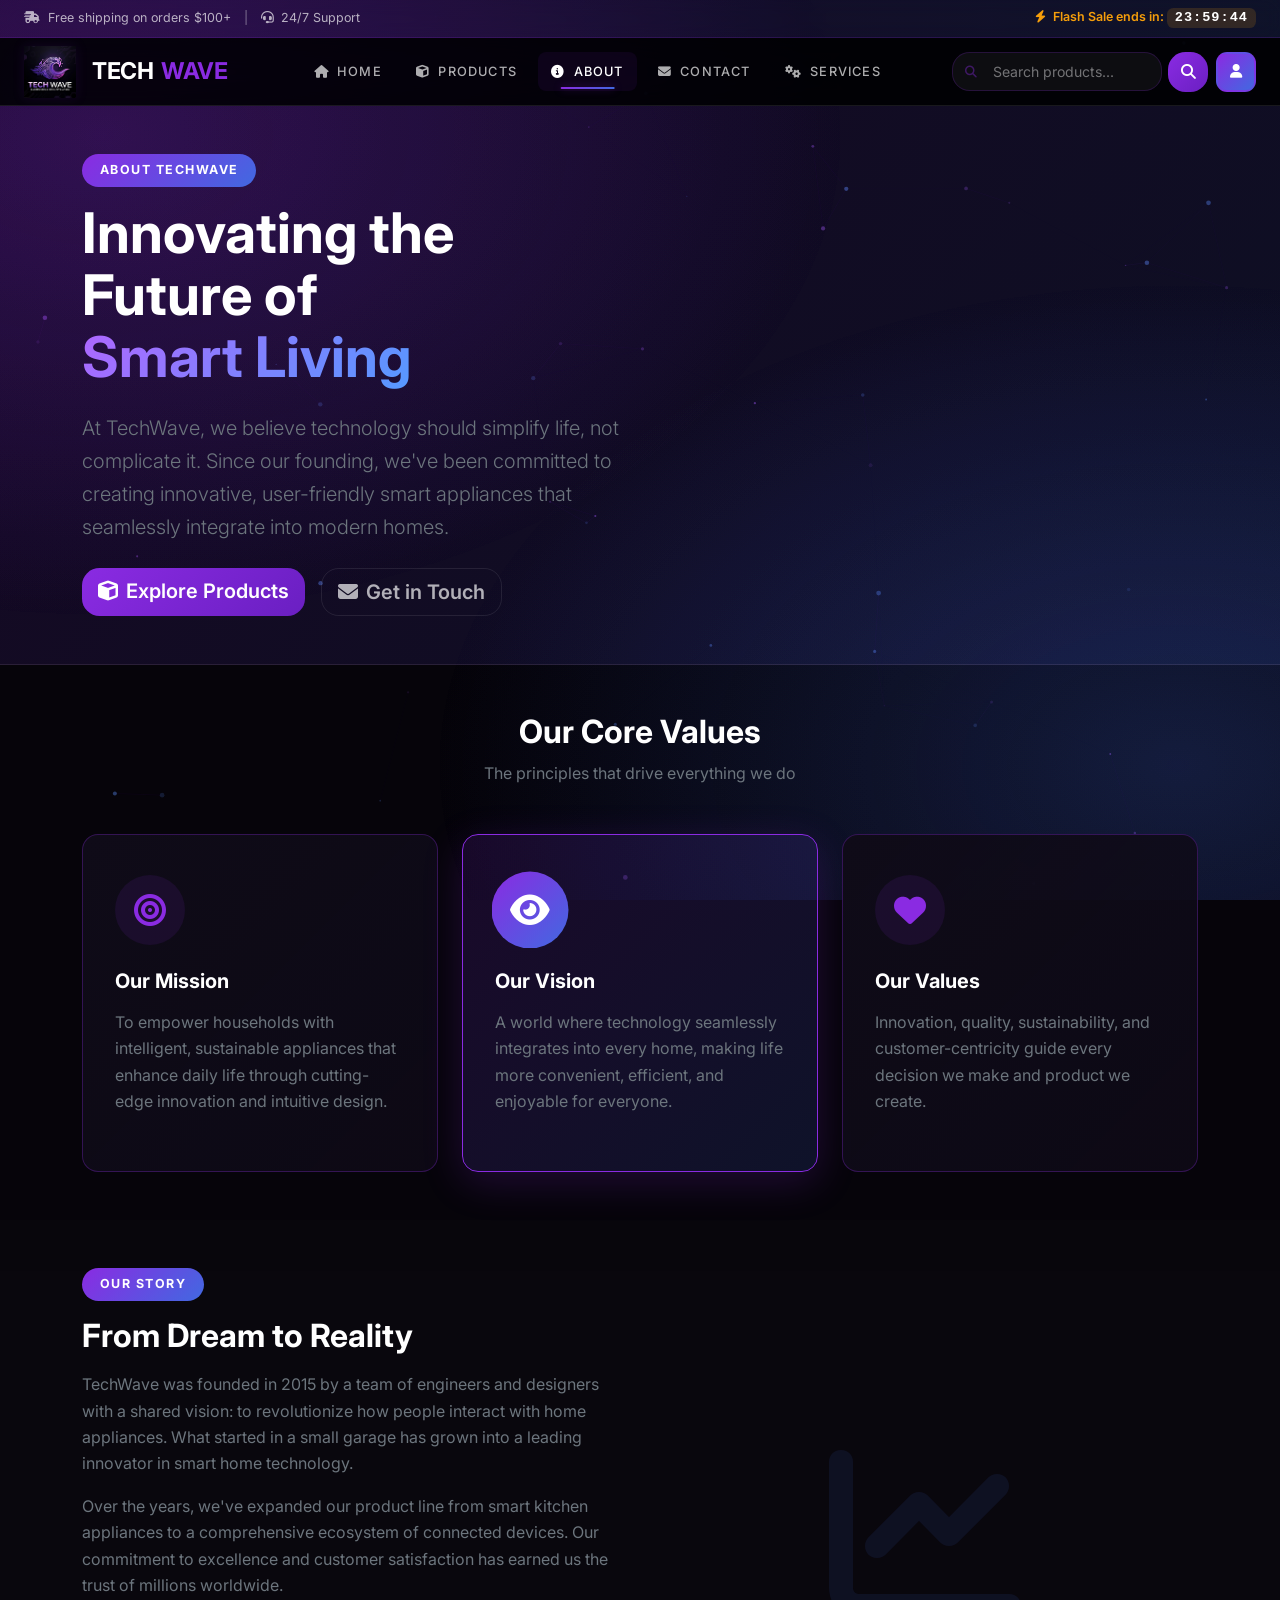
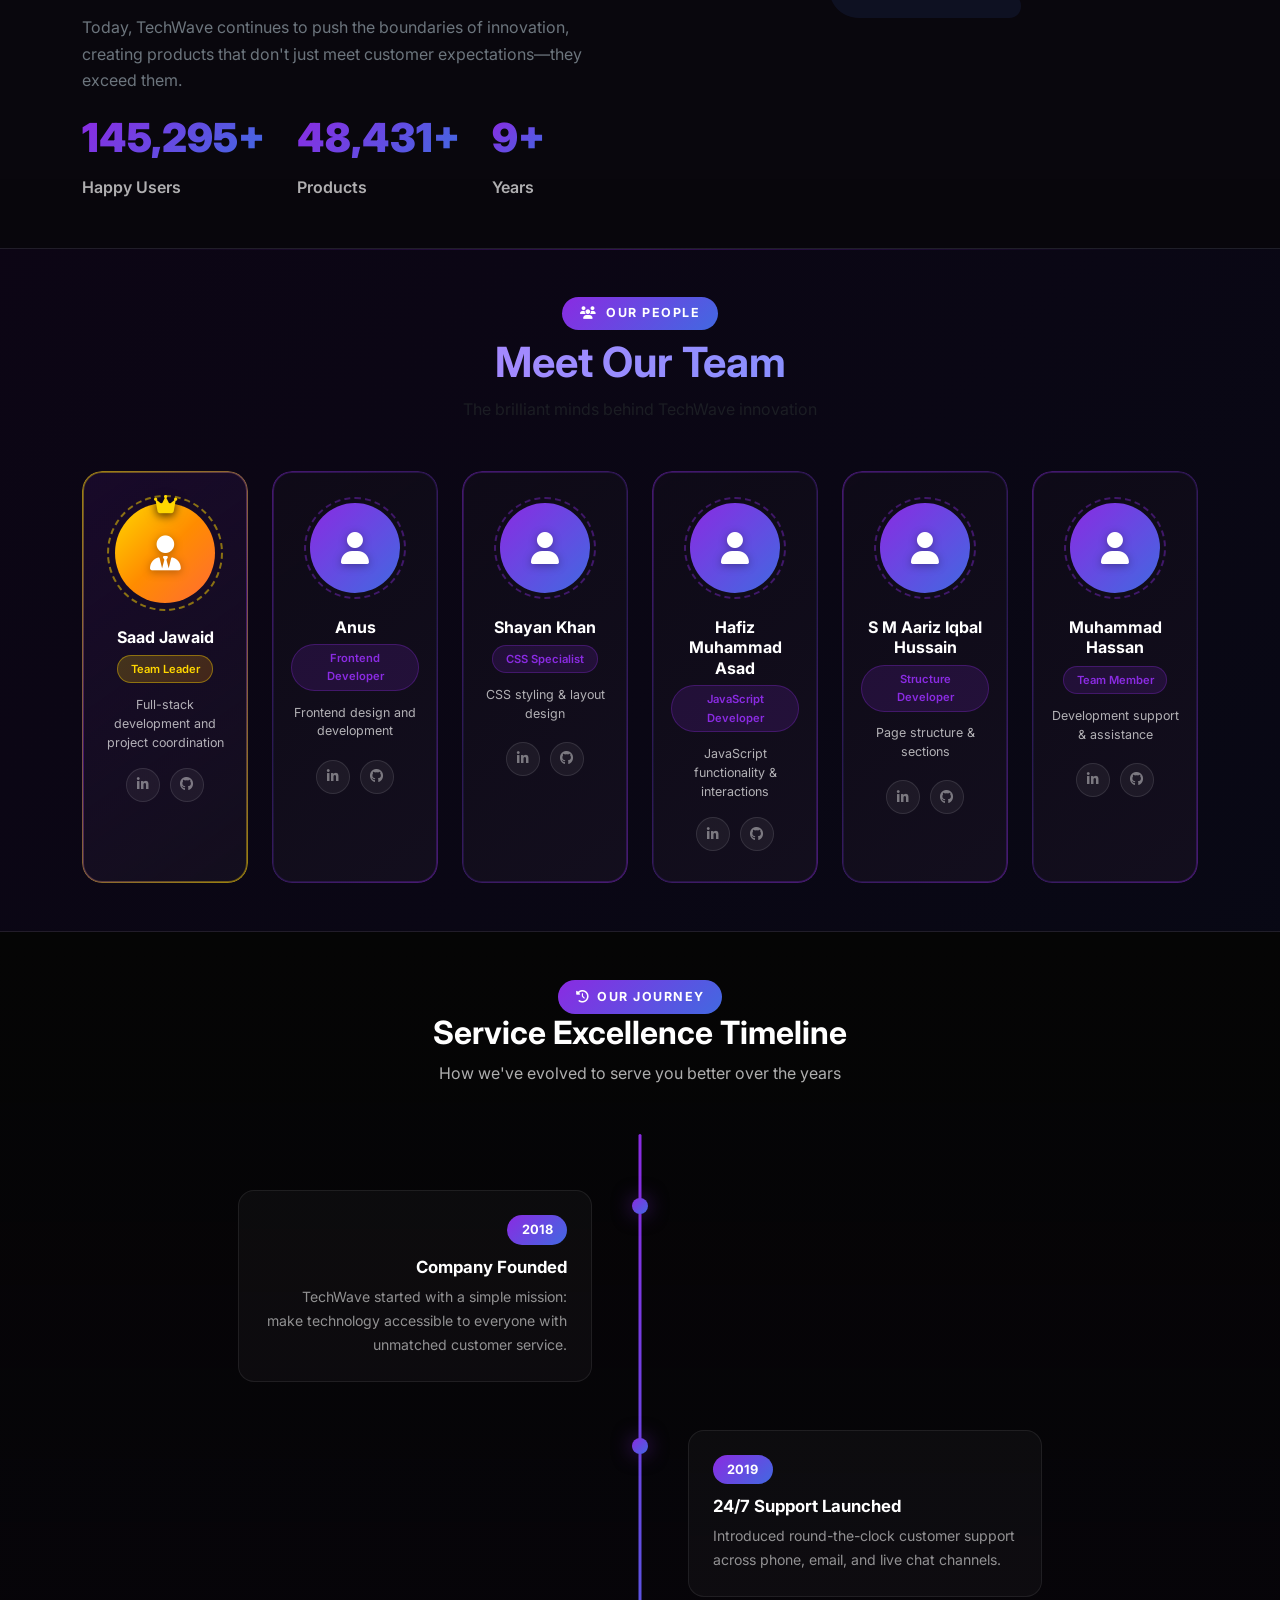
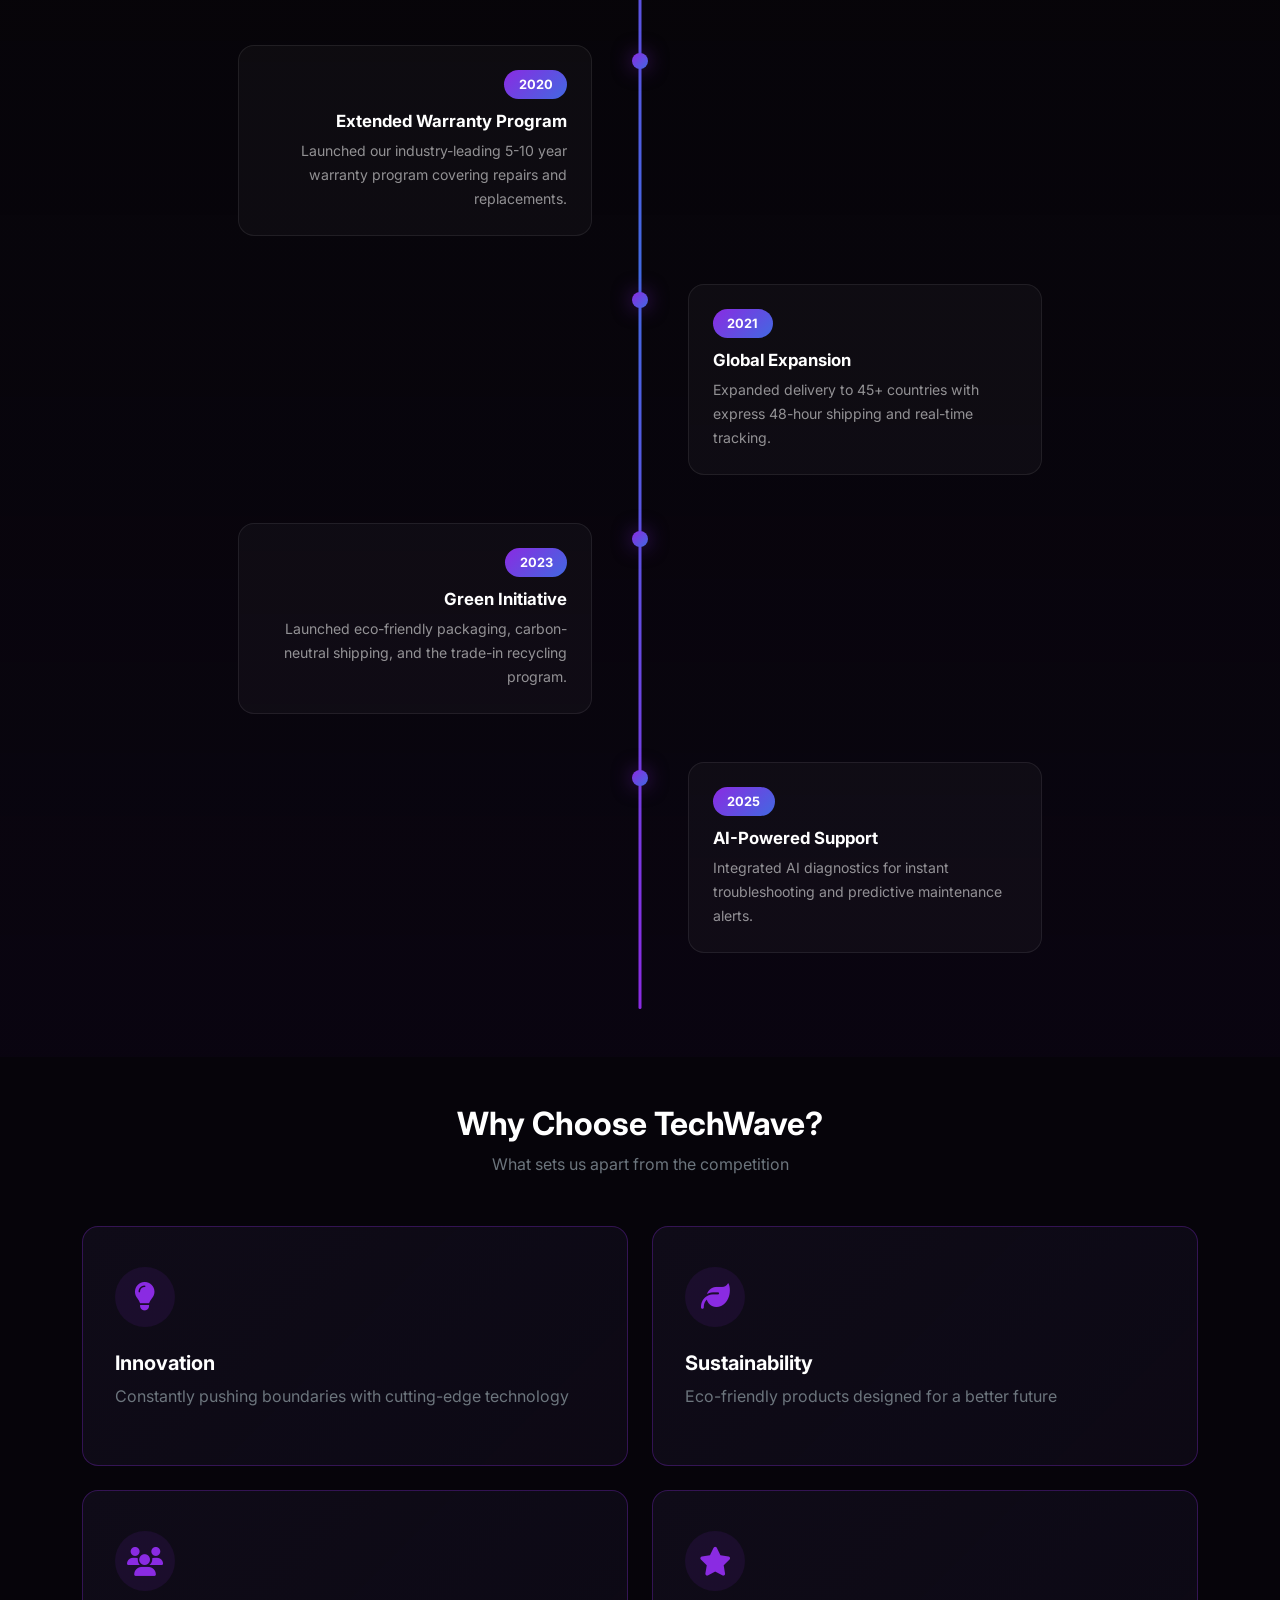
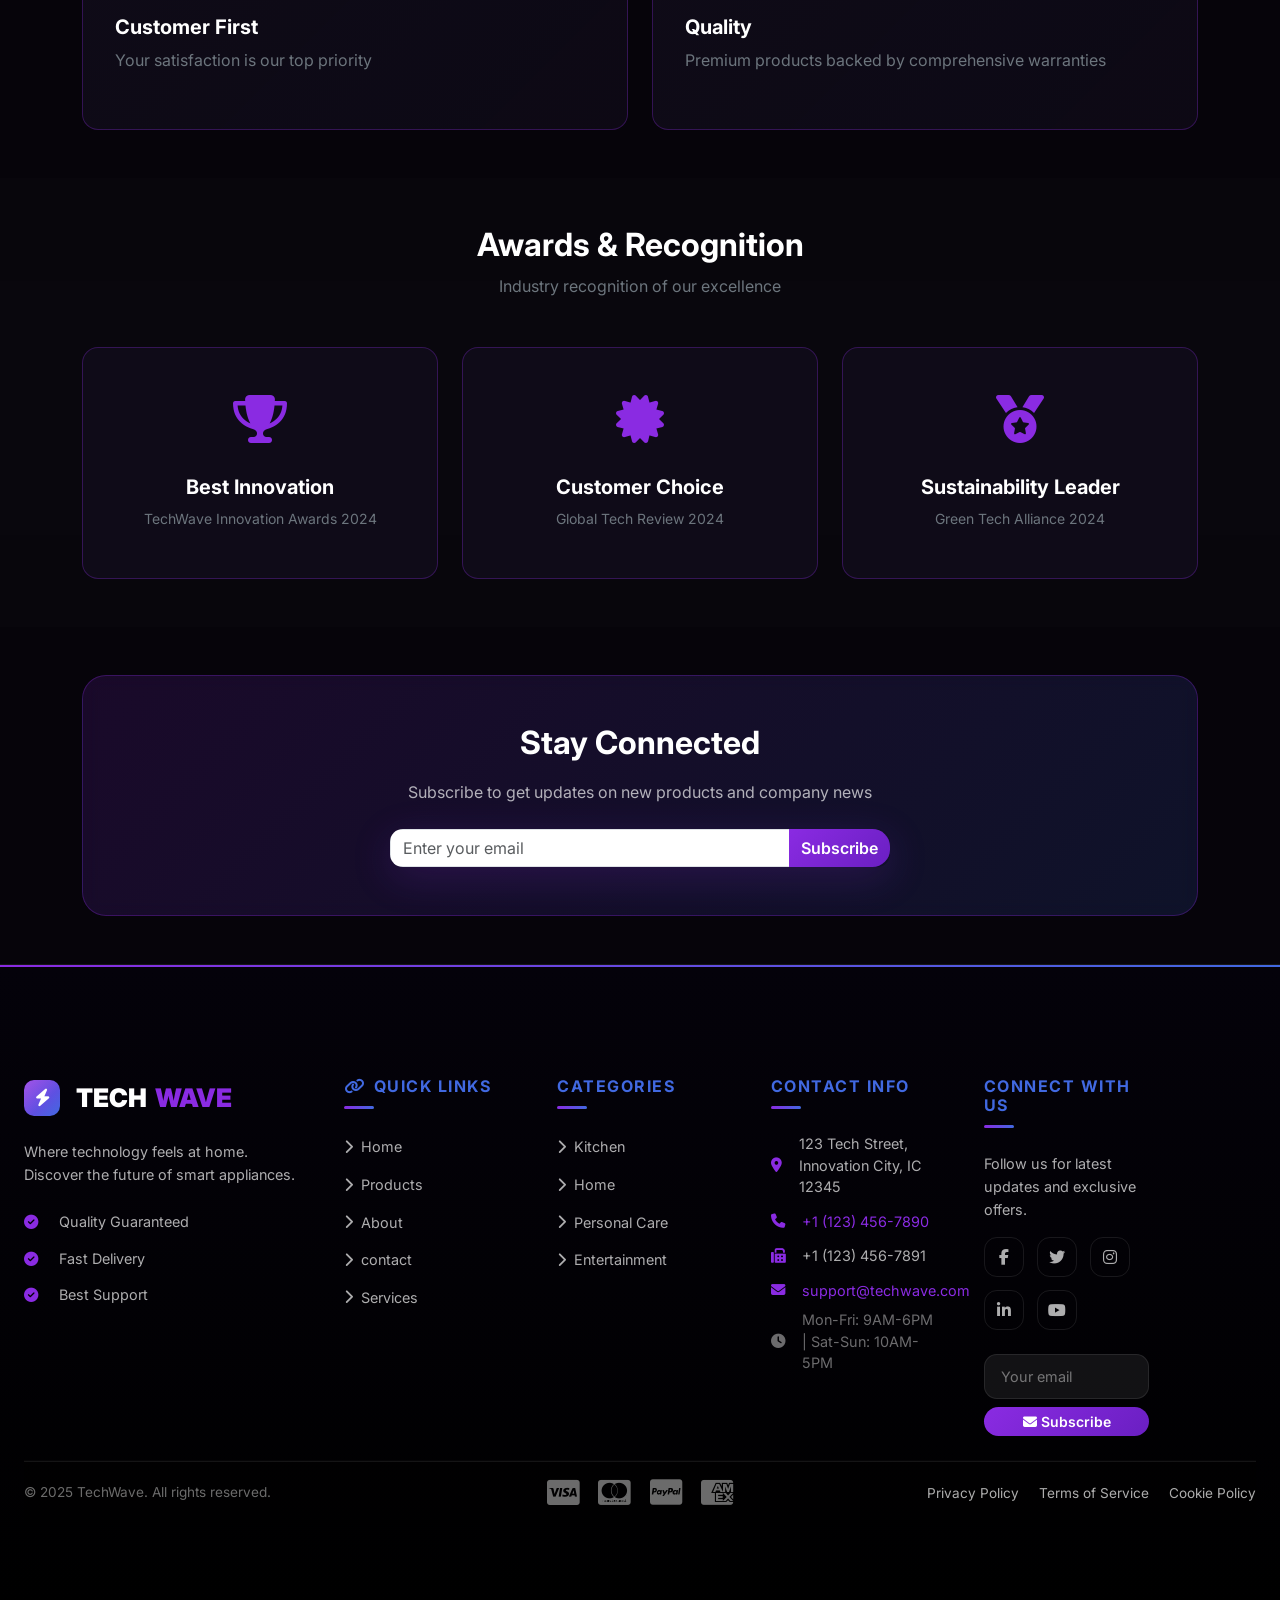
<file: about.html>
<!DOCTYPE html>
<html lang="en">
<head>
    <meta charset="UTF-8">
    <meta name="viewport" content="width=device-width, initial-scale=1.0">
    <meta name="description" content="About TechWave - Our Mission, Vision & Team">
    <title>About Us | TechWave - Where Technology Meets Innovation</title>
    
    <link href="https://cdn.jsdelivr.net/npm/bootstrap@5.3.0/dist/css/bootstrap.min.css" rel="stylesheet">
    
    <link href="https://fonts.googleapis.com/css2?family=Inter:wght@300;400;600;700;900&display=swap" rel="stylesheet">
    
    <link rel="stylesheet" href="https://cdnjs.cloudflare.com/ajax/libs/font-awesome/6.4.0/css/all.min.css">
    
    <link href="https://unpkg.com/aos@2.3.1/dist/aos.css" rel="stylesheet">
    
<link rel="stylesheet" href="style.css">
<link rel="stylesheet" href="about.css">
</head>
<body>

  <canvas id="particleCanvas"></canvas>
  <div class="glow-bg"></div>
  <div class="toast-container" id="toastContainer"></div>
  

  <canvas id="particleCanvas"></canvas>
<div class="glow-bg"></div>
<div class="toast-container position-fixed top-0 end-0 p-3" id="toastContainer"></div>

<div class="top-bar">
    <div class="container-fluid px-4">
        <div class="top-bar-inner">
            <div class="top-bar-left">
                <span><i class="fas fa-shipping-fast me-1"></i> Free shipping on orders $100+</span>
                <span class="top-bar-divider">|</span>
                <span><i class="fas fa-headset me-1"></i> 24/7 Support</span>
            </div>
            <div class="top-bar-right">
                <span class="top-bar-timer">
                    <i class="fas fa-bolt me-1"></i> Flash Sale ends in:
                    <strong id="countdownTimer">00:00:00</strong>
                </span>
            </div>
        </div>
    </div>
</div>

<nav class="navbar navbar-expand-lg navbar-dark" id="mainNavbar">
    <div class="container-fluid px-4">
       <a class="navbar-brand fw-bold d-flex align-items-center" href="index.html">
            <img src="logo and bg imagies/t7kWXK7Wj.jpg" alt="TechWave Logo" class="navbar-logo me-2">
            TECH<span class="brand-wave">WAVE</span>
        </a>
        <button class="navbar-toggler border-0" type="button" data-bs-toggle="collapse" data-bs-target="#navbarNav" aria-controls="navbarNav" aria-expanded="false" aria-label="Toggle navigation">
            <span class="navbar-toggler-icon"></span>
        </button>
        <div class="collapse navbar-collapse" id="navbarNav">
            <ul class="navbar-nav mx-auto nav-spacing">
                <li class="nav-item"><a class="nav-link" href="index.html"><i class="fas fa-home me-2"></i>Home</a></li>
                <li class="nav-item"><a class="nav-link" href="product.html"><i class="fas fa-cube me-2"></i>Products</a></li>
                <li class="nav-item"><a class="nav-link active" href="about.html"><i class="fas fa-info-circle me-2"></i>About</a></li>
                <li class="nav-item"><a class="nav-link" href="contact.html"><i class="fas fa-envelope me-2"></i>Contact</a></li>
                <li class="nav-item"><a class="nav-link" href="services.html"><i class="fas fa-cogs me-2"></i>Services</a></li>
            </ul>

            <div class="d-flex align-items-center gap-2 flex-wrap navbar-right-section">
                <form class="d-flex search-form-enhanced position-relative" id="searchForm" 
      onsubmit="return false;" action="javascript:void(0);">
    <div class="search-wrapper-enhanced">
        <input class="form-control search-input-enhanced" type="search" 
               id="searchInput" placeholder="Search products..." 
               aria-label="Search" autocomplete="off">
        <div class="search-suggestions" id="searchSuggestions" 
             style="display:none;"></div>
        <button class="btn btn-search-enhanced" type="button">
            <i class="fas fa-search"></i>
        </button>
    </div>
</form>

                <div class="nav-icons-group">
                    <button class="btn btn-primary profile-nav-btn" data-bs-toggle="modal" data-bs-target="#profileModal" title="Profile">
                        <i class="fas fa-user"></i>
                    </button>
                </div>
            </div>
        </div>
    </div>
</nav>

<div class="modal fade" id="profileModal" tabindex="-1" aria-labelledby="profileModalLabel" aria-hidden="true">
  <div class="modal-dialog modal-lg modal-dialog-centered modal-dialog-scrollable">
    <div class="modal-content">
      <div class="modal-header border-bottom border-secondary">
        <h5 class="modal-title" id="profileModalLabel"><i class="fas fa-user-circle me-2"></i>My Account</h5>
        <button type="button" class="btn-close btn-close-white" data-bs-dismiss="modal" aria-label="Close"></button>
      </div>
      <div class="modal-body p-0">
        <ul class="nav nav-tabs nav-tabs-custom justify-content-center" id="profileTabs" role="tablist">
          <li class="nav-item" role="presentation" id="loginTabItem">
            <button class="nav-link active" id="login-tab" data-bs-toggle="tab"
                    data-bs-target="#loginPane" type="button" role="tab" aria-selected="true">
              <i class="fas fa-sign-in-alt me-2"></i>Login
            </button>
          </li>
          <li class="nav-item" role="presentation" id="profileDataTabItem" style="display:none;">
            <button class="nav-link" id="profile-data-tab" data-bs-toggle="tab"
                    data-bs-target="#profilePane" type="button" role="tab" aria-selected="false">
              <i class="fas fa-user me-2"></i>Profile
            </button>
          </li>
          <li class="nav-item" role="presentation">
            <button class="nav-link" id="cart-tab" data-bs-toggle="tab"
                    data-bs-target="#cartPane" type="button" role="tab" aria-selected="false">
              <i class="fas fa-shopping-cart me-2"></i>Cart <span id="cartTabCount"></span>
            </button>
          </li>
          <li class="nav-item" role="presentation">
            <button class="nav-link" id="wishlist-tab" data-bs-toggle="tab"
                    data-bs-target="#wishlistPane" type="button" role="tab" aria-selected="false">
              <i class="fas fa-heart me-2"></i>Wishlist <span id="wishlistTabCount"></span>
            </button>
          </li>
        </ul>
        
        <div class="tab-content" id="profileTabContent">
          <div class="tab-pane fade show active" id="loginPane" role="tabpanel">
            <div class="auth-container">
              <div class="auth-forms-wrapper">
                
                <div class="auth-form-container" id="loginFormContainer">
                  <div class="auth-header">
                    <div class="auth-icon">
                      <i class="fas fa-user-circle"></i>
                    </div>
                    <h3>Welcome Back!</h3>
                    <p>Sign in to continue to TechWave</p>
                  </div>

                  <div class="social-login">
                    <button type="button" class="btn-social btn-google" onclick="socialLogin('google')">
                      <i class="fab fa-google"></i>
                      <span>Google</span>
                    </button>
                    <button type="button" class="btn-social btn-facebook" onclick="socialLogin('facebook')">
                      <i class="fab fa-facebook-f"></i>
                      <span>Facebook</span>
                    </button>
                    <button type="button" class="btn-social btn-apple" onclick="socialLogin('apple')">
                      <i class="fab fa-apple"></i>
                      <span>Apple</span>
                    </button>
                  </div>

                  <div class="auth-divider">
                    <span>or continue with email</span>
                  </div>

                  <form id="loginForm" class="auth-form" novalidate>
                    <div class="form-floating-custom">
                      <div class="input-icon-wrapper">
                        <i class="fas fa-envelope input-icon"></i>
                        <input type="email" class="form-control auth-input" id="loginEmail"
                               placeholder="Email address" required autocomplete="email">
                        <label for="loginEmail">Email address</label>
                        <div class="input-focus-effect"></div>
                      </div>
                      <div class="invalid-feedback">Please enter a valid email address.</div>
                    </div>

                    <div class="form-floating-custom">
                      <div class="input-icon-wrapper">
                        <i class="fas fa-lock input-icon"></i>
                        <input type="password" class="form-control auth-input" id="loginPassword"
                               placeholder="Password" required minlength="4" autocomplete="current-password">
                        <label for="loginPassword">Password</label>
                        <button type="button" class="btn-toggle-password" onclick="togglePassword('loginPassword', this)">
                          <i class="fas fa-eye"></i>
                        </button>
                        <div class="input-focus-effect"></div>
                      </div>
                      <div class="invalid-feedback">Password is required.</div>
                    </div>

                    <div class="auth-options">
                      <label class="custom-checkbox">
                        <input type="checkbox" id="rememberMe">
                        <span class="checkmark"></span>
                        <span class="checkbox-label">Remember me</span>
                      </label>
                      <a href="#" class="forgot-link" onclick="showForgotPassword();return false;">Forgot password?</a>
                    </div>

                    <button type="submit" class="btn btn-auth btn-primary">
                      <span class="btn-text">Sign In</span>
                      <span class="btn-loader"><i class="fas fa-spinner fa-spin"></i></span>
                      <i class="fas fa-arrow-right btn-arrow"></i>
                    </button>
                  </form>

                  <div class="auth-footer">
                    <p>Don't have an account? 
                      <a href="#" class="auth-switch-link" onclick="switchAuthForm('signup');return false;">
                        Create one <i class="fas fa-arrow-right ms-1"></i>
                      </a>
                    </p>
                  </div>

                  <div class="security-badge">
                    <i class="fas fa-shield-alt"></i>
                    <span>Protected by 256-bit SSL encryption</span>
                  </div>
                </div>

                <div class="auth-form-container" id="signupFormContainer" style="display:none;">
                  <div class="auth-header">
                    <div class="auth-icon signup-icon">
                      <i class="fas fa-user-plus"></i>
                    </div>
                    <h3>Create Account</h3>
                    <p>Join TechWave and start shopping</p>
                  </div>

                  <div class="social-login">
                    <button type="button" class="btn-social btn-google" onclick="socialLogin('google')">
                      <i class="fab fa-google"></i>
                      <span>Google</span>
                    </button>
                    <button type="button" class="btn-social btn-facebook" onclick="socialLogin('facebook')">
                      <i class="fab fa-facebook-f"></i>
                      <span>Facebook</span>
                    </button>
                    <button type="button" class="btn-social btn-apple" onclick="socialLogin('apple')">
                      <i class="fab fa-apple"></i>
                      <span>Apple</span>
                    </button>
                  </div>

                  <div class="auth-divider">
                    <span>or register with email</span>
                  </div>

                  <form id="signupForm" class="auth-form" novalidate>
                    <div class="form-floating-custom">
                      <div class="input-icon-wrapper">
                        <i class="fas fa-user input-icon"></i>
                        <input type="text" class="form-control auth-input" id="signupName"
                               placeholder="Full name" required minlength="2" autocomplete="name">
                        <label for="signupName">Full name</label>
                        <div class="input-focus-effect"></div>
                        <div class="input-success-icon"><i class="fas fa-check-circle"></i></div>
                      </div>
                      <div class="invalid-feedback">Name must be at least 2 characters.</div>
                    </div>

                    <div class="form-floating-custom">
                      <div class="input-icon-wrapper">
                        <i class="fas fa-envelope input-icon"></i>
                        <input type="email" class="form-control auth-input" id="signupEmail"
                               placeholder="Email address" required autocomplete="email">
                        <label for="signupEmail">Email address</label>
                        <div class="input-focus-effect"></div>
                        <div class="input-success-icon"><i class="fas fa-check-circle"></i></div>
                      </div>
                      <div class="invalid-feedback">Please enter a valid email address.</div>
                    </div>

                    <div class="form-floating-custom">
                      <div class="input-icon-wrapper">
                        <i class="fas fa-lock input-icon"></i>
                        <input type="password" class="form-control auth-input" id="signupPassword"
                               placeholder="Password" required minlength="6" autocomplete="new-password">
                        <label for="signupPassword">Password</label>
                        <button type="button" class="btn-toggle-password" onclick="togglePassword('signupPassword', this)">
                          <i class="fas fa-eye"></i>
                        </button>
                        <div class="input-focus-effect"></div>
                      </div>
                      <div class="password-strength-container" id="passwordStrengthContainer">
                        <div class="password-strength-bar">
                          <div class="password-strength-fill" id="passwordStrengthFill"></div>
                        </div>
                        <div class="password-strength-text">
                          <span id="passwordStrengthText">Password strength</span>
                          <span id="passwordStrengthLabel"></span>
                        </div>
                        <div class="password-requirements">
                          <div class="requirement" id="req-length">
                            <i class="fas fa-circle"></i> At least 6 characters
                          </div>
                          <div class="requirement" id="req-upper">
                            <i class="fas fa-circle"></i> One uppercase letter
                          </div>
                          <div class="requirement" id="req-number">
                            <i class="fas fa-circle"></i> One number
                          </div>
                          <div class="requirement" id="req-special">
                            <i class="fas fa-circle"></i> One special character
                          </div>
                        </div>
                      </div>
                      <div class="invalid-feedback">Password must be at least 6 characters.</div>
                    </div>

                    <div class="form-floating-custom">
                      <div class="input-icon-wrapper">
                        <i class="fas fa-lock input-icon"></i>
                        <input type="password" class="form-control auth-input" id="signupConfirmPassword"
                               placeholder="Confirm password" required autocomplete="new-password">
                        <label for="signupConfirmPassword">Confirm password</label>
                        <button type="button" class="btn-toggle-password" onclick="togglePassword('signupConfirmPassword', this)">
                          <i class="fas fa-eye"></i>
                        </button>
                        <div class="input-focus-effect"></div>
                        <div class="input-success-icon"><i class="fas fa-check-circle"></i></div>
                      </div>
                      <div class="invalid-feedback" id="confirmPasswordFeedback">Passwords do not match.</div>
                    </div>

                    <div class="auth-options">
                      <label class="custom-checkbox">
                        <input type="checkbox" id="agreeTerms" required>
                        <span class="checkmark"></span>
                        <span class="checkbox-label">I agree to the <a href="#" onclick="showToast('Terms page coming soon!','info');return false;">Terms of Service</a> and <a href="#" onclick="showToast('Privacy page coming soon!','info');return false;">Privacy Policy</a></span>
                      </label>
                    </div>

                    <button type="submit" class="btn btn-auth btn-primary">
                      <span class="btn-text">Create Account</span>
                      <span class="btn-loader"><i class="fas fa-spinner fa-spin"></i></span>
                      <i class="fas fa-arrow-right btn-arrow"></i>
                    </button>
                  </form>

                  <div class="auth-footer">
                    <p>Already have an account? 
                      <a href="#" class="auth-switch-link" onclick="switchAuthForm('login');return false;">
                        Sign in <i class="fas fa-arrow-right ms-1"></i>
                      </a>
                    </p>
                  </div>

                  <div class="security-badge">
                    <i class="fas fa-shield-alt"></i>
                    <span>Your data is protected & secure</span>
                  </div>
                </div>

                <div class="auth-form-container" id="forgotPasswordContainer" style="display:none;">
                  <div class="auth-header">
                    <div class="auth-icon forgot-icon">
                      <i class="fas fa-key"></i>
                    </div>
                    <h3>Forgot Password?</h3>
                    <p>No worries! Enter your email and we'll send you reset instructions.</p>
                  </div>

                  <form id="forgotPasswordForm" class="auth-form" novalidate>
                    <div class="form-floating-custom">
                      <div class="input-icon-wrapper">
                        <i class="fas fa-envelope input-icon"></i>
                        <input type="email" class="form-control auth-input" id="forgotEmail"
                               placeholder="Email address" required autocomplete="email">
                        <label for="forgotEmail">Email address</label>
                        <div class="input-focus-effect"></div>
                      </div>
                      <div class="invalid-feedback">Please enter a valid email address.</div>
                    </div>

                    <button type="submit" class="btn btn-auth btn-primary">
                      <span class="btn-text">Send Reset Link</span>
                      <span class="btn-loader"><i class="fas fa-spinner fa-spin"></i></span>
                      <i class="fas fa-paper-plane btn-arrow"></i>
                    </button>
                  </form>

                  <div class="auth-footer">
                    <p>Remember your password? 
                      <a href="#" class="auth-switch-link" onclick="switchAuthForm('login');return false;">
                        <i class="fas fa-arrow-left me-1"></i> Back to login
                      </a>
                    </p>
                  </div>
                </div>

              </div>
            </div>
          </div>
          
          <div class="tab-pane fade" id="profilePane" role="tabpanel">
            <div id="profileInfo" class="p-4">
              <p class="text-secondary text-center py-4">Please login to view your profile.</p>
            </div>
          </div>
          
          <div class="tab-pane fade" id="cartPane" role="tabpanel">
            <div class="p-4">
              <div id="cartContent">
                <div class="empty-state">
                  <div class="empty-state-icon"><i class="fas fa-shopping-cart"></i></div>
                  <h5>Your cart is empty</h5>
                  <p>Browse products and add items!</p>
                </div>
              </div>
              <div id="cartTotal" style="display:none;" class="mt-3 pt-3 border-top border-secondary">
                <div class="checkout-summary">
                  <div class="checkout-row"><span>Subtotal</span><span id="cartSubtotal">$0.00</span></div>
                  <div class="checkout-row"><span>Shipping</span><span id="cartShipping">Free</span></div>
                  <div class="checkout-row"><span>Tax (8%)</span><span id="cartTax">$0.00</span></div>
                  <div class="checkout-row total"><span>Total</span><span class="checkout-val" id="cartTotalAmount">$0.00</span></div>
                </div>
                <button class="btn btn-primary w-100 mb-2" id="checkoutBtn" onclick="processCheckout()">
                  <i class="fas fa-lock me-2"></i>Proceed to Checkout
                </button>
                <button class="btn btn-outline-danger w-100 btn-sm" onclick="clearCart()">
                  <i class="fas fa-trash-alt me-2"></i>Clear Cart
                </button>
              </div>
            </div>
          </div>
          
          <div class="tab-pane fade" id="wishlistPane" role="tabpanel">
            <div class="p-4">
              <div id="wishlistContent">
                <div class="empty-state">
                  <div class="empty-state-icon"><i class="fas fa-heart"></i></div>
                  <h5>Your wishlist is empty</h5>
                  <p>Click the ♥ on products you love!</p>
                </div>
              </div>
              <div id="wishlistActions" style="display:none;" class="mt-3 pt-3 border-top border-secondary">
                <button class="btn btn-primary w-100 mb-2" onclick="addAllWishlistToCart()">
                  <i class="fas fa-cart-plus me-2"></i>Add All to Cart
                </button>
                <button class="btn btn-outline-danger w-100 btn-sm" onclick="clearWishlist()">
                  <i class="fas fa-trash-alt me-2"></i>Clear Wishlist
                </button>
              </div>
            </div>
          </div>
        </div>
      </div>
    </div>
  </div>
</div>

    <section class="about-hero py-5">
        <div class="container">
            <div class="row align-items-center min-vh-50">
                <div class="col-lg-6" data-aos="fade-right">
                    <span class="section-badge">About TechWave</span>
                    <h1 class="display-4 fw-bold mt-3 mb-4">
                        Innovating the Future of<br>
                        <span class="gradient-text">Smart Living</span>
                    </h1>
                    <p class="lead text-secondary mb-4">
                        At TechWave, we believe technology should simplify life, not complicate it. Since our founding, we've been committed to creating innovative, user-friendly smart appliances that seamlessly integrate into modern homes.
                    </p>
                    <div class="d-flex gap-3 flex-wrap">
                        <a href="product.html" class="btn btn-primary btn-lg">
                            <i class="fas fa-cube me-2"></i>Explore Products
                        </a>
                        <a href="contact.html" class="btn btn-outline-light btn-lg">
                            <i class="fas fa-envelope me-2"></i>Get in Touch
                        </a>
                    </div>
                </div>
                <div class="col-lg-6" data-aos="fade-left">
                    <div class="about-hero-image">
                        <i class="fas fa-lightbulb-on"></i>
                    </div>
                </div>
            </div>
        </div>
    </section>

    <main>
        <section class="mvv-section py-5">
            <div class="container">
                <div class="text-center mb-5" data-aos="fade-up">
                    <h2 class="fw-bold mb-2">Our Core Values</h2>
                    <p class="text-secondary">The principles that drive everything we do</p>
                </div>

                <div class="row g-4">
                    <div class="col-lg-4" data-aos="fade-up" data-aos-delay="0">
                        <div class="mvv-card">
                            <div class="mvv-icon">
                                <i class="fas fa-bullseye"></i>
                            </div>
                            <h5 class="fw-bold mb-3">Our Mission</h5>
                            <p class="text-secondary">
                                To empower households with intelligent, sustainable appliances that enhance daily life through cutting-edge innovation and intuitive design.
                            </p>
                        </div>
                    </div>

                    <div class="col-lg-4" data-aos="fade-up" data-aos-delay="100">
                        <div class="mvv-card featured">
                            <div class="mvv-icon featured-icon">
                                <i class="fas fa-eye"></i>
                            </div>
                            <h5 class="fw-bold mb-3">Our Vision</h5>
                            <p class="text-secondary">
                                A world where technology seamlessly integrates into every home, making life more convenient, efficient, and enjoyable for everyone.
                            </p>
                        </div>
                    </div>

                    <div class="col-lg-4" data-aos="fade-up" data-aos-delay="200">
                        <div class="mvv-card">
                            <div class="mvv-icon">
                                <i class="fas fa-heart"></i>
                            </div>
                            <h5 class="fw-bold mb-3">Our Values</h5>
                            <p class="text-secondary">
                                Innovation, quality, sustainability, and customer-centricity guide every decision we make and product we create.
                            </p>
                        </div>
                    </div>
                </div>
            </div>
        </section>

        <section class="story-section py-5">
            <div class="container">
                <div class="row g-4 align-items-center">
                    <div class="col-lg-6" data-aos="fade-right">
                        <div class="story-content">
                            <span class="section-badge">Our Story</span>
                            <h2 class="fw-bold mt-3 mb-3">From Dream to Reality</h2>
                            <p class="text-secondary mb-3">
                                TechWave was founded in 2015 by a team of engineers and designers with a shared vision: to revolutionize how people interact with home appliances. What started in a small garage has grown into a leading innovator in smart home technology.
                            </p>
                            <p class="text-secondary mb-3">
                                Over the years, we've expanded our product line from smart kitchen appliances to a comprehensive ecosystem of connected devices. Our commitment to excellence and customer satisfaction has earned us the trust of millions worldwide.
                            </p>
                            <p class="text-secondary">
                                Today, TechWave continues to push the boundaries of innovation, creating products that don't just meet customer expectations—they exceed them.
                            </p>
                            <div class="story-stats mt-4">
                                <div class="stat">
                                    <div class="stat-number">150,000+</div>
                                    <div class="stat-label">Happy Users</div>
                                </div>
                                <div class="stat">
                                    <div class="stat-number">50000+</div>
                                    <div class="stat-label">Products</div>
                                </div>
                                <div class="stat">
                                    <div class="stat-number">10+</div>
                                    <div class="stat-label">Years</div>
                                </div>
                            </div>
                        </div>
                    </div>
                    <div class="col-lg-6" data-aos="fade-left">
                        <div class="story-image">
                            <i class="fas fa-chart-line"></i>
                        </div>
                    </div>
                </div>
            </div>
        </section>

<section class="team-section py-5" id="team">
  <div class="container">
    <div class="section-header text-center mb-5">
      <span class="section-badge"><i class="fas fa-users me-1"></i> Our People</span>
      <h2 class="fw-bold mt-2 mb-2">Meet Our Team</h2>
      <p class="text-muted">The brilliant minds behind TechWave innovation</p>
    </div>

    <div class="team-grid-container">
      <div class="team-member-card team-leader-card animate-slide-up">
        <div class="card-glow"></div>
        <div class="card-border"></div>
        <div class="member-avatar leader-avatar">
          <i class="fas fa-user-tie"></i>
          <div class="avatar-ring"></div>
          <div class="leader-crown"><i class="fas fa-crown"></i></div>
        </div>
        <div class="member-content">
          <h4 class="member-name">Saad Jawaid</h4>
          <span class="member-role leader-role">Team Leader</span>
          <p class="member-desc">Full-stack development and project coordination</p>
          <div class="member-socials">
            <a href="#" onclick="showToast('LinkedIn coming soon!','info');return false;"><i class="fab fa-linkedin-in"></i></a>
            <a href="#" onclick="showToast('GitHub coming soon!','info');return false;"><i class="fab fa-github"></i></a>
          </div>
        </div>
        <div class="card-shine"></div>
      </div>

      <div class="team-member-card animate-slide-up">
        <div class="card-glow"></div>
        <div class="card-border"></div>
        <div class="member-avatar">
          <i class="fas fa-user"></i>
          <div class="avatar-ring"></div>
        </div>
        <div class="member-content">
          <h4 class="member-name">Anus</h4>
          <span class="member-role">Frontend Developer</span>
          <p class="member-desc">Frontend design and development</p>
          <div class="member-socials">
            <a href="#" onclick="showToast('LinkedIn coming soon!','info');return false;"><i class="fab fa-linkedin-in"></i></a>
            <a href="#" onclick="showToast('GitHub coming soon!','info');return false;"><i class="fab fa-github"></i></a>
          </div>
        </div>
        <div class="card-shine"></div>
      </div>

      <div class="team-member-card animate-slide-up">
        <div class="card-glow"></div>
        <div class="card-border"></div>
        <div class="member-avatar">
          <i class="fas fa-user"></i>
          <div class="avatar-ring"></div>
        </div>
        <div class="member-content">
          <h4 class="member-name">Shayan Khan</h4>
          <span class="member-role">CSS Specialist</span>
          <p class="member-desc">CSS styling & layout design</p>
          <div class="member-socials">
            <a href="#" onclick="showToast('LinkedIn coming soon!','info');return false;"><i class="fab fa-linkedin-in"></i></a>
            <a href="#" onclick="showToast('GitHub coming soon!','info');return false;"><i class="fab fa-github"></i></a>
          </div>
        </div>
        <div class="card-shine"></div>
      </div>

      <div class="team-member-card animate-slide-up">
        <div class="card-glow"></div>
        <div class="card-border"></div>
        <div class="member-avatar">
          <i class="fas fa-user"></i>
          <div class="avatar-ring"></div>
        </div>
        <div class="member-content">
          <h4 class="member-name">Hafiz Muhammad Asad</h4>
          <span class="member-role">JavaScript Developer</span>
          <p class="member-desc">JavaScript functionality & interactions</p>
          <div class="member-socials">
            <a href="#" onclick="showToast('LinkedIn coming soon!','info');return false;"><i class="fab fa-linkedin-in"></i></a>
            <a href="#" onclick="showToast('GitHub coming soon!','info');return false;"><i class="fab fa-github"></i></a>
          </div>
        </div>
        <div class="card-shine"></div>
      </div>

      <div class="team-member-card animate-slide-up">
        <div class="card-glow"></div>
        <div class="card-border"></div>
        <div class="member-avatar">
          <i class="fas fa-user"></i>
          <div class="avatar-ring"></div>
        </div>
        <div class="member-content">
          <h4 class="member-name">S M Aariz Iqbal Hussain</h4>
          <span class="member-role">Structure Developer</span>
          <p class="member-desc">Page structure & sections</p>
          <div class="member-socials">
            <a href="#" onclick="showToast('LinkedIn coming soon!','info');return false;"><i class="fab fa-linkedin-in"></i></a>
            <a href="#" onclick="showToast('GitHub coming soon!','info');return false;"><i class="fab fa-github"></i></a>
          </div>
        </div>
        <div class="card-shine"></div>
      </div>

      <div class="team-member-card animate-slide-up">
        <div class="card-glow"></div>
        <div class="card-border"></div>
        <div class="member-avatar">
          <i class="fas fa-user"></i>
          <div class="avatar-ring"></div>
        </div>
        <div class="member-content">
          <h4 class="member-name">Muhammad Hassan</h4>
          <span class="member-role">Team Member</span>
          <p class="member-desc">Development support & assistance</p>
          <div class="member-socials">
            <a href="#" onclick="showToast('LinkedIn coming soon!','info');return false;"><i class="fab fa-linkedin-in"></i></a>
            <a href="#" onclick="showToast('GitHub coming soon!','info');return false;"><i class="fab fa-github"></i></a>
          </div>
        </div>
        <div class="card-shine"></div>
      </div>
    </div>
  </div>
</section>

       <section class="timeline-section py-5">
      <div class="container">
        <div class="text-center mb-5">
          <span class="section-badge"><i class="fas fa-history me-2"></i>Our Journey</span>
          <h2 class="fw-bold mb-2">Service Excellence Timeline</h2>
          <p class="text-muted-custom">How we've evolved to serve you better over the years</p>
        </div>
        <div class="timeline">
          <div class="timeline-item left">
            <div class="timeline-content">
              <div class="timeline-year">2018</div>
              <h5>Company Founded</h5>
              <p>TechWave started with a simple mission: make technology accessible to everyone with unmatched customer
                service.</p>
            </div>
          </div>
          <div class="timeline-item right">
            <div class="timeline-content">
              <div class="timeline-year">2019</div>
              <h5>24/7 Support Launched</h5>
              <p>Introduced round-the-clock customer support across phone, email, and live chat channels.</p>
            </div>
          </div>
          <div class="timeline-item left">
            <div class="timeline-content">
              <div class="timeline-year">2020</div>
              <h5>Extended Warranty Program</h5>
              <p>Launched our industry-leading 5-10 year warranty program covering repairs and replacements.</p>
            </div>
          </div>
          <div class="timeline-item right">
            <div class="timeline-content">
              <div class="timeline-year">2021</div>
              <h5>Global Expansion</h5>
              <p>Expanded delivery to 45+ countries with express 48-hour shipping and real-time tracking.</p>
            </div>
          </div>
          <div class="timeline-item left">
            <div class="timeline-content">
              <div class="timeline-year">2023</div>
              <h5>Green Initiative</h5>
              <p>Launched eco-friendly packaging, carbon-neutral shipping, and the trade-in recycling program.</p>
            </div>
          </div>
          <div class="timeline-item right">
            <div class="timeline-content">
              <div class="timeline-year">2025</div>
              <h5>AI-Powered Support</h5>
              <p>Integrated AI diagnostics for instant troubleshooting and predictive maintenance alerts.</p>
            </div>
          </div>
        </div>
      </div>
    </section>

        <section class="why-choose-us py-5">
            <div class="container">
                <div class="text-center mb-5" data-aos="fade-up">
                    <h2 class="fw-bold mb-2">Why Choose TechWave?</h2>
                    <p class="text-secondary">What sets us apart from the competition</p>
                </div>

                <div class="row g-4">
                    <div class="col-md-6" data-aos="fade-up" data-aos-delay="0">
                        <div class="why-card">
                            <div class="why-icon">
                                <i class="fas fa-lightbulb"></i>
                            </div>
                            <h5 class="fw-bold mb-2">Innovation</h5>
                            <p class="text-secondary">Constantly pushing boundaries with cutting-edge technology</p>
                        </div>
                    </div>

                    <div class="col-md-6" data-aos="fade-up" data-aos-delay="100">
                        <div class="why-card">
                            <div class="why-icon">
                                <i class="fas fa-leaf"></i>
                            </div>
                            <h5 class="fw-bold mb-2">Sustainability</h5>
                            <p class="text-secondary">Eco-friendly products designed for a better future</p>
                        </div>
                    </div>

                    <div class="col-md-6" data-aos="fade-up" data-aos-delay="200">
                        <div class="why-card">
                            <div class="why-icon">
                                <i class="fas fa-users"></i>
                            </div>
                            <h5 class="fw-bold mb-2">Customer First</h5>
                            <p class="text-secondary">Your satisfaction is our top priority</p>
                        </div>
                    </div>

                    <div class="col-md-6" data-aos="fade-up" data-aos-delay="300">
                        <div class="why-card">
                            <div class="why-icon">
                                <i class="fas fa-star"></i>
                            </div>
                            <h5 class="fw-bold mb-2">Quality</h5>
                            <p class="text-secondary">Premium products backed by comprehensive warranties</p>
                        </div>
                    </div>
                </div>
            </div>
        </section>

        <section class="awards-section py-5">
            <div class="container">
                <div class="text-center mb-5" data-aos="fade-up">
                    <h2 class="fw-bold mb-2">Awards & Recognition</h2>
                    <p class="text-secondary">Industry recognition of our excellence</p>
                </div>

                <div class="row g-4">
                    <div class="col-md-4" data-aos="zoom-in" data-aos-delay="0">
                        <div class="award-card">
                            <div class="award-icon">
                                <i class="fas fa-trophy"></i>
                            </div>
                            <h5 class="fw-bold">Best Innovation</h5>
                            <p class="text-secondary small">TechWave Innovation Awards 2024</p>
                        </div>
                    </div>

                    <div class="col-md-4" data-aos="zoom-in" data-aos-delay="100">
                        <div class="award-card">
                            <div class="award-icon">
                                <i class="fas fa-certificate"></i>
                            </div>
                            <h5 class="fw-bold">Customer Choice</h5>
                            <p class="text-secondary small">Global Tech Review 2024</p>
                        </div>
                    </div>

                    <div class="col-md-4" data-aos="zoom-in" data-aos-delay="200">
                        <div class="award-card">
                            <div class="award-icon">
                                <i class="fas fa-medal"></i>
                            </div>
                            <h5 class="fw-bold">Sustainability Leader</h5>
                            <p class="text-secondary small">Green Tech Alliance 2024</p>
                        </div>
                    </div>
                </div>
            </div>
        </section>

        <section class="newsletter-about py-5">
            <div class="container">
                <div class="newsletter-card text-center">
                    <h2 class="fw-bold mb-3">Stay Connected</h2>
                    <p class="mb-4">Subscribe to get updates on new products and company news</p>
                    <form class="newsletter-form-about" id="aboutNewsletterForm">
                        <div class="input-group">
                            <input type="email" class="form-control" placeholder="Enter your email" required>
                            <button class="btn btn-primary" type="submit">Subscribe</button>
                        </div>
                    </form>
                </div>
            </div>
        </section>
    </main>

   
  <footer class="footer">
    <div class="container-fluid px-4">
      <div class="footer-main py-5">
        <div class="row g-5 mb-4">
          <div class="col-lg-3 col-md-6">
            <div class="footer-brand mb-4">
              <div class="footer-logo mb-2">
                <span class="brand-icon me-2"><i class="fas fa-bolt"></i></span>
                TECH<span class="brand-wave">WAVE</span>
              </div>
              <p class="footer-tagline">Where technology feels at home. Discover the future of smart appliances.</p>
            </div>
            <div class="footer-features mt-4">
              <div class="footer-feature-item"><i class="fas fa-check-circle me-2"
                  style="color:var(--accent-purple);"></i><span>Quality Guaranteed</span></div>
              <div class="footer-feature-item"><i class="fas fa-check-circle me-2"
                  style="color:var(--accent-purple);"></i><span>Fast Delivery</span></div>
              <div class="footer-feature-item"><i class="fas fa-check-circle me-2"
                  style="color:var(--accent-purple);"></i><span>Best Support</span></div>
            </div>
          </div>
          <div class="col-lg-2 col-md-6">
             <h6 class="footer-heading"><i class="fas fa-link me-2"></i>Quick Links</h6>
                        <ul class="list-unstyled footer-links">
                            <li><a href="index.html" class="footer-link"><i class="fas fa-chevron-right me-2"></i>Home</a></li>
                            <li><a href="product.html" class="footer-link"><i class="fas fa-chevron-right me-2"></i>Products</a></li>
                            <li><a href="about.html" class="footer-link"><i class="fas fa-chevron-right me-2"></i>About</a></li>
                             <li><a href="contact.html" class="footer-link"><i class="fas fa-chevron-right me-2"></i>contact</a></li>
                            <li><a href="services.html" class="footer-link"><i class="fas fa-chevron-right me-2"></i>Services</a></li>
                        </ul>
          </div>
          <div class="col-lg-2 col-md-6">
            <h6 class="footer-heading">Categories</h6>
           <ul class="list-unstyled footer-links">
              <li><a href="#" class="footer-link" onclick="scrollToAndFilter('Kitchen Appliances');return false;"><i class="fas fa-chevron-right me-2"></i>Kitchen</a></li>
              <li><a href="#" class="footer-link" onclick="scrollToAndFilter('Home Appliances');return false;"><i class="fas fa-chevron-right me-2"></i>Home</a></li>
              <li><a href="#" class="footer-link" onclick="scrollToAndFilter('Personal Care');return false;"><i class="fas fa-chevron-right me-2"></i>Personal Care</a></li>
              <li><a href="#" class="footer-link" onclick="scrollToAndFilter('Entertainment');return false;"><i class="fas fa-chevron-right me-2"></i>Entertainment</a></li>
            </ul>
          </div>
          <div class="col-lg-2 col-md-6">
            <h6 class="footer-heading">Contact Info</h6>
            <div class="footer-contact">
              <p><i class="fas fa-map-marker-alt me-2" style="color:var(--accent-purple);"></i><span>123 Tech Street,
                  Innovation City, IC 12345</span></p>
              <p><i class="fas fa-phone me-2" style="color:var(--accent-purple);"></i><a href="tel:+11234567890"
                  class="footer-link">+1 (123) 456-7890</a></p>
              <p><i class="fas fa-fax me-2" style="color:var(--accent-purple);"></i><span>+1 (123) 456-7891</span></p>
              <p class="mb-0"><i class="fas fa-envelope me-2" style="color:var(--accent-purple);"></i><a
                  href="https://mail.google.com" class="footer-link">support@techwave.com</a></p>
              <p class="small" style="color:var(--text-muted);margin-top:0.5rem;"><i class="fas fa-clock me-2"></i>Mon-Fri: 9AM-6PM | Sat-Sun: 10AM-5PM</p>
            </div>
          </div>
          <div class="col-lg-2 col-md-6">
            <h6 class="footer-heading">Connect With Us</h6>
            <p class="footer-text mb-3">Follow us for latest updates and exclusive offers.</p>
            <div class="social-links-footer mb-4">
              <a href="https://facebook.com" target="_blank" class="social-link-footer" title="Facebook"><i
                  class="fab fa-facebook-f"></i></a>
              <a href="https://twitter.com" target="_blank" class="social-link-footer" title="Twitter"><i
                  class="fab fa-twitter"></i></a>
              <a href="https://instagram.com" target="_blank" class="social-link-footer" title="Instagram"><i
                  class="fab fa-instagram"></i></a>
              <a href="https://linkedin.com" target="_blank" class="social-link-footer" title="LinkedIn"><i
                  class="fab fa-linkedin-in"></i></a>
              <a href="https://youtube.com" target="_blank" class="social-link-footer" title="YouTube"><i
                  class="fab fa-youtube"></i></a>
            </div>
            <div class="newsletter-footer">
              <form id="footerNewsletterForm" class="newsletter-form-footer">
                <input type="email" placeholder="Your email" class="newsletter-input-footer" required>
                <button type="submit" class="btn btn-primary btn-sm w-100"><i
                    class="fas fa-envelope me-1"></i>Subscribe</button>
              </form>
            </div>
          </div>
        </div>
        <hr class="footer-divider">
        <div class="footer-bottom py-3">
          <div class="row align-items-center g-3">
            <div class="col-md-4 text-center text-md-start">
              <p class="footer-copy mb-0">&copy; 2025 TechWave. All rights reserved.</p>
            </div>
            <div class="col-md-4 text-center">
              <div class="payment-methods">
                <i class="fab fa-cc-visa"></i>
                <i class="fab fa-cc-mastercard"></i>
                <i class="fab fa-cc-paypal"></i>
                <i class="fab fa-cc-amex"></i>
              </div>
            </div>
            <div class="col-md-4 text-center text-md-end">
              <a href="#" class="footer-link-small me-3">Privacy Policy</a>
              <a href="#" class="footer-link-small me-3">Terms of Service</a>
              <a href="#" class="footer-link-small">Cookie Policy</a>
            </div>
          </div>
        </div>
        <div class="scroll-to-top" onclick="window.scrollTo({top:0,behavior:'smooth'});" title="Back to top">
          <i class="fas fa-arrow-up"></i>
        </div>
      </div>
    </div>
  </footer>


  <div class="scroll-to-top" id="scrollTopBtn" title="Back to top" role="button" aria-label="Scroll to top">
    <i class="fas fa-arrow-up"></i>
    <svg class="scroll-progress-ring" width="52" height="52">
      <circle cx="26" cy="26" r="23" fill="none" stroke="rgba(138,43,226,0.3)" stroke-width="2"></circle>
      <circle cx="26" cy="26" r="23" fill="none" stroke="#8a2be2" stroke-width="2"
              stroke-dasharray="144.51" stroke-dashoffset="144.51" id="scrollProgressCircle"
              style="transform:rotate(-90deg);transform-origin:center;"></circle>
    </svg>
  </div>

    <script src="https://cdn.jsdelivr.net/npm/bootstrap@5.3.0/dist/js/bootstrap.bundle.min.js"></script>
    <script src="https://unpkg.com/aos@2.3.1/dist/aos.js"></script>
 <script src="shared.js"></script>              
<script src="about.js"></script>         
<script src="script.js"></script>   
</body>
</html>
</file>
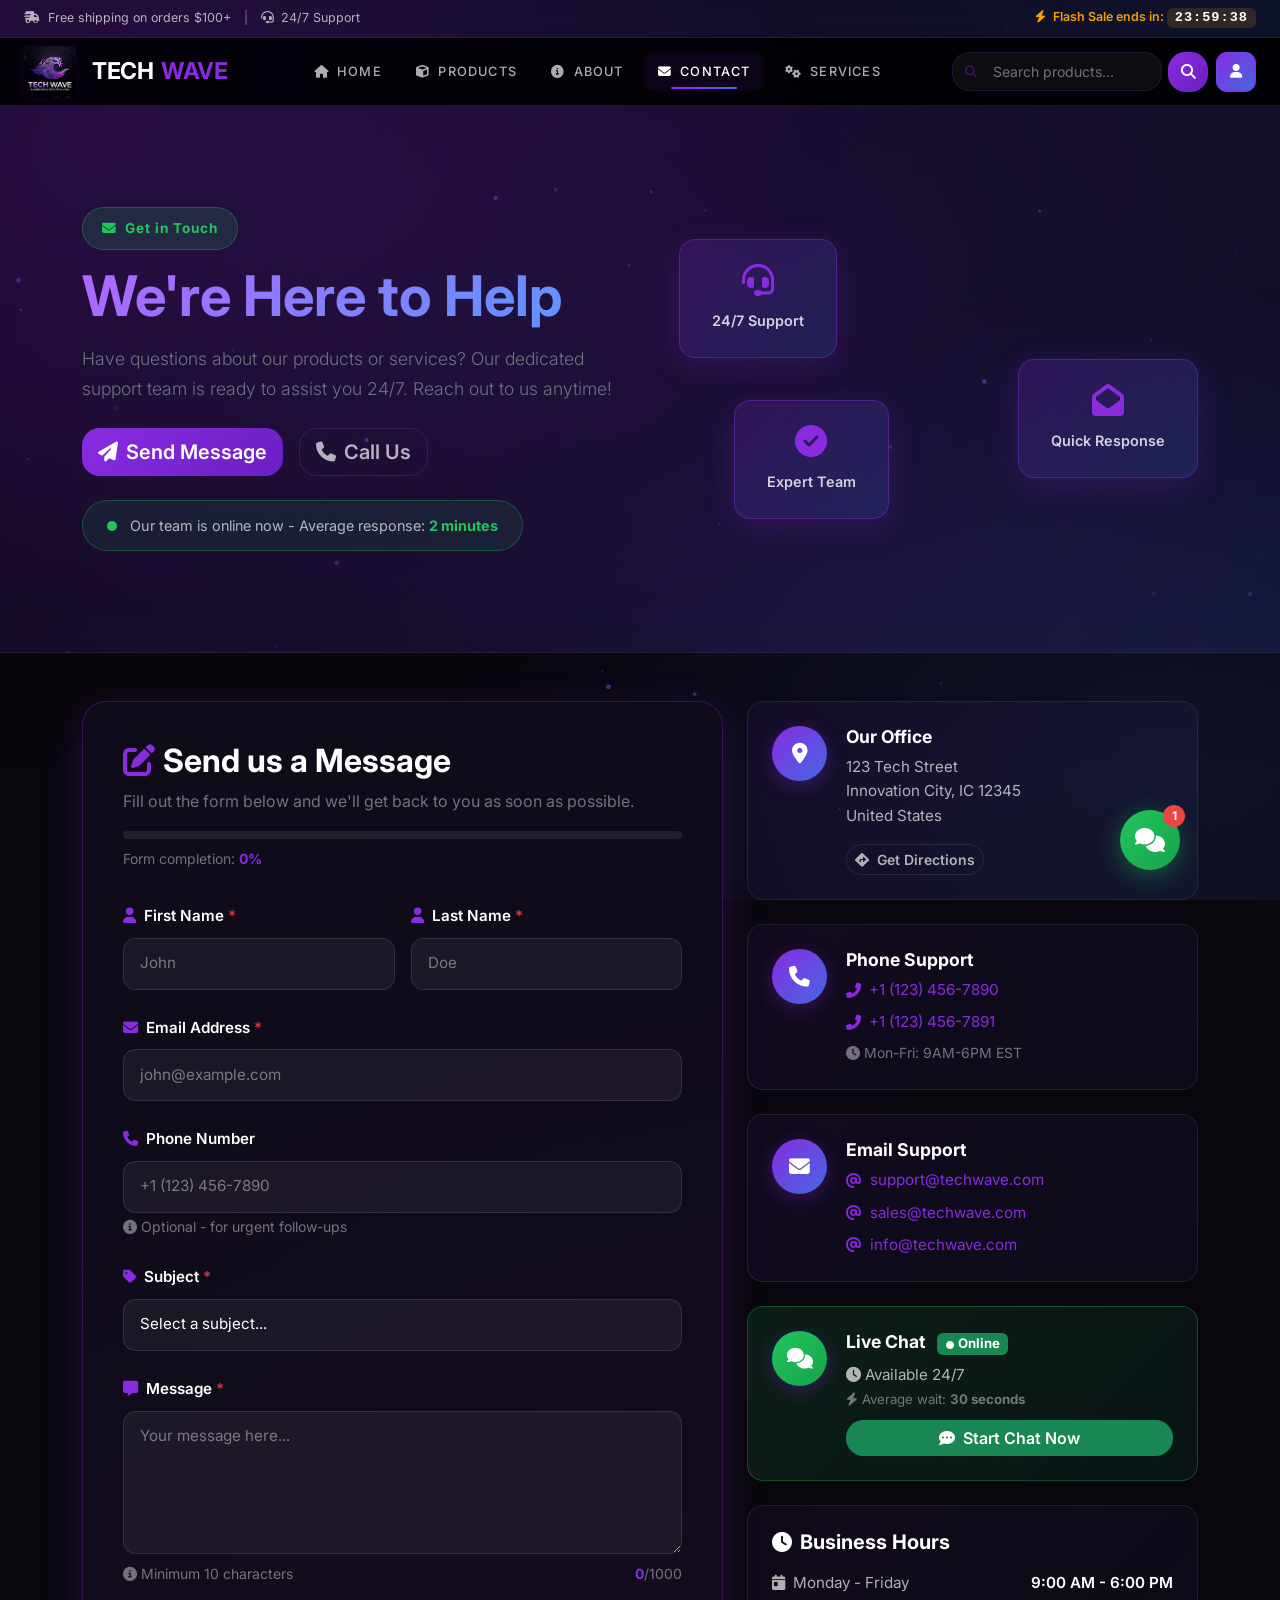
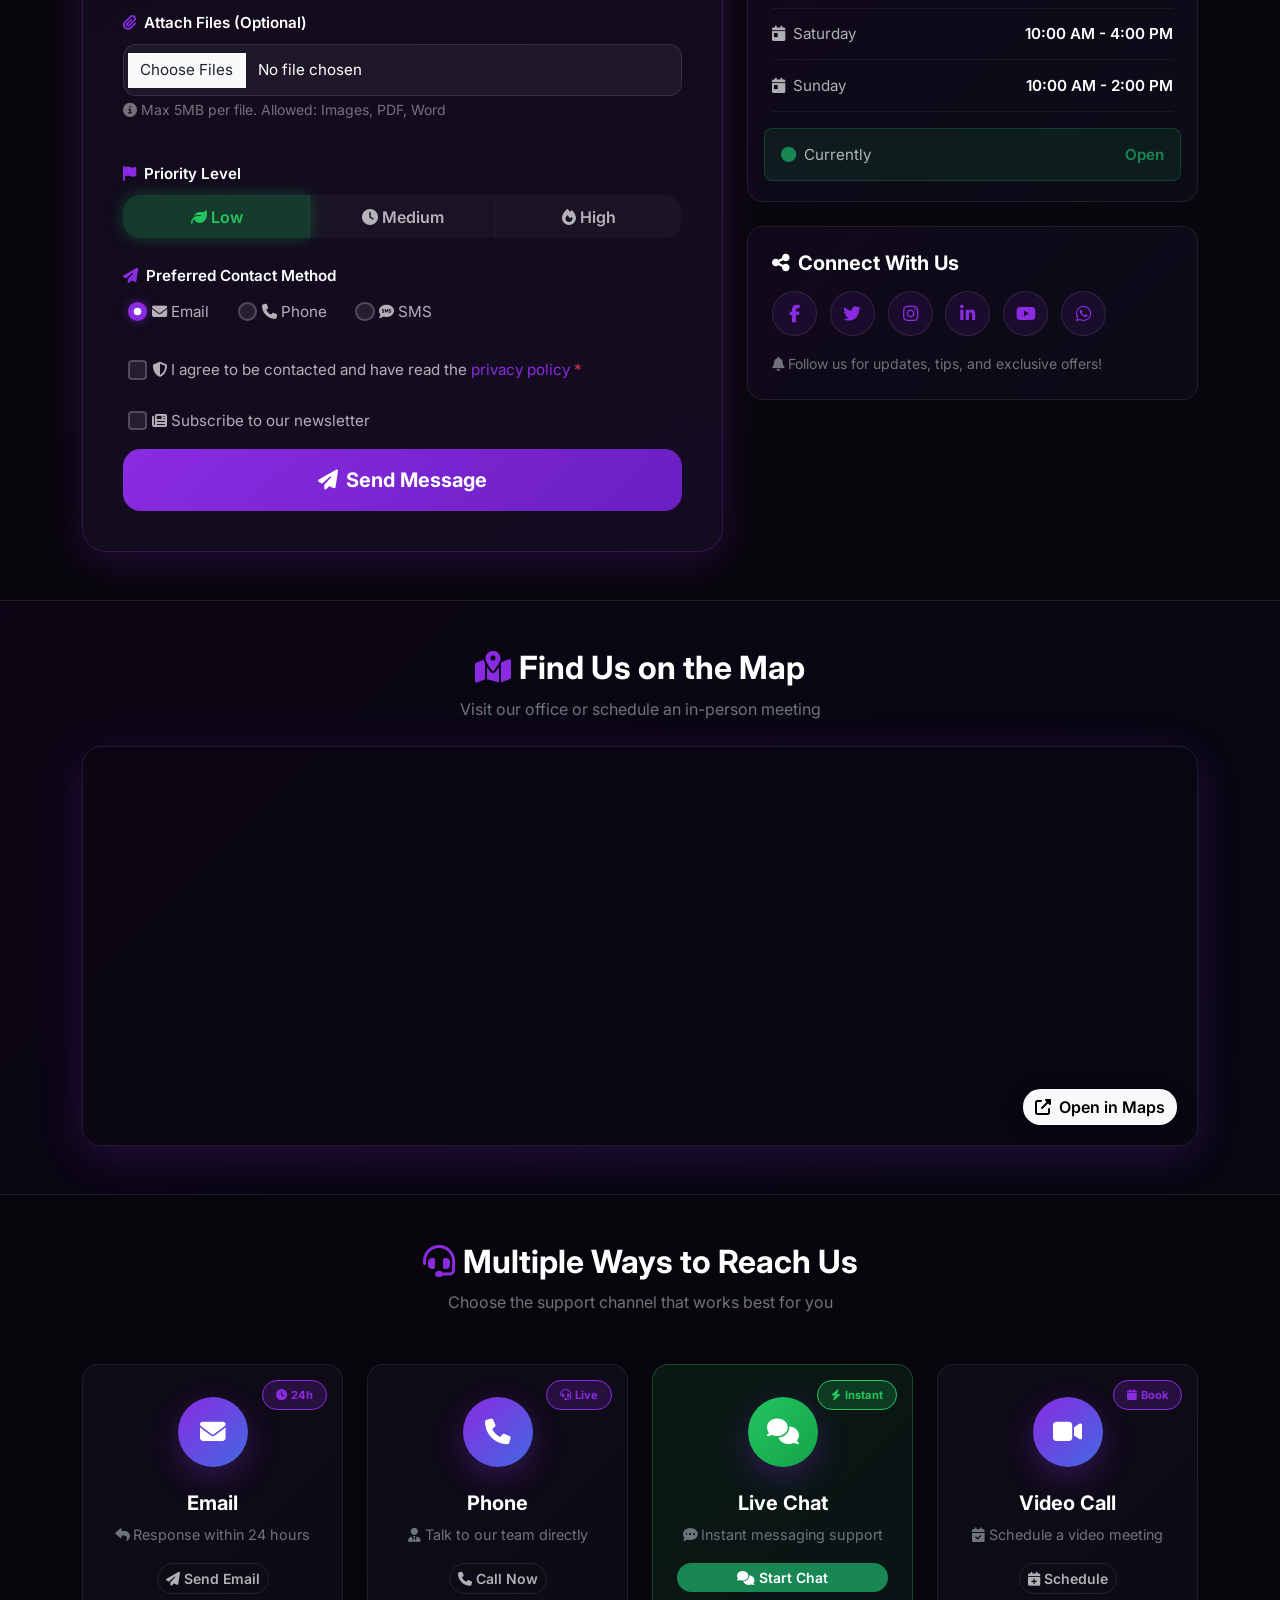
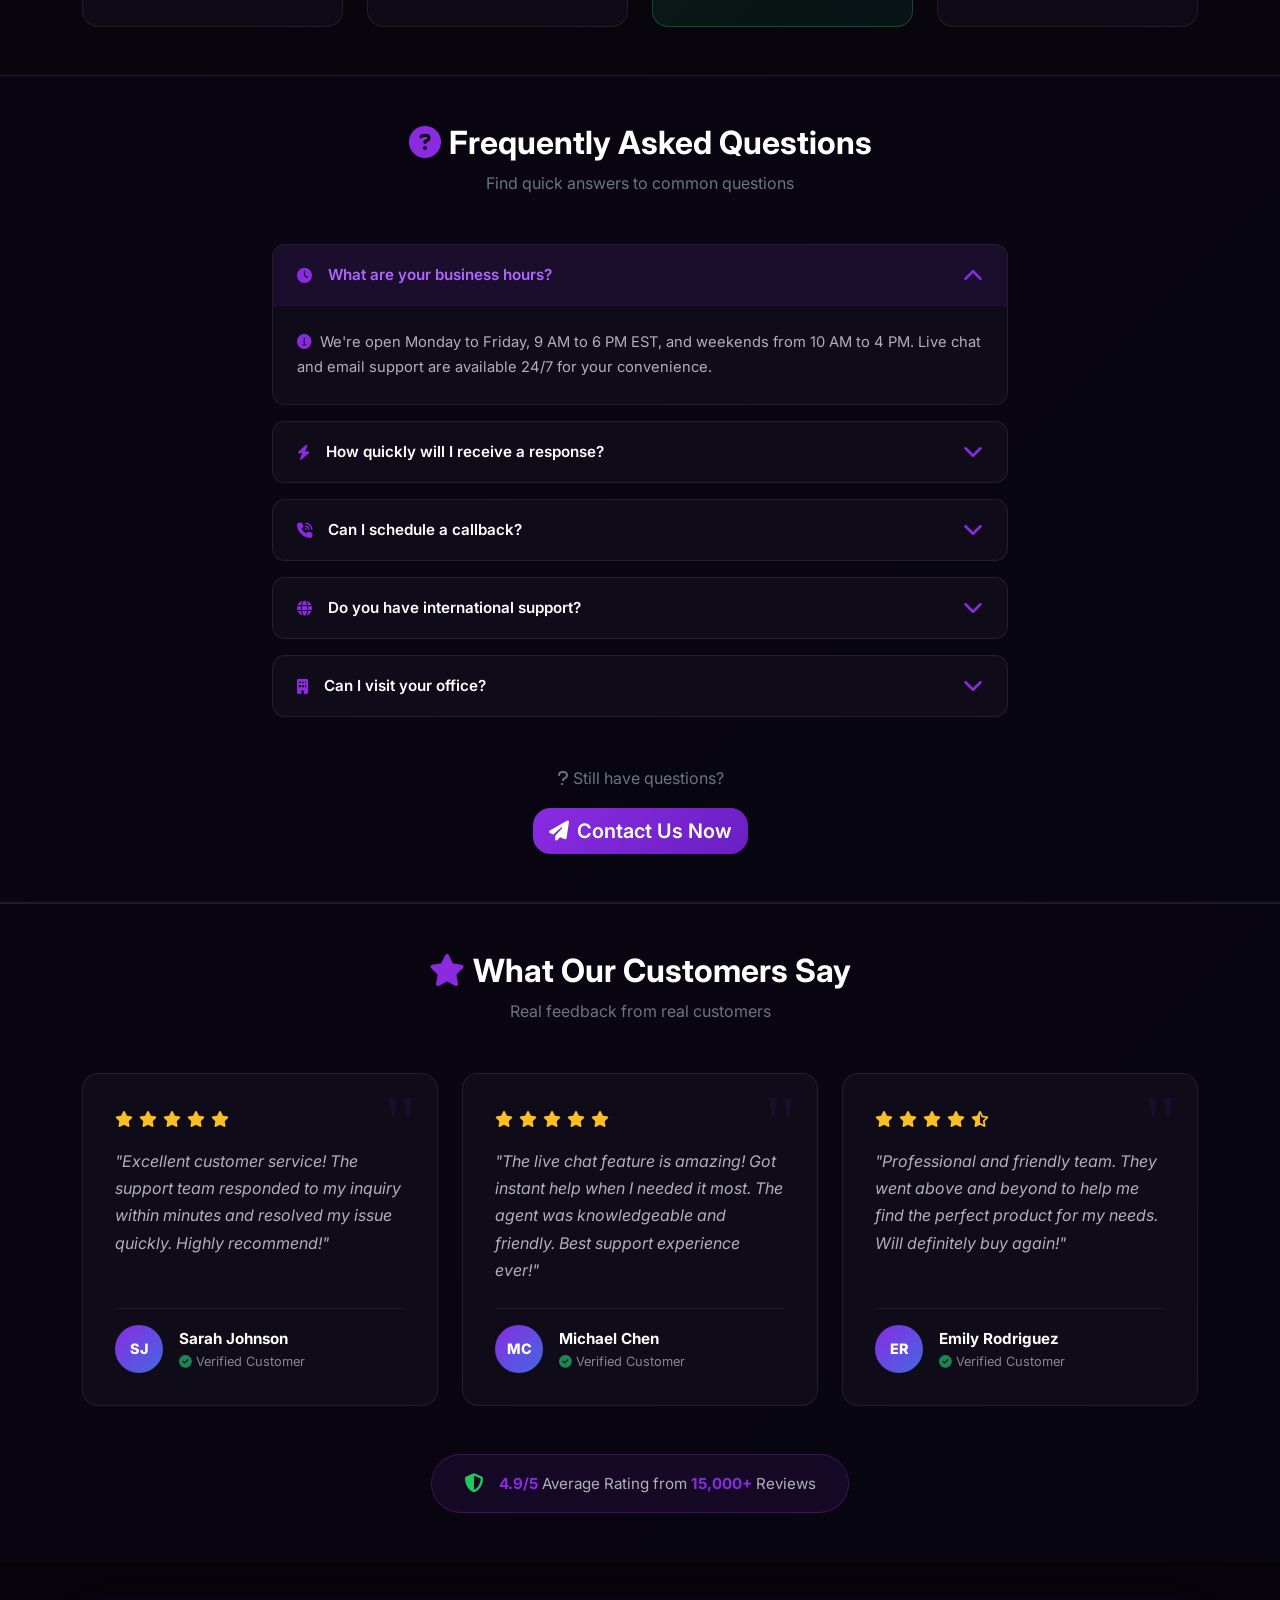
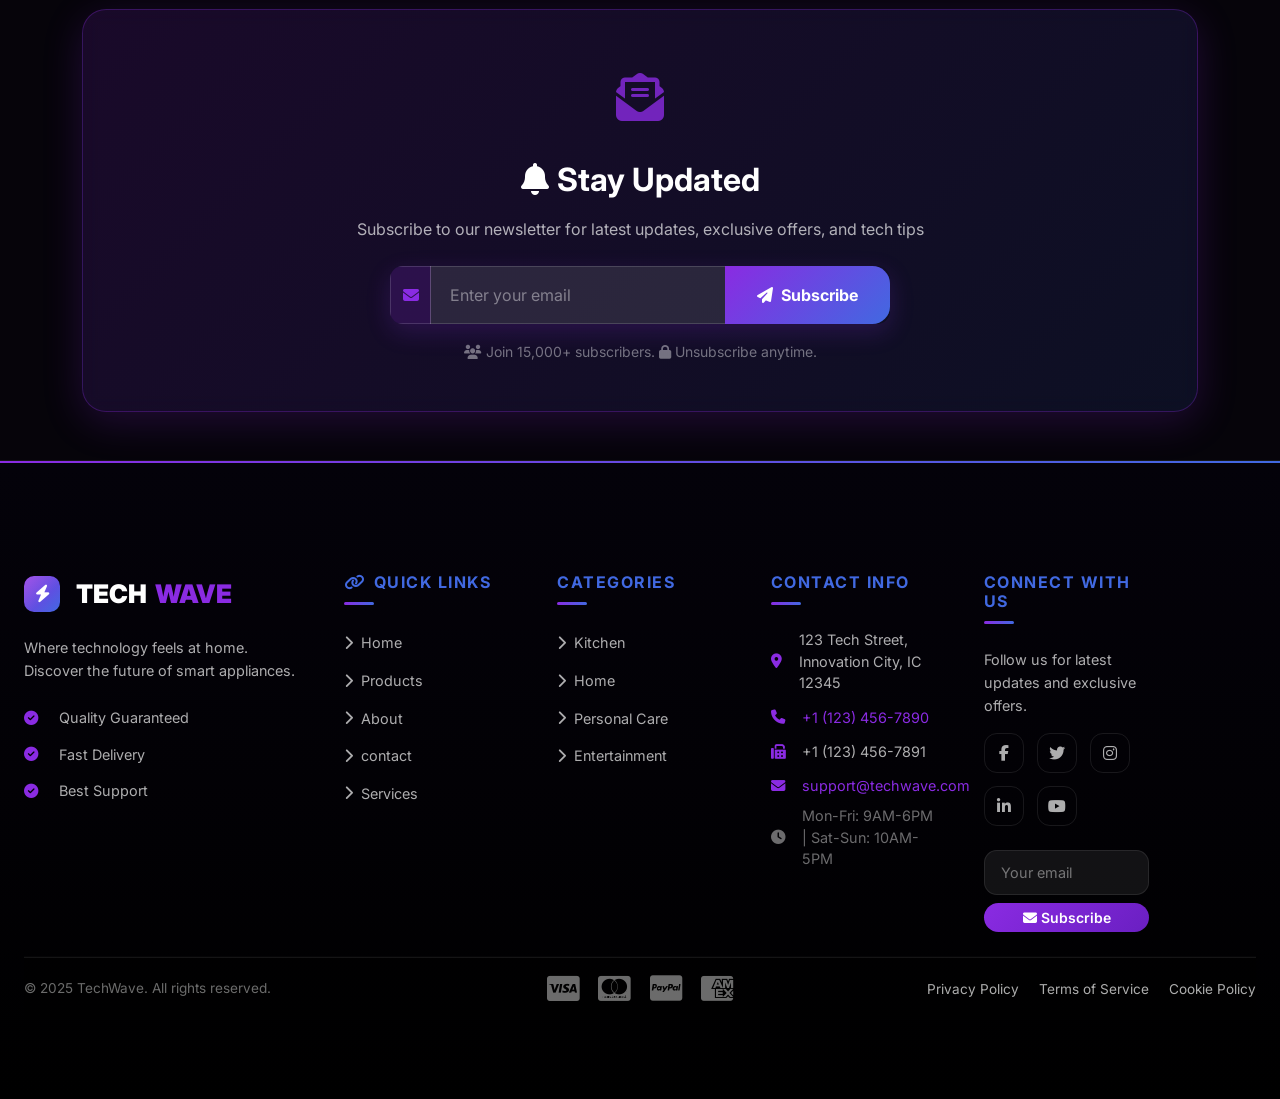
<file: contact.html>
<!DOCTYPE html>
<html lang="en">
<head>
    <meta charset="UTF-8">
    <meta name="viewport" content="width=device-width, initial-scale=1.0">
    <meta name="description" content="Contact TechWave - Premium Smart Appliances Support">
    <title>Contact Us | TechWave - Get in Touch Today</title>
    
    <link href="https://cdn.jsdelivr.net/npm/bootstrap@5.3.0/dist/css/bootstrap.min.css" rel="stylesheet">
    
    <link href="https://fonts.googleapis.com/css2?family=Inter:wght@300;400;600;700;900&display=swap" rel="stylesheet">
    
    <link rel="stylesheet" href="https://cdnjs.cloudflare.com/ajax/libs/font-awesome/6.4.0/css/all.min.css">
    
    <link href="https://unpkg.com/aos@2.3.1/dist/aos.css" rel="stylesheet">
    
    <link rel="stylesheet" href="style.css">
    <link rel="stylesheet" href="contact.css">
</head>
<body>

    <canvas id="particleCanvas"></canvas>
    <div class="glow-bg"></div>
    <div class="toast-container position-fixed top-0 end-0 p-3" id="toastContainer"></div>

<div class="top-bar">
    <div class="container-fluid px-4">
        <div class="top-bar-inner">
            <div class="top-bar-left">
                <span><i class="fas fa-shipping-fast me-1"></i> Free shipping on orders $100+</span>
                <span class="top-bar-divider">|</span>
                <span><i class="fas fa-headset me-1"></i> 24/7 Support</span>
            </div>
            <div class="top-bar-right">
                <span class="top-bar-timer">
                    <i class="fas fa-bolt me-1"></i> Flash Sale ends in:
                    <strong id="countdownTimer">00:00:00</strong>
                </span>
            </div>
        </div>
    </div>
</div>

<nav class="navbar navbar-expand-lg navbar-dark" id="mainNavbar">
    <div class="container-fluid px-4">
       <a class="navbar-brand fw-bold d-flex align-items-center" href="index.html">
            <img src="logo and bg imagies/t7kWXK7Wj.jpg" alt="TechWave Logo" class="navbar-logo me-2">
            TECH<span class="brand-wave">WAVE</span>
        </a>
        <button class="navbar-toggler border-0" type="button" data-bs-toggle="collapse" data-bs-target="#navbarNav" aria-controls="navbarNav" aria-expanded="false" aria-label="Toggle navigation">
            <span class="navbar-toggler-icon"></span>
        </button>
        <div class="collapse navbar-collapse" id="navbarNav">
            <ul class="navbar-nav mx-auto nav-spacing">
                <li class="nav-item"><a class="nav-link" href="index.html"><i class="fas fa-home me-2"></i>Home</a></li>
                <li class="nav-item"><a class="nav-link" href="product.html"><i class="fas fa-cube me-2"></i>Products</a></li>
                <li class="nav-item"><a class="nav-link" href="about.html"><i class="fas fa-info-circle me-2"></i>About</a></li>
                <li class="nav-item"><a class="nav-link active" href="contact.html"><i class="fas fa-envelope me-2"></i>Contact</a></li>
                <li class="nav-item"><a class="nav-link" href="services.html"><i class="fas fa-cogs me-2"></i>Services</a></li>
            </ul>

            <div class="d-flex align-items-center gap-2 flex-wrap navbar-right-section">
                <form class="d-flex search-form-enhanced position-relative" id="searchForm" 
      onsubmit="return false;" action="javascript:void(0);">
    <div class="search-wrapper-enhanced">
        <input class="form-control search-input-enhanced" type="search" 
               id="searchInput" placeholder="Search products..." 
               aria-label="Search" autocomplete="off">
        <div class="search-suggestions" id="searchSuggestions" 
             style="display:none;"></div>
        <button class="btn btn-search-enhanced" type="button">
            <i class="fas fa-search"></i>
        </button>
    </div>
</form>

                <div class="nav-icons-group">
                    <button class="btn btn-primary profile-nav-btn" data-bs-toggle="modal" data-bs-target="#profileModal" title="Profile">
                        <i class="fas fa-user"></i>
                    </button>
                </div>
            </div>
        </div>
    </div>
</nav>

<div class="modal fade" id="profileModal" tabindex="-1" aria-labelledby="profileModalLabel" aria-hidden="true">
  <div class="modal-dialog modal-lg modal-dialog-centered modal-dialog-scrollable">
    <div class="modal-content">
      <div class="modal-header border-bottom border-secondary">
        <h5 class="modal-title" id="profileModalLabel"><i class="fas fa-user-circle me-2"></i>My Account</h5>
        <button type="button" class="btn-close btn-close-white" data-bs-dismiss="modal" aria-label="Close"></button>
      </div>
      <div class="modal-body p-0">
        <ul class="nav nav-tabs nav-tabs-custom justify-content-center" id="profileTabs" role="tablist">
          <li class="nav-item" role="presentation" id="loginTabItem">
            <button class="nav-link active" id="login-tab" data-bs-toggle="tab"
                    data-bs-target="#loginPane" type="button" role="tab" aria-selected="true">
              <i class="fas fa-sign-in-alt me-2"></i>Login
            </button>
          </li>
          <li class="nav-item" role="presentation" id="profileDataTabItem" style="display:none;">
            <button class="nav-link" id="profile-data-tab" data-bs-toggle="tab"
                    data-bs-target="#profilePane" type="button" role="tab" aria-selected="false">
              <i class="fas fa-user me-2"></i>Profile
            </button>
          </li>
          <li class="nav-item" role="presentation">
            <button class="nav-link" id="cart-tab" data-bs-toggle="tab"
                    data-bs-target="#cartPane" type="button" role="tab" aria-selected="false">
              <i class="fas fa-shopping-cart me-2"></i>Cart <span id="cartTabCount"></span>
            </button>
          </li>
          <li class="nav-item" role="presentation">
            <button class="nav-link" id="wishlist-tab" data-bs-toggle="tab"
                    data-bs-target="#wishlistPane" type="button" role="tab" aria-selected="false">
              <i class="fas fa-heart me-2"></i>Wishlist <span id="wishlistTabCount"></span>
            </button>
          </li>
        </ul>
        
        <div class="tab-content" id="profileTabContent">
          <div class="tab-pane fade show active" id="loginPane" role="tabpanel">
            <div class="auth-container">
              <div class="auth-forms-wrapper">
                
                <div class="auth-form-container" id="loginFormContainer">
                  <div class="auth-header">
                    <div class="auth-icon">
                      <i class="fas fa-user-circle"></i>
                    </div>
                    <h3>Welcome Back!</h3>
                    <p>Sign in to continue to TechWave</p>
                  </div>

                  <div class="social-login">
                    <button type="button" class="btn-social btn-google" onclick="socialLogin('google')">
                      <i class="fab fa-google"></i>
                      <span>Google</span>
                    </button>
                    <button type="button" class="btn-social btn-facebook" onclick="socialLogin('facebook')">
                      <i class="fab fa-facebook-f"></i>
                      <span>Facebook</span>
                    </button>
                    <button type="button" class="btn-social btn-apple" onclick="socialLogin('apple')">
                      <i class="fab fa-apple"></i>
                      <span>Apple</span>
                    </button>
                  </div>

                  <div class="auth-divider">
                    <span>or continue with email</span>
                  </div>

                  <form id="loginForm" class="auth-form" novalidate>
                    <div class="form-floating-custom">
                      <div class="input-icon-wrapper">
                        <i class="fas fa-envelope input-icon"></i>
                        <input type="email" class="form-control auth-input" id="loginEmail"
                               placeholder="Email address" required autocomplete="email">
                        <label for="loginEmail">Email address</label>
                        <div class="input-focus-effect"></div>
                      </div>
                      <div class="invalid-feedback">Please enter a valid email address.</div>
                    </div>

                    <div class="form-floating-custom">
                      <div class="input-icon-wrapper">
                        <i class="fas fa-lock input-icon"></i>
                        <input type="password" class="form-control auth-input" id="loginPassword"
                               placeholder="Password" required minlength="4" autocomplete="current-password">
                        <label for="loginPassword">Password</label>
                        <button type="button" class="btn-toggle-password" onclick="togglePassword('loginPassword', this)">
                          <i class="fas fa-eye"></i>
                        </button>
                        <div class="input-focus-effect"></div>
                      </div>
                      <div class="invalid-feedback">Password is required.</div>
                    </div>

                    <div class="auth-options">
                      <label class="custom-checkbox">
                        <input type="checkbox" id="rememberMe">
                        <span class="checkmark"></span>
                        <span class="checkbox-label">Remember me</span>
                      </label>
                      <a href="#" class="forgot-link" onclick="showForgotPassword();return false;">Forgot password?</a>
                    </div>

                    <button type="submit" class="btn btn-auth btn-primary">
                      <span class="btn-text">Sign In</span>
                      <span class="btn-loader"><i class="fas fa-spinner fa-spin"></i></span>
                      <i class="fas fa-arrow-right btn-arrow"></i>
                    </button>
                  </form>

                  <div class="auth-footer">
                    <p>Don't have an account? 
                      <a href="#" class="auth-switch-link" onclick="switchAuthForm('signup');return false;">
                        Create one <i class="fas fa-arrow-right ms-1"></i>
                      </a>
                    </p>
                  </div>

                  <div class="security-badge">
                    <i class="fas fa-shield-alt"></i>
                    <span>Protected by 256-bit SSL encryption</span>
                  </div>
                </div>

                <div class="auth-form-container" id="signupFormContainer" style="display:none;">
                  <div class="auth-header">
                    <div class="auth-icon signup-icon">
                      <i class="fas fa-user-plus"></i>
                    </div>
                    <h3>Create Account</h3>
                    <p>Join TechWave and start shopping</p>
                  </div>

                  <div class="social-login">
                    <button type="button" class="btn-social btn-google" onclick="socialLogin('google')">
                      <i class="fab fa-google"></i>
                      <span>Google</span>
                    </button>
                    <button type="button" class="btn-social btn-facebook" onclick="socialLogin('facebook')">
                      <i class="fab fa-facebook-f"></i>
                      <span>Facebook</span>
                    </button>
                    <button type="button" class="btn-social btn-apple" onclick="socialLogin('apple')">
                      <i class="fab fa-apple"></i>
                      <span>Apple</span>
                    </button>
                  </div>

                  <div class="auth-divider">
                    <span>or register with email</span>
                  </div>

                  <form id="signupForm" class="auth-form" novalidate>
                    <div class="form-floating-custom">
                      <div class="input-icon-wrapper">
                        <i class="fas fa-user input-icon"></i>
                        <input type="text" class="form-control auth-input" id="signupName"
                               placeholder="Full name" required minlength="2" autocomplete="name">
                        <label for="signupName">Full name</label>
                        <div class="input-focus-effect"></div>
                        <div class="input-success-icon"><i class="fas fa-check-circle"></i></div>
                      </div>
                      <div class="invalid-feedback">Name must be at least 2 characters.</div>
                    </div>

                    <div class="form-floating-custom">
                      <div class="input-icon-wrapper">
                        <i class="fas fa-envelope input-icon"></i>
                        <input type="email" class="form-control auth-input" id="signupEmail"
                               placeholder="Email address" required autocomplete="email">
                        <label for="signupEmail">Email address</label>
                        <div class="input-focus-effect"></div>
                        <div class="input-success-icon"><i class="fas fa-check-circle"></i></div>
                      </div>
                      <div class="invalid-feedback">Please enter a valid email address.</div>
                    </div>

                    <div class="form-floating-custom">
                      <div class="input-icon-wrapper">
                        <i class="fas fa-lock input-icon"></i>
                        <input type="password" class="form-control auth-input" id="signupPassword"
                               placeholder="Password" required minlength="6" autocomplete="new-password">
                        <label for="signupPassword">Password</label>
                        <button type="button" class="btn-toggle-password" onclick="togglePassword('signupPassword', this)">
                          <i class="fas fa-eye"></i>
                        </button>
                        <div class="input-focus-effect"></div>
                      </div>
                      <div class="password-strength-container" id="passwordStrengthContainer">
                        <div class="password-strength-bar">
                          <div class="password-strength-fill" id="passwordStrengthFill"></div>
                        </div>
                        <div class="password-strength-text">
                          <span id="passwordStrengthText">Password strength</span>
                          <span id="passwordStrengthLabel"></span>
                        </div>
                        <div class="password-requirements">
                          <div class="requirement" id="req-length">
                            <i class="fas fa-circle"></i> At least 6 characters
                          </div>
                          <div class="requirement" id="req-upper">
                            <i class="fas fa-circle"></i> One uppercase letter
                          </div>
                          <div class="requirement" id="req-number">
                            <i class="fas fa-circle"></i> One number
                          </div>
                          <div class="requirement" id="req-special">
                            <i class="fas fa-circle"></i> One special character
                          </div>
                        </div>
                      </div>
                      <div class="invalid-feedback">Password must be at least 6 characters.</div>
                    </div>

                    <div class="form-floating-custom">
                      <div class="input-icon-wrapper">
                        <i class="fas fa-lock input-icon"></i>
                        <input type="password" class="form-control auth-input" id="signupConfirmPassword"
                               placeholder="Confirm password" required autocomplete="new-password">
                        <label for="signupConfirmPassword">Confirm password</label>
                        <button type="button" class="btn-toggle-password" onclick="togglePassword('signupConfirmPassword', this)">
                          <i class="fas fa-eye"></i>
                        </button>
                        <div class="input-focus-effect"></div>
                        <div class="input-success-icon"><i class="fas fa-check-circle"></i></div>
                      </div>
                      <div class="invalid-feedback" id="confirmPasswordFeedback">Passwords do not match.</div>
                    </div>

                    <div class="auth-options">
                      <label class="custom-checkbox">
                        <input type="checkbox" id="agreeTerms" required>
                        <span class="checkmark"></span>
                        <span class="checkbox-label">I agree to the <a href="#" onclick="showToast('Terms page coming soon!','info');return false;">Terms of Service</a> and <a href="#" onclick="showToast('Privacy page coming soon!','info');return false;">Privacy Policy</a></span>
                      </label>
                    </div>

                    <button type="submit" class="btn btn-auth btn-primary">
                      <span class="btn-text">Create Account</span>
                      <span class="btn-loader"><i class="fas fa-spinner fa-spin"></i></span>
                      <i class="fas fa-arrow-right btn-arrow"></i>
                    </button>
                  </form>

                  <div class="auth-footer">
                    <p>Already have an account? 
                      <a href="#" class="auth-switch-link" onclick="switchAuthForm('login');return false;">
                        Sign in <i class="fas fa-arrow-right ms-1"></i>
                      </a>
                    </p>
                  </div>

                  <div class="security-badge">
                    <i class="fas fa-shield-alt"></i>
                    <span>Your data is protected & secure</span>
                  </div>
                </div>

                <div class="auth-form-container" id="forgotPasswordContainer" style="display:none;">
                  <div class="auth-header">
                    <div class="auth-icon forgot-icon">
                      <i class="fas fa-key"></i>
                    </div>
                    <h3>Forgot Password?</h3>
                    <p>No worries! Enter your email and we'll send you reset instructions.</p>
                  </div>

                  <form id="forgotPasswordForm" class="auth-form" novalidate>
                    <div class="form-floating-custom">
                      <div class="input-icon-wrapper">
                        <i class="fas fa-envelope input-icon"></i>
                        <input type="email" class="form-control auth-input" id="forgotEmail"
                               placeholder="Email address" required autocomplete="email">
                        <label for="forgotEmail">Email address</label>
                        <div class="input-focus-effect"></div>
                      </div>
                      <div class="invalid-feedback">Please enter a valid email address.</div>
                    </div>

                    <button type="submit" class="btn btn-auth btn-primary">
                      <span class="btn-text">Send Reset Link</span>
                      <span class="btn-loader"><i class="fas fa-spinner fa-spin"></i></span>
                      <i class="fas fa-paper-plane btn-arrow"></i>
                    </button>
                  </form>

                  <div class="auth-footer">
                    <p>Remember your password? 
                      <a href="#" class="auth-switch-link" onclick="switchAuthForm('login');return false;">
                        <i class="fas fa-arrow-left me-1"></i> Back to login
                      </a>
                    </p>
                  </div>
                </div>

              </div>
            </div>
          </div>
          
          <div class="tab-pane fade" id="profilePane" role="tabpanel">
            <div id="profileInfo" class="p-4">
              <p class="text-secondary text-center py-4">Please login to view your profile.</p>
            </div>
          </div>
          
          <div class="tab-pane fade" id="cartPane" role="tabpanel">
            <div class="p-4">
              <div id="cartContent">
                <div class="empty-state">
                  <div class="empty-state-icon"><i class="fas fa-shopping-cart"></i></div>
                  <h5>Your cart is empty</h5>
                  <p>Browse products and add items!</p>
                </div>
              </div>
              <div id="cartTotal" style="display:none;" class="mt-3 pt-3 border-top border-secondary">
                <div class="checkout-summary">
                  <div class="checkout-row"><span>Subtotal</span><span id="cartSubtotal">$0.00</span></div>
                  <div class="checkout-row"><span>Shipping</span><span id="cartShipping">Free</span></div>
                  <div class="checkout-row"><span>Tax (8%)</span><span id="cartTax">$0.00</span></div>
                  <div class="checkout-row total"><span>Total</span><span class="checkout-val" id="cartTotalAmount">$0.00</span></div>
                </div>
                <button class="btn btn-primary w-100 mb-2" id="checkoutBtn" onclick="processCheckout()">
                  <i class="fas fa-lock me-2"></i>Proceed to Checkout
                </button>
                <button class="btn btn-outline-danger w-100 btn-sm" onclick="clearCart()">
                  <i class="fas fa-trash-alt me-2"></i>Clear Cart
                </button>
              </div>
            </div>
          </div>
          
          <div class="tab-pane fade" id="wishlistPane" role="tabpanel">
            <div class="p-4">
              <div id="wishlistContent">
                <div class="empty-state">
                  <div class="empty-state-icon"><i class="fas fa-heart"></i></div>
                  <h5>Your wishlist is empty</h5>
                  <p>Click the ♥ on products you love!</p>
                </div>
              </div>
              <div id="wishlistActions" style="display:none;" class="mt-3 pt-3 border-top border-secondary">
                <button class="btn btn-primary w-100 mb-2" onclick="addAllWishlistToCart()">
                  <i class="fas fa-cart-plus me-2"></i>Add All to Cart
                </button>
                <button class="btn btn-outline-danger w-100 btn-sm" onclick="clearWishlist()">
                  <i class="fas fa-trash-alt me-2"></i>Clear Wishlist
                </button>
              </div>
            </div>
          </div>
        </div>
      </div>
    </div>
  </div>
</div>

    <section class="contact-hero py-5">
        <div class="container">
            <div class="row align-items-center min-vh-50">
                <div class="col-lg-6" data-aos="fade-right" data-aos-duration="1000">
                    <span class="badge-glow"><i class="fas fa-envelope me-2"></i>Get in Touch</span>
                    <h1 class="display-4 fw-bold mt-3 mb-3">We're Here to Help</h1>
                    <p class="lead text-secondary mb-4">Have questions about our products or services? Our dedicated support team is ready to assist you 24/7. Reach out to us anytime!</p>
                    <div class="d-flex gap-3 flex-wrap">
                        <button class="btn btn-primary btn-lg btn-hover-effect" onclick="scrollToForm()">
                            <i class="fas fa-paper-plane me-2"></i>Send Message
                        </button>
                        <a href="tel:+11234567890" class="btn btn-outline-light btn-lg btn-hover-effect">
                            <i class="fas fa-phone me-2"></i>Call Us
                        </a>
                    </div>
                    
                    <div class="live-status-bar mt-4">
                        <div class="pulse-dot"></div>
                        <span class="status-text">Our team is online now - Average response: <strong>2 minutes</strong></span>
                    </div>
                </div>
                <div class="col-lg-6 d-none d-lg-block" data-aos="fade-left" data-aos-duration="1000">
                    <div class="contact-hero-graphic">
                        <div class="floating-card" style="animation-delay:0s;">
                            <i class="fas fa-headset"></i>
                            <span>24/7 Support</span>
                        </div>
                        <div class="floating-card" style="animation-delay:1s;">
                            <i class="fas fa-envelope-open"></i>
                            <span>Quick Response</span>
                        </div>
                        <div class="floating-card" style="animation-delay:2s;">
                            <i class="fas fa-check-circle"></i>
                            <span>Expert Team</span>
                        </div>
                    </div>
                </div>
            </div>
        </div>
    </section>

    <main>
        <section class="contact-form-section py-5" id="contactFormSection">
            <div class="container">
                <div class="row g-4">
                    <div class="col-lg-7" data-aos="fade-up" data-aos-duration="800">
                        <div class="contact-form-card">
                            <div class="form-header">
                                <h2 class="fw-bold mb-2"><i class="fas fa-edit me-2 text-accent"></i>Send us a Message</h2>
                                <p class="text-secondary mb-3">Fill out the form below and we'll get back to you as soon as possible.</p>
                                <div class="form-progress">
                                    <div class="progress-bar-custom">
                                        <div class="progress-fill" id="formProgress"></div>
                                    </div>
                                    <small class="text-muted mt-2 d-block">Form completion: <span id="progressPercent">0%</span></small>
                                </div>
                            </div>
                            
                            <form id="contactForm" novalidate>
                                <div class="row g-3 mb-4">
                                    <div class="col-md-6">
                                        <label class="form-label"><i class="fas fa-user me-2"></i>First Name <span class="text-danger">*</span></label>
                                        <input type="text" class="form-control contact-input" id="firstName" placeholder="John" required>
                                        <div class="invalid-feedback"><i class="fas fa-exclamation-circle me-1"></i>Please enter your first name.</div>
                                    </div>
                                    <div class="col-md-6">
                                        <label class="form-label"><i class="fas fa-user me-2"></i>Last Name <span class="text-danger">*</span></label>
                                        <input type="text" class="form-control contact-input" id="lastName" placeholder="Doe" required>
                                        <div class="invalid-feedback"><i class="fas fa-exclamation-circle me-1"></i>Please enter your last name.</div>
                                    </div>
                                </div>

                                <div class="mb-4">
                                    <label class="form-label"><i class="fas fa-envelope me-2"></i>Email Address <span class="text-danger">*</span></label>
                                    <input type="email" class="form-control contact-input" id="contactEmail" placeholder="john@example.com" required>
                                    <div class="invalid-feedback"><i class="fas fa-exclamation-circle me-1"></i>Please enter a valid email address.</div>
                                </div>

                                <div class="mb-4">
                                    <label class="form-label"><i class="fas fa-phone me-2"></i>Phone Number</label>
                                    <input type="tel" class="form-control contact-input" id="contactPhone" placeholder="+1 (123) 456-7890">
                                    <small class="text-muted"><i class="fas fa-info-circle me-1"></i>Optional - for urgent follow-ups</small>
                                </div>

                                <div class="mb-4">
                                    <label class="form-label"><i class="fas fa-tag me-2"></i>Subject <span class="text-danger">*</span></label>
                                    <select class="form-select contact-input" id="subject" required>
                                        <option value="">Select a subject...</option>
                                        <option value="general"><i class="fas fa-comment"></i> General Inquiry</option>
                                        <option value="support"><i class="fas fa-wrench"></i> Technical Support</option>
                                        <option value="sales"><i class="fas fa-dollar-sign"></i> Sales Question</option>
                                        <option value="feedback"><i class="fas fa-star"></i> Feedback</option>
                                        <option value="partnership"><i class="fas fa-handshake"></i> Partnership</option>
                                        <option value="complaint"><i class="fas fa-exclamation-triangle"></i> Complaint</option>
                                    </select>
                                    <div class="invalid-feedback"><i class="fas fa-exclamation-circle me-1"></i>Please select a subject.</div>
                                </div>

                                <div class="mb-4">
                                    <label class="form-label"><i class="fas fa-comment-alt me-2"></i>Message <span class="text-danger">*</span></label>
                                    <textarea class="form-control contact-input" id="contactMessage" rows="5" placeholder="Your message here..." required minlength="10" maxlength="1000"></textarea>
                                    <div class="d-flex justify-content-between mt-2">
                                        <small class="text-muted"><i class="fas fa-info-circle me-1"></i>Minimum 10 characters</small>
                                        <small class="text-muted"><span id="charCount">0</span>/1000</small>
                                    </div>
                                    <div class="invalid-feedback"><i class="fas fa-exclamation-circle me-1"></i>Please enter a message (at least 10 characters).</div>
                                </div>

                                <div class="mb-4">
                                    <label class="form-label"><i class="fas fa-paperclip me-2"></i>Attach Files (Optional)</label>
                                    <input type="file" class="form-control contact-input" id="attachments" multiple accept=".jpg,.jpeg,.png,.pdf,.doc,.docx">
                                    <small class="text-muted"><i class="fas fa-info-circle me-1"></i>Max 5MB per file. Allowed: Images, PDF, Word</small>
                                    <div id="fileList"></div>
                                </div>

                                <div class="mb-4">
                                    <label class="form-label"><i class="fas fa-flag me-2"></i>Priority Level</label>
                                    <div class="btn-group w-100 priority-group" role="group">
                                        <input type="radio" class="btn-check" name="priority" id="lowPriority" value="low" checked>
                                        <label class="btn btn-outline-success" for="lowPriority"><i class="fas fa-leaf me-1"></i>Low</label>
                                        
                                        <input type="radio" class="btn-check" name="priority" id="mediumPriority" value="medium">
                                        <label class="btn btn-outline-warning" for="mediumPriority"><i class="fas fa-clock me-1"></i>Medium</label>
                                        
                                        <input type="radio" class="btn-check" name="priority" id="highPriority" value="high">
                                        <label class="btn btn-outline-danger" for="highPriority"><i class="fas fa-fire me-1"></i>High</label>
                                    </div>
                                </div>

                                <div class="mb-4">
                                    <label class="form-label"><i class="fas fa-paper-plane me-2"></i>Preferred Contact Method</label>
                                    <div class="d-flex gap-4 flex-wrap">
                                        <div class="form-check">
                                            <input class="form-check-input" type="radio" name="contactMethod" id="emailMethod" value="email" checked>
                                            <label class="form-check-label" for="emailMethod"><i class="fas fa-envelope me-1"></i>Email</label>
                                        </div>
                                        <div class="form-check">
                                            <input class="form-check-input" type="radio" name="contactMethod" id="phoneMethod" value="phone">
                                            <label class="form-check-label" for="phoneMethod"><i class="fas fa-phone me-1"></i>Phone</label>
                                        </div>
                                        <div class="form-check">
                                            <input class="form-check-input" type="radio" name="contactMethod" id="smsMethod" value="sms">
                                            <label class="form-check-label" for="smsMethod"><i class="fas fa-sms me-1"></i>SMS</label>
                                        </div>
                                    </div>
                                </div>

                                <div class="mb-4 form-check">
                                    <input type="checkbox" class="form-check-input" id="agreeTerms" required>
                                    <label class="form-check-label" for="agreeTerms">
                                        <i class="fas fa-shield-alt me-1"></i>I agree to be contacted and have read the <a href="#" class="text-accent" onclick="showPrivacyPolicy()">privacy policy</a> <span class="text-danger">*</span>
                                    </label>
                                    <div class="invalid-feedback"><i class="fas fa-exclamation-circle me-1"></i>You must agree before submitting.</div>
                                </div>

                                <div class="mb-3 form-check">
                                    <input type="checkbox" class="form-check-input" id="newsletter">
                                    <label class="form-check-label" for="newsletter">
                                        <i class="fas fa-newspaper me-1"></i>Subscribe to our newsletter
                                    </label>
                                </div>

                                <button type="submit" class="btn btn-primary btn-lg w-100 position-relative" id="submitBtn">
                                    <span class="btn-text"><i class="fas fa-paper-plane me-2"></i>Send Message</span>
                                    <span class="btn-loader" style="display:none;">
                                        <span class="spinner-border spinner-border-sm me-2"></span>Sending...
                                    </span>
                                </button>
                            </form>

                            <div id="formSuccess" class="alert alert-success mt-4" style="display:none;">
                                <div class="d-flex align-items-start">
                                    <i class="fas fa-check-circle fa-2x me-3"></i>
                                    <div>
                                        <strong>Success!</strong> Your message has been sent successfully.
                                        <p class="mb-0 mt-2 small"><i class="fas fa-clock me-1"></i>We'll get back to you within 24 hours.<br><i class="fas fa-hashtag me-1"></i>Reference ID: <strong>#<span id="referenceId"></span></strong></p>
                                    </div>
                                </div>
                            </div>

                            <div id="formError" class="alert alert-danger mt-4" style="display:none;">
                                <i class="fas fa-exclamation-circle me-2"></i>
                                <strong>Error!</strong> <span id="errorMessage">Something went wrong. Please try again.</span>
                            </div>
                        </div>
                    </div>

                    <div class="col-lg-5" data-aos="fade-left" data-aos-duration="800">
                        <div class="contact-info-section">
                            <div class="contact-info-card">
                                <div class="info-icon">
                                    <i class="fas fa-map-marker-alt"></i>
                                </div>
                                <div class="info-content">
                                    <h5 class="fw-bold mb-2">Our Office</h5>
                                    <p class="mb-2">
                                        123 Tech Street<br>
                                        Innovation City, IC 12345<br>
                                        United States
                                    </p>
                                    <a href="https://www.google.com/maps/search/123+Tech+Street+Innovation+City" target="_blank" rel="noopener noreferrer" class="btn btn-sm btn-outline-light mt-2">
                                        <i class="fas fa-directions me-2"></i>Get Directions
                                    </a>
                                </div>
                            </div>

                            <div class="contact-info-card">
                                <div class="info-icon">
                                    <i class="fas fa-phone"></i>
                                </div>
                                <div class="info-content">
                                    <h5 class="fw-bold mb-2">Phone Support</h5>
                                    <p class="mb-1">
                                        <a href="tel:+11234567890" class="text-accent d-flex align-items-center mb-2">
                                            <i class="fas fa-phone-alt me-2"></i>+1 (123) 456-7890
                                        </a>
                                        <a href="tel:+11234567891" class="text-accent d-flex align-items-center">
                                            <i class="fas fa-phone-alt me-2"></i>+1 (123) 456-7891
                                        </a>
                                    </p>
                                    <small class="text-muted">
                                        <i class="fas fa-clock me-1"></i>Mon-Fri: 9AM-6PM EST
                                    </small>
                                </div>
                            </div>

                            <div class="contact-info-card">
                                <div class="info-icon">
                                    <i class="fas fa-envelope"></i>
                                </div>
                                <div class="info-content">
                                    <h5 class="fw-bold mb-2">Email Support</h5>
                                    <p class="mb-0">
                                        <a href="mailto:support@techwave.com" class="text-accent d-flex align-items-center mb-2">
                                            <i class="fas fa-at me-2"></i>support@techwave.com
                                        </a>
                                        <a href="mailto:sales@techwave.com" class="text-accent d-flex align-items-center mb-2">
                                            <i class="fas fa-at me-2"></i>sales@techwave.com
                                        </a>
                                        <a href="mailto:info@techwave.com" class="text-accent d-flex align-items-center">
                                            <i class="fas fa-at me-2"></i>info@techwave.com
                                        </a>
                                    </p>
                                </div>
                            </div>

                            <div class="contact-info-card highlighted">
                                <div class="info-icon" style="background: linear-gradient(135deg, #22c55e, #16a34a);">
                                    <i class="fas fa-comments"></i>
                                </div>
                                <div class="info-content">
                                    <h5 class="fw-bold mb-2">Live Chat <span class="badge bg-success ms-2"><i class="fas fa-circle me-1" style="font-size:0.5rem;"></i>Online</span></h5>
                                    <p class="mb-2">
                                        <i class="fas fa-clock me-1"></i>Available 24/7<br>
                                        <small class="text-muted"><i class="fas fa-bolt me-1"></i>Average wait: <strong>30 seconds</strong></small>
                                    </p>
                                    <button class="btn btn-success w-100" onclick="startLiveChat()">
                                        <i class="fas fa-comment-dots me-2"></i>Start Chat Now
                                    </button>
                                </div>
                            </div>

                            <div class="business-hours-card">
                                <h5 class="fw-bold mb-3"><i class="fas fa-clock me-2"></i>Business Hours</h5>
                                <div class="hours-list">
                                    <div class="hours-item">
                                        <span><i class="fas fa-calendar-day me-2"></i>Monday - Friday</span>
                                        <span class="time">9:00 AM - 6:00 PM</span>
                                    </div>
                                    <div class="hours-item">
                                        <span><i class="fas fa-calendar-day me-2"></i>Saturday</span>
                                        <span class="time">10:00 AM - 4:00 PM</span>
                                    </div>
                                    <div class="hours-item">
                                        <span><i class="fas fa-calendar-day me-2"></i>Sunday</span>
                                        <span class="time">10:00 AM - 2:00 PM</span>
                                    </div>
                                    <div class="hours-item highlighted" id="currentStatus">
                                        <span><i class="fas fa-circle text-success pulse-icon me-2"></i>Currently</span>
                                        <span class="time text-success">Open</span>
                                    </div>
                                </div>
                            </div>

                            <div class="social-section">
                                <h5 class="fw-bold mb-3"><i class="fas fa-share-alt me-2"></i>Connect With Us</h5>
                                <div class="social-links-contact">
                                    <a href="https://www.facebook.com/techwave" target="_blank" rel="noopener noreferrer" class="social-link-contact" title="Facebook">
                                        <i class="fab fa-facebook-f"></i>
                                    </a>
                                    <a href="https://www.twitter.com/techwave" target="_blank" rel="noopener noreferrer" class="social-link-contact" title="Twitter">
                                        <i class="fab fa-twitter"></i>
                                    </a>
                                    <a href="https://www.instagram.com/techwave" target="_blank" rel="noopener noreferrer" class="social-link-contact" title="Instagram">
                                        <i class="fab fa-instagram"></i>
                                    </a>
                                    <a href="https://www.linkedin.com/company/techwave" target="_blank" rel="noopener noreferrer" class="social-link-contact" title="LinkedIn">
                                        <i class="fab fa-linkedin-in"></i>
                                    </a>
                                    <a href="https://www.youtube.com/@techwave" target="_blank" rel="noopener noreferrer" class="social-link-contact" title="YouTube">
                                        <i class="fab fa-youtube"></i>
                                    </a>
                                    <a href="https://wa.me/11234567890" target="_blank" rel="noopener noreferrer" class="social-link-contact" title="WhatsApp">
                                        <i class="fab fa-whatsapp"></i>
                                    </a>
                                </div>
                                <p class="text-muted small mt-3 mb-0"><i class="fas fa-bell me-1"></i>Follow us for updates, tips, and exclusive offers!</p>
                            </div>
                        </div>
                    </div>
                </div>
            </div>
        </section>

        <section class="map-section py-5">
            <div class="container">
                <div class="text-center mb-4" data-aos="fade-up">
                    <h2 class="fw-bold mb-2"><i class="fas fa-map-marked-alt me-2 text-accent"></i>Find Us on the Map</h2>
                    <p class="text-secondary">Visit our office or schedule an in-person meeting</p>
                </div>
                <div class="row">
                    <div class="col-12" data-aos="fade-up" data-aos-delay="100">
                        <div class="map-container">
                            <iframe 
                                src="https://www.google.com/maps/embed?pb=!1m18!1m12!1m3!1d193595.15830869428!2d-74.11976397304903!3d40.69766374874431!2m3!1f0!2f0!3f0!3m2!1i1024!2i768!4f13.1!3m3!1m2!1s0x89c24fa5d33f083b%3A0xc80b8f06e177fe62!2sNew%20York%2C%20NY%2C%20USA!5e0!3m2!1sen!2s!4v1234567890" 
                                allowfullscreen="" 
                                loading="lazy" 
                                referrerpolicy="no-referrer-when-downgrade">
                            </iframe>
                            <div class="map-overlay">
                                <a href="https://www.google.com/maps/search/123+Tech+Street+Innovation+City" target="_blank" rel="noopener noreferrer" class="btn btn-light">
                                    <i class="fas fa-external-link-alt me-2"></i>Open in Maps
                                </a>
                            </div>
                        </div>
                    </div>
                </div>
            </div>
        </section>

        <section class="support-options py-5">
            <div class="container">
                <div class="text-center mb-5" data-aos="fade-up">
                    <h2 class="fw-bold mb-2"><i class="fas fa-headset me-2 text-accent"></i>Multiple Ways to Reach Us</h2>
                    <p class="text-secondary">Choose the support channel that works best for you</p>
                </div>

                <div class="row g-4">
                    <div class="col-md-6 col-lg-3" data-aos="fade-up" data-aos-delay="0">
                        <div class="support-option-card">
                            <div class="option-badge"><i class="fas fa-clock me-1"></i>24h</div>
                            <div class="option-icon">
                                <i class="fas fa-envelope"></i>
                            </div>
                            <h5 class="fw-bold">Email</h5>
                            <p class="text-secondary small"><i class="fas fa-reply me-1"></i>Response within 24 hours</p>
                            <a href="mailto:support@techwave.com" class="btn btn-sm btn-outline-light"><i class="fas fa-paper-plane me-1"></i>Send Email</a>
                        </div>
                    </div>

                    <div class="col-md-6 col-lg-3" data-aos="fade-up" data-aos-delay="100">
                        <div class="support-option-card">
                            <div class="option-badge"><i class="fas fa-headset me-1"></i>Live</div>
                            <div class="option-icon">
                                <i class="fas fa-phone"></i>
                            </div>
                            <h5 class="fw-bold">Phone</h5>
                            <p class="text-secondary small"><i class="fas fa-user-tie me-1"></i>Talk to our team directly</p>
                            <a href="tel:+11234567890" class="btn btn-sm btn-outline-light"><i class="fas fa-phone me-1"></i>Call Now</a>
                        </div>
                    </div>

                    <div class="col-md-6 col-lg-3" data-aos="fade-up" data-aos-delay="200">
                        <div class="support-option-card highlighted-option">
                            <div class="option-badge success"><i class="fas fa-bolt me-1"></i>Instant</div>
                            <div class="option-icon" style="background: linear-gradient(135deg, #22c55e, #16a34a);">
                                <i class="fas fa-comments"></i>
                            </div>
                            <h5 class="fw-bold">Live Chat</h5>
                            <p class="text-secondary small"><i class="fas fa-comment-dots me-1"></i>Instant messaging support</p>
                            <button class="btn btn-sm btn-success w-100" onclick="startLiveChat()"><i class="fas fa-comments me-1"></i>Start Chat</button>
                        </div>
                    </div>

                    <div class="col-md-6 col-lg-3" data-aos="fade-up" data-aos-delay="300">
                        <div class="support-option-card">
                            <div class="option-badge"><i class="fas fa-calendar me-1"></i>Book</div>
                            <div class="option-icon">
                                <i class="fas fa-video"></i>
                            </div>
                            <h5 class="fw-bold">Video Call</h5>
                            <p class="text-secondary small"><i class="fas fa-calendar-check me-1"></i>Schedule a video meeting</p>
                            <button class="btn btn-sm btn-outline-light" onclick="scheduleCall()"><i class="fas fa-calendar-plus me-1"></i>Schedule</button>
                        </div>
                    </div>
                </div>
            </div>
        </section>

        <section class="faq-contact py-5">
            <div class="container">
                <div class="text-center mb-5" data-aos="fade-up">
                    <h2 class="fw-bold mb-2"><i class="fas fa-question-circle me-2 text-accent"></i>Frequently Asked Questions</h2>
                    <p class="text-secondary">Find quick answers to common questions</p>
                </div>

                <div class="row">
                    <div class="col-lg-8 mx-auto">
                        <div class="accordion" id="contactFAQ">
                            <div class="accordion-item contact-faq-item" data-aos="fade-up" data-aos-delay="0">
                                <h2 class="accordion-header">
                                    <button class="accordion-button" type="button" data-bs-toggle="collapse" data-bs-target="#faq1">
                                        <i class="fas fa-clock me-3 text-accent"></i>What are your business hours?
                                    </button>
                                </h2>
                                <div id="faq1" class="accordion-collapse collapse show" data-bs-parent="#contactFAQ">
                                    <div class="accordion-body">
                                        <i class="fas fa-info-circle me-2 text-accent"></i>We're open Monday to Friday, 9 AM to 6 PM EST, and weekends from 10 AM to 4 PM. Live chat and email support are available 24/7 for your convenience.
                                    </div>
                                </div>
                            </div>

                            <div class="accordion-item contact-faq-item" data-aos="fade-up" data-aos-delay="50">
                                <h2 class="accordion-header">
                                    <button class="accordion-button collapsed" type="button" data-bs-toggle="collapse" data-bs-target="#faq2">
                                        <i class="fas fa-bolt me-3 text-accent"></i>How quickly will I receive a response?
                                    </button>
                                </h2>
                                <div id="faq2" class="accordion-collapse collapse" data-bs-parent="#contactFAQ">
                                    <div class="accordion-body">
                                        <i class="fas fa-info-circle me-2 text-accent"></i>Email responses typically within 24 hours. Phone and live chat support respond immediately during business hours. For urgent matters, we recommend using live chat or phone.
                                    </div>
                                </div>
                            </div>

                            <div class="accordion-item contact-faq-item" data-aos="fade-up" data-aos-delay="100">
                                <h2 class="accordion-header">
                                    <button class="accordion-button collapsed" type="button" data-bs-toggle="collapse" data-bs-target="#faq3">
                                        <i class="fas fa-phone-volume me-3 text-accent"></i>Can I schedule a callback?
                                    </button>
                                </h2>
                                <div id="faq3" class="accordion-collapse collapse" data-bs-parent="#contactFAQ">
                                    <div class="accordion-body">
                                        <i class="fas fa-info-circle me-2 text-accent"></i>Yes! Use our scheduling button in the support options section to book a callback at your preferred time. We'll call you at the scheduled time.
                                    </div>
                                </div>
                            </div>

                            <div class="accordion-item contact-faq-item" data-aos="fade-up" data-aos-delay="150">
                                <h2 class="accordion-header">
                                    <button class="accordion-button collapsed" type="button" data-bs-toggle="collapse" data-bs-target="#faq4">
                                        <i class="fas fa-globe me-3 text-accent"></i>Do you have international support?
                                    </button>
                                </h2>
                                <div id="faq4" class="accordion-collapse collapse" data-bs-parent="#contactFAQ">
                                    <div class="accordion-body">
                                        <i class="fas fa-info-circle me-2 text-accent"></i>Yes! We provide international support via email and live chat in multiple languages including English, Spanish, French, German, and Mandarin.
                                    </div>
                                </div>
                            </div>

                            <div class="accordion-item contact-faq-item" data-aos="fade-up" data-aos-delay="200">
                                <h2 class="accordion-header">
                                    <button class="accordion-button collapsed" type="button" data-bs-toggle="collapse" data-bs-target="#faq5">
                                        <i class="fas fa-building me-3 text-accent"></i>Can I visit your office?
                                    </button>
                                </h2>
                                <div id="faq5" class="accordion-collapse collapse" data-bs-parent="#contactFAQ">
                                    <div class="accordion-body">
                                        <i class="fas fa-info-circle me-2 text-accent"></i>Absolutely! We welcome visitors. Please schedule an appointment in advance by calling us or using the video call scheduling feature to ensure someone is available to assist you.
                                    </div>
                                </div>
                            </div>
                        </div>

                        <div class="text-center mt-5" data-aos="fade-up">
                            <p class="text-secondary mb-3"><i class="fas fa-question me-1"></i>Still have questions?</p>
                            <button class="btn btn-primary btn-lg" onclick="scrollToForm()">
                                <i class="fas fa-paper-plane me-2"></i>Contact Us Now
                            </button>
                        </div>
                    </div>
                </div>
            </div>
        </section>

        <section class="reviews-section py-5">
            <div class="container">
                <div class="text-center mb-5" data-aos="fade-up">
                    <h2 class="fw-bold mb-2"><i class="fas fa-star me-2 text-accent"></i>What Our Customers Say</h2>
                    <p class="text-secondary">Real feedback from real customers</p>
                </div>

                <div class="row g-4">
                    <div class="col-lg-4 col-md-6" data-aos="fade-up" data-aos-delay="0">
                        <div class="review-card">
                            <div class="review-stars">
                                <i class="fas fa-star"></i>
                                <i class="fas fa-star"></i>
                                <i class="fas fa-star"></i>
                                <i class="fas fa-star"></i>
                                <i class="fas fa-star"></i>
                            </div>
                            <p class="review-text">"Excellent customer service! The support team responded to my inquiry within minutes and resolved my issue quickly. Highly recommend!"</p>
                            <div class="review-author">
                                <div class="author-avatar">SJ</div>
                                <div class="author-info">
                                    <strong>Sarah Johnson</strong>
                                    <span><i class="fas fa-check-circle text-success me-1"></i>Verified Customer</span>
                                </div>
                            </div>
                        </div>
                    </div>

                    <div class="col-lg-4 col-md-6" data-aos="fade-up" data-aos-delay="100">
                        <div class="review-card">
                            <div class="review-stars">
                                <i class="fas fa-star"></i>
                                <i class="fas fa-star"></i>
                                <i class="fas fa-star"></i>
                                <i class="fas fa-star"></i>
                                <i class="fas fa-star"></i>
                            </div>
                            <p class="review-text">"The live chat feature is amazing! Got instant help when I needed it most. The agent was knowledgeable and friendly. Best support experience ever!"</p>
                            <div class="review-author">
                                <div class="author-avatar">MC</div>
                                <div class="author-info">
                                    <strong>Michael Chen</strong>
                                    <span><i class="fas fa-check-circle text-success me-1"></i>Verified Customer</span>
                                </div>
                            </div>
                        </div>
                    </div>

                    <div class="col-lg-4 col-md-6" data-aos="fade-up" data-aos-delay="200">
                        <div class="review-card">
                            <div class="review-stars">
                                <i class="fas fa-star"></i>
                                <i class="fas fa-star"></i>
                                <i class="fas fa-star"></i>
                                <i class="fas fa-star"></i>
                                <i class="fas fa-star-half-alt"></i>
                            </div>
                            <p class="review-text">"Professional and friendly team. They went above and beyond to help me find the perfect product for my needs. Will definitely buy again!"</p>
                            <div class="review-author">
                                <div class="author-avatar">ER</div>
                                <div class="author-info">
                                    <strong>Emily Rodriguez</strong>
                                    <span><i class="fas fa-check-circle text-success me-1"></i>Verified Customer</span>
                                </div>
                            </div>
                        </div>
                    </div>
                </div>

                <div class="text-center mt-5" data-aos="fade-up">
                    <div class="trust-badge-simple">
                        <i class="fas fa-shield-alt me-2"></i>
                        <span><strong>4.9/5</strong> Average Rating from <strong>15,000+</strong> Reviews</span>
                    </div>
                </div>
            </div>
        </section>

        <section class="newsletter-contact py-5">
            <div class="container">
                <div class="newsletter-contact-card text-center" data-aos="fade-up">
                    <div class="newsletter-icon">
                        <i class="fas fa-envelope-open-text"></i>
                    </div>
                    <h2 class="fw-bold mb-3"><i class="fas fa-bell me-2"></i>Stay Updated</h2>
                    <p class="mb-4">Subscribe to our newsletter for latest updates, exclusive offers, and tech tips</p>
                    <form class="newsletter-form-contact" id="contactNewsletterForm">
                        <div class="input-group">
                            <span class="input-group-text"><i class="fas fa-envelope"></i></span>
                            <input type="email" class="form-control" placeholder="Enter your email" required id="newsletterEmail">
                            <button class="btn btn-primary" type="submit">
                                <i class="fas fa-paper-plane me-2"></i>Subscribe
                            </button>
                        </div>
                        <small class="text-muted mt-3 d-block"><i class="fas fa-users me-1"></i>Join 15,000+ subscribers. <i class="fas fa-lock me-1"></i>Unsubscribe anytime.</small>
                    </form>
                    <div id="newsletterSuccess" class="alert alert-success mt-3" style="display:none;">
                        <i class="fas fa-check-circle me-2"></i>Successfully subscribed! Check your email for confirmation.
                    </div>
                </div>
            </div>
        </section>
    </main>

  <footer class="footer">
    <div class="container-fluid px-4">
      <div class="footer-main py-5">
        <div class="row g-5 mb-4">
          <div class="col-lg-3 col-md-6">
            <div class="footer-brand mb-4">
              <div class="footer-logo mb-2">
                <span class="brand-icon me-2"><i class="fas fa-bolt"></i></span>
                TECH<span class="brand-wave">WAVE</span>
              </div>
              <p class="footer-tagline">Where technology feels at home. Discover the future of smart appliances.</p>
            </div>
            <div class="footer-features mt-4">
              <div class="footer-feature-item"><i class="fas fa-check-circle me-2"
                  style="color:var(--accent-purple);"></i><span>Quality Guaranteed</span></div>
              <div class="footer-feature-item"><i class="fas fa-check-circle me-2"
                  style="color:var(--accent-purple);"></i><span>Fast Delivery</span></div>
              <div class="footer-feature-item"><i class="fas fa-check-circle me-2"
                  style="color:var(--accent-purple);"></i><span>Best Support</span></div>
            </div>
          </div>
          <div class="col-lg-2 col-md-6">
             <h6 class="footer-heading"><i class="fas fa-link me-2"></i>Quick Links</h6>
                        <ul class="list-unstyled footer-links">
                            <li><a href="index.html" class="footer-link"><i class="fas fa-chevron-right me-2"></i>Home</a></li>
                            <li><a href="product.html" class="footer-link"><i class="fas fa-chevron-right me-2"></i>Products</a></li>
                            <li><a href="about.html" class="footer-link"><i class="fas fa-chevron-right me-2"></i>About</a></li>
                             <li><a href="contact.html" class="footer-link"><i class="fas fa-chevron-right me-2"></i>contact</a></li>
                            <li><a href="services.html" class="footer-link"><i class="fas fa-chevron-right me-2"></i>Services</a></li>
                        </ul>
          </div>
          <div class="col-lg-2 col-md-6">
            <h6 class="footer-heading">Categories</h6>
           <ul class="list-unstyled footer-links">
              <li><a href="#" class="footer-link" onclick="scrollToAndFilter('Kitchen Appliances');return false;"><i class="fas fa-chevron-right me-2"></i>Kitchen</a></li>
              <li><a href="#" class="footer-link" onclick="scrollToAndFilter('Home Appliances');return false;"><i class="fas fa-chevron-right me-2"></i>Home</a></li>
              <li><a href="#" class="footer-link" onclick="scrollToAndFilter('Personal Care');return false;"><i class="fas fa-chevron-right me-2"></i>Personal Care</a></li>
              <li><a href="#" class="footer-link" onclick="scrollToAndFilter('Entertainment');return false;"><i class="fas fa-chevron-right me-2"></i>Entertainment</a></li>
            </ul>
          </div>
          <div class="col-lg-2 col-md-6">
            <h6 class="footer-heading">Contact Info</h6>
            <div class="footer-contact">
              <p><i class="fas fa-map-marker-alt me-2" style="color:var(--accent-purple);"></i><span>123 Tech Street,
                  Innovation City, IC 12345</span></p>
              <p><i class="fas fa-phone me-2" style="color:var(--accent-purple);"></i><a href="tel:+11234567890"
                  class="footer-link">+1 (123) 456-7890</a></p>
              <p><i class="fas fa-fax me-2" style="color:var(--accent-purple);"></i><span>+1 (123) 456-7891</span></p>
              <p class="mb-0"><i class="fas fa-envelope me-2" style="color:var(--accent-purple);"></i><a
                  href="https://mail.google.com" class="footer-link">support@techwave.com</a></p>
              <p class="small" style="color:var(--text-muted);margin-top:0.5rem;"><i class="fas fa-clock me-2"></i>Mon-Fri: 9AM-6PM | Sat-Sun: 10AM-5PM</p>
            </div>
          </div>
          <div class="col-lg-2 col-md-6">
            <h6 class="footer-heading">Connect With Us</h6>
            <p class="footer-text mb-3">Follow us for latest updates and exclusive offers.</p>
            <div class="social-links-footer mb-4">
              <a href="https://facebook.com" target="_blank" class="social-link-footer" title="Facebook"><i
                  class="fab fa-facebook-f"></i></a>
              <a href="https://twitter.com" target="_blank" class="social-link-footer" title="Twitter"><i
                  class="fab fa-twitter"></i></a>
              <a href="https://instagram.com" target="_blank" class="social-link-footer" title="Instagram"><i
                  class="fab fa-instagram"></i></a>
              <a href="https://linkedin.com" target="_blank" class="social-link-footer" title="LinkedIn"><i
                  class="fab fa-linkedin-in"></i></a>
              <a href="https://youtube.com" target="_blank" class="social-link-footer" title="YouTube"><i
                  class="fab fa-youtube"></i></a>
            </div>
            <div class="newsletter-footer">
              <form id="footerNewsletterForm" class="newsletter-form-footer">
                <input type="email" placeholder="Your email" class="newsletter-input-footer" required>
                <button type="submit" class="btn btn-primary btn-sm w-100"><i
                    class="fas fa-envelope me-1"></i>Subscribe</button>
              </form>
            </div>
          </div>
        </div>
        <hr class="footer-divider">
        <div class="footer-bottom py-3">
          <div class="row align-items-center g-3">
            <div class="col-md-4 text-center text-md-start">
              <p class="footer-copy mb-0">&copy; 2025 TechWave. All rights reserved.</p>
            </div>
            <div class="col-md-4 text-center">
              <div class="payment-methods">
                <i class="fab fa-cc-visa"></i>
                <i class="fab fa-cc-mastercard"></i>
                <i class="fab fa-cc-paypal"></i>
                <i class="fab fa-cc-amex"></i>
              </div>
            </div>
            <div class="col-md-4 text-center text-md-end">
              <a href="#" class="footer-link-small me-3">Privacy Policy</a>
              <a href="#" class="footer-link-small me-3">Terms of Service</a>
              <a href="#" class="footer-link-small">Cookie Policy</a>
            </div>
          </div>
        </div>
        <div class="scroll-to-top" onclick="window.scrollTo({top:0,behavior:'smooth'});" title="Back to top">
          <i class="fas fa-arrow-up"></i>
        </div>
      </div>
    </div>
  </footer>


    <div class="scroll-to-top" id="scrollToTop" onclick="scrollToTop()">
        <i class="fas fa-arrow-up"></i>
    </div>

    <div class="live-chat-widget" id="liveChatWidget">
        <div class="chat-header">
            <div class="d-flex align-items-center">
                <div class="chat-avatar me-2">
                    <i class="fas fa-headset"></i>
                </div>
                <div>
                    <strong>Support Team</strong>
                    <small class="d-block text-success"><i class="fas fa-circle me-1" style="font-size:0.5rem;"></i>Online</small>
                </div>
            </div>
            <button class="btn-close btn-close-white" onclick="closeLiveChat()"></button>
        </div>
        <div class="chat-body" id="chatBody">
            <div class="chat-message bot">
                <div class="message-content">
                    <i class="fas fa-hand-wave me-1"></i> Hi! Welcome to TechWave support. How can we help you today?
                </div>
                <small class="message-time"><i class="fas fa-clock me-1"></i>Just now</small>
            </div>
        </div>
        <div class="chat-footer">
            <input type="text" class="form-control" placeholder="Type your message..." id="chatInput" onkeypress="handleChatKeypress(event)">
            <button class="btn btn-primary" onclick="sendChatMessage()">
                <i class="fas fa-paper-plane"></i>
            </button>
        </div>
    </div>

    <div class="chat-trigger" id="chatTrigger" onclick="startLiveChat()">
        <i class="fas fa-comments"></i>
        <span class="chat-trigger-badge">1</span>
    </div>

    <script src="https://cdn.jsdelivr.net/npm/bootstrap@5.3.0/dist/js/bootstrap.bundle.min.js"></script>
    <script src="https://unpkg.com/aos@2.3.1/dist/aos.js"></script>
    <script src="shared.js"></script>
    <script src="script.js"></script>
    <script src="contact.js"></script>
</body>
</html>
</file>
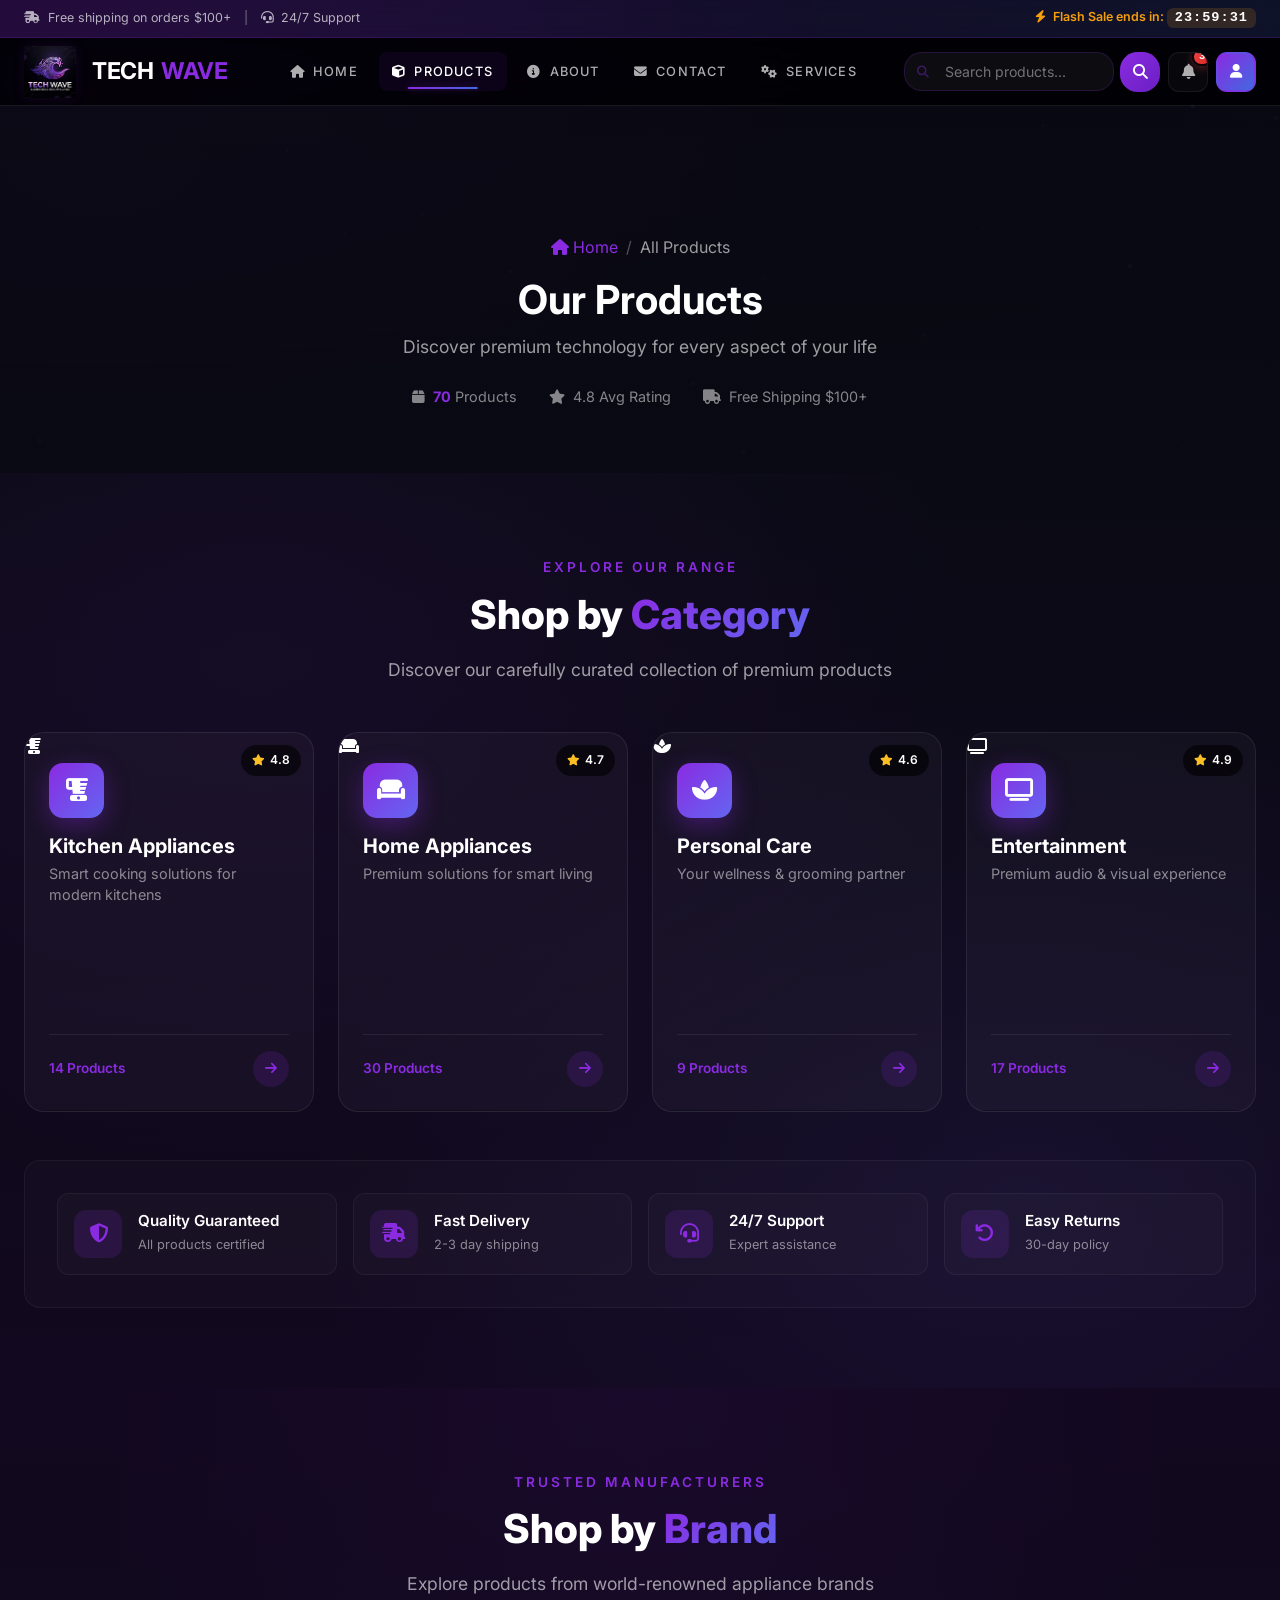
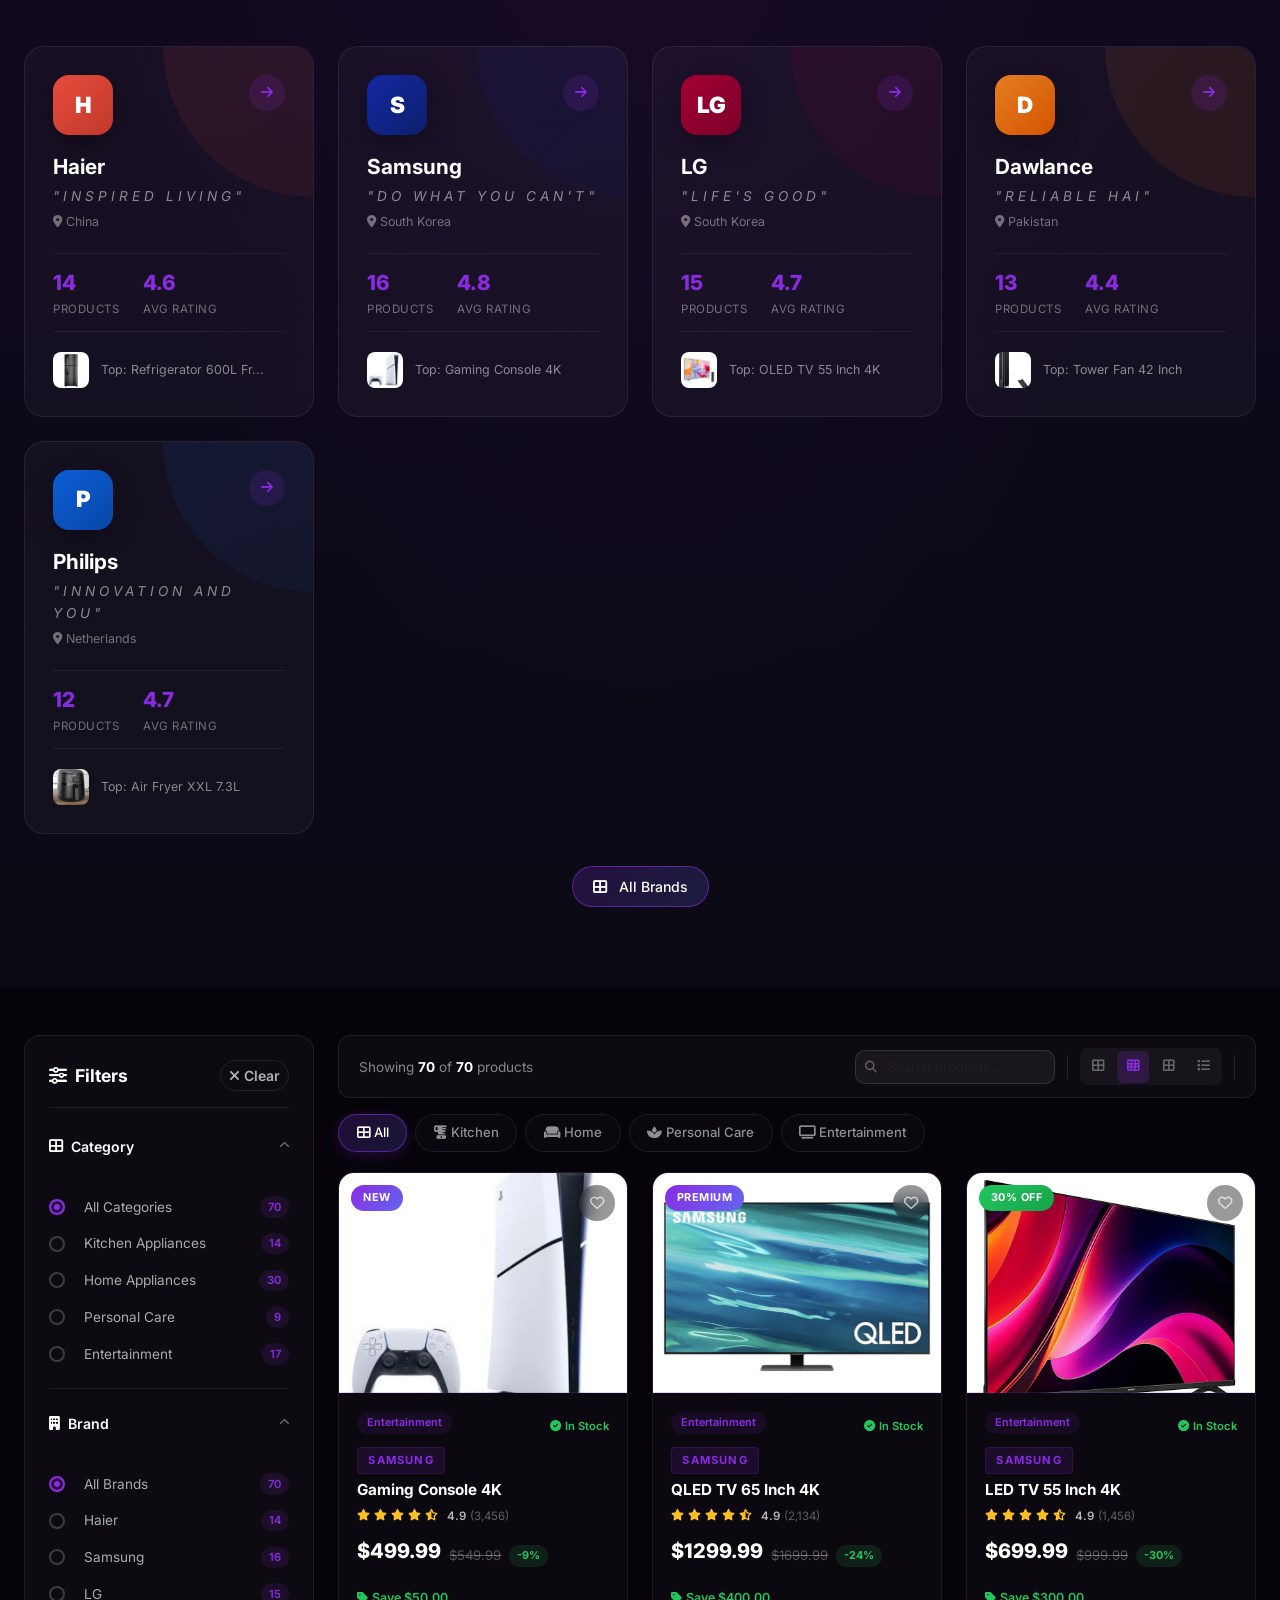
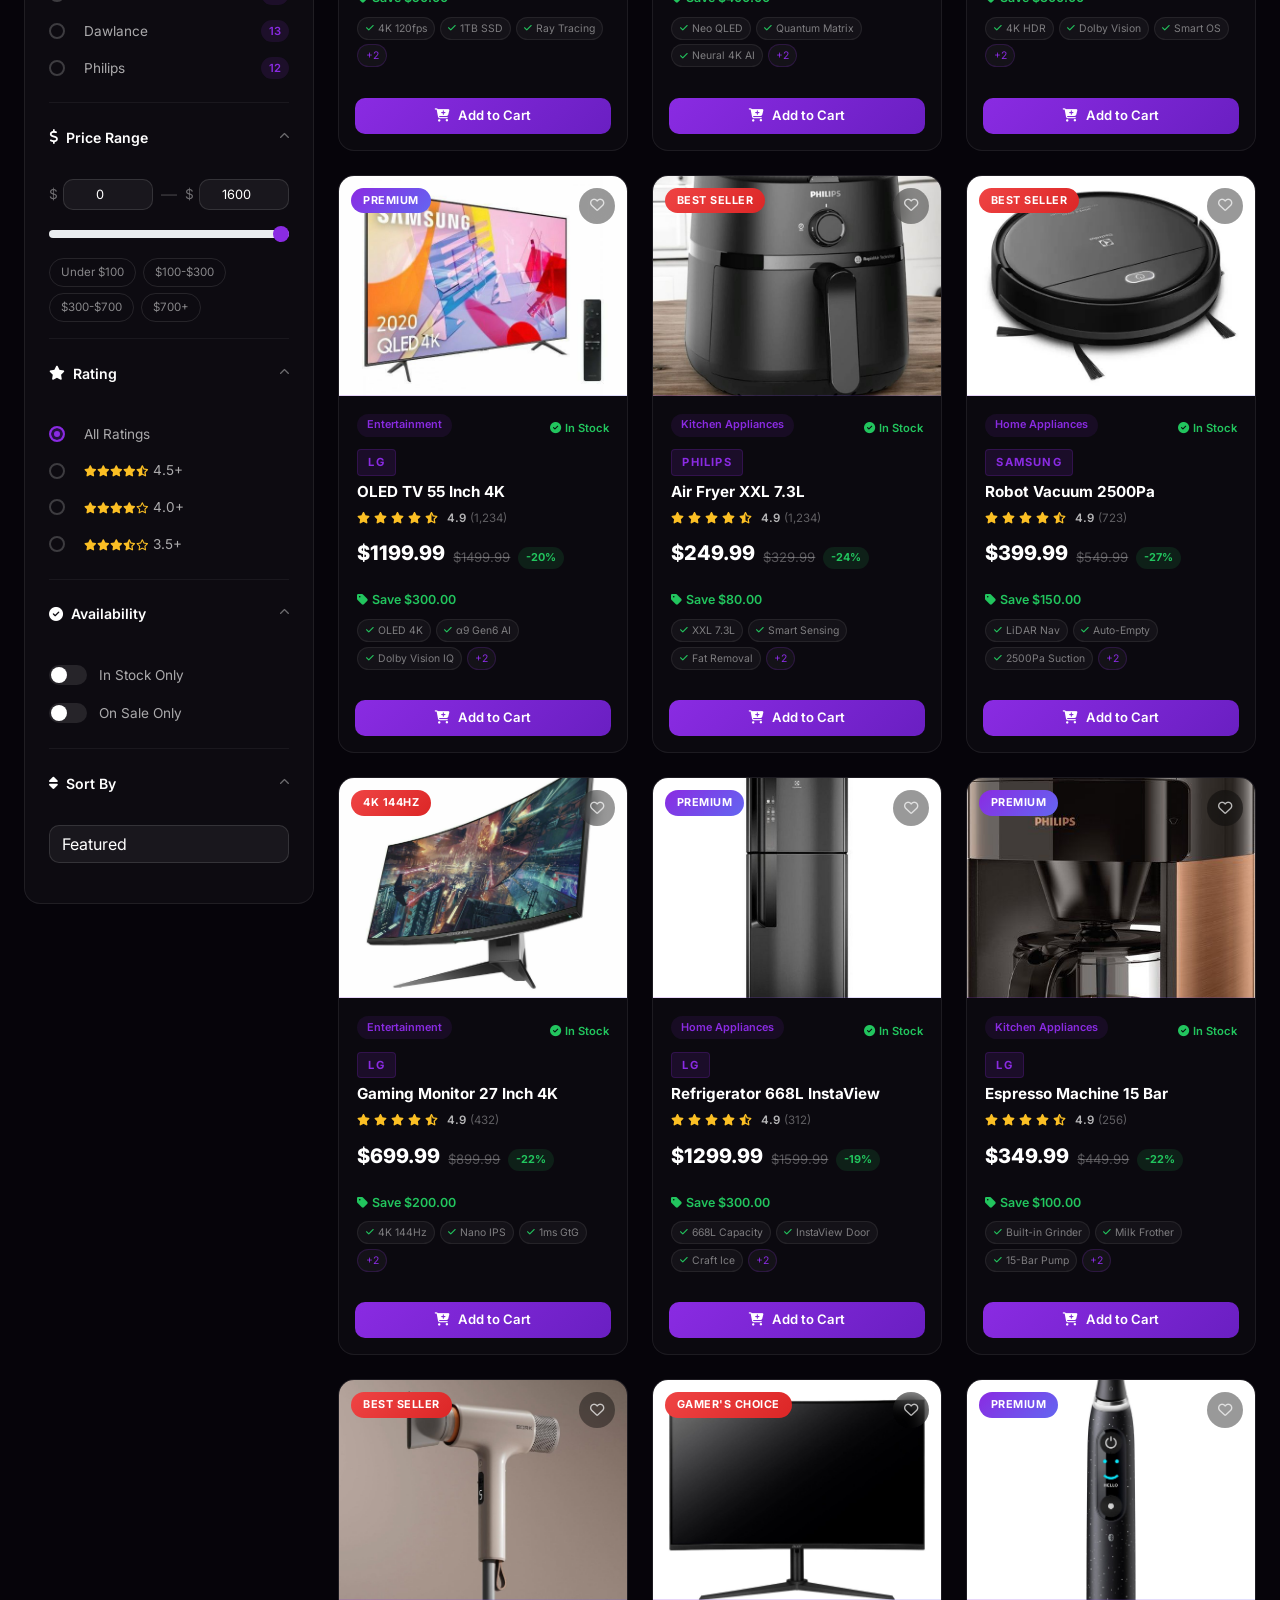
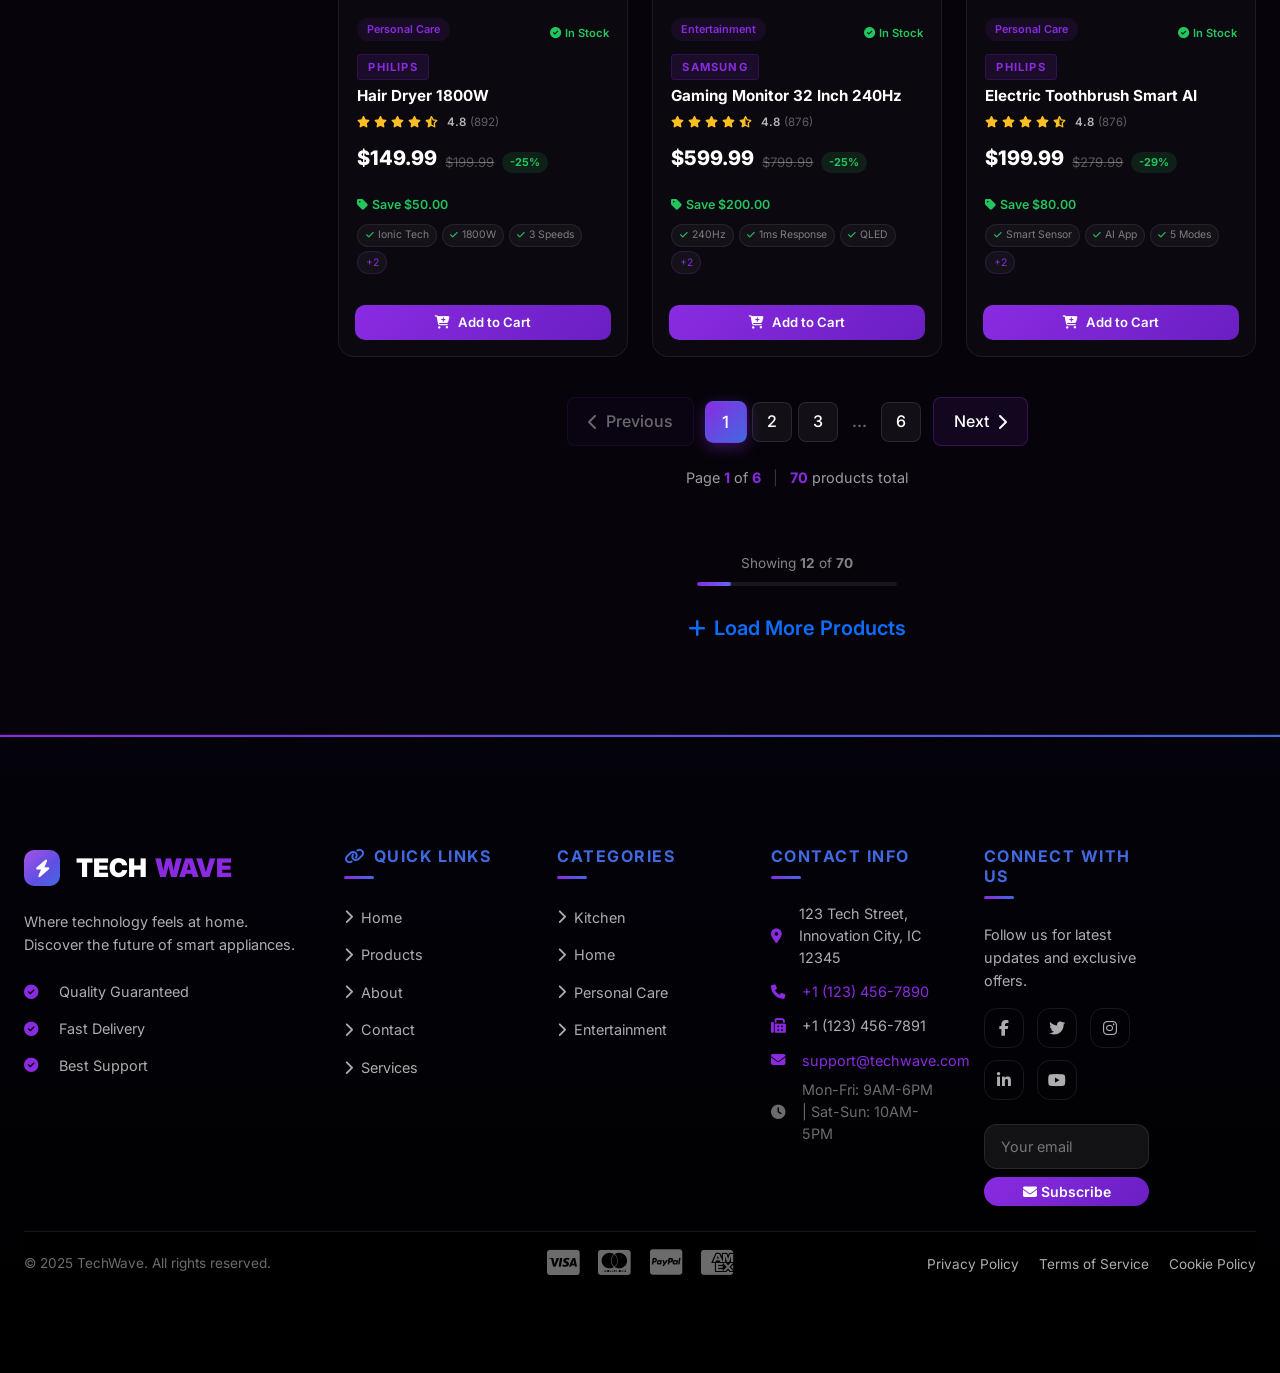
<file: product.html>
<!DOCTYPE html>
<html lang="en">
<head>
  <meta charset="UTF-8">
  <meta name="viewport" content="width=device-width, initial-scale=1.0">
  <title>TechWave | Products</title>
  <meta name="description" content="Browse TechWave's complete product catalog — filter by brand, category and more.">
  <link href="https://cdn.jsdelivr.net/npm/bootstrap@5.3.0/dist/css/bootstrap.min.css" rel="stylesheet">
  <link href="https://fonts.googleapis.com/css2?family=Inter:wght@300;400;500;600;700;900&display=swap" rel="stylesheet">
  <link rel="stylesheet" href="https://cdnjs.cloudflare.com/ajax/libs/font-awesome/6.4.0/css/all.min.css">
  <link rel="stylesheet" href="style.css">
  <link rel="stylesheet" href="products-page.css">
</head>
<body>

<div class="tw-preloader" id="twPreloader">
  <div class="preloader-bg">
    <div class="bg-grid"></div>
    <div class="bg-glow bg-glow-1"></div>
    <div class="bg-glow bg-glow-2"></div>
    <div class="bg-glow bg-glow-3"></div>
    <div class="electric-lines">
      <svg width="100%" height="100%" class="electric-svg">
        <line class="e-line e-line-1" x1="0%" y1="30%" x2="100%" y2="30%" />
        <line class="e-line e-line-2" x1="0%" y1="50%" x2="100%" y2="50%" />
        <line class="e-line e-line-3" x1="0%" y1="70%" x2="100%" y2="70%" />
      </svg>
    </div>
    <canvas id="preloaderParticles"></canvas>
  </div>
  <div class="preloader-content">
    <div class="preloader-logo-section">
      <div class="logo-hex-container">
        <div class="hex-ring hex-ring-outer"></div>
        <div class="hex-ring hex-ring-inner"></div>
        <div class="logo-center">
          <img src="logo and bg imagies/t7kWXK7W.jpg" alt="TechWave" class="preloader-logo-img">
        </div>
        <div class="hex-particles">
          <span></span><span></span><span></span>
          <span></span><span></span><span></span>
        </div>
      </div>
      <div class="brand-text-animated">
        <span class="brand-letter" style="--i:0">T</span>
        <span class="brand-letter" style="--i:1">e</span>
        <span class="brand-letter" style="--i:2">c</span>
        <span class="brand-letter" style="--i:3">h</span>
        <span class="brand-letter brand-accent" style="--i:4">W</span>
        <span class="brand-letter brand-accent" style="--i:5">a</span>
        <span class="brand-letter brand-accent" style="--i:6">v</span>
        <span class="brand-letter brand-accent" style="--i:7">e</span>
      </div>
      <div class="brand-tagline">Home Appliances Redefined</div>
    </div>
    <div class="showcase-spinner">
      <div class="spinner-orbit spinner-orbit-1"></div>
      <div class="spinner-orbit spinner-orbit-2"></div>
      <div class="spinner-orbit spinner-orbit-3"></div>
      <div class="orbit-icon orbit-icon-1"><i class="fas fa-blender"></i></div>
      <div class="orbit-icon orbit-icon-2"><i class="fas fa-tv"></i></div>
      <div class="orbit-icon orbit-icon-3"><i class="fas fa-fan"></i></div>
      <div class="orbit-icon orbit-icon-4"><i class="fas fa-snowflake"></i></div>
      <div class="showcase-center">
        <div class="showcase-glow"></div>
        <div class="showcase-icon-wrap">
          <i class="fas fa-blender" id="showcaseIcon"></i>
        </div>
        <div class="showcase-pulse"></div>
        <div class="showcase-pulse showcase-pulse-2"></div>
      </div>
    </div>
    <div class="wave-equalizer">
      <span style="--d:0.1s"></span>
      <span style="--d:0.2s"></span>
      <span style="--d:0.3s"></span>
      <span style="--d:0.15s"></span>
      <span style="--d:0.25s"></span>
      <span style="--d:0.35s"></span>
      <span style="--d:0.18s"></span>
      <span style="--d:0.28s"></span>
      <span style="--d:0.12s"></span>
      <span style="--d:0.22s"></span>
      <span style="--d:0.32s"></span>
      <span style="--d:0.16s"></span>
      <span style="--d:0.26s"></span>
      <span style="--d:0.2s"></span>
      <span style="--d:0.1s"></span>
    </div>
    <div class="preloader-status">
      <div class="status-text-wrap">
        <span class="status-label" id="statusLabel">Initializing</span>
        <span class="status-detail" id="statusDetail">Loading core modules</span>
      </div>
      <div class="progress-container">
        <div class="progress-track">
          <div class="progress-fill" id="progressFill"></div>
          <div class="progress-glow" id="progressGlow"></div>
          <div class="progress-spark" id="progressSpark"></div>
        </div>
        <div class="progress-info">
          <span class="progress-percent" id="progressPercent">0%</span>
          <span class="progress-bytes" id="progressBytes">0 KB</span>
        </div>
      </div>
    </div>
    <div class="appliance-carousel" id="applianceCarousel">
      <div class="carousel-icon-item" data-index="0">
        <div class="carousel-icon-wrap"><i class="fas fa-blender"></i></div>
        <span class="carousel-label">Kitchen</span>
      </div>
      <div class="carousel-icon-item" data-index="1">
        <div class="carousel-icon-wrap"><i class="fas fa-tv"></i></div>
        <span class="carousel-label">Entertainment</span>
      </div>
      <div class="carousel-icon-item" data-index="2">
        <div class="carousel-icon-wrap"><i class="fas fa-fan"></i></div>
        <span class="carousel-label">Cooling</span>
      </div>
      <div class="carousel-icon-item" data-index="3">
        <div class="carousel-icon-wrap"><i class="fas fa-snowflake"></i></div>
        <span class="carousel-label">Climate</span>
      </div>
      <div class="carousel-icon-item" data-index="4">
        <div class="carousel-icon-wrap"><i class="fas fa-tshirt"></i></div>
        <span class="carousel-label">Laundry</span>
      </div>
      <div class="carousel-icon-item" data-index="5">
        <div class="carousel-icon-wrap"><i class="fas fa-fire-burner"></i></div>
        <span class="carousel-label">Cooking</span>
      </div>
    </div>
    <div class="power-badge">
      <div class="power-dot"></div>
      <span>Powered by Innovation</span>
    </div>
  </div>
</div>

<div class="tw-page-transition" id="twPageTransition">
  <div class="transition-curtain transition-curtain-1"></div>
  <div class="transition-curtain transition-curtain-2"></div>
  <div class="transition-curtain transition-curtain-3"></div>
  <div class="transition-center">
    <div class="transition-logo-wrap">
      <img src="logo and bg imagies/t7kWXK7Wj.jpg" alt="TechWave" class="transition-logo-img">
    </div>
    <div class="transition-wave-line">
      <svg viewBox="0 0 200 20" class="wave-svg">
        <path d="M0,10 Q25,0 50,10 T100,10 T150,10 T200,10" fill="none" stroke="url(#waveGrad)" stroke-width="2"/>
        <defs>
          <linearGradient id="waveGrad" x1="0%" y1="0%" x2="100%" y2="0%">
            <stop offset="0%" stop-color="#8a2be2"/>
            <stop offset="50%" stop-color="#4169e1"/>
            <stop offset="100%" stop-color="#8a2be2"/>
          </linearGradient>
        </defs>
      </svg>
    </div>
    <span class="transition-status">Loading your experience</span>
  </div>
</div>

<canvas id="particleCanvas"></canvas>
<div class="glow-bg"></div>
<div class="toast-container" id="toastContainer"></div>

<div class="top-bar">
  <div class="container-fluid px-4">
    <div class="top-bar-inner">
      <div class="top-bar-left">
        <span><i class="fas fa-shipping-fast me-1"></i> Free shipping on orders $100+</span>
        <span class="top-bar-divider">|</span>
        <span><i class="fas fa-headset me-1"></i> 24/7 Support</span>
      </div>
      <div class="top-bar-right">
        <span class="top-bar-timer">
          <i class="fas fa-bolt me-1"></i> Flash Sale ends in:
          <strong id="countdownTimer">00:00:00</strong>
        </span>
      </div>
    </div>
  </div>
</div>

<nav class="navbar navbar-expand-lg navbar-dark animate-slide-down" id="mainNavbar">
  <div class="container-fluid px-4">
    <a class="navbar-brand fw-bold d-flex align-items-center" href="index.html">
      <img src="logo and bg imagies/t7kWXK7Wj.jpg" alt="TechWave Logo" class="navbar-logo me-2">
      TECH<span class="brand-wave">WAVE</span>
    </a>
    <button class="navbar-toggler border-0" type="button" data-bs-toggle="collapse" data-bs-target="#navbarNav" aria-controls="navbarNav" aria-expanded="false" aria-label="Toggle navigation">
      <span class="navbar-toggler-icon"></span>
    </button>
    <div class="collapse navbar-collapse" id="navbarNav">
      <ul class="navbar-nav mx-auto nav-spacing">
        <li class="nav-item"><a class="nav-link" href="index.html"><i class="fas fa-home me-2"></i>Home</a></li>
        <li class="nav-item"><a class="nav-link active" href="product.html"><i class="fas fa-cube me-2"></i>Products</a></li>
        <li class="nav-item"><a class="nav-link" href="about.html"><i class="fas fa-info-circle me-2"></i>About</a></li>
        <li class="nav-item"><a class="nav-link" href="contact.html"><i class="fas fa-envelope me-2"></i>Contact</a></li>
        <li class="nav-item"><a class="nav-link" href="services.html"><i class="fas fa-cogs me-2"></i>Services</a></li>
      </ul>
      <div class="d-flex align-items-center gap-2 flex-wrap navbar-right-section">
        <form class="d-flex search-form-enhanced position-relative" id="searchForm" onsubmit="return false;" action="javascript:void(0);">
          <div class="search-wrapper-enhanced">
            <input class="form-control search-input-enhanced" type="search" id="searchInput" placeholder="Search products..." aria-label="Search" autocomplete="off">
            <div class="search-suggestions" id="searchSuggestions" style="display:none;"></div>
            <button class="btn btn-search-enhanced" type="button"><i class="fas fa-search"></i></button>
          </div>
        </form>
        <div class="nav-icons-group">
          <button class="btn btn-outline-light nav-icon-btn" title="Notifications" data-bs-toggle="modal" data-bs-target="#notificationsModal">
            <i class="fas fa-bell"></i>
            <span class="notification-badge">3</span>
          </button>
          <button class="btn btn-primary profile-nav-btn" data-bs-toggle="modal" data-bs-target="#profileModal" title="Profile">
            <i class="fas fa-user"></i>
            <span id="cartBadge" class="badge bg-danger rounded-pill" style="display:none;font-size:0.65rem;">0</span>
          </button>
        </div>
      </div>
    </div>
  </div>
</nav>

<div class="modal fade" id="notificationsModal" tabindex="-1" aria-labelledby="notificationsModalLabel" aria-hidden="true">
  <div class="modal-dialog modal-dialog-scrollable" style="max-width:420px;">
    <div class="modal-content">
      <div class="modal-header border-bottom border-secondary">
        <h5 class="modal-title" id="notificationsModalLabel"><i class="fas fa-bell me-2"></i>Notifications</h5>
        <button type="button" class="btn-close btn-close-white" data-bs-dismiss="modal" aria-label="Close"></button>
      </div>
      <div class="modal-body" id="notificationsBody">
        <div class="notification-item">
          <div class="notification-icon success"><i class="fas fa-check"></i></div>
          <div class="notification-text">
            <p class="notification-title">Order Confirmed!</p>
            <p class="notification-msg">Your order #12345 has been confirmed.</p>
            <small class="notification-time">2 hours ago</small>
          </div>
        </div>
      </div>
    </div>
  </div>
</div>

<div class="modal fade" id="profileModal" tabindex="-1" aria-labelledby="profileModalLabel" aria-hidden="true">
  <div class="modal-dialog modal-lg modal-dialog-centered modal-dialog-scrollable">
    <div class="modal-content">
      <div class="modal-header border-bottom border-secondary">
        <h5 class="modal-title" id="profileModalLabel"><i class="fas fa-user-circle me-2"></i>My Account</h5>
        <button type="button" class="btn-close btn-close-white" data-bs-dismiss="modal" aria-label="Close"></button>
      </div>
      <div class="modal-body p-0">
        <ul class="nav nav-tabs nav-tabs-custom justify-content-center" id="profileTabs" role="tablist">
          <li class="nav-item" role="presentation" id="loginTabItem">
            <button class="nav-link active" id="login-tab" data-bs-toggle="tab" data-bs-target="#loginPane" type="button" role="tab" aria-selected="true">
              <i class="fas fa-sign-in-alt me-2"></i>Login
            </button>
          </li>
          <li class="nav-item" role="presentation" id="profileDataTabItem" style="display:none;">
            <button class="nav-link" id="profile-data-tab" data-bs-toggle="tab" data-bs-target="#profilePane" type="button" role="tab" aria-selected="false">
              <i class="fas fa-user me-2"></i>Profile
            </button>
          </li>
          <li class="nav-item" role="presentation">
            <button class="nav-link" id="cart-tab" data-bs-toggle="tab" data-bs-target="#cartPane" type="button" role="tab" aria-selected="false">
              <i class="fas fa-shopping-cart me-2"></i>Cart <span id="cartTabCount"></span>
            </button>
          </li>
          <li class="nav-item" role="presentation">
            <button class="nav-link" id="wishlist-tab" data-bs-toggle="tab" data-bs-target="#wishlistPane" type="button" role="tab" aria-selected="false">
              <i class="fas fa-heart me-2"></i>Wishlist <span id="wishlistTabCount"></span>
            </button>
          </li>
        </ul>
        <div class="tab-content" id="profileTabContent">
          <div class="tab-pane fade show active" id="loginPane" role="tabpanel">
            <div class="auth-container">
              <div class="auth-forms-wrapper">
                <div class="auth-form-container" id="loginFormContainer">
                  <div class="auth-header">
                    <div class="auth-icon"><i class="fas fa-user-circle"></i></div>
                    <h3>Welcome Back!</h3>
                    <p>Sign in to continue to TechWave</p>
                  </div>
                  <div class="social-login">
                    <button type="button" class="btn-social btn-google" onclick="socialLogin('google')"><i class="fab fa-google"></i><span>Google</span></button>
                    <button type="button" class="btn-social btn-facebook" onclick="socialLogin('facebook')"><i class="fab fa-facebook-f"></i><span>Facebook</span></button>
                    <button type="button" class="btn-social btn-apple" onclick="socialLogin('apple')"><i class="fab fa-apple"></i><span>Apple</span></button>
                  </div>
                  <div class="auth-divider"><span>or continue with email</span></div>
                  <form id="loginForm" class="auth-form" novalidate>
                    <div class="form-floating-custom">
                      <div class="input-icon-wrapper">
                        <i class="fas fa-envelope input-icon"></i>
                        <input type="email" class="form-control auth-input" id="loginEmail" placeholder="Email address" required autocomplete="email">
                        <label for="loginEmail">Email address</label>
                        <div class="input-focus-effect"></div>
                      </div>
                      <div class="invalid-feedback">Please enter a valid email address.</div>
                    </div>
                    <div class="form-floating-custom">
                      <div class="input-icon-wrapper">
                        <i class="fas fa-lock input-icon"></i>
                        <input type="password" class="form-control auth-input" id="loginPassword" placeholder="Password" required minlength="4" autocomplete="current-password">
                        <label for="loginPassword">Password</label>
                        <button type="button" class="btn-toggle-password" onclick="togglePassword('loginPassword', this)"><i class="fas fa-eye"></i></button>
                        <div class="input-focus-effect"></div>
                      </div>
                      <div class="invalid-feedback">Password is required.</div>
                    </div>
                    <div class="auth-options">
                      <label class="custom-checkbox">
                        <input type="checkbox" id="rememberMe"><span class="checkmark"></span>
                        <span class="checkbox-label">Remember me</span>
                      </label>
                      <a href="#" class="forgot-link" onclick="showForgotPassword();return false;">Forgot password?</a>
                    </div>
                    <button type="submit" class="btn btn-auth btn-primary">
                      <span class="btn-text">Sign In</span>
                      <span class="btn-loader"><i class="fas fa-spinner fa-spin"></i></span>
                      <i class="fas fa-arrow-right btn-arrow"></i>
                    </button>
                  </form>
                  <div class="auth-footer">
                    <p>Don't have an account? <a href="#" class="auth-switch-link" onclick="switchAuthForm('signup');return false;">Create one <i class="fas fa-arrow-right ms-1"></i></a></p>
                  </div>
                  <div class="security-badge"><i class="fas fa-shield-alt"></i><span>Protected by 256-bit SSL encryption</span></div>
                </div>
                <div class="auth-form-container" id="signupFormContainer" style="display:none;">
                  <div class="auth-header">
                    <div class="auth-icon signup-icon"><i class="fas fa-user-plus"></i></div>
                    <h3>Create Account</h3>
                    <p>Join TechWave and start shopping</p>
                  </div>
                  <div class="social-login">
                    <button type="button" class="btn-social btn-google" onclick="socialLogin('google')"><i class="fab fa-google"></i><span>Google</span></button>
                    <button type="button" class="btn-social btn-facebook" onclick="socialLogin('facebook')"><i class="fab fa-facebook-f"></i><span>Facebook</span></button>
                    <button type="button" class="btn-social btn-apple" onclick="socialLogin('apple')"><i class="fab fa-apple"></i><span>Apple</span></button>
                  </div>
                  <div class="auth-divider"><span>or register with email</span></div>
                  <form id="signupForm" class="auth-form" novalidate>
                    <div class="form-floating-custom">
                      <div class="input-icon-wrapper">
                        <i class="fas fa-user input-icon"></i>
                        <input type="text" class="form-control auth-input" id="signupName" placeholder="Full name" required minlength="2" autocomplete="name">
                        <label for="signupName">Full name</label>
                        <div class="input-focus-effect"></div>
                        <div class="input-success-icon"><i class="fas fa-check-circle"></i></div>
                      </div>
                      <div class="invalid-feedback">Name must be at least 2 characters.</div>
                    </div>
                    <div class="form-floating-custom">
                      <div class="input-icon-wrapper">
                        <i class="fas fa-envelope input-icon"></i>
                        <input type="email" class="form-control auth-input" id="signupEmail" placeholder="Email address" required autocomplete="email">
                        <label for="signupEmail">Email address</label>
                        <div class="input-focus-effect"></div>
                        <div class="input-success-icon"><i class="fas fa-check-circle"></i></div>
                      </div>
                      <div class="invalid-feedback">Please enter a valid email address.</div>
                    </div>
                    <div class="form-floating-custom">
                      <div class="input-icon-wrapper">
                        <i class="fas fa-lock input-icon"></i>
                        <input type="password" class="form-control auth-input" id="signupPassword" placeholder="Password" required minlength="6" autocomplete="new-password">
                        <label for="signupPassword">Password</label>
                        <button type="button" class="btn-toggle-password" onclick="togglePassword('signupPassword', this)"><i class="fas fa-eye"></i></button>
                        <div class="input-focus-effect"></div>
                      </div>
                      <div class="password-strength-container" id="passwordStrengthContainer">
                        <div class="password-strength-bar"><div class="password-strength-fill" id="passwordStrengthFill"></div></div>
                        <div class="password-strength-text">
                          <span id="passwordStrengthText">Password strength</span>
                          <span id="passwordStrengthLabel"></span>
                        </div>
                        <div class="password-requirements">
                          <div class="requirement" id="req-length"><i class="fas fa-circle"></i> At least 6 characters</div>
                          <div class="requirement" id="req-upper"><i class="fas fa-circle"></i> One uppercase letter</div>
                          <div class="requirement" id="req-number"><i class="fas fa-circle"></i> One number</div>
                          <div class="requirement" id="req-special"><i class="fas fa-circle"></i> One special character</div>
                        </div>
                      </div>
                      <div class="invalid-feedback">Password must be at least 6 characters.</div>
                    </div>
                    <div class="form-floating-custom">
                      <div class="input-icon-wrapper">
                        <i class="fas fa-lock input-icon"></i>
                        <input type="password" class="form-control auth-input" id="signupConfirmPassword" placeholder="Confirm password" required autocomplete="new-password">
                        <label for="signupConfirmPassword">Confirm password</label>
                        <button type="button" class="btn-toggle-password" onclick="togglePassword('signupConfirmPassword', this)"><i class="fas fa-eye"></i></button>
                        <div class="input-focus-effect"></div>
                        <div class="input-success-icon"><i class="fas fa-check-circle"></i></div>
                      </div>
                      <div class="invalid-feedback" id="confirmPasswordFeedback">Passwords do not match.</div>
                    </div>
                    <div class="auth-options">
                      <label class="custom-checkbox">
                        <input type="checkbox" id="agreeTerms" required><span class="checkmark"></span>
                        <span class="checkbox-label">I agree to the <a href="#" onclick="showToast('Terms page coming soon!','info');return false;">Terms of Service</a> and <a href="#" onclick="showToast('Privacy page coming soon!','info');return false;">Privacy Policy</a></span>
                      </label>
                    </div>
                    <button type="submit" class="btn btn-auth btn-primary">
                      <span class="btn-text">Create Account</span>
                      <span class="btn-loader"><i class="fas fa-spinner fa-spin"></i></span>
                      <i class="fas fa-arrow-right btn-arrow"></i>
                    </button>
                  </form>
                  <div class="auth-footer">
                    <p>Already have an account? <a href="#" class="auth-switch-link" onclick="switchAuthForm('login');return false;">Sign in <i class="fas fa-arrow-right ms-1"></i></a></p>
                  </div>
                  <div class="security-badge"><i class="fas fa-shield-alt"></i><span>Your data is protected &amp; secure</span></div>
                </div>
                <div class="auth-form-container" id="forgotPasswordContainer" style="display:none;">
                  <div class="auth-header">
                    <div class="auth-icon forgot-icon"><i class="fas fa-key"></i></div>
                    <h3>Forgot Password?</h3>
                    <p>No worries! Enter your email and we'll send you reset instructions.</p>
                  </div>
                  <form id="forgotPasswordForm" class="auth-form" novalidate>
                    <div class="form-floating-custom">
                      <div class="input-icon-wrapper">
                        <i class="fas fa-envelope input-icon"></i>
                        <input type="email" class="form-control auth-input" id="forgotEmail" placeholder="Email address" required autocomplete="email">
                        <label for="forgotEmail">Email address</label>
                        <div class="input-focus-effect"></div>
                      </div>
                      <div class="invalid-feedback">Please enter a valid email address.</div>
                    </div>
                    <button type="submit" class="btn btn-auth btn-primary">
                      <span class="btn-text">Send Reset Link</span>
                      <span class="btn-loader"><i class="fas fa-spinner fa-spin"></i></span>
                      <i class="fas fa-paper-plane btn-arrow"></i>
                    </button>
                  </form>
                  <div class="auth-footer">
                    <p>Remember your password? <a href="#" class="auth-switch-link" onclick="switchAuthForm('login');return false;"><i class="fas fa-arrow-left me-1"></i> Back to login</a></p>
                  </div>
                </div>
              </div>
            </div>
          </div>
          <div class="tab-pane fade" id="profilePane" role="tabpanel">
            <div id="profileInfo" class="p-4">
              <p class="text-secondary text-center py-4">Please login to view your profile.</p>
            </div>
          </div>
          <div class="tab-pane fade" id="cartPane" role="tabpanel">
            <div class="p-4">
              <div id="cartContent">
                <div class="empty-state">
                  <div class="empty-state-icon"><i class="fas fa-shopping-cart"></i></div>
                  <h5>Your cart is empty</h5>
                  <p>Browse products and add items!</p>
                </div>
              </div>
              <div id="cartTotal" style="display:none;" class="mt-3 pt-3 border-top border-secondary">
                <div class="checkout-summary">
                  <div class="checkout-row"><span>Subtotal</span><span id="cartSubtotal">$0.00</span></div>
                  <div class="checkout-row"><span>Shipping</span><span id="cartShipping">Free</span></div>
                  <div class="checkout-row"><span>Tax (8%)</span><span id="cartTax">$0.00</span></div>
                  <div class="checkout-row total"><span>Total</span><span class="checkout-val" id="cartTotalAmount">$0.00</span></div>
                </div>
                <button class="btn btn-primary w-100 mb-2" id="checkoutBtn" onclick="processCheckout()">
                  <i class="fas fa-lock me-2"></i>Proceed to Checkout
                </button>
                <button class="btn btn-outline-danger w-100 btn-sm" onclick="clearCart()">
                  <i class="fas fa-trash-alt me-2"></i>Clear Cart
                </button>
              </div>
            </div>
          </div>
          <div class="tab-pane fade" id="wishlistPane" role="tabpanel">
            <div class="p-4">
              <div id="wishlistContent">
                <div class="empty-state">
                  <div class="empty-state-icon"><i class="fas fa-heart"></i></div>
                  <h5>Your wishlist is empty</h5>
                  <p>Click the ♥ on products you love!</p>
                </div>
              </div>
              <div id="wishlistActions" style="display:none;" class="mt-3 pt-3 border-top border-secondary">
                <button class="btn btn-primary w-100 mb-2" onclick="addAllWishlistToCart()">
                  <i class="fas fa-cart-plus me-2"></i>Add All to Cart
                </button>
                <button class="btn btn-outline-danger w-100 btn-sm" onclick="clearWishlist()">
                  <i class="fas fa-trash-alt me-2"></i>Clear Wishlist
                </button>
              </div>
            </div>
          </div>
        </div>
      </div>
    </div>
  </div>
</div>

<div class="modal fade" id="productModal" tabindex="-1" aria-labelledby="productModalTitleLabel" aria-hidden="true">
  <div class="modal-dialog modal-xl modal-dialog-scrollable">
    <div class="modal-content">
      <div class="modal-header border-bottom border-secondary">
        <h5 class="modal-title" id="productModalTitle">Product Details</h5>
        <div class="modal-header-actions">
          <button class="btn btn-sm btn-outline-light me-2" id="modalShareBtn" title="Share"><i class="fas fa-share-alt"></i></button>
          <button type="button" class="btn-close btn-close-white" data-bs-dismiss="modal" aria-label="Close"></button>
        </div>
      </div>
      <div class="modal-body" id="productModalBody">
        <div class="text-center py-5"><div class="spinner-border text-primary" role="status"><span class="visually-hidden">Loading...</span></div></div>
      </div>
    </div>
  </div>
</div>

<div class="modal fade" id="compareModal" tabindex="-1" aria-labelledby="compareModalLabel" aria-hidden="true">
  <div class="modal-dialog modal-xl modal-dialog-scrollable">
    <div class="modal-content">
      <div class="modal-header border-bottom border-secondary">
        <h5 class="modal-title" id="compareModalLabel"><i class="fas fa-columns me-2"></i>Compare Products</h5>
        <button type="button" class="btn-close btn-close-white" data-bs-dismiss="modal" aria-label="Close"></button>
      </div>
      <div class="modal-body" id="compareModalBody">
        <p class="text-center text-muted py-4">Select products to compare</p>
      </div>
    </div>
  </div>
</div>

<div class="modal fade" id="shareModal" tabindex="-1" aria-labelledby="shareModalLabel" aria-hidden="true">
  <div class="modal-dialog modal-dialog-centered" style="max-width:420px;">
    <div class="modal-content">
      <div class="modal-header border-bottom border-secondary">
        <h5 class="modal-title" id="shareModalLabel"><i class="fas fa-share-alt me-2"></i>Share Product</h5>
        <button type="button" class="btn-close btn-close-white" data-bs-dismiss="modal" aria-label="Close"></button>
      </div>
      <div class="modal-body" id="shareModalBody"></div>
    </div>
  </div>
</div>

<div class="modal fade" id="checkoutModal" tabindex="-1" aria-labelledby="checkoutModalLabel" aria-hidden="true">
  <div class="modal-dialog modal-dialog-centered">
    <div class="modal-content text-center p-4">
      <div class="checkout-success-icon"><i class="fas fa-check-circle"></i></div>
      <h3 class="mb-3" id="checkoutModalLabel">Order Placed!</h3>
      <p class="text-secondary mb-3">Order #<strong id="orderNumber"></strong></p>
      <button class="btn btn-primary" data-bs-dismiss="modal"><i class="fas fa-shopping-bag me-2"></i>Continue Shopping</button>
    </div>
  </div>
</div>

<main>
  <section class="page-hero-section">
    <div class="page-hero-bg" style="background-image:url('https://images.unsplash.com/photo-1550009158-9ebf69173e03?auto=format&fit=crop&w=1920&q=80');"></div>
    <div class="page-hero-overlay"></div>
    <div class="container">
      <div class="page-hero-content text-center">
        <nav aria-label="breadcrumb">
          <ol class="breadcrumb justify-content-center">
            <li class="breadcrumb-item"><a href="index.html"><i class="fas fa-home me-1"></i>Home</a></li>
            <li class="breadcrumb-item active" aria-current="page" id="breadcrumbCategory">All Products</li>
          </ol>
        </nav>
        <h1 class="fw-bold mb-2" id="pageTitle">Our Products</h1>
        <p class="page-hero-sub" id="pageSubtitle">Discover premium technology for every aspect of your life</p>
        <div class="page-hero-stats">
          <span><i class="fas fa-box me-1"></i> <strong id="totalProductCount">0</strong> Products</span>
          <span><i class="fas fa-star me-1"></i> 4.8 Avg Rating</span>
          <span><i class="fas fa-truck me-1"></i> Free Shipping $100+</span>
        </div>
      </div>
    </div>
  </section>

  <section class="category-showcase-section">
    <div class="container-fluid px-4">
      <div class="category-showcase-header">
        <span class="badge-text">Explore Our Range</span>
        <h2>Shop by <span>Category</span></h2>
        <p>Discover our carefully curated collection of premium products</p>
      </div>
      <div class="category-cards-grid">
        <div class="cat-card" data-category="Kitchen Appliances">
          <div class="cat-card-icon-area">
            <span class="cat-rating-badge"><i class="fas fa-star"></i> 4.8</span>
            <div class="cat-big-icon"><i class="fas fa-blender"></i></div>
          </div>
          <div class="cat-card-body">
            <div class="cat-icon"><i class="fas fa-blender"></i></div>
            <h4>Kitchen Appliances</h4>
            <p>Smart cooking solutions for modern kitchens</p>
            <div class="cat-meta">
              <span class="cat-count" id="categoryCountKitchen">0 Products</span>
              <span class="cat-arrow"><i class="fas fa-arrow-right"></i></span>
            </div>
          </div>
          <div class="cat-hover-overlay">
            <h5>Kitchen Appliances</h5>
            <ul class="cat-subcategories">
              <li><i class="fas fa-check"></i> Blenders &amp; Mixers</li>
              <li><i class="fas fa-check"></i> Coffee Makers</li>
              <li><i class="fas fa-check"></i> Air Fryers</li>
              <li><i class="fas fa-check"></i> Microwave Ovens</li>
            </ul>
            <button class="cat-view-btn"><i class="fas fa-arrow-right"></i> View All Products</button>
          </div>
        </div>
        <div class="cat-card" data-category="Home Appliances">
          <div class="cat-card-icon-area">
            <span class="cat-rating-badge"><i class="fas fa-star"></i> 4.7</span>
            <div class="cat-big-icon"><i class="fas fa-couch"></i></div>
          </div>
          <div class="cat-card-body">
            <div class="cat-icon"><i class="fas fa-couch"></i></div>
            <h4>Home Appliances</h4>
            <p>Premium solutions for smart living</p>
            <div class="cat-meta">
              <span class="cat-count" id="categoryCountHome">0 Products</span>
              <span class="cat-arrow"><i class="fas fa-arrow-right"></i></span>
            </div>
          </div>
          <div class="cat-hover-overlay">
            <h5>Home Appliances</h5>
            <ul class="cat-subcategories">
              <li><i class="fas fa-check"></i> Refrigerators</li>
              <li><i class="fas fa-check"></i> Air Conditioners</li>
              <li><i class="fas fa-check"></i> Washers &amp; Dryers</li>
              <li><i class="fas fa-check"></i> Vacuums &amp; Purifiers</li>
            </ul>
            <button class="cat-view-btn"><i class="fas fa-arrow-right"></i> View All Products</button>
          </div>
        </div>
        <div class="cat-card" data-category="Personal Care">
          <div class="cat-card-icon-area">
            <span class="cat-rating-badge"><i class="fas fa-star"></i> 4.6</span>
            <div class="cat-big-icon"><i class="fas fa-spa"></i></div>
          </div>
          <div class="cat-card-body">
            <div class="cat-icon"><i class="fas fa-spa"></i></div>
            <h4>Personal Care</h4>
            <p>Your wellness &amp; grooming partner</p>
            <div class="cat-meta">
              <span class="cat-count" id="categoryCountPersonal">0 Products</span>
              <span class="cat-arrow"><i class="fas fa-arrow-right"></i></span>
            </div>
          </div>
          <div class="cat-hover-overlay">
            <h5>Personal Care</h5>
            <ul class="cat-subcategories">
              <li><i class="fas fa-check"></i> Hair Dryers &amp; Stylers</li>
              <li><i class="fas fa-check"></i> Electric Shavers</li>
              <li><i class="fas fa-check"></i> Oral Care</li>
              <li><i class="fas fa-check"></i> Grooming Kits</li>
            </ul>
            <button class="cat-view-btn"><i class="fas fa-arrow-right"></i> View All Products</button>
          </div>
        </div>
        <div class="cat-card" data-category="Entertainment">
          <div class="cat-card-icon-area">
            <span class="cat-rating-badge"><i class="fas fa-star"></i> 4.9</span>
            <div class="cat-big-icon"><i class="fas fa-tv"></i></div>
          </div>
          <div class="cat-card-body">
            <div class="cat-icon"><i class="fas fa-tv"></i></div>
            <h4>Entertainment</h4>
            <p>Premium audio &amp; visual experience</p>
            <div class="cat-meta">
              <span class="cat-count" id="categoryCountEntertainment">0 Products</span>
              <span class="cat-arrow"><i class="fas fa-arrow-right"></i></span>
            </div>
          </div>
          <div class="cat-hover-overlay">
            <h5>Entertainment</h5>
            <ul class="cat-subcategories">
              <li><i class="fas fa-check"></i> Smart TVs</li>
              <li><i class="fas fa-check"></i> Soundbars &amp; Speakers</li>
              <li><i class="fas fa-check"></i> Headphones</li>
              <li><i class="fas fa-check"></i> Gaming &amp; Projectors</li>
            </ul>
            <button class="cat-view-btn"><i class="fas fa-arrow-right"></i> View All Products</button>
          </div>
        </div>
      </div>
      <div class="category-features-bar">
        <div class="cat-feature-item">
          <div class="cat-feature-icon"><i class="fas fa-shield-alt"></i></div>
          <div class="cat-feature-text"><h6>Quality Guaranteed</h6><p>All products certified</p></div>
        </div>
        <div class="cat-feature-item">
          <div class="cat-feature-icon"><i class="fas fa-truck-fast"></i></div>
          <div class="cat-feature-text"><h6>Fast Delivery</h6><p>2-3 day shipping</p></div>
        </div>
        <div class="cat-feature-item">
          <div class="cat-feature-icon"><i class="fas fa-headset"></i></div>
          <div class="cat-feature-text"><h6>24/7 Support</h6><p>Expert assistance</p></div>
        </div>
        <div class="cat-feature-item">
          <div class="cat-feature-icon"><i class="fas fa-undo"></i></div>
          <div class="cat-feature-text"><h6>Easy Returns</h6><p>30-day policy</p></div>
        </div>
      </div>
    </div>
  </section>

  <section class="brand-showcase-section" id="brandShowcaseSection">
    <div class="container-fluid px-4">
      <div class="brand-showcase-header">
        <span class="badge-text">Trusted Manufacturers</span>
        <h2>Shop by <span>Brand</span></h2>
        <p>Explore products from world-renowned appliance brands</p>
      </div>
      <div class="brand-showcase-grid" id="brandShowcaseGrid"></div>
      <div class="brand-quick-filter" id="brandQuickFilter">
        <button class="brand-pill active" data-brand="all">
          <i class="fas fa-th-large me-1"></i> All Brands
        </button>
      </div>
    </div>
  </section>

  <section class="products-page-section py-5">
    <div class="container-fluid px-4">
      <div class="row g-4">
        <div class="col-xl-3 col-lg-4">
          <button class="btn btn-primary w-100 d-lg-none mb-3 filter-mobile-toggle" id="mobileFilterToggle">
            <i class="fas fa-sliders-h me-2"></i>Show Filters
          </button>
          <div class="filter-sidebar" id="filterSidebar">
            <div class="filter-header">
              <h5><i class="fas fa-sliders-h me-2"></i>Filters</h5>
              <button class="btn btn-sm btn-outline-light" onclick="clearAllFilters()">
                <i class="fas fa-times me-1"></i>Clear
              </button>
            </div>
            <div class="active-filters-bar" id="activeFiltersBar" style="display:none;">
              <div id="activeFilterTags"></div>
            </div>
            <div class="filter-group open">
              <div class="filter-group-title" onclick="toggleFilterGroup(this)">
                <span><i class="fas fa-th-large me-2"></i>Category</span>
                <i class="fas fa-chevron-up filter-toggle-icon"></i>
              </div>
              <div class="filter-group-body">
                <label class="filter-checkbox"><input type="radio" name="categoryFilter" value="all" checked><span class="filter-radio-mark"></span><span class="filter-label">All Categories</span><span class="filter-count" id="countAll">0</span></label>
                <label class="filter-checkbox"><input type="radio" name="categoryFilter" value="Kitchen Appliances"><span class="filter-radio-mark"></span><span class="filter-label">Kitchen Appliances</span><span class="filter-count" id="countKitchen">0</span></label>
                <label class="filter-checkbox"><input type="radio" name="categoryFilter" value="Home Appliances"><span class="filter-radio-mark"></span><span class="filter-label">Home Appliances</span><span class="filter-count" id="countHome">0</span></label>
                <label class="filter-checkbox"><input type="radio" name="categoryFilter" value="Personal Care"><span class="filter-radio-mark"></span><span class="filter-label">Personal Care</span><span class="filter-count" id="countPersonal">0</span></label>
                <label class="filter-checkbox"><input type="radio" name="categoryFilter" value="Entertainment"><span class="filter-radio-mark"></span><span class="filter-label">Entertainment</span><span class="filter-count" id="countEntertainment">0</span></label>
              </div>
            </div>
            <div class="filter-group open">
              <div class="filter-group-title" onclick="toggleFilterGroup(this)">
                <span><i class="fas fa-building me-2"></i>Brand</span>
                <i class="fas fa-chevron-up filter-toggle-icon"></i>
              </div>
              <div class="filter-group-body">
                <label class="filter-checkbox"><input type="radio" name="brandFilter" value="all" checked><span class="filter-radio-mark"></span><span class="filter-label">All Brands</span><span class="filter-count" id="countBrandAll">0</span></label>
                <label class="filter-checkbox"><input type="radio" name="brandFilter" value="Haier"><span class="filter-radio-mark"></span><span class="filter-label">Haier</span><span class="filter-count" id="countBrandHaier">0</span></label>
                <label class="filter-checkbox"><input type="radio" name="brandFilter" value="Samsung"><span class="filter-radio-mark"></span><span class="filter-label">Samsung</span><span class="filter-count" id="countBrandSamsung">0</span></label>
                <label class="filter-checkbox"><input type="radio" name="brandFilter" value="LG"><span class="filter-radio-mark"></span><span class="filter-label">LG</span><span class="filter-count" id="countBrandLG">0</span></label>
                <label class="filter-checkbox"><input type="radio" name="brandFilter" value="Dawlance"><span class="filter-radio-mark"></span><span class="filter-label">Dawlance</span><span class="filter-count" id="countBrandDawlance">0</span></label>
                <label class="filter-checkbox"><input type="radio" name="brandFilter" value="Philips"><span class="filter-radio-mark"></span><span class="filter-label">Philips</span><span class="filter-count" id="countBrandPhilips">0</span></label>
              </div>
            </div>
            <div class="filter-group open">
              <div class="filter-group-title" onclick="toggleFilterGroup(this)">
                <span><i class="fas fa-dollar-sign me-2"></i>Price Range</span>
                <i class="fas fa-chevron-up filter-toggle-icon"></i>
              </div>
              <div class="filter-group-body">
                <div class="price-range-slider">
                  <div class="price-inputs">
                    <div class="price-input-wrap">
                      <span>$</span>
                      <input type="number" id="priceMin" value="0" min="0" max="2000" class="form-control dark-input">
                    </div>
                    <span class="price-separator">—</span>
                    <div class="price-input-wrap">
                      <span>$</span>
                      <input type="number" id="priceMax" value="1500" min="0" max="2000" class="form-control dark-input">
                    </div>
                  </div>
                  <input type="range" id="priceRange" min="0" max="1500" value="1500" class="form-range price-slider">
                </div>
                <div class="price-quick-btns">
                  <button class="price-quick-btn" data-min="0" data-max="100">Under $100</button>
                  <button class="price-quick-btn" data-min="100" data-max="300">$100-$300</button>
                  <button class="price-quick-btn" data-min="300" data-max="700">$300-$700</button>
                  <button class="price-quick-btn" data-min="700" data-max="1500">$700+</button>
                </div>
              </div>
            </div>
            <div class="filter-group open">
              <div class="filter-group-title" onclick="toggleFilterGroup(this)">
                <span><i class="fas fa-star me-2"></i>Rating</span>
                <i class="fas fa-chevron-up filter-toggle-icon"></i>
              </div>
              <div class="filter-group-body">
                <label class="filter-checkbox"><input type="radio" name="ratingFilter" value="all" checked><span class="filter-radio-mark"></span><span class="filter-label">All Ratings</span></label>
                <label class="filter-checkbox"><input type="radio" name="ratingFilter" value="4.5"><span class="filter-radio-mark"></span><span class="filter-label rating-filter-stars"><i class="fas fa-star"></i><i class="fas fa-star"></i><i class="fas fa-star"></i><i class="fas fa-star"></i><i class="fas fa-star-half-alt"></i> 4.5+</span></label>
                <label class="filter-checkbox"><input type="radio" name="ratingFilter" value="4"><span class="filter-radio-mark"></span><span class="filter-label rating-filter-stars"><i class="fas fa-star"></i><i class="fas fa-star"></i><i class="fas fa-star"></i><i class="fas fa-star"></i><i class="far fa-star"></i> 4.0+</span></label>
                <label class="filter-checkbox"><input type="radio" name="ratingFilter" value="3.5"><span class="filter-radio-mark"></span><span class="filter-label rating-filter-stars"><i class="fas fa-star"></i><i class="fas fa-star"></i><i class="fas fa-star"></i><i class="fas fa-star-half-alt"></i><i class="far fa-star"></i> 3.5+</span></label>
              </div>
            </div>
            <div class="filter-group open">
              <div class="filter-group-title" onclick="toggleFilterGroup(this)">
                <span><i class="fas fa-check-circle me-2"></i>Availability</span>
                <i class="fas fa-chevron-up filter-toggle-icon"></i>
              </div>
              <div class="filter-group-body">
                <label class="filter-switch"><input type="checkbox" id="inStockOnly"><span class="filter-switch-slider"></span><span class="filter-label">In Stock Only</span></label>
                <label class="filter-switch"><input type="checkbox" id="onSaleOnly"><span class="filter-switch-slider"></span><span class="filter-label">On Sale Only</span></label>
              </div>
            </div>
            <div class="filter-group open">
              <div class="filter-group-title" onclick="toggleFilterGroup(this)">
                <span><i class="fas fa-sort me-2"></i>Sort By</span>
                <i class="fas fa-chevron-up filter-toggle-icon"></i>
              </div>
              <div class="filter-group-body">
                <select class="form-select dark-input" id="sortFilter">
                  <option value="default">Featured</option>
                  <option value="price-low">Price: Low → High</option>
                  <option value="price-high">Price: High → Low</option>
                  <option value="name-az">Name: A → Z</option>
                  <option value="name-za">Name: Z → A</option>
                  <option value="rating">Top Rated</option>
                  <option value="reviews">Most Reviewed</option>
                  <option value="discount">Biggest Discount</option>
                  <option value="newest">Newest First</option>
                </select>
              </div>
            </div>
          </div>
        </div>
        <div class="col-xl-9 col-lg-8">
          <div class="products-toolbar">
            <div class="toolbar-left">
              <span class="results-text">Showing <strong id="visibleCount">0</strong> of <strong id="totalCount">0</strong> products</span>
            </div>
            <div class="toolbar-right">
              <div class="toolbar-search">
                <i class="fas fa-search"></i>
                <input type="text" id="productSearchInline" placeholder="Search products..." class="form-control dark-input">
                <button class="search-clear-btn" id="inlineSearchClear" style="display:none;"><i class="fas fa-times"></i></button>
              </div>
              <div class="toolbar-divider"></div>
              <div class="grid-size-toggle">
                <button class="grid-btn" data-cols="2" title="2 Columns"><i class="fas fa-th-large"></i></button>
                <button class="grid-btn active" data-cols="3" title="3 Columns"><i class="fas fa-th"></i></button>
                <button class="grid-btn" data-cols="4" title="4 Columns"><i class="fas fa-border-all"></i></button>
                <button class="grid-btn" data-cols="list" title="List View"><i class="fas fa-list"></i></button>
              </div>
              <div class="toolbar-divider"></div>
              <button class="btn btn-sm btn-outline-light compare-toolbar-btn" id="compareToolbarBtn" onclick="openCompareModal()" style="display:none;">
                <i class="fas fa-columns me-1"></i>Compare (<span id="compareCountToolbar">0</span>)
              </button>
            </div>
          </div>
          <div class="category-quick-tabs">
            <button class="quick-tab active" data-category="all"><i class="fas fa-th-large me-1"></i>All</button>
            <button class="quick-tab" data-category="Kitchen Appliances"><i class="fas fa-blender me-1"></i>Kitchen</button>
            <button class="quick-tab" data-category="Home Appliances"><i class="fas fa-couch me-1"></i>Home</button>
            <button class="quick-tab" data-category="Personal Care"><i class="fas fa-spa me-1"></i>Personal Care</button>
            <button class="quick-tab" data-category="Entertainment"><i class="fas fa-tv me-1"></i>Entertainment</button>
          </div>
          <div class="products-grid-wrapper">
            <div class="row g-4" id="productsGrid">
              <div class="col-lg-4 col-md-6"><div class="skeleton-card"><div class="skeleton-img"></div><div class="skeleton-body"><div class="skeleton-line w-40"></div><div class="skeleton-line w-80"></div><div class="skeleton-line w-60"></div><div class="skeleton-line w-50"></div></div></div></div>
              <div class="col-lg-4 col-md-6"><div class="skeleton-card"><div class="skeleton-img"></div><div class="skeleton-body"><div class="skeleton-line w-40"></div><div class="skeleton-line w-80"></div><div class="skeleton-line w-60"></div><div class="skeleton-line w-50"></div></div></div></div>
              <div class="col-lg-4 col-md-6"><div class="skeleton-card"><div class="skeleton-img"></div><div class="skeleton-body"><div class="skeleton-line w-40"></div><div class="skeleton-line w-80"></div><div class="skeleton-line w-60"></div><div class="skeleton-line w-50"></div></div></div></div>
              <div class="col-lg-4 col-md-6 d-none d-md-block"><div class="skeleton-card"><div class="skeleton-img"></div><div class="skeleton-body"><div class="skeleton-line w-40"></div><div class="skeleton-line w-80"></div><div class="skeleton-line w-60"></div><div class="skeleton-line w-50"></div></div></div></div>
              <div class="col-lg-4 col-md-6 d-none d-md-block"><div class="skeleton-card"><div class="skeleton-img"></div><div class="skeleton-body"><div class="skeleton-line w-40"></div><div class="skeleton-line w-80"></div><div class="skeleton-line w-60"></div><div class="skeleton-line w-50"></div></div></div></div>
              <div class="col-lg-4 col-md-6 d-none d-lg-block"><div class="skeleton-card"><div class="skeleton-img"></div><div class="skeleton-body"><div class="skeleton-line w-40"></div><div class="skeleton-line w-80"></div><div class="skeleton-line w-60"></div><div class="skeleton-line w-50"></div></div></div></div>
            </div>
          </div>
          <div class="no-products-found" id="noProductsFound" style="display:none;">
            <div class="no-results-icon"><i class="fas fa-search"></i></div>
            <h4>No products found</h4>
            <p>Try adjusting your filters or search terms</p>
            <button class="btn btn-primary" onclick="clearAllFilters()"><i class="fas fa-undo me-2"></i>Reset Filters</button>
          </div>
          <div class="load-more-section" id="loadMoreSection" style="display:none;">
            <div class="load-more-info">
              <span>Showing <strong id="loadedCount">0</strong> of <strong id="loadedTotal">0</strong></span>
              <div class="load-more-bar"><div class="load-more-fill" id="loadMoreFill"></div></div>
            </div>
            <button class="btn btn-outline-primary btn-lg load-more-btn" id="loadMoreBtn" onclick="loadMoreProducts()">
              <i class="fas fa-plus me-2"></i>Load More Products
            </button>
          </div>
        </div>
      </div>
    </div>
  </section>

  <section class="recently-viewed-section py-5" id="recentlyViewedSection" style="display:none;">
    <div class="container-fluid px-4">
      <div class="section-header mb-4">
        <h4 class="fw-bold"><i class="fas fa-history me-2"></i>Recently Viewed</h4>
        <button class="btn btn-sm btn-outline-light" onclick="clearRecentlyViewed()">
          <i class="fas fa-times me-1"></i>Clear
        </button>
      </div>
      <div class="recently-viewed-scroll" id="recentlyViewedGrid"></div>
    </div>
  </section>
</main>

<div class="compare-float-bar" id="compareFloatBar" style="display:none;">
  <div class="container-fluid px-4">
    <div class="compare-float-inner">
      <div class="compare-float-left">
        <i class="fas fa-columns me-2"></i>
        <strong><span id="compareCount">0</span></strong> products selected
      </div>
      <div class="compare-float-products" id="compareFloatProducts"></div>
      <div class="compare-float-actions">
        <button class="btn btn-primary btn-sm" onclick="openCompareModal()">
          <i class="fas fa-columns me-2"></i>Compare Now
        </button>
        <button class="btn btn-outline-light btn-sm" onclick="clearCompare()">
          <i class="fas fa-times me-1"></i>Clear
        </button>
      </div>
    </div>
  </div>
</div>

<footer class="footer">
  <div class="container-fluid px-4">
    <div class="footer-main py-5">
      <div class="row g-5 mb-4">
        <div class="col-lg-3 col-md-6">
          <div class="footer-brand mb-4">
            <div class="footer-logo mb-2">
              <span class="brand-icon me-2"><i class="fas fa-bolt"></i></span>
              TECH<span class="brand-wave">WAVE</span>
            </div>
            <p class="footer-tagline">Where technology feels at home. Discover the future of smart appliances.</p>
          </div>
          <div class="footer-features mt-4">
            <div class="footer-feature-item"><i class="fas fa-check-circle me-2" style="color:var(--accent-purple);"></i><span>Quality Guaranteed</span></div>
            <div class="footer-feature-item"><i class="fas fa-check-circle me-2" style="color:var(--accent-purple);"></i><span>Fast Delivery</span></div>
            <div class="footer-feature-item"><i class="fas fa-check-circle me-2" style="color:var(--accent-purple);"></i><span>Best Support</span></div>
          </div>
        </div>
        <div class="col-lg-2 col-md-6">
          <h6 class="footer-heading"><i class="fas fa-link me-2"></i>Quick Links</h6>
          <ul class="list-unstyled footer-links">
            <li><a href="index.html" class="footer-link"><i class="fas fa-chevron-right me-2"></i>Home</a></li>
            <li><a href="product.html" class="footer-link"><i class="fas fa-chevron-right me-2"></i>Products</a></li>
            <li><a href="about.html" class="footer-link"><i class="fas fa-chevron-right me-2"></i>About</a></li>
            <li><a href="contact.html" class="footer-link"><i class="fas fa-chevron-right me-2"></i>Contact</a></li>
            <li><a href="services.html" class="footer-link"><i class="fas fa-chevron-right me-2"></i>Services</a></li>
          </ul>
        </div>
        <div class="col-lg-2 col-md-6">
          <h6 class="footer-heading">Categories</h6>
          <ul class="list-unstyled footer-links">
            <li><a href="#" class="footer-link" onclick="scrollToAndFilter('Kitchen Appliances');return false;"><i class="fas fa-chevron-right me-2"></i>Kitchen</a></li>
            <li><a href="#" class="footer-link" onclick="scrollToAndFilter('Home Appliances');return false;"><i class="fas fa-chevron-right me-2"></i>Home</a></li>
            <li><a href="#" class="footer-link" onclick="scrollToAndFilter('Personal Care');return false;"><i class="fas fa-chevron-right me-2"></i>Personal Care</a></li>
            <li><a href="#" class="footer-link" onclick="scrollToAndFilter('Entertainment');return false;"><i class="fas fa-chevron-right me-2"></i>Entertainment</a></li>
          </ul>
        </div>
        <div class="col-lg-2 col-md-6">
          <h6 class="footer-heading">Contact Info</h6>
          <div class="footer-contact">
            <p><i class="fas fa-map-marker-alt me-2" style="color:var(--accent-purple);"></i><span>123 Tech Street, Innovation City, IC 12345</span></p>
            <p><i class="fas fa-phone me-2" style="color:var(--accent-purple);"></i><a href="tel:+11234567890" class="footer-link">+1 (123) 456-7890</a></p>
            <p><i class="fas fa-fax me-2" style="color:var(--accent-purple);"></i><span>+1 (123) 456-7891</span></p>
            <p class="mb-0"><i class="fas fa-envelope me-2" style="color:var(--accent-purple);"></i><a href="https://mail.google.com" class="footer-link">support@techwave.com</a></p>
            <p class="small" style="color:var(--text-muted);margin-top:0.5rem;"><i class="fas fa-clock me-2"></i>Mon-Fri: 9AM-6PM | Sat-Sun: 10AM-5PM</p>
          </div>
        </div>
        <div class="col-lg-2 col-md-6">
          <h6 class="footer-heading">Connect With Us</h6>
          <p class="footer-text mb-3">Follow us for latest updates and exclusive offers.</p>
          <div class="social-links-footer mb-4">
            <a href="https://facebook.com" target="_blank" class="social-link-footer" title="Facebook"><i class="fab fa-facebook-f"></i></a>
            <a href="https://twitter.com" target="_blank" class="social-link-footer" title="Twitter"><i class="fab fa-twitter"></i></a>
            <a href="https://instagram.com" target="_blank" class="social-link-footer" title="Instagram"><i class="fab fa-instagram"></i></a>
            <a href="https://linkedin.com" target="_blank" class="social-link-footer" title="LinkedIn"><i class="fab fa-linkedin-in"></i></a>
            <a href="https://youtube.com" target="_blank" class="social-link-footer" title="YouTube"><i class="fab fa-youtube"></i></a>
          </div>
          <div class="newsletter-footer">
            <form id="footerNewsletterForm" class="newsletter-form-footer">
              <input type="email" placeholder="Your email" class="newsletter-input-footer" required>
              <button type="submit" class="btn btn-primary btn-sm w-100"><i class="fas fa-envelope me-1"></i>Subscribe</button>
            </form>
          </div>
        </div>
      </div>
      <hr class="footer-divider">
      <div class="footer-bottom py-3">
        <div class="row align-items-center g-3">
          <div class="col-md-4 text-center text-md-start">
            <p class="footer-copy mb-0">&copy; 2025 TechWave. All rights reserved.</p>
          </div>
          <div class="col-md-4 text-center">
            <div class="payment-methods">
              <i class="fab fa-cc-visa"></i>
              <i class="fab fa-cc-mastercard"></i>
              <i class="fab fa-cc-paypal"></i>
              <i class="fab fa-cc-amex"></i>
            </div>
          </div>
          <div class="col-md-4 text-center text-md-end">
            <a href="#" class="footer-link-small me-3">Privacy Policy</a>
            <a href="#" class="footer-link-small me-3">Terms of Service</a>
            <a href="#" class="footer-link-small">Cookie Policy</a>
          </div>
        </div>
      </div>
      <div class="scroll-to-top" onclick="window.scrollTo({top:0,behavior:'smooth'});" title="Back to top">
        <i class="fas fa-arrow-up"></i>
      </div>
    </div>
  </div>
</footer>

<div class="scroll-to-top" id="scrollTopBtn" title="Back to top" role="button" tabindex="0" aria-label="Scroll to top">
  <i class="fas fa-arrow-up"></i>
  <svg class="scroll-progress-ring" width="52" height="52" aria-hidden="true">
    <circle cx="26" cy="26" r="23" fill="none" stroke="rgba(138,43,226,0.3)" stroke-width="2"></circle>
    <circle cx="26" cy="26" r="23" fill="none" stroke="#8a2be2" stroke-width="2" stroke-dasharray="144.51" stroke-dashoffset="144.51" id="scrollProgressCircle" style="transform:rotate(-90deg);transform-origin:center;"></circle>
  </svg>
</div>

<script src="https://cdn.jsdelivr.net/npm/bootstrap@5.3.0/dist/js/bootstrap.bundle.min.js"></script>
<script src="products-data.js"></script>
<script src="shared.js"></script>
<script src="products-page.js"></script>
<script src="enhancements.js"></script>
<script src="script.js"></script>
<script src="preloader.js"></script>

</body>
</html>
</file>
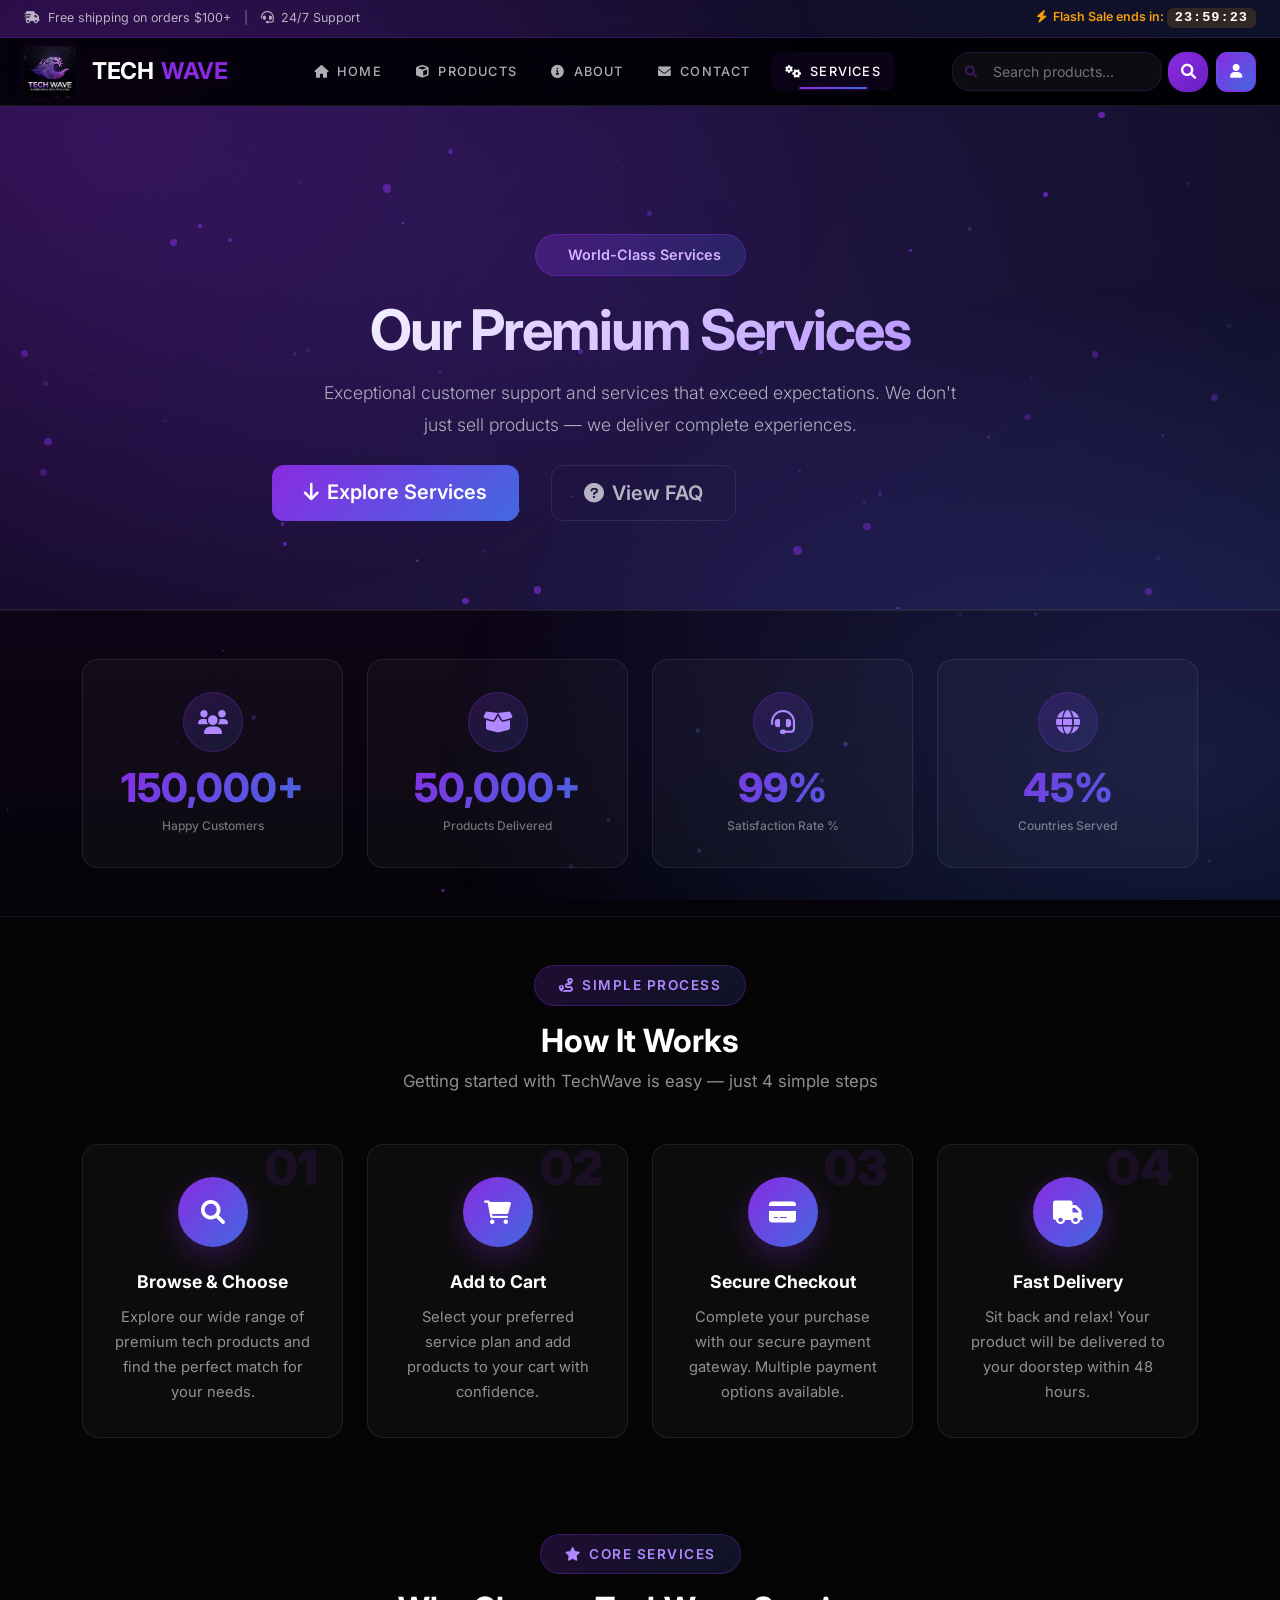
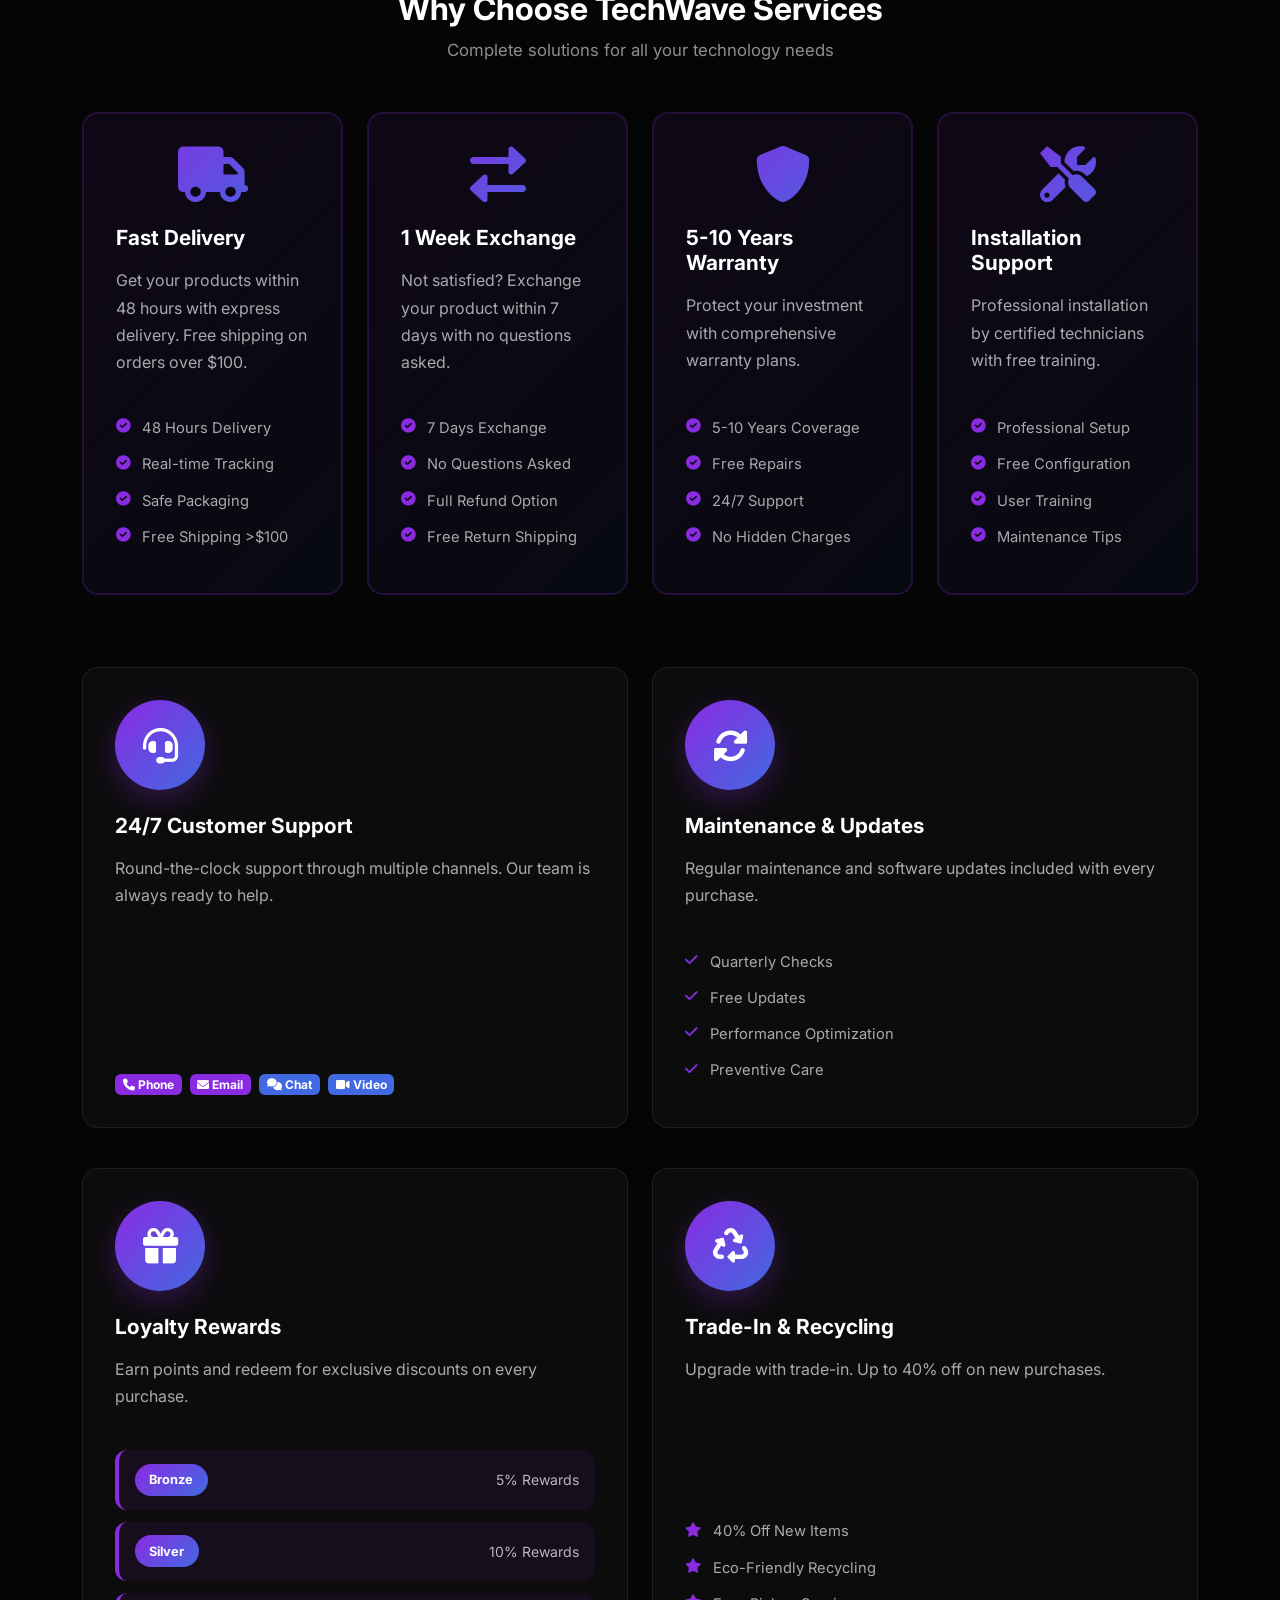
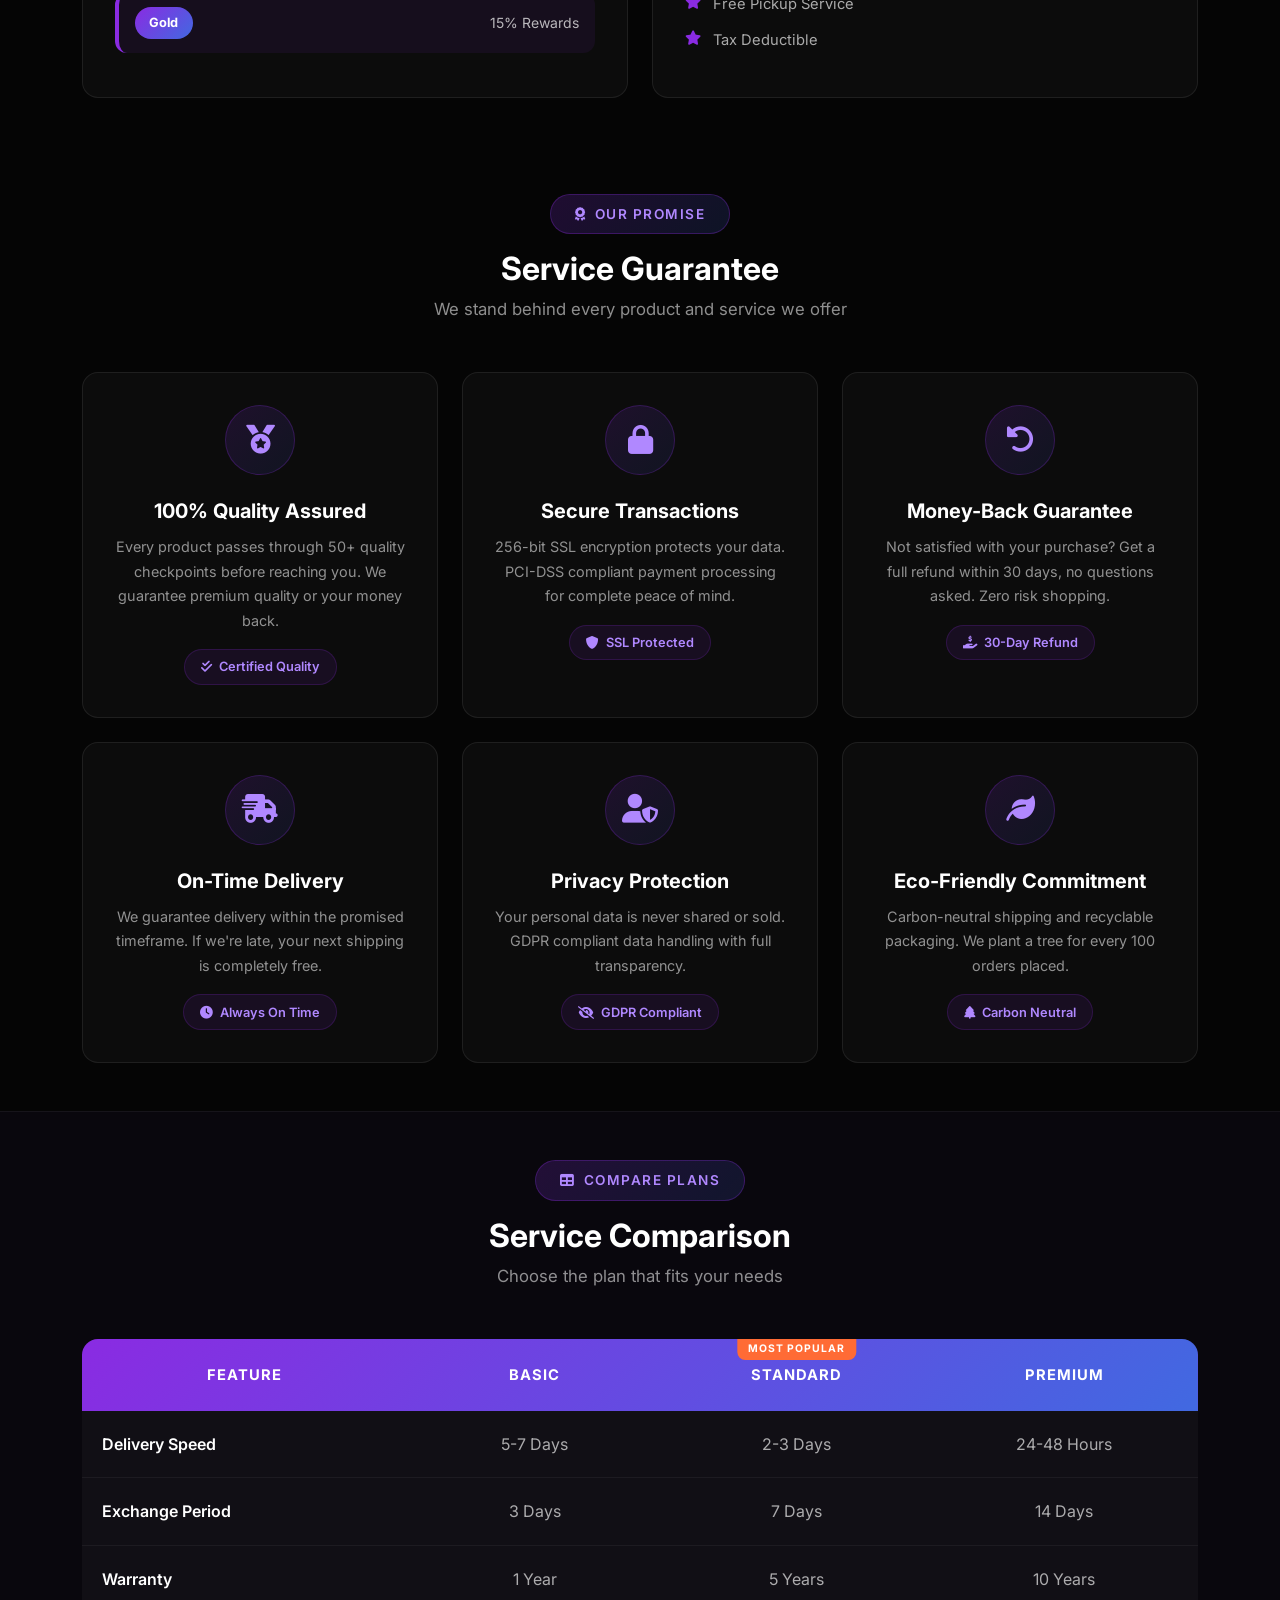
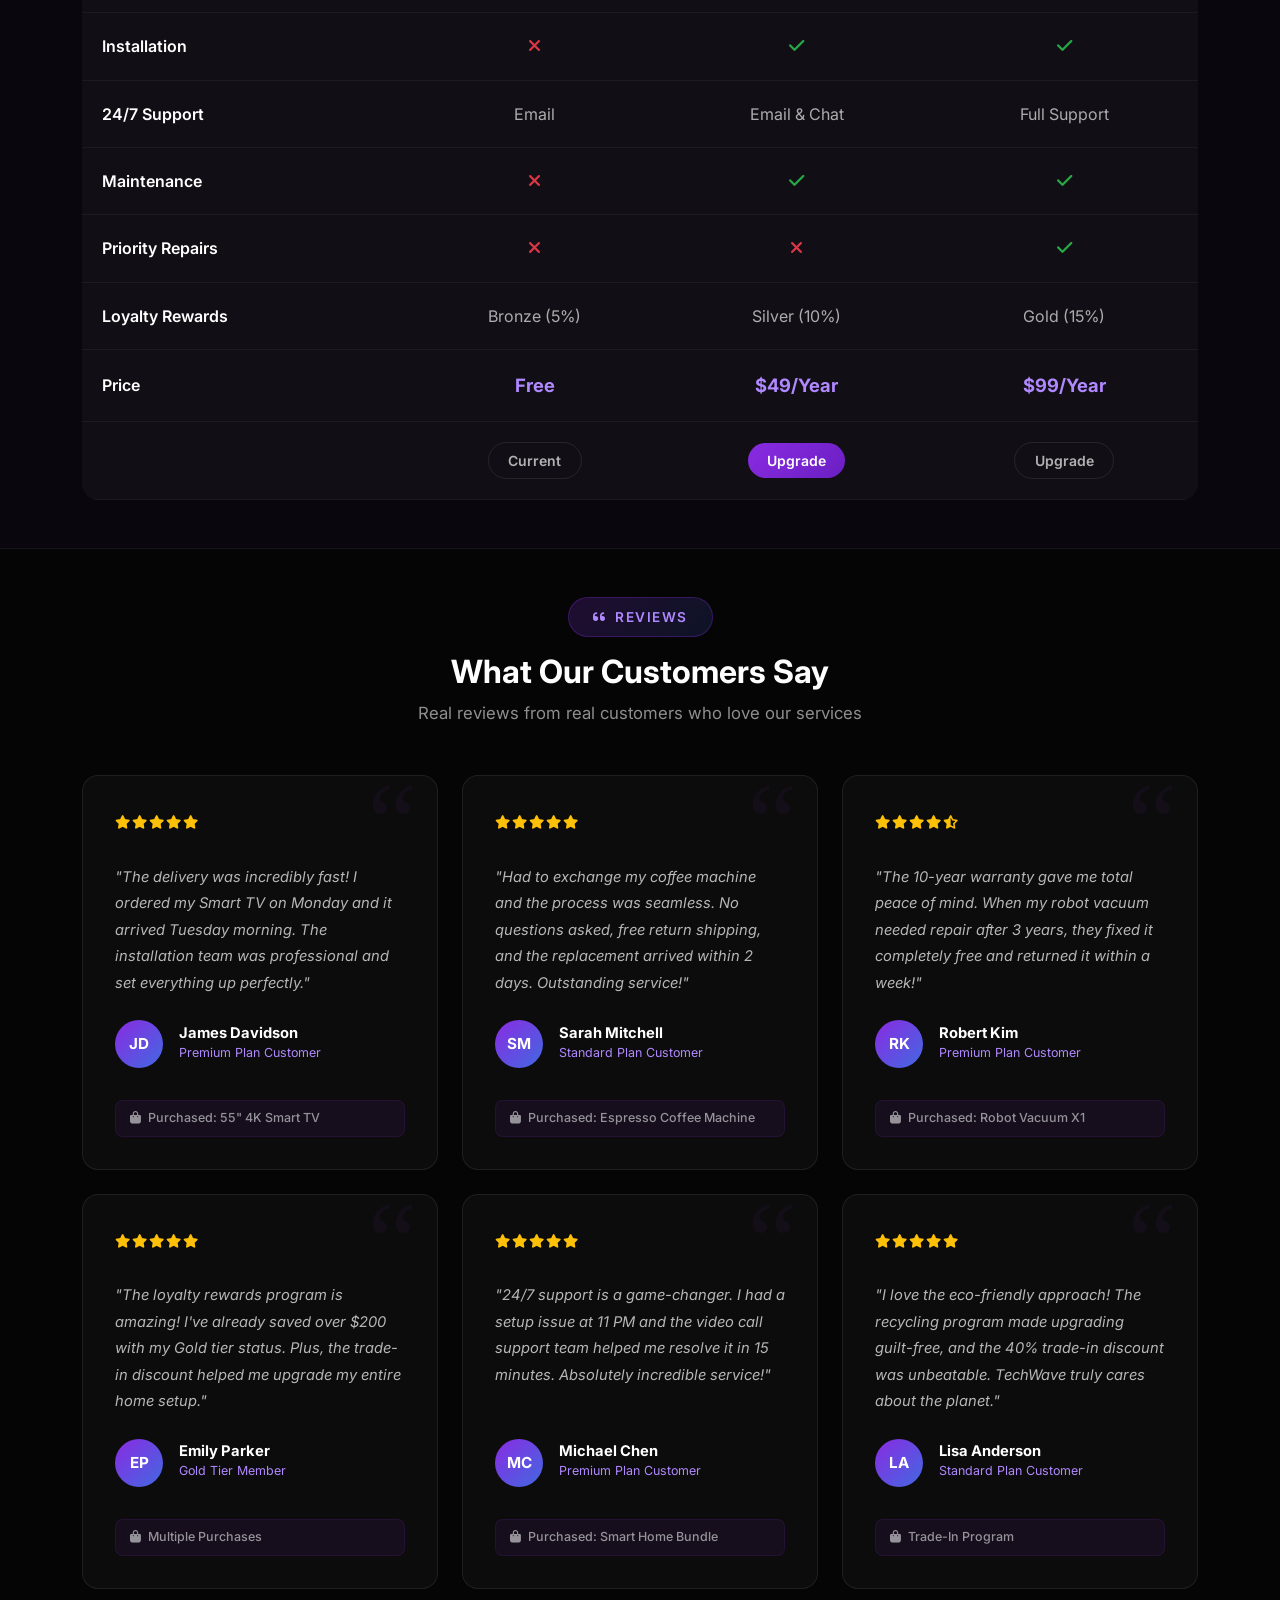
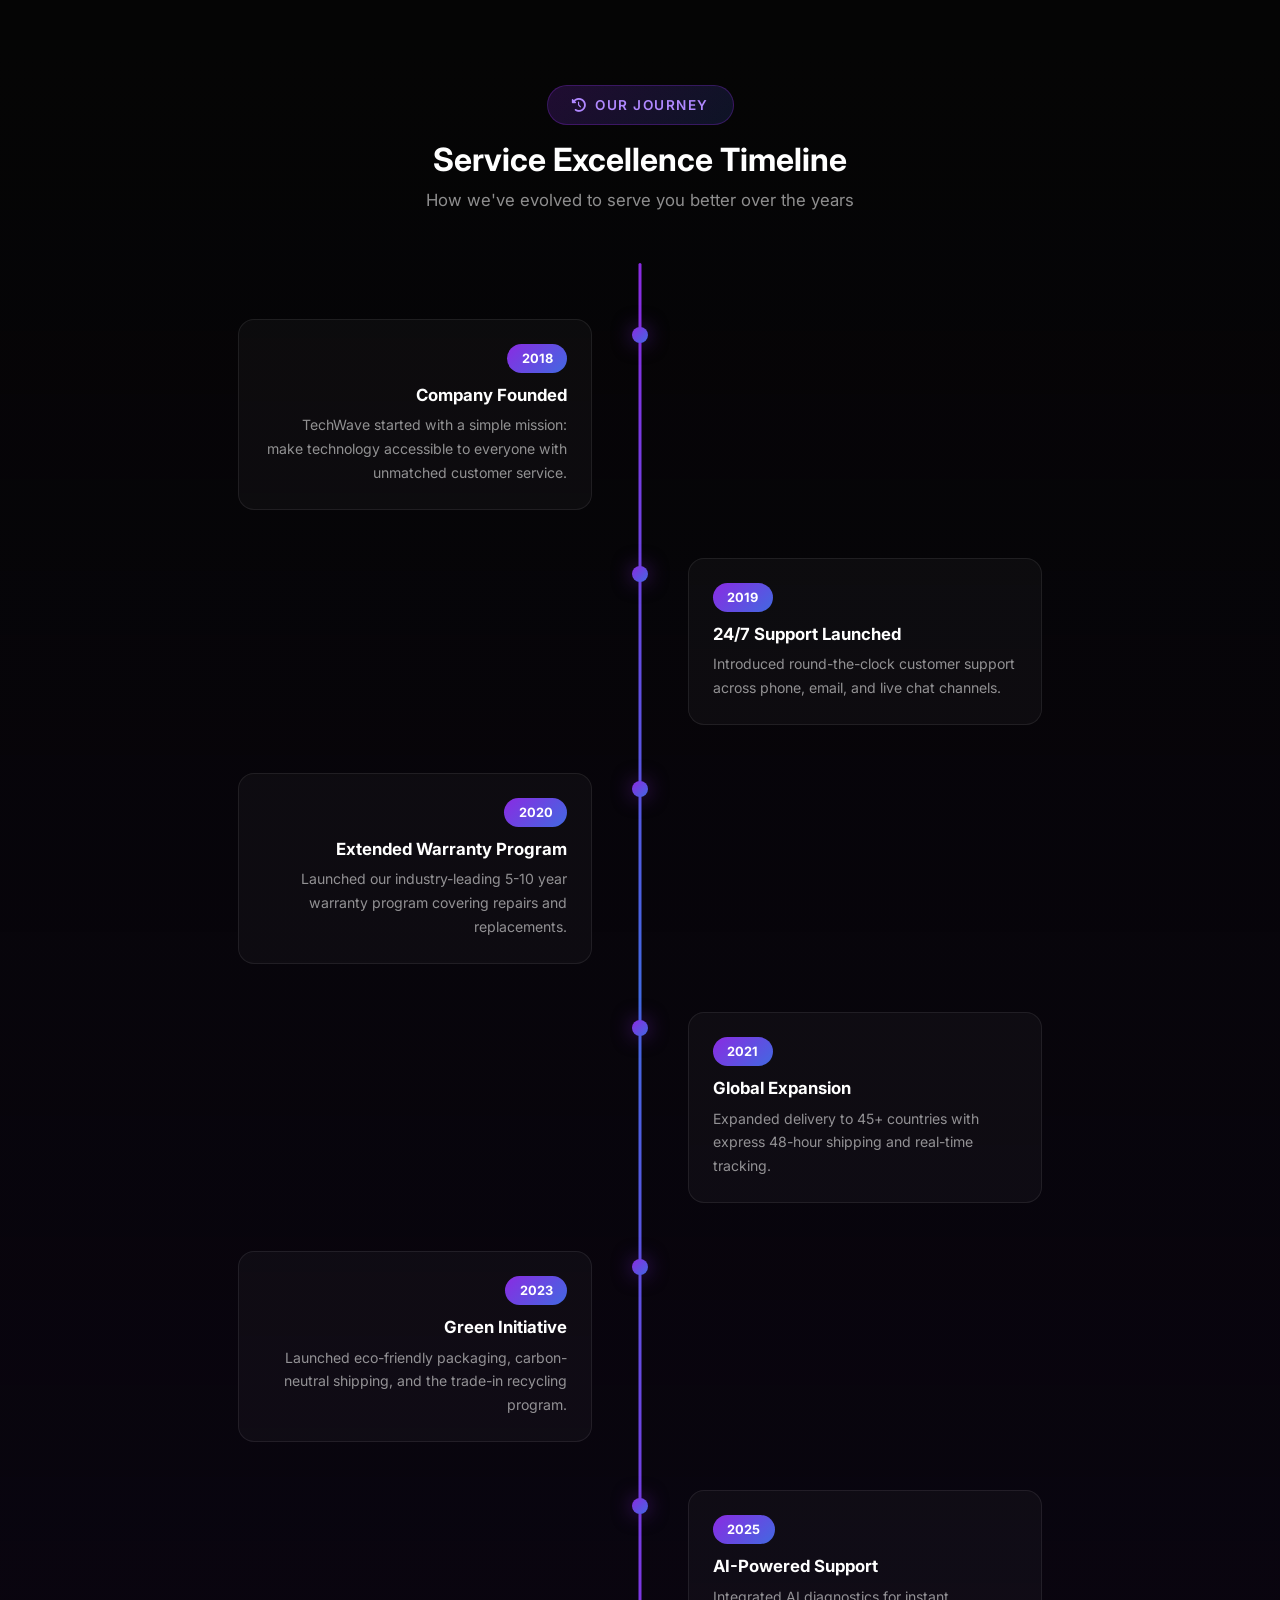
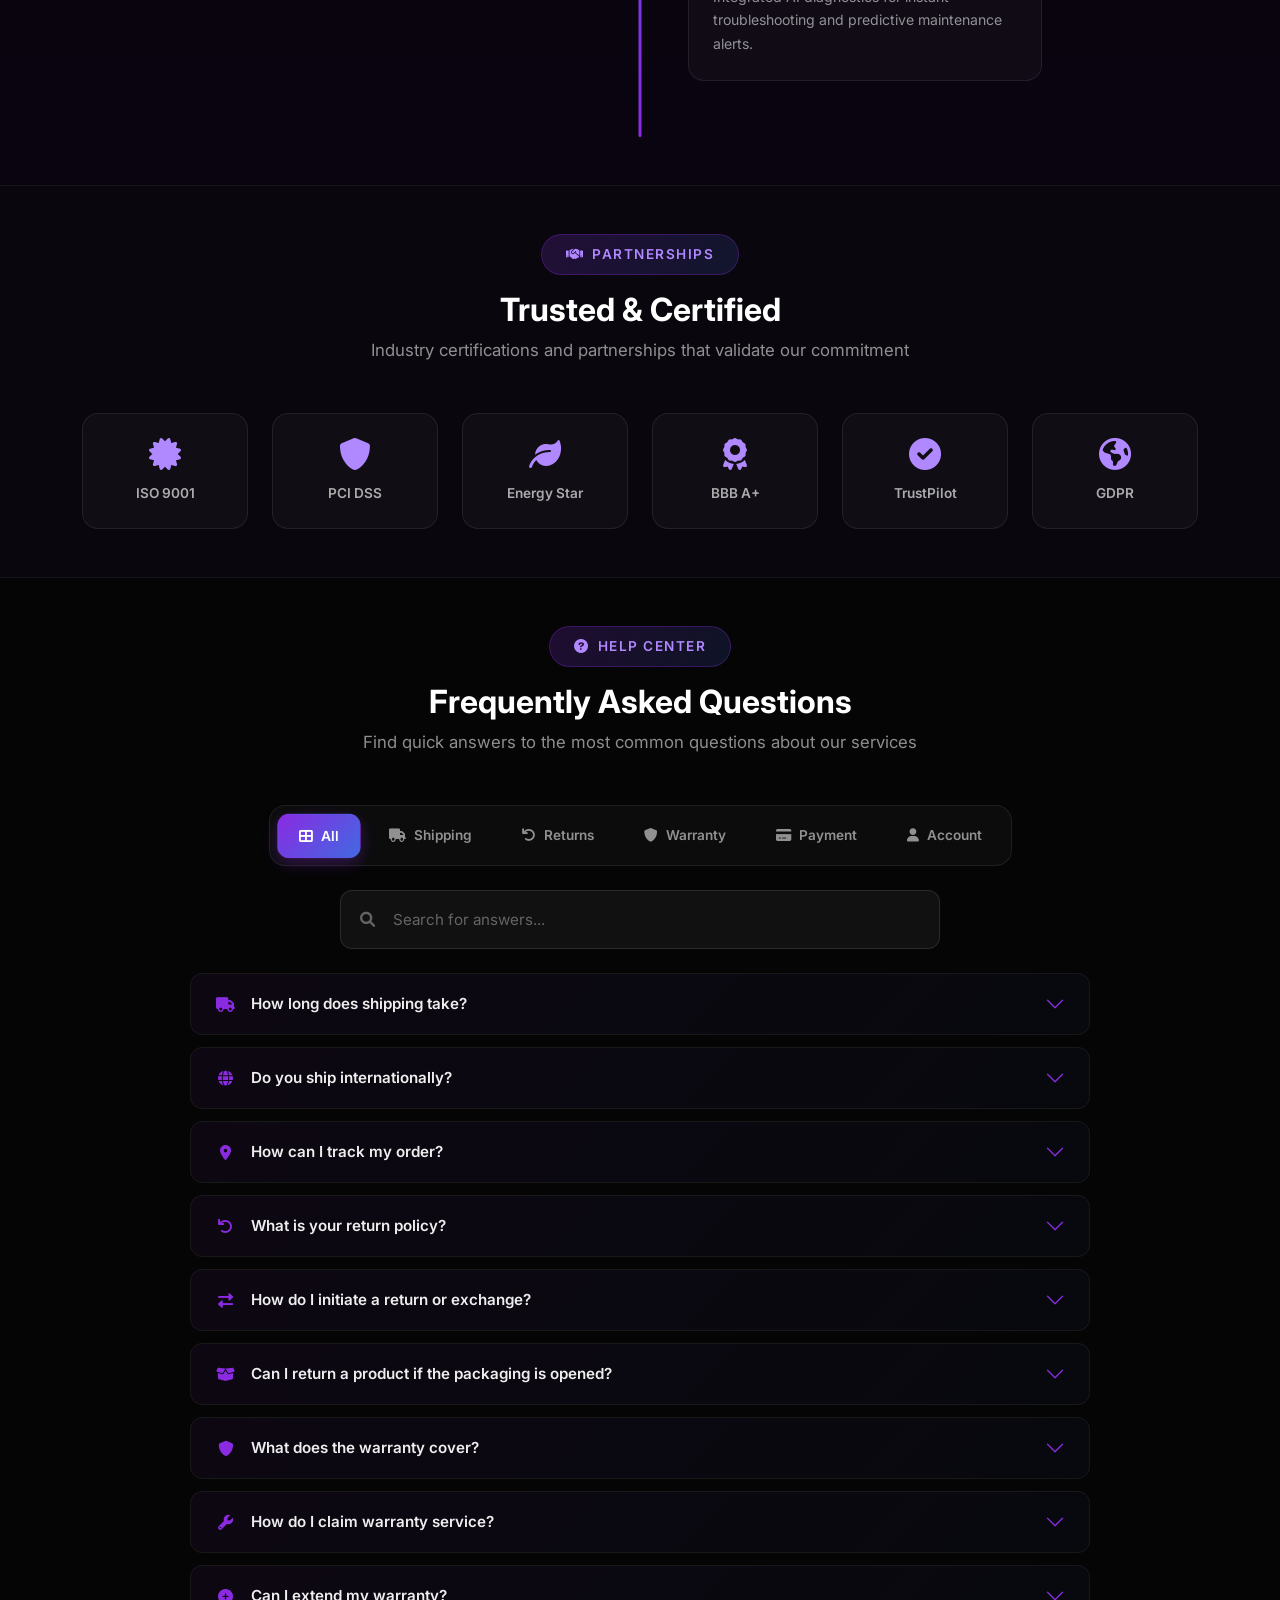
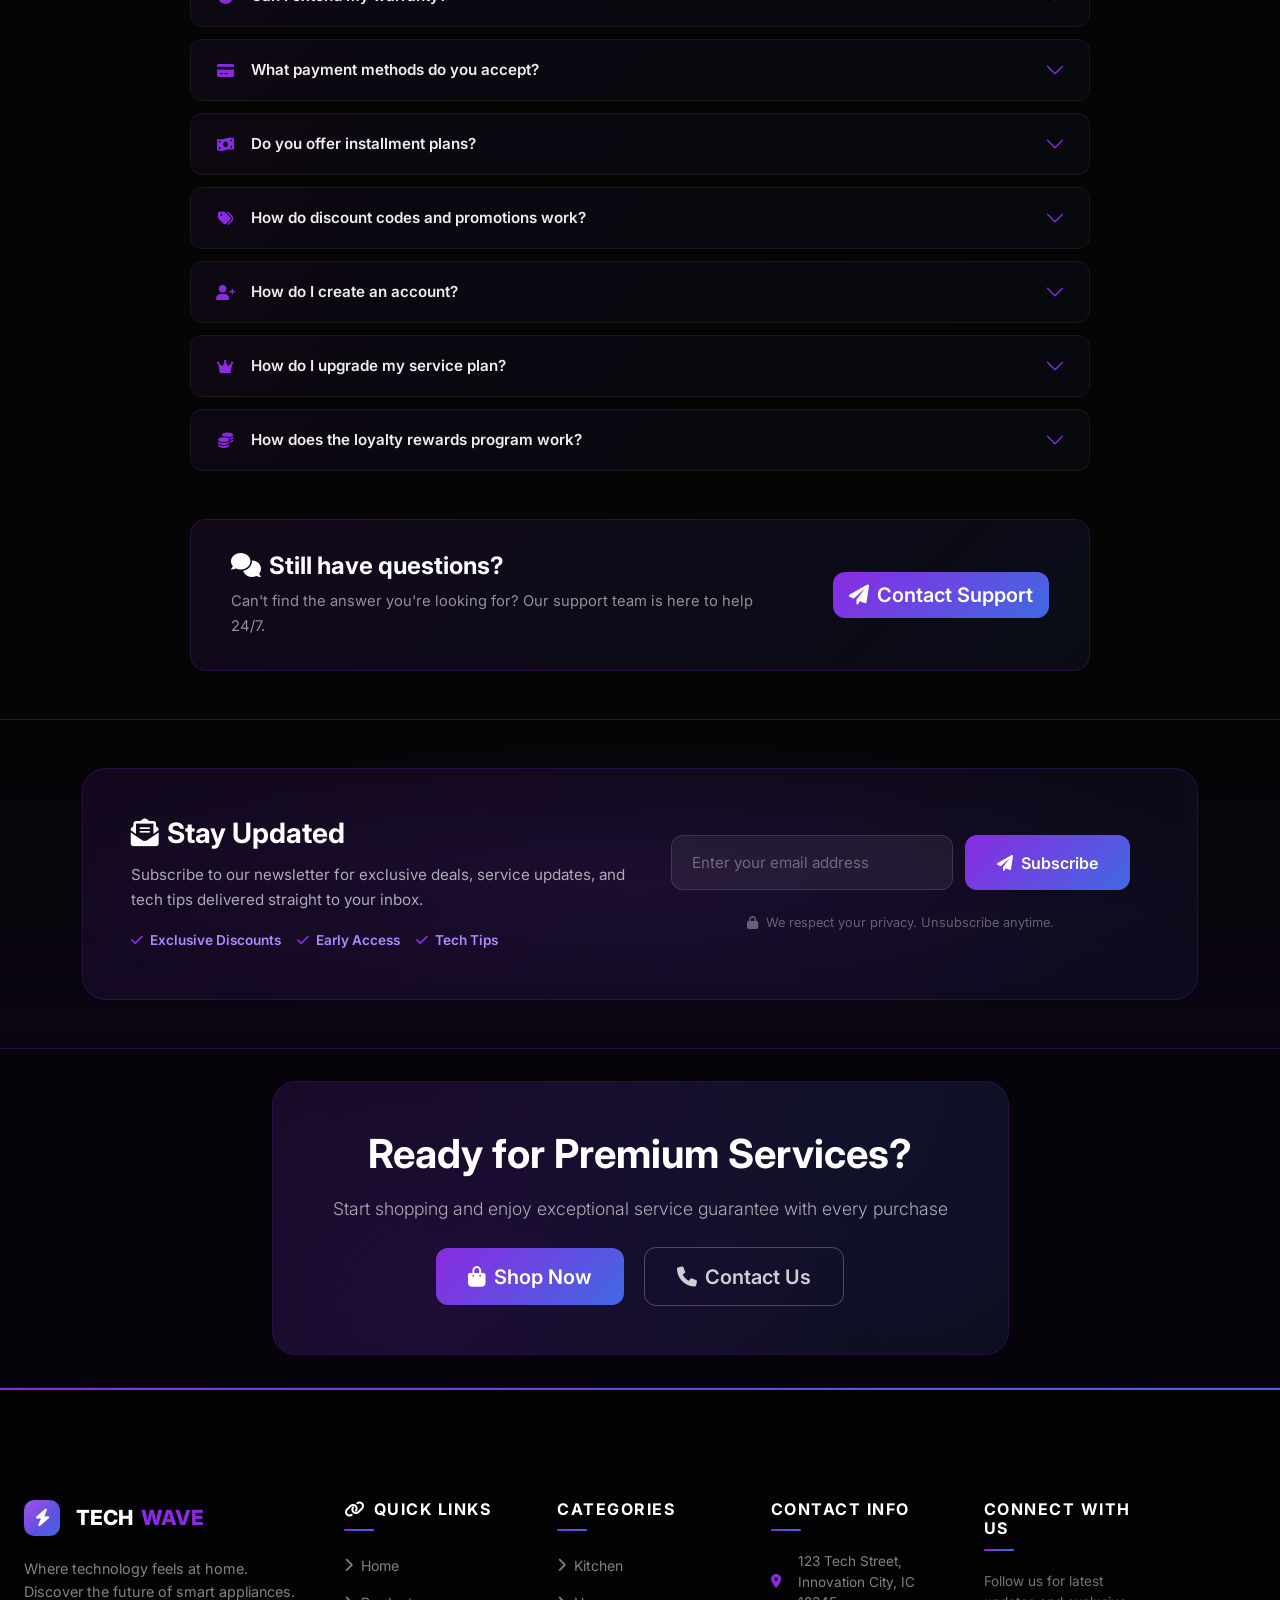
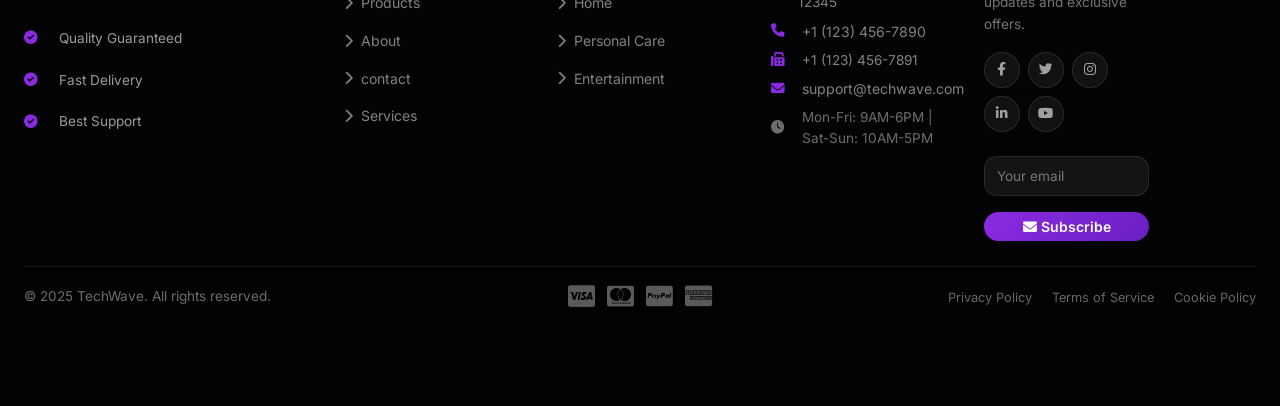
<file: services.html>
<!DOCTYPE html>
<html lang="en">

<head>
  <meta charset="UTF-8">
  <meta name="viewport" content="width=device-width, initial-scale=1.0">
  <title>Our Services | TechWave</title>
  <link href="https://cdn.jsdelivr.net/npm/bootstrap@5.3.0/dist/css/bootstrap.min.css" rel="stylesheet">
  <link href="https://fonts.googleapis.com/css2?family=Inter:wght@300;400;600;700;800&display=swap" rel="stylesheet">
  <link rel="stylesheet" href="https://cdnjs.cloudflare.com/ajax/libs/font-awesome/6.0.0-beta3/css/all.min.css">
  <link rel="stylesheet" href="style.css">
  <link rel="stylesheet" href="services-style.css">
</head>

<body>

  <canvas id="particleCanvas"></canvas>
  <div class="glow-bg"></div>
  <div class="toast-container" id="toastContainer"></div>

  <div class="top-bar">
    <div class="container-fluid px-4">
      <div class="top-bar-inner">
        <div class="top-bar-left">
          <span><i class="fas fa-shipping-fast me-1"></i> Free shipping on orders $100+</span>
          <span class="top-bar-divider">|</span>
          <span><i class="fas fa-headset me-1"></i> 24/7 Support</span>
        </div>
        <div class="top-bar-right">
          <span class="top-bar-timer">
            <i class="fas fa-bolt me-1"></i> Flash Sale ends in:
            <strong id="countdownTimer">00:00:00</strong>
          </span>
        </div>
      </div>
    </div>
  </div>
  <div class="glow-bg"></div>

<nav class="navbar navbar-expand-lg navbar-dark" id="mainNavbar">
    <div class="container-fluid px-4">
        <a class="navbar-brand fw-bold d-flex align-items-center" href="index.html">
            <img src="logo and bg imagies/t7kWXK7Wj.jpg" alt="TechWave Logo" class="navbar-logo me-2">
            TECH<span class="brand-wave">WAVE</span>
        </a>
        <button class="navbar-toggler border-0" type="button" data-bs-toggle="collapse" data-bs-target="#navbarNav" aria-controls="navbarNav" aria-expanded="false" aria-label="Toggle navigation">
            <span class="navbar-toggler-icon"></span>
        </button>
        <div class="collapse navbar-collapse" id="navbarNav">
            <ul class="navbar-nav mx-auto nav-spacing">
                <li class="nav-item"><a class="nav-link" href="index.html"><i class="fas fa-home me-2"></i>Home</a></li>
                <li class="nav-item"><a class="nav-link" href="product.html"><i class="fas fa-cube me-2"></i>Products</a></li>
                <li class="nav-item"><a class="nav-link" href="about.html"><i class="fas fa-info-circle me-2"></i>About</a></li>
                <li class="nav-item"><a class="nav-link" href="contact.html"><i class="fas fa-envelope me-2"></i>Contact</a></li>
                <li class="nav-item"><a class="nav-link active" href="services.html"><i class="fas fa-cogs me-2"></i>Services</a></li>
            </ul>

            <div class="d-flex align-items-center gap-2 flex-wrap navbar-right-section">
                <form class="d-flex search-form-enhanced position-relative" id="searchForm" 
      onsubmit="return false;" action="javascript:void(0);">
    <div class="search-wrapper-enhanced">
        <input class="form-control search-input-enhanced" type="search" 
               id="searchInput" placeholder="Search products..." 
               aria-label="Search" autocomplete="off">
        <div class="search-suggestions" id="searchSuggestions" 
             style="display:none;"></div>
        <button class="btn btn-search-enhanced" type="button">
            <i class="fas fa-search"></i>
        </button>
    </div>
</form>

                <div class="nav-icons-group">
                    <button class="btn btn-primary profile-nav-btn" data-bs-toggle="modal" data-bs-target="#profileModal" title="Profile">
                        <i class="fas fa-user"></i>
                    </button>
                </div>
            </div>
        </div>
    </div>
</nav>

<div class="modal fade" id="profileModal" tabindex="-1" aria-labelledby="profileModalLabel" aria-hidden="true">
  <div class="modal-dialog modal-lg modal-dialog-centered modal-dialog-scrollable">
    <div class="modal-content">
      <div class="modal-header border-bottom border-secondary">
        <h5 class="modal-title" id="profileModalLabel"><i class="fas fa-user-circle me-2"></i>My Account</h5>
        <button type="button" class="btn-close btn-close-white" data-bs-dismiss="modal" aria-label="Close"></button>
      </div>
      <div class="modal-body p-0">
        <ul class="nav nav-tabs nav-tabs-custom justify-content-center" id="profileTabs" role="tablist">
          <li class="nav-item" role="presentation" id="loginTabItem">
            <button class="nav-link active" id="login-tab" data-bs-toggle="tab"
                    data-bs-target="#loginPane" type="button" role="tab" aria-selected="true">
              <i class="fas fa-sign-in-alt me-2"></i>Login
            </button>
          </li>
          <li class="nav-item" role="presentation" id="profileDataTabItem" style="display:none;">
            <button class="nav-link" id="profile-data-tab" data-bs-toggle="tab"
                    data-bs-target="#profilePane" type="button" role="tab" aria-selected="false">
              <i class="fas fa-user me-2"></i>Profile
            </button>
          </li>
          <li class="nav-item" role="presentation">
            <button class="nav-link" id="cart-tab" data-bs-toggle="tab"
                    data-bs-target="#cartPane" type="button" role="tab" aria-selected="false">
              <i class="fas fa-shopping-cart me-2"></i>Cart <span id="cartTabCount"></span>
            </button>
          </li>
          <li class="nav-item" role="presentation">
            <button class="nav-link" id="wishlist-tab" data-bs-toggle="tab"
                    data-bs-target="#wishlistPane" type="button" role="tab" aria-selected="false">
              <i class="fas fa-heart me-2"></i>Wishlist <span id="wishlistTabCount"></span>
            </button>
          </li>
        </ul>
        
        <div class="tab-content" id="profileTabContent">
          <div class="tab-pane fade show active" id="loginPane" role="tabpanel">
            <div class="auth-container">
              <div class="auth-forms-wrapper">
                
                <div class="auth-form-container" id="loginFormContainer">
                  <div class="auth-header">
                    <div class="auth-icon">
                      <i class="fas fa-user-circle"></i>
                    </div>
                    <h3>Welcome Back!</h3>
                    <p>Sign in to continue to TechWave</p>
                  </div>

                  <div class="social-login">
                    <button type="button" class="btn-social btn-google" onclick="socialLogin('google')">
                      <i class="fab fa-google"></i>
                      <span>Google</span>
                    </button>
                    <button type="button" class="btn-social btn-facebook" onclick="socialLogin('facebook')">
                      <i class="fab fa-facebook-f"></i>
                      <span>Facebook</span>
                    </button>
                    <button type="button" class="btn-social btn-apple" onclick="socialLogin('apple')">
                      <i class="fab fa-apple"></i>
                      <span>Apple</span>
                    </button>
                  </div>

                  <div class="auth-divider">
                    <span>or continue with email</span>
                  </div>

                  <form id="loginForm" class="auth-form" novalidate>
                    <div class="form-floating-custom">
                      <div class="input-icon-wrapper">
                        <i class="fas fa-envelope input-icon"></i>
                        <input type="email" class="form-control auth-input" id="loginEmail"
                               placeholder="Email address" required autocomplete="email">
                        <label for="loginEmail">Email address</label>
                        <div class="input-focus-effect"></div>
                      </div>
                      <div class="invalid-feedback">Please enter a valid email address.</div>
                    </div>

                    <div class="form-floating-custom">
                      <div class="input-icon-wrapper">
                        <i class="fas fa-lock input-icon"></i>
                        <input type="password" class="form-control auth-input" id="loginPassword"
                               placeholder="Password" required minlength="4" autocomplete="current-password">
                        <label for="loginPassword">Password</label>
                        <button type="button" class="btn-toggle-password" onclick="togglePassword('loginPassword', this)">
                          <i class="fas fa-eye"></i>
                        </button>
                        <div class="input-focus-effect"></div>
                      </div>
                      <div class="invalid-feedback">Password is required.</div>
                    </div>

                    <div class="auth-options">
                      <label class="custom-checkbox">
                        <input type="checkbox" id="rememberMe">
                        <span class="checkmark"></span>
                        <span class="checkbox-label">Remember me</span>
                      </label>
                      <a href="#" class="forgot-link" onclick="showForgotPassword();return false;">Forgot password?</a>
                    </div>

                    <button type="submit" class="btn btn-auth btn-primary">
                      <span class="btn-text">Sign In</span>
                      <span class="btn-loader"><i class="fas fa-spinner fa-spin"></i></span>
                      <i class="fas fa-arrow-right btn-arrow"></i>
                    </button>
                  </form>

                  <div class="auth-footer">
                    <p>Don't have an account? 
                      <a href="#" class="auth-switch-link" onclick="switchAuthForm('signup');return false;">
                        Create one <i class="fas fa-arrow-right ms-1"></i>
                      </a>
                    </p>
                  </div>

                  <div class="security-badge">
                    <i class="fas fa-shield-alt"></i>
                    <span>Protected by 256-bit SSL encryption</span>
                  </div>
                </div>

                <div class="auth-form-container" id="signupFormContainer" style="display:none;">
                  <div class="auth-header">
                    <div class="auth-icon signup-icon">
                      <i class="fas fa-user-plus"></i>
                    </div>
                    <h3>Create Account</h3>
                    <p>Join TechWave and start shopping</p>
                  </div>

                  <div class="social-login">
                    <button type="button" class="btn-social btn-google" onclick="socialLogin('google')">
                      <i class="fab fa-google"></i>
                      <span>Google</span>
                    </button>
                    <button type="button" class="btn-social btn-facebook" onclick="socialLogin('facebook')">
                      <i class="fab fa-facebook-f"></i>
                      <span>Facebook</span>
                    </button>
                    <button type="button" class="btn-social btn-apple" onclick="socialLogin('apple')">
                      <i class="fab fa-apple"></i>
                      <span>Apple</span>
                    </button>
                  </div>

                  <div class="auth-divider">
                    <span>or register with email</span>
                  </div>

                  <form id="signupForm" class="auth-form" novalidate>
                    <div class="form-floating-custom">
                      <div class="input-icon-wrapper">
                        <i class="fas fa-user input-icon"></i>
                        <input type="text" class="form-control auth-input" id="signupName"
                               placeholder="Full name" required minlength="2" autocomplete="name">
                        <label for="signupName">Full name</label>
                        <div class="input-focus-effect"></div>
                        <div class="input-success-icon"><i class="fas fa-check-circle"></i></div>
                      </div>
                      <div class="invalid-feedback">Name must be at least 2 characters.</div>
                    </div>

                    <div class="form-floating-custom">
                      <div class="input-icon-wrapper">
                        <i class="fas fa-envelope input-icon"></i>
                        <input type="email" class="form-control auth-input" id="signupEmail"
                               placeholder="Email address" required autocomplete="email">
                        <label for="signupEmail">Email address</label>
                        <div class="input-focus-effect"></div>
                        <div class="input-success-icon"><i class="fas fa-check-circle"></i></div>
                      </div>
                      <div class="invalid-feedback">Please enter a valid email address.</div>
                    </div>

                    <div class="form-floating-custom">
                      <div class="input-icon-wrapper">
                        <i class="fas fa-lock input-icon"></i>
                        <input type="password" class="form-control auth-input" id="signupPassword"
                               placeholder="Password" required minlength="6" autocomplete="new-password">
                        <label for="signupPassword">Password</label>
                        <button type="button" class="btn-toggle-password" onclick="togglePassword('signupPassword', this)">
                          <i class="fas fa-eye"></i>
                        </button>
                        <div class="input-focus-effect"></div>
                      </div>
                      <div class="password-strength-container" id="passwordStrengthContainer">
                        <div class="password-strength-bar">
                          <div class="password-strength-fill" id="passwordStrengthFill"></div>
                        </div>
                        <div class="password-strength-text">
                          <span id="passwordStrengthText">Password strength</span>
                          <span id="passwordStrengthLabel"></span>
                        </div>
                        <div class="password-requirements">
                          <div class="requirement" id="req-length">
                            <i class="fas fa-circle"></i> At least 6 characters
                          </div>
                          <div class="requirement" id="req-upper">
                            <i class="fas fa-circle"></i> One uppercase letter
                          </div>
                          <div class="requirement" id="req-number">
                            <i class="fas fa-circle"></i> One number
                          </div>
                          <div class="requirement" id="req-special">
                            <i class="fas fa-circle"></i> One special character
                          </div>
                        </div>
                      </div>
                      <div class="invalid-feedback">Password must be at least 6 characters.</div>
                    </div>

                    <div class="form-floating-custom">
                      <div class="input-icon-wrapper">
                        <i class="fas fa-lock input-icon"></i>
                        <input type="password" class="form-control auth-input" id="signupConfirmPassword"
                               placeholder="Confirm password" required autocomplete="new-password">
                        <label for="signupConfirmPassword">Confirm password</label>
                        <button type="button" class="btn-toggle-password" onclick="togglePassword('signupConfirmPassword', this)">
                          <i class="fas fa-eye"></i>
                        </button>
                        <div class="input-focus-effect"></div>
                        <div class="input-success-icon"><i class="fas fa-check-circle"></i></div>
                      </div>
                      <div class="invalid-feedback" id="confirmPasswordFeedback">Passwords do not match.</div>
                    </div>

                    <div class="auth-options">
                      <label class="custom-checkbox">
                        <input type="checkbox" id="agreeTerms" required>
                        <span class="checkmark"></span>
                        <span class="checkbox-label">I agree to the <a href="#" onclick="showToast('Terms page coming soon!','info');return false;">Terms of Service</a> and <a href="#" onclick="showToast('Privacy page coming soon!','info');return false;">Privacy Policy</a></span>
                      </label>
                    </div>

                    <button type="submit" class="btn btn-auth btn-primary">
                      <span class="btn-text">Create Account</span>
                      <span class="btn-loader"><i class="fas fa-spinner fa-spin"></i></span>
                      <i class="fas fa-arrow-right btn-arrow"></i>
                    </button>
                  </form>

                  <div class="auth-footer">
                    <p>Already have an account? 
                      <a href="#" class="auth-switch-link" onclick="switchAuthForm('login');return false;">
                        Sign in <i class="fas fa-arrow-right ms-1"></i>
                      </a>
                    </p>
                  </div>

                  <div class="security-badge">
                    <i class="fas fa-shield-alt"></i>
                    <span>Your data is protected & secure</span>
                  </div>
                </div>

                <div class="auth-form-container" id="forgotPasswordContainer" style="display:none;">
                  <div class="auth-header">
                    <div class="auth-icon forgot-icon">
                      <i class="fas fa-key"></i>
                    </div>
                    <h3>Forgot Password?</h3>
                    <p>No worries! Enter your email and we'll send you reset instructions.</p>
                  </div>

                  <form id="forgotPasswordForm" class="auth-form" novalidate>
                    <div class="form-floating-custom">
                      <div class="input-icon-wrapper">
                        <i class="fas fa-envelope input-icon"></i>
                        <input type="email" class="form-control auth-input" id="forgotEmail"
                               placeholder="Email address" required autocomplete="email">
                        <label for="forgotEmail">Email address</label>
                        <div class="input-focus-effect"></div>
                      </div>
                      <div class="invalid-feedback">Please enter a valid email address.</div>
                    </div>

                    <button type="submit" class="btn btn-auth btn-primary">
                      <span class="btn-text">Send Reset Link</span>
                      <span class="btn-loader"><i class="fas fa-spinner fa-spin"></i></span>
                      <i class="fas fa-paper-plane btn-arrow"></i>
                    </button>
                  </form>

                  <div class="auth-footer">
                    <p>Remember your password? 
                      <a href="#" class="auth-switch-link" onclick="switchAuthForm('login');return false;">
                        <i class="fas fa-arrow-left me-1"></i> Back to login
                      </a>
                    </p>
                  </div>
                </div>

              </div>
            </div>
          </div>
          
          <div class="tab-pane fade" id="profilePane" role="tabpanel">
            <div id="profileInfo" class="p-4">
              <p class="text-secondary text-center py-4">Please login to view your profile.</p>
            </div>
          </div>
          
          <div class="tab-pane fade" id="cartPane" role="tabpanel">
            <div class="p-4">
              <div id="cartContent">
                <div class="empty-state">
                  <div class="empty-state-icon"><i class="fas fa-shopping-cart"></i></div>
                  <h5>Your cart is empty</h5>
                  <p>Browse products and add items!</p>
                </div>
              </div>
              <div id="cartTotal" style="display:none;" class="mt-3 pt-3 border-top border-secondary">
                <div class="checkout-summary">
                  <div class="checkout-row"><span>Subtotal</span><span id="cartSubtotal">$0.00</span></div>
                  <div class="checkout-row"><span>Shipping</span><span id="cartShipping">Free</span></div>
                  <div class="checkout-row"><span>Tax (8%)</span><span id="cartTax">$0.00</span></div>
                  <div class="checkout-row total"><span>Total</span><span class="checkout-val" id="cartTotalAmount">$0.00</span></div>
                </div>
                <button class="btn btn-primary w-100 mb-2" id="checkoutBtn" onclick="processCheckout()">
                  <i class="fas fa-lock me-2"></i>Proceed to Checkout
                </button>
                <button class="btn btn-outline-danger w-100 btn-sm" onclick="clearCart()">
                  <i class="fas fa-trash-alt me-2"></i>Clear Cart
                </button>
              </div>
            </div>
          </div>
          
          <div class="tab-pane fade" id="wishlistPane" role="tabpanel">
            <div class="p-4">
              <div id="wishlistContent">
                <div class="empty-state">
                  <div class="empty-state-icon"><i class="fas fa-heart"></i></div>
                  <h5>Your wishlist is empty</h5>
                  <p>Click the ♥ on products you love!</p>
                </div>
              </div>
              <div id="wishlistActions" style="display:none;" class="mt-3 pt-3 border-top border-secondary">
                <button class="btn btn-primary w-100 mb-2" onclick="addAllWishlistToCart()">
                  <i class="fas fa-cart-plus me-2"></i>Add All to Cart
                </button>
                <button class="btn btn-outline-danger w-100 btn-sm" onclick="clearWishlist()">
                  <i class="fas fa-trash-alt me-2"></i>Clear Wishlist
                </button>
              </div>
            </div>
          </div>
        </div>
      </div>
    </div>
  </div>
</div>

  <header class="services-hero">
    <div class="hero-particles" id="heroParticles"></div>
    <div class="container">
      <div class="row">
        <div class="col-lg-8 mx-auto text-center">
          <span class="hero-badge"><i class="fas fa-sparkles me-2"></i>World-Class Services</span>
          <h1 class="display-3 fw-bold mb-3">Our Premium Services</h1>
          <p class="lead">Exceptional customer support and services that exceed expectations. We don't just sell
            products — we deliver complete experiences.</p>
          <div class="hero-cta-group mt-4">
            <a href="#services-main" class="btn btn-primary btn-lg me-3"><i class="fas fa-arrow-down me-2"></i>Explore
              Services</a>
            <a href="#faq-section" class="btn btn-outline-light btn-lg"><i class="fas fa-question-circle me-2"></i>View
              FAQ</a>
          </div>
        </div>
      </div>
    </div>
  </header>

    <section class="stats-section py-5">
      <div class="container">
        <div class="row g-4">
          <div class="col-lg-3 col-md-6 col-6">
            <div class="stat-card text-center">
              <div class="stat-icon-wrapper">
                <i class="fas fa-users"></i>
              </div>
              <h2 class="stat-number" data-target="150000">0</h2>
              <p class="stat-label">Happy Customers</p>
            </div>
          </div>
          <div class="col-lg-3 col-md-6 col-6">
            <div class="stat-card text-center">
              <div class="stat-icon-wrapper">
                <i class="fas fa-box-open"></i>
              </div>
              <h2 class="stat-number" data-target="50000">0</h2>
              <p class="stat-label">Products Delivered</p>
            </div>
          </div>
          <div class="col-lg-3 col-md-6 col-6">
            <div class="stat-card text-center">
              <div class="stat-icon-wrapper">
                <i class="fas fa-headset"></i>
              </div>
              <h2 class="stat-number" data-target="99">0</h2>
              <p class="stat-label">Satisfaction Rate %</p>
            </div>
          </div>
          <div class="col-lg-3 col-md-6 col-6">
            <div class="stat-card text-center">
              <div class="stat-icon-wrapper">
                <i class="fas fa-globe"></i>
              </div>
              <h2 class="stat-number" data-target="45">0</h2>
              <p class="stat-label">Countries Served</p>
            </div>
          </div>
        </div>
      </div>
    </section>

    <section class="how-it-works-section py-5">
      <div class="container">
        <div class="text-center mb-5">
          <span class="section-badge"><i class="fas fa-route me-2"></i>Simple Process</span>
          <h2 class="fw-bold mb-2">How It Works</h2>
          <p class="text-muted-custom">Getting started with TechWave is easy — just 4 simple steps</p>
        </div>
        <div class="row g-4">
          <div class="col-lg-3 col-md-6">
            <div class="step-card" data-step="1">
              <div class="step-number">01</div>
              <div class="step-icon"><i class="fas fa-search"></i></div>
              <h5 class="step-title">Browse & Choose</h5>
              <p class="step-desc">Explore our wide range of premium tech products and find the perfect match for your
                needs.</p>
            </div>
          </div>
          <div class="col-lg-3 col-md-6">
            <div class="step-card" data-step="2">
              <div class="step-number">02</div>
              <div class="step-icon"><i class="fas fa-shopping-cart"></i></div>
              <h5 class="step-title">Add to Cart</h5>
              <p class="step-desc">Select your preferred service plan and add products to your cart with confidence.</p>
            </div>
          </div>
          <div class="col-lg-3 col-md-6">
            <div class="step-card" data-step="3">
              <div class="step-number">03</div>
              <div class="step-icon"><i class="fas fa-credit-card"></i></div>
              <h5 class="step-title">Secure Checkout</h5>
              <p class="step-desc">Complete your purchase with our secure payment gateway. Multiple payment options
                available.</p>
            </div>
          </div>
          <div class="col-lg-3 col-md-6">
            <div class="step-card" data-step="4">
              <div class="step-number">04</div>
              <div class="step-icon"><i class="fas fa-truck"></i></div>
              <h5 class="step-title">Fast Delivery</h5>
              <p class="step-desc">Sit back and relax! Your product will be delivered to your doorstep within 48 hours.
              </p>
            </div>
          </div>
        </div>
        <div class="step-connector-line d-none d-lg-block"></div>
      </div>
    </section>

    <section class="services-section py-5" id="services-main">
      <div class="container">
        <div class="text-center mb-5">
          <span class="section-badge"><i class="fas fa-star me-2"></i>Core Services</span>
          <h2 class="fw-bold mb-2">Why Choose TechWave Services</h2>
          <p class="text-muted-custom">Complete solutions for all your technology needs</p>
        </div>

        <div class="row g-4 mb-5">
          <div class="col-lg-3 col-md-6">
            <div class="service-card h-100">
              <div class="service-icon"><i class="fas fa-truck"></i></div>
              <h4 class="service-title">Fast Delivery</h4>
              <p class="service-desc">Get your products within 48 hours with express delivery. Free shipping on orders
                over $100.</p>
              <ul class="service-list">
                <li><i class="fas fa-check-circle"></i> 48 Hours Delivery</li>
                <li><i class="fas fa-check-circle"></i> Real-time Tracking</li>
                <li><i class="fas fa-check-circle"></i> Safe Packaging</li>
                <li><i class="fas fa-check-circle"></i> Free Shipping >$100</li>
              </ul>
            </div>
          </div>
          <div class="col-lg-3 col-md-6">
            <div class="service-card h-100">
              <div class="service-icon"><i class="fas fa-exchange-alt"></i></div>
              <h4 class="service-title">1 Week Exchange</h4>
              <p class="service-desc">Not satisfied? Exchange your product within 7 days with no questions asked.</p>
              <ul class="service-list">
                <li><i class="fas fa-check-circle"></i> 7 Days Exchange</li>
                <li><i class="fas fa-check-circle"></i> No Questions Asked</li>
                <li><i class="fas fa-check-circle"></i> Full Refund Option</li>
                <li><i class="fas fa-check-circle"></i> Free Return Shipping</li>
              </ul>
            </div>
          </div>
          <div class="col-lg-3 col-md-6">
            <div class="service-card h-100">
              <div class="service-icon"><i class="fas fa-shield-alt"></i></div>
              <h4 class="service-title">5-10 Years Warranty</h4>
              <p class="service-desc">Protect your investment with comprehensive warranty plans.</p>
              <ul class="service-list">
                <li><i class="fas fa-check-circle"></i> 5-10 Years Coverage</li>
                <li><i class="fas fa-check-circle"></i> Free Repairs</li>
                <li><i class="fas fa-check-circle"></i> 24/7 Support</li>
                <li><i class="fas fa-check-circle"></i> No Hidden Charges</li>
              </ul>
            </div>
          </div>
          <div class="col-lg-3 col-md-6">
            <div class="service-card h-100">
              <div class="service-icon"><i class="fas fa-tools"></i></div>
              <h4 class="service-title">Installation Support</h4>
              <p class="service-desc">Professional installation by certified technicians with free training.</p>
              <ul class="service-list">
                <li><i class="fas fa-check-circle"></i> Professional Setup</li>
                <li><i class="fas fa-check-circle"></i> Free Configuration</li>
                <li><i class="fas fa-check-circle"></i> User Training</li>
                <li><i class="fas fa-check-circle"></i> Maintenance Tips</li>
              </ul>
            </div>
          </div>
        </div>

        <div class="row g-4 mt-5">
          <div class="col-lg-6">
            <div class="service-card-extended h-100">
              <div class="service-icon-large"><i class="fas fa-headset"></i></div>
              <h4 class="service-title">24/7 Customer Support</h4>
              <p class="service-desc">Round-the-clock support through multiple channels. Our team is always ready to
                help.</p>
              <div class="d-flex flex-wrap gap-2 mt-3">
                <span class="badge bg-purple"><i class="fas fa-phone"></i> Phone</span>
                <span class="badge bg-purple"><i class="fas fa-envelope"></i> Email</span>
                <span class="badge bg-blue"><i class="fas fa-comments"></i> Chat</span>
                <span class="badge bg-blue"><i class="fas fa-video"></i> Video</span>
              </div>
            </div>
          </div>
          <div class="col-lg-6">
            <div class="service-card-extended h-100">
              <div class="service-icon-large"><i class="fas fa-sync-alt"></i></div>
              <h4 class="service-title">Maintenance & Updates</h4>
              <p class="service-desc">Regular maintenance and software updates included with every purchase.</p>
              <ul class="service-list mt-3">
                <li><i class="fas fa-check"></i> Quarterly Checks</li>
                <li><i class="fas fa-check"></i> Free Updates</li>
                <li><i class="fas fa-check"></i> Performance Optimization</li>
                <li><i class="fas fa-check"></i> Preventive Care</li>
              </ul>
            </div>
          </div>
        </div>

        <div class="row g-4 mt-3">
          <div class="col-lg-6">
            <div class="service-card-extended h-100">
              <div class="service-icon-large"><i class="fas fa-gift"></i></div>
              <h4 class="service-title">Loyalty Rewards</h4>
              <p class="service-desc">Earn points and redeem for exclusive discounts on every purchase.</p>
              <div class="mt-3">
                <div class="reward-tier">
                  <span class="tier-name">Bronze</span>
                  <small>5% Rewards</small>
                </div>
                <div class="reward-tier">
                  <span class="tier-name">Silver</span>
                  <small>10% Rewards</small>
                </div>
                <div class="reward-tier">
                  <span class="tier-name">Gold</span>
                  <small>15% Rewards</small>
                </div>
              </div>
            </div>
          </div>
          <div class="col-lg-6">
            <div class="service-card-extended h-100">
              <div class="service-icon-large"><i class="fas fa-recycle"></i></div>
              <h4 class="service-title">Trade-In & Recycling</h4>
              <p class="service-desc">Upgrade with trade-in. Up to 40% off on new purchases.</p>
              <ul class="service-list mt-3">
                <li><i class="fas fa-star"></i> 40% Off New Items</li>
                <li><i class="fas fa-star"></i> Eco-Friendly Recycling</li>
                <li><i class="fas fa-star"></i> Free Pickup Service</li>
                <li><i class="fas fa-star"></i> Tax Deductible</li>
              </ul>
            </div>
          </div>
        </div>
      </div>
    </section>

    <section class="guarantee-section py-5">
      <div class="container">
        <div class="text-center mb-5">
          <span class="section-badge"><i class="fas fa-award me-2"></i>Our Promise</span>
          <h2 class="fw-bold mb-2">Service Guarantee</h2>
          <p class="text-muted-custom">We stand behind every product and service we offer</p>
        </div>
        <div class="row g-4">
          <div class="col-lg-4 col-md-6">
            <div class="guarantee-card">
              <div class="guarantee-icon">
                <i class="fas fa-medal"></i>
              </div>
              <h5>100% Quality Assured</h5>
              <p>Every product passes through 50+ quality checkpoints before reaching you. We guarantee premium quality
                or your money back.</p>
              <div class="guarantee-badge">
                <i class="fas fa-check-double me-1"></i> Certified Quality
              </div>
            </div>
          </div>
          <div class="col-lg-4 col-md-6">
            <div class="guarantee-card">
              <div class="guarantee-icon">
                <i class="fas fa-lock"></i>
              </div>
              <h5>Secure Transactions</h5>
              <p>256-bit SSL encryption protects your data. PCI-DSS compliant payment processing for complete peace of
                mind.</p>
              <div class="guarantee-badge">
                <i class="fas fa-shield-alt me-1"></i> SSL Protected
              </div>
            </div>
          </div>
          <div class="col-lg-4 col-md-6">
            <div class="guarantee-card">
              <div class="guarantee-icon">
                <i class="fas fa-undo-alt"></i>
              </div>
              <h5>Money-Back Guarantee</h5>
              <p>Not satisfied with your purchase? Get a full refund within 30 days, no questions asked. Zero risk
                shopping.</p>
              <div class="guarantee-badge">
                <i class="fas fa-hand-holding-usd me-1"></i> 30-Day Refund
              </div>
            </div>
          </div>
          <div class="col-lg-4 col-md-6">
            <div class="guarantee-card">
              <div class="guarantee-icon">
                <i class="fas fa-shipping-fast"></i>
              </div>
              <h5>On-Time Delivery</h5>
              <p>We guarantee delivery within the promised timeframe. If we're late, your next shipping is completely
                free.</p>
              <div class="guarantee-badge">
                <i class="fas fa-clock me-1"></i> Always On Time
              </div>
            </div>
          </div>
          <div class="col-lg-4 col-md-6">
            <div class="guarantee-card">
              <div class="guarantee-icon">
                <i class="fas fa-user-shield"></i>
              </div>
              <h5>Privacy Protection</h5>
              <p>Your personal data is never shared or sold. GDPR compliant data handling with full transparency.</p>
              <div class="guarantee-badge">
                <i class="fas fa-eye-slash me-1"></i> GDPR Compliant
              </div>
            </div>
          </div>
          <div class="col-lg-4 col-md-6">
            <div class="guarantee-card">
              <div class="guarantee-icon">
                <i class="fas fa-leaf"></i>
              </div>
              <h5>Eco-Friendly Commitment</h5>
              <p>Carbon-neutral shipping and recyclable packaging. We plant a tree for every 100 orders placed.</p>
              <div class="guarantee-badge">
                <i class="fas fa-tree me-1"></i> Carbon Neutral
              </div>
            </div>
          </div>
        </div>
      </div>
    </section>

    <section class="service-comparison py-5">
      <div class="container">
        <div class="text-center mb-5">
          <span class="section-badge"><i class="fas fa-table me-2"></i>Compare Plans</span>
          <h2 class="fw-bold mb-2">Service Comparison</h2>
          <p class="text-muted-custom">Choose the plan that fits your needs</p>
        </div>

        <div class="table-responsive">
          <table class="comparison-table">
            <thead>
              <tr>
                <th>Feature</th>
                <th>Basic</th>
                <th class="plan-popular">
                  <span class="popular-tag">Most Popular</span>
                  Standard
                </th>
                <th>Premium</th>
              </tr>
            </thead>
            <tbody>
              <tr>
                <td>Delivery Speed</td>
                <td>5-7 Days</td>
                <td>2-3 Days</td>
                <td>24-48 Hours</td>
              </tr>
              <tr>
                <td>Exchange Period</td>
                <td>3 Days</td>
                <td>7 Days</td>
                <td>14 Days</td>
              </tr>
              <tr>
                <td>Warranty</td>
                <td>1 Year</td>
                <td>5 Years</td>
                <td>10 Years</td>
              </tr>
              <tr>
                <td>Installation</td>
                <td><i class="fas fa-times text-danger"></i></td>
                <td><i class="fas fa-check text-success"></i></td>
                <td><i class="fas fa-check text-success"></i></td>
              </tr>
              <tr>
                <td>24/7 Support</td>
                <td>Email</td>
                <td>Email & Chat</td>
                <td>Full Support</td>
              </tr>
              <tr>
                <td>Maintenance</td>
                <td><i class="fas fa-times text-danger"></i></td>
                <td><i class="fas fa-check text-success"></i></td>
                <td><i class="fas fa-check text-success"></i></td>
              </tr>
              <tr>
                <td>Priority Repairs</td>
                <td><i class="fas fa-times text-danger"></i></td>
                <td><i class="fas fa-times text-danger"></i></td>
                <td><i class="fas fa-check text-success"></i></td>
              </tr>
              <tr>
                <td>Loyalty Rewards</td>
                <td>Bronze (5%)</td>
                <td>Silver (10%)</td>
                <td>Gold (15%)</td>
              </tr>
              <tr>
                <td>Price</td>
                <td class="price">Free</td>
                <td class="price">$49/Year</td>
                <td class="price">$99/Year</td>
              </tr>
              <tr>
                <td></td>
                <td><button class="btn btn-outline-light btn-sm plan-btn"
                    onclick="subscribeToPlan('basic')">Current</button></td>
                <td><button class="btn btn-primary btn-sm plan-btn"
                    onclick="subscribeToPlan('standard')">Upgrade</button></td>
                <td><button class="btn btn-outline-light btn-sm plan-btn"
                    onclick="subscribeToPlan('premium')">Upgrade</button></td>
              </tr>
            </tbody>
          </table>
        </div>
      </div>
    </section>

    <section class="testimonials-section py-5">
      <div class="container">
        <div class="text-center mb-5">
          <span class="section-badge"><i class="fas fa-quote-left me-2"></i>Reviews</span>
          <h2 class="fw-bold mb-2">What Our Customers Say</h2>
          <p class="text-muted-custom">Real reviews from real customers who love our services</p>
        </div>
        <div class="row g-4">
          <div class="col-lg-4 col-md-6">
            <div class="testimonial-card">
              <div class="testimonial-stars">
                <i class="fas fa-star"></i><i class="fas fa-star"></i><i class="fas fa-star"></i><i
                  class="fas fa-star"></i><i class="fas fa-star"></i>
              </div>
              <p class="testimonial-text">"The delivery was incredibly fast! I ordered my Smart TV on Monday and it
                arrived Tuesday morning. The installation team was professional and set everything up perfectly."</p>
              <div class="testimonial-author">
                <div class="testimonial-avatar">
                  <span>JD</span>
                </div>
                <div>
                  <h6 class="testimonial-name">James Davidson</h6>
                  <p class="testimonial-role">Premium Plan Customer</p>
                </div>
              </div>
              <div class="testimonial-product">
                <i class="fas fa-shopping-bag me-1"></i> Purchased: 55" 4K Smart TV
              </div>
            </div>
          </div>
          <div class="col-lg-4 col-md-6">
            <div class="testimonial-card">
              <div class="testimonial-stars">
                <i class="fas fa-star"></i><i class="fas fa-star"></i><i class="fas fa-star"></i><i
                  class="fas fa-star"></i><i class="fas fa-star"></i>
              </div>
              <p class="testimonial-text">"Had to exchange my coffee machine and the process was seamless. No questions
                asked, free return shipping, and the replacement arrived within 2 days. Outstanding service!"</p>
              <div class="testimonial-author">
                <div class="testimonial-avatar">
                  <span>SM</span>
                </div>
                <div>
                  <h6 class="testimonial-name">Sarah Mitchell</h6>
                  <p class="testimonial-role">Standard Plan Customer</p>
                </div>
              </div>
              <div class="testimonial-product">
                <i class="fas fa-shopping-bag me-1"></i> Purchased: Espresso Coffee Machine
              </div>
            </div>
          </div>
          <div class="col-lg-4 col-md-6">
            <div class="testimonial-card">
              <div class="testimonial-stars">
                <i class="fas fa-star"></i><i class="fas fa-star"></i><i class="fas fa-star"></i><i
                  class="fas fa-star"></i><i class="fas fa-star-half-alt"></i>
              </div>
              <p class="testimonial-text">"The 10-year warranty gave me total peace of mind. When my robot vacuum needed
                repair after 3 years, they fixed it completely free and returned it within a week!"</p>
              <div class="testimonial-author">
                <div class="testimonial-avatar">
                  <span>RK</span>
                </div>
                <div>
                  <h6 class="testimonial-name">Robert Kim</h6>
                  <p class="testimonial-role">Premium Plan Customer</p>
                </div>
              </div>
              <div class="testimonial-product">
                <i class="fas fa-shopping-bag me-1"></i> Purchased: Robot Vacuum X1
              </div>
            </div>
          </div>
          <div class="col-lg-4 col-md-6">
            <div class="testimonial-card">
              <div class="testimonial-stars">
                <i class="fas fa-star"></i><i class="fas fa-star"></i><i class="fas fa-star"></i><i
                  class="fas fa-star"></i><i class="fas fa-star"></i>
              </div>
              <p class="testimonial-text">"The loyalty rewards program is amazing! I've already saved over $200 with my
                Gold tier status. Plus, the trade-in discount helped me upgrade my entire home setup."</p>
              <div class="testimonial-author">
                <div class="testimonial-avatar">
                  <span>EP</span>
                </div>
                <div>
                  <h6 class="testimonial-name">Emily Parker</h6>
                  <p class="testimonial-role">Gold Tier Member</p>
                </div>
              </div>
              <div class="testimonial-product">
                <i class="fas fa-shopping-bag me-1"></i> Multiple Purchases
              </div>
            </div>
          </div>
          <div class="col-lg-4 col-md-6">
            <div class="testimonial-card">
              <div class="testimonial-stars">
                <i class="fas fa-star"></i><i class="fas fa-star"></i><i class="fas fa-star"></i><i
                  class="fas fa-star"></i><i class="fas fa-star"></i>
              </div>
              <p class="testimonial-text">"24/7 support is a game-changer. I had a setup issue at 11 PM and the video
                call support team helped me resolve it in 15 minutes. Absolutely incredible service!"</p>
              <div class="testimonial-author">
                <div class="testimonial-avatar">
                  <span>MC</span>
                </div>
                <div>
                  <h6 class="testimonial-name">Michael Chen</h6>
                  <p class="testimonial-role">Premium Plan Customer</p>
                </div>
              </div>
              <div class="testimonial-product">
                <i class="fas fa-shopping-bag me-1"></i> Purchased: Smart Home Bundle
              </div>
            </div>
          </div>
          <div class="col-lg-4 col-md-6">
            <div class="testimonial-card">
              <div class="testimonial-stars">
                <i class="fas fa-star"></i><i class="fas fa-star"></i><i class="fas fa-star"></i><i
                  class="fas fa-star"></i><i class="fas fa-star"></i>
              </div>
              <p class="testimonial-text">"I love the eco-friendly approach! The recycling program made upgrading guilt-free, and the 40% trade-in discount was unbeatable. TechWave truly cares about the planet."</p>
              <div class="testimonial-author">
                <div class="testimonial-avatar">
                  <span>LA</span>
                </div>
                <div>
                  <h6 class="testimonial-name">Lisa Anderson</h6>
                  <p class="testimonial-role">Standard Plan Customer</p>
                </div>
              </div>
              <div class="testimonial-product">
                <i class="fas fa-shopping-bag me-1"></i> Trade-In Program
              </div>
            </div>
          </div>
        </div>
      </div>
    </section>

    <section class="timeline-section py-5">
      <div class="container">
        <div class="text-center mb-5">
          <span class="section-badge"><i class="fas fa-history me-2"></i>Our Journey</span>
          <h2 class="fw-bold mb-2">Service Excellence Timeline</h2>
          <p class="text-muted-custom">How we've evolved to serve you better over the years</p>
        </div>
        <div class="timeline">
          <div class="timeline-item left">
            <div class="timeline-content">
              <div class="timeline-year">2018</div>
              <h5>Company Founded</h5>
              <p>TechWave started with a simple mission: make technology accessible to everyone with unmatched customer
                service.</p>
            </div>
          </div>
          <div class="timeline-item right">
            <div class="timeline-content">
              <div class="timeline-year">2019</div>
              <h5>24/7 Support Launched</h5>
              <p>Introduced round-the-clock customer support across phone, email, and live chat channels.</p>
            </div>
          </div>
          <div class="timeline-item left">
            <div class="timeline-content">
              <div class="timeline-year">2020</div>
              <h5>Extended Warranty Program</h5>
              <p>Launched our industry-leading 5-10 year warranty program covering repairs and replacements.</p>
            </div>
          </div>
          <div class="timeline-item right">
            <div class="timeline-content">
              <div class="timeline-year">2021</div>
              <h5>Global Expansion</h5>
              <p>Expanded delivery to 45+ countries with express 48-hour shipping and real-time tracking.</p>
            </div>
          </div>
          <div class="timeline-item left">
            <div class="timeline-content">
              <div class="timeline-year">2023</div>
              <h5>Green Initiative</h5>
              <p>Launched eco-friendly packaging, carbon-neutral shipping, and the trade-in recycling program.</p>
            </div>
          </div>
          <div class="timeline-item right">
            <div class="timeline-content">
              <div class="timeline-year">2025</div>
              <h5>AI-Powered Support</h5>
              <p>Integrated AI diagnostics for instant troubleshooting and predictive maintenance alerts.</p>
            </div>
          </div>
        </div>
      </div>
    </section>

    <section class="partners-section py-5">
      <div class="container">
        <div class="text-center mb-5">
          <span class="section-badge"><i class="fas fa-handshake me-2"></i>Partnerships</span>
          <h2 class="fw-bold mb-2">Trusted & Certified</h2>
          <p class="text-muted-custom">Industry certifications and partnerships that validate our commitment</p>
        </div>
        <div class="row g-4 justify-content-center">
          <div class="col-lg-2 col-md-3 col-4">
            <div class="partner-card">
              <i class="fas fa-certificate"></i>
              <span>ISO 9001</span>
            </div>
          </div>
          <div class="col-lg-2 col-md-3 col-4">
            <div class="partner-card">
              <i class="fas fa-shield-alt"></i>
              <span>PCI DSS</span>
            </div>
          </div>
          <div class="col-lg-2 col-md-3 col-4">
            <div class="partner-card">
              <i class="fas fa-leaf"></i>
              <span>Energy Star</span>
            </div>
          </div>
          <div class="col-lg-2 col-md-3 col-4">
            <div class="partner-card">
              <i class="fas fa-award"></i>
              <span>BBB A+</span>
            </div>
          </div>
          <div class="col-lg-2 col-md-3 col-4">
            <div class="partner-card">
              <i class="fas fa-check-circle"></i>
              <span>TrustPilot</span>
            </div>
          </div>
          <div class="col-lg-2 col-md-3 col-4">
            <div class="partner-card">
              <i class="fas fa-globe-americas"></i>
              <span>GDPR</span>
            </div>
          </div>
        </div>
      </div>
    </section>

    <section class="faq-section py-5" id="faq-section">
      <div class="container">
        <div class="text-center mb-5">
          <span class="section-badge"><i class="fas fa-question-circle me-2"></i>Help Center</span>
          <h2 class="fw-bold mb-2">Frequently Asked Questions</h2>
          <p class="text-muted-custom">Find quick answers to the most common questions about our services</p>
        </div>

        <div class="faq-tabs-wrapper mb-4">
          <div class="faq-tabs" id="faqCategoryTabs">
            <button class="faq-tab active" data-category="all">
              <i class="fas fa-th-large me-2"></i>All
            </button>
            <button class="faq-tab" data-category="shipping">
              <i class="fas fa-truck me-2"></i>Shipping
            </button>
            <button class="faq-tab" data-category="returns">
              <i class="fas fa-undo me-2"></i>Returns
            </button>
            <button class="faq-tab" data-category="warranty">
              <i class="fas fa-shield-alt me-2"></i>Warranty
            </button>
            <button class="faq-tab" data-category="payment">
              <i class="fas fa-credit-card me-2"></i>Payment
            </button>
            <button class="faq-tab" data-category="account">
              <i class="fas fa-user me-2"></i>Account
            </button>
          </div>
        </div>

        <div class="faq-search-wrapper mb-4">
          <div class="faq-search">
            <i class="fas fa-search faq-search-icon"></i>
            <input type="text" id="faqSearchInput" placeholder="Search for answers..." class="faq-search-input">
            <button class="faq-search-clear" id="faqSearchClear" style="display:none;">
              <i class="fas fa-times"></i>
            </button>
          </div>
        </div>

        <div class="faq-no-results" id="faqNoResults" style="display:none;">
          <i class="fas fa-search"></i>
          <h5>No results found</h5>
          <p>Try different keywords or browse all categories</p>
        </div>

        <div class="accordion" id="faqAccordion">

          <div class="accordion-item faq-item" data-category="shipping">
            <h2 class="accordion-header">
              <button class="accordion-button collapsed" type="button" data-bs-toggle="collapse"
                data-bs-target="#faq1">
                <i class="fas fa-truck faq-icon me-3"></i>
                How long does shipping take?
              </button>
            </h2>
            <div id="faq1" class="accordion-collapse collapse" data-bs-parent="#faqAccordion">
              <div class="accordion-body">
                <p>Shipping times depend on your service plan:</p>
                <ul>
                  <li><strong>Basic Plan:</strong> Standard shipping takes 5-7 business days.</li>
                  <li><strong>Standard Plan:</strong> Express shipping delivers within 2-3 business days.</li>
                  <li><strong>Premium Plan:</strong> Priority shipping arrives within 24-48 hours.</li>
                </ul>
                <p>All orders include real-time tracking so you can monitor your delivery every step of the way. Free
                  shipping is available on all orders over $100.</p>
              </div>
            </div>
          </div>

          <div class="accordion-item faq-item" data-category="shipping">
            <h2 class="accordion-header">
              <button class="accordion-button collapsed" type="button" data-bs-toggle="collapse"
                data-bs-target="#faq2">
                <i class="fas fa-globe faq-icon me-3"></i>
                Do you ship internationally?
              </button>
            </h2>
            <div id="faq2" class="accordion-collapse collapse" data-bs-parent="#faqAccordion">
              <div class="accordion-body">
                <p>Yes! We ship to <strong>45+ countries</strong> worldwide. International shipping typically takes 7-14
                  business days depending on the destination. Premium plan members enjoy expedited international shipping
                  within 5-7 business days.</p>
                <p>Import duties and taxes may apply depending on your country's regulations. We provide all necessary
                  customs documentation to ensure smooth delivery.</p>
              </div>
            </div>
          </div>

          <div class="accordion-item faq-item" data-category="shipping">
            <h2 class="accordion-header">
              <button class="accordion-button collapsed" type="button" data-bs-toggle="collapse"
                data-bs-target="#faq3">
                <i class="fas fa-map-marker-alt faq-icon me-3"></i>
                How can I track my order?
              </button>
            </h2>
            <div id="faq3" class="accordion-collapse collapse" data-bs-parent="#faqAccordion">
              <div class="accordion-body">
                <p>Once your order ships, you'll receive a <strong>confirmation email</strong> with your tracking number
                  and a direct link to track your package in real-time.</p>
                <p>You can also track your order by:</p>
                <ol>
                  <li>Logging into your TechWave account</li>
                  <li>Going to "My Orders" section</li>
                  <li>Clicking the tracking number for live updates</li>
                </ol>
                <p>Our tracking system provides GPS-level accuracy with estimated delivery windows.</p>
              </div>
            </div>
          </div>

          <div class="accordion-item faq-item" data-category="returns">
            <h2 class="accordion-header">
              <button class="accordion-button collapsed" type="button" data-bs-toggle="collapse"
                data-bs-target="#faq4">
                <i class="fas fa-undo faq-icon me-3"></i>
                What is your return policy?
              </button>
            </h2>
            <div id="faq4" class="accordion-collapse collapse" data-bs-parent="#faqAccordion">
              <div class="accordion-body">
                <p>We offer a hassle-free return policy based on your service plan:</p>
                <ul>
                  <li><strong>Basic:</strong> 3-day exchange window</li>
                  <li><strong>Standard:</strong> 7-day exchange with free return shipping</li>
                  <li><strong>Premium:</strong> 14-day exchange with free return shipping and full refund option</li>
                </ul>
                <p>Items must be returned in their <strong>original packaging</strong> with all accessories included.
                  Once we receive your return, refunds are processed within 3-5 business days.</p>
              </div>
            </div>
          </div>

          <div class="accordion-item faq-item" data-category="returns">
            <h2 class="accordion-header">
              <button class="accordion-button collapsed" type="button" data-bs-toggle="collapse"
                data-bs-target="#faq5">
                <i class="fas fa-exchange-alt faq-icon me-3"></i>
                How do I initiate a return or exchange?
              </button>
            </h2>
            <div id="faq5" class="accordion-collapse collapse" data-bs-parent="#faqAccordion">
              <div class="accordion-body">
                <p>Initiating a return is simple:</p>
                <ol>
                  <li>Log into your TechWave account</li>
                  <li>Navigate to "My Orders"</li>
                  <li>Select the item you want to return</li>
                  <li>Choose "Return" or "Exchange" and select a reason</li>
                  <li>Print the prepaid return label</li>
                  <li>Drop off at your nearest shipping partner location</li>
                </ol>
                <p>Alternatively, you can contact our 24/7 support team and they'll arrange a <strong>free pickup from
                    your doorstep</strong>.</p>
              </div>
            </div>
          </div>

          <div class="accordion-item faq-item" data-category="returns">
            <h2 class="accordion-header">
              <button class="accordion-button collapsed" type="button" data-bs-toggle="collapse"
                data-bs-target="#faq6">
                <i class="fas fa-box-open faq-icon me-3"></i>
                Can I return a product if the packaging is opened?
              </button>
            </h2>
            <div id="faq6" class="accordion-collapse collapse" data-bs-parent="#faqAccordion">
              <div class="accordion-body">
                <p>Yes, you can still return opened products within the exchange window of your plan. We understand you
                  need to open and test the product. The product should be in <strong>working condition</strong> with all
                  original accessories.</p>
                <p>Note: Products with physical damage caused by misuse are not eligible for return but may be covered
                  under your warranty plan.</p>
              </div>
            </div>
          </div>

          <div class="accordion-item faq-item" data-category="warranty">
            <h2 class="accordion-header">
              <button class="accordion-button collapsed" type="button" data-bs-toggle="collapse"
                data-bs-target="#faq7">
                <i class="fas fa-shield-alt faq-icon me-3"></i>
                What does the warranty cover?
              </button>
            </h2>
            <div id="faq7" class="accordion-collapse collapse" data-bs-parent="#faqAccordion">
              <div class="accordion-body">
                <p>Our comprehensive warranty covers:</p>
                <ul>
                  <li><strong>Manufacturing defects</strong> — any defect in materials or workmanship</li>
                  <li><strong>Component failures</strong> — internal hardware or electronic failures</li>
                  <li><strong>Software issues</strong> — firmware bugs or software malfunctions</li>
                  <li><strong>Battery degradation</strong> — below 80% capacity within warranty period</li>
                </ul>
                <p>The warranty does <strong>not</strong> cover damage from accidents, misuse, unauthorized
                  modifications, or natural disasters.</p>
              </div>
            </div>
          </div>

          <div class="accordion-item faq-item" data-category="warranty">
            <h2 class="accordion-header">
              <button class="accordion-button collapsed" type="button" data-bs-toggle="collapse"
                data-bs-target="#faq8">
                <i class="fas fa-wrench faq-icon me-3"></i>
                How do I claim warranty service?
              </button>
            </h2>
            <div id="faq8" class="accordion-collapse collapse" data-bs-parent="#faqAccordion">
              <div class="accordion-body">
                <p>To claim warranty service:</p>
                <ol>
                  <li>Contact our support team via phone, chat, or email</li>
                  <li>Provide your order number and describe the issue</li>
                  <li>Our team will run remote diagnostics if possible</li>
                  <li>If repair is needed, we'll arrange free pickup</li>
                  <li>Repairs are typically completed within 5-10 business days</li>
                  <li>If unrepairable, we'll provide a replacement</li>
                </ol>
                <p>Premium plan members get <strong>priority repair service</strong> with a loaner device while theirs is
                  being repaired.</p>
              </div>
            </div>
          </div>

          <div class="accordion-item faq-item" data-category="warranty">
            <h2 class="accordion-header">
              <button class="accordion-button collapsed" type="button" data-bs-toggle="collapse"
                data-bs-target="#faq9">
                <i class="fas fa-plus-circle faq-icon me-3"></i>
                Can I extend my warranty?
              </button>
            </h2>
            <div id="faq9" class="accordion-collapse collapse" data-bs-parent="#faqAccordion">
              <div class="accordion-body">
                <p>Absolutely! You can extend your warranty at any time before the current warranty expires:</p>
                <ul>
                  <li><strong>+2 Years Extension:</strong> $29.99</li>
                  <li><strong>+5 Years Extension:</strong> $59.99</li>
                  <li><strong>Lifetime Protection:</strong> $99.99 (covers the entire product lifespan)</li>
                </ul>
                <p>Warranty extensions can be purchased through your account settings or by contacting our support team.
                  Upgrading your service plan also automatically extends your warranty.</p>
              </div>
            </div>
          </div>

          <div class="accordion-item faq-item" data-category="payment">
            <h2 class="accordion-header">
              <button class="accordion-button collapsed" type="button" data-bs-toggle="collapse"
                data-bs-target="#faq10">
                <i class="fas fa-credit-card faq-icon me-3"></i>
                What payment methods do you accept?
              </button>
            </h2>
            <div id="faq10" class="accordion-collapse collapse" data-bs-parent="#faqAccordion">
              <div class="accordion-body">
                <p>We accept a wide range of payment methods for your convenience:</p>
                <ul>
                  <li><strong>Credit/Debit Cards:</strong> Visa, Mastercard, American Express, Discover</li>
                  <li><strong>Digital Wallets:</strong> PayPal, Apple Pay, Google Pay, Samsung Pay</li>
                  <li><strong>Buy Now Pay Later:</strong> Afterpay, Klarna, Affirm (0% interest for 6 months)</li>
                  <li><strong>Bank Transfer:</strong> Direct ACH transfer</li>
                  <li><strong>Cryptocurrency:</strong> Bitcoin, Ethereum (via Coinbase Commerce)</li>
                </ul>
                <p>All payments are processed through our <strong>256-bit SSL encrypted</strong> and PCI-DSS compliant
                  gateway.</p>
              </div>
            </div>
          </div>

          <div class="accordion-item faq-item" data-category="payment">
            <h2 class="accordion-header">
              <button class="accordion-button collapsed" type="button" data-bs-toggle="collapse"
                data-bs-target="#faq11">
                <i class="fas fa-money-bill-wave faq-icon me-3"></i>
                Do you offer installment plans?
              </button>
            </h2>
            <div id="faq11" class="accordion-collapse collapse" data-bs-parent="#faqAccordion">
              <div class="accordion-body">
                <p>Yes! We offer flexible installment plans for purchases over $100:</p>
                <ul>
                  <li><strong>3-Month Plan:</strong> 0% interest, split into 3 equal payments</li>
                  <li><strong>6-Month Plan:</strong> 0% interest, split into 6 equal payments</li>
                  <li><strong>12-Month Plan:</strong> Low 4.9% APR, split into 12 equal payments</li>
                </ul>
                <p>Installment plans are available through <strong>Afterpay, Klarna, and Affirm</strong>. Simply select
                  your preferred option at checkout. No credit score impact for checking eligibility.</p>
              </div>
            </div>
          </div>

          <div class="accordion-item faq-item" data-category="payment">
            <h2 class="accordion-header">
              <button class="accordion-button collapsed" type="button" data-bs-toggle="collapse"
                data-bs-target="#faq12">
                <i class="fas fa-tags faq-icon me-3"></i>
                How do discount codes and promotions work?
              </button>
            </h2>
            <div id="faq12" class="accordion-collapse collapse" data-bs-parent="#faqAccordion">
              <div class="accordion-body">
                <p>You can apply discount codes at checkout:</p>
                <ol>
                  <li>Add items to your cart</li>
                  <li>Proceed to checkout</li>
                  <li>Enter your promo code in the "Discount Code" field</li>
                  <li>Click "Apply" to see your savings</li>
                </ol>
                <p><strong>Important notes:</strong></p>
                <ul>
                  <li>Only one discount code can be used per order</li>
                  <li>Loyalty rewards points can be combined with discount codes</li>
                  <li>Sale items may have limited promotional eligibility</li>
                  <li>Subscribe to our newsletter for exclusive discount codes!</li>
                </ul>
              </div>
            </div>
          </div>

          <div class="accordion-item faq-item" data-category="account">
            <h2 class="accordion-header">
              <button class="accordion-button collapsed" type="button" data-bs-toggle="collapse"
                data-bs-target="#faq13">
                <i class="fas fa-user-plus faq-icon me-3"></i>
                How do I create an account?
              </button>
            </h2>
            <div id="faq13" class="accordion-collapse collapse" data-bs-parent="#faqAccordion">
              <div class="accordion-body">
                <p>Creating an account is quick and easy:</p>
                <ol>
                  <li>Click the <strong>Profile icon</strong> in the top navigation bar</li>
                  <li>Click <strong>"Sign up"</strong> to switch to the registration form</li>
                  <li>Enter your name, email, and create a password</li>
                  <li>Click <strong>"Sign Up"</strong> to create your account</li>
                </ol>
                <p>You can also sign up during checkout. Your account gives you access to order tracking, wishlist,
                  loyalty rewards, and personalized recommendations.</p>
              </div>
            </div>
          </div>

          <div class="accordion-item faq-item" data-category="account">
            <h2 class="accordion-header">
              <button class="accordion-button collapsed" type="button" data-bs-toggle="collapse"
                data-bs-target="#faq14">
                <i class="fas fa-crown faq-icon me-3"></i>
                How do I upgrade my service plan?
              </button>
            </h2>
            <div id="faq14" class="accordion-collapse collapse" data-bs-parent="#faqAccordion">
              <div class="accordion-body">
                <p>Upgrading your service plan is simple:</p>
                <ol>
                  <li>Go to the <strong>Service Comparison</strong> section on this page</li>
                  <li>Review the features of each plan</li>
                  <li>Click <strong>"Upgrade"</strong> on your preferred plan</li>
                  <li>Complete the payment process</li>
                </ol>
                <p>When you upgrade mid-cycle, you'll be <strong>credited for the remaining time</strong> on your
                  current plan. The upgrade takes effect immediately and applies to all your existing and future orders.
                </p>
              </div>
            </div>
          </div>

          <div class="accordion-item faq-item" data-category="account">
            <h2 class="accordion-header">
              <button class="accordion-button collapsed" type="button" data-bs-toggle="collapse"
                data-bs-target="#faq15">
                <i class="fas fa-coins faq-icon me-3"></i>
                How does the loyalty rewards program work?
              </button>
            </h2>
            <div id="faq15" class="accordion-collapse collapse" data-bs-parent="#faqAccordion">
              <div class="accordion-body">
                <p>Our loyalty program rewards you for every purchase:</p>
                <ul>
                  <li><strong>Bronze (Basic):</strong> Earn 5% back in reward points on every purchase</li>
                  <li><strong>Silver (Standard):</strong> Earn 10% back plus exclusive member-only deals</li>
                  <li><strong>Gold (Premium):</strong> Earn 15% back, exclusive deals, and early access to new products
                  </li>
                </ul>
                <p><strong>How points work:</strong></p>
                <ul>
                  <li>100 points = $1 discount</li>
                  <li>Points never expire as long as your account is active</li>
                  <li>Redeem points at checkout or save them for bigger discounts</li>
                  <li>Refer friends and earn 500 bonus points per referral!</li>
                </ul>
              </div>
            </div>
          </div>

        </div>

        <div class="faq-contact-cta mt-5">
          <div class="row align-items-center">
            <div class="col-md-8">
              <h4><i class="fas fa-comments me-2"></i>Still have questions?</h4>
              <p>Can't find the answer you're looking for? Our support team is here to help 24/7.</p>
            </div>
            <div class="col-md-4 text-md-end">
              <a href="contact.html" class="btn btn-primary btn-lg"><i class="fas fa-paper-plane me-2"></i>Contact
                Support</a>
            </div>
          </div>
        </div>
      </div>
    </section>

    <section class="newsletter-section py-5">
      <div class="container">
        <div class="newsletter-card">
          <div class="row align-items-center">
            <div class="col-lg-6 mb-4 mb-lg-0">
              <div class="newsletter-content">
                <h3><i class="fas fa-envelope-open-text me-2"></i>Stay Updated</h3>
                <p>Subscribe to our newsletter for exclusive deals, service updates, and tech tips delivered straight to
                  your inbox.</p>
                <div class="newsletter-benefits">
                  <span><i class="fas fa-check me-1"></i> Exclusive Discounts</span>
                  <span><i class="fas fa-check me-1"></i> Early Access</span>
                  <span><i class="fas fa-check me-1"></i> Tech Tips</span>
                </div>
              </div>
            </div>
            <div class="col-lg-6">
              <form class="newsletter-form" id="serviceNewsletterForm">
                <div class="newsletter-input-group">
                  <input type="email" placeholder="Enter your email address" required class="newsletter-email-input">
                  <button type="submit" class="btn btn-primary newsletter-submit-btn">
                    <i class="fas fa-paper-plane me-2"></i>Subscribe
                  </button>
                </div>
                <p class="newsletter-privacy"><i class="fas fa-lock me-1"></i> We respect your privacy. Unsubscribe
                  anytime.</p>
              </form>
            </div>
          </div>
        </div>
      </div>
    </section>

    <section class="cta-section py-5">
      <div class="container">
        <div class="text-center">
          <h2 class="fw-bold mb-3">Ready for Premium Services?</h2>
          <p class="lead mb-4">Start shopping and enjoy exceptional service guarantee with every purchase</p>
          <div class="cta-buttons">
            <a href="product.html" class="btn btn-primary btn-lg me-3"><i class="fas fa-shopping-bag me-2"></i>Shop
              Now</a>
            <a href="contact.html" class="btn btn-outline-light btn-lg"><i class="fas fa-phone me-2"></i>Contact Us</a>
          </div>
        </div>
      </div>
    </section>

  </main>

  <footer class="footer">
    <div class="container-fluid px-4">
      <div class="footer-main py-5">
        <div class="row g-5 mb-4">
          <div class="col-lg-3 col-md-6">
            <div class="footer-brand mb-4">
              <div class="footer-logo mb-2">
                <span class="brand-icon me-2"><i class="fas fa-bolt"></i></span>
                TECH<span class="brand-wave">WAVE</span>
              </div>
              <p class="footer-tagline">Where technology feels at home. Discover the future of smart appliances.</p>
            </div>
            <div class="footer-features mt-4">
              <div class="footer-feature-item"><i class="fas fa-check-circle me-2"
                  style="color:var(--accent-purple);"></i><span>Quality Guaranteed</span></div>
              <div class="footer-feature-item"><i class="fas fa-check-circle me-2"
                  style="color:var(--accent-purple);"></i><span>Fast Delivery</span></div>
              <div class="footer-feature-item"><i class="fas fa-check-circle me-2"
                  style="color:var(--accent-purple);"></i><span>Best Support</span></div>
            </div>
          </div>
          <div class="col-lg-2 col-md-6">
             <h6 class="footer-heading"><i class="fas fa-link me-2"></i>Quick Links</h6>
                        <ul class="list-unstyled footer-links">
                            <li><a href="index.html" class="footer-link"><i class="fas fa-chevron-right me-2"></i>Home</a></li>
                            <li><a href="product.html" class="footer-link"><i class="fas fa-chevron-right me-2"></i>Products</a></li>
                            <li><a href="about.html" class="footer-link"><i class="fas fa-chevron-right me-2"></i>About</a></li>
                             <li><a href="contact.html" class="footer-link"><i class="fas fa-chevron-right me-2"></i>contact</a></li>
                            <li><a href="services.html" class="footer-link"><i class="fas fa-chevron-right me-2"></i>Services</a></li>
                        </ul>
          </div>
          <div class="col-lg-2 col-md-6">
            <h6 class="footer-heading">Categories</h6>
           <ul class="list-unstyled footer-links">
              <li><a href="#" class="footer-link" onclick="scrollToAndFilter('Kitchen Appliances');return false;"><i class="fas fa-chevron-right me-2"></i>Kitchen</a></li>
              <li><a href="#" class="footer-link" onclick="scrollToAndFilter('Home Appliances');return false;"><i class="fas fa-chevron-right me-2"></i>Home</a></li>
              <li><a href="#" class="footer-link" onclick="scrollToAndFilter('Personal Care');return false;"><i class="fas fa-chevron-right me-2"></i>Personal Care</a></li>
              <li><a href="#" class="footer-link" onclick="scrollToAndFilter('Entertainment');return false;"><i class="fas fa-chevron-right me-2"></i>Entertainment</a></li>
            </ul>
          </div>
          <div class="col-lg-2 col-md-6">
            <h6 class="footer-heading">Contact Info</h6>
            <div class="footer-contact">
              <p><i class="fas fa-map-marker-alt me-2" style="color:var(--accent-purple);"></i><span>123 Tech Street,
                  Innovation City, IC 12345</span></p>
              <p><i class="fas fa-phone me-2" style="color:var(--accent-purple);"></i><a href="tel:+11234567890"
                  class="footer-link">+1 (123) 456-7890</a></p>
              <p><i class="fas fa-fax me-2" style="color:var(--accent-purple);"></i><span>+1 (123) 456-7891</span></p>
              <p class="mb-0"><i class="fas fa-envelope me-2" style="color:var(--accent-purple);"></i><a
                  href="https://mail.google.com" class="footer-link">support@techwave.com</a></p>
              <p class="small" style="color:var(--text-muted);margin-top:0.5rem;"><i class="fas fa-clock me-2"></i>Mon-Fri: 9AM-6PM | Sat-Sun: 10AM-5PM</p>
            </div>
          </div>
          <div class="col-lg-2 col-md-6">
            <h6 class="footer-heading">Connect With Us</h6>
            <p class="footer-text mb-3">Follow us for latest updates and exclusive offers.</p>
            <div class="social-links-footer mb-4">
              <a href="https://facebook.com" target="_blank" class="social-link-footer" title="Facebook"><i
                  class="fab fa-facebook-f"></i></a>
              <a href="https://twitter.com" target="_blank" class="social-link-footer" title="Twitter"><i
                  class="fab fa-twitter"></i></a>
              <a href="https://instagram.com" target="_blank" class="social-link-footer" title="Instagram"><i
                  class="fab fa-instagram"></i></a>
              <a href="https://linkedin.com" target="_blank" class="social-link-footer" title="LinkedIn"><i
                  class="fab fa-linkedin-in"></i></a>
              <a href="https://youtube.com" target="_blank" class="social-link-footer" title="YouTube"><i
                  class="fab fa-youtube"></i></a>
            </div>
            <div class="newsletter-footer">
              <form id="footerNewsletterForm" class="newsletter-form-footer">
                <input type="email" placeholder="Your email" class="newsletter-input-footer" required>
                <button type="submit" class="btn btn-primary btn-sm w-100"><i
                    class="fas fa-envelope me-1"></i>Subscribe</button>
              </form>
            </div>
          </div>
        </div>
        <hr class="footer-divider">
        <div class="footer-bottom py-3">
          <div class="row align-items-center g-3">
            <div class="col-md-4 text-center text-md-start">
              <p class="footer-copy mb-0">&copy; 2025 TechWave. All rights reserved.</p>
            </div>
            <div class="col-md-4 text-center">
              <div class="payment-methods">
                <i class="fab fa-cc-visa"></i>
                <i class="fab fa-cc-mastercard"></i>
                <i class="fab fa-cc-paypal"></i>
                <i class="fab fa-cc-amex"></i>
              </div>
            </div>
            <div class="col-md-4 text-center text-md-end">
              <a href="#" class="footer-link-small me-3">Privacy Policy</a>
              <a href="#" class="footer-link-small me-3">Terms of Service</a>
              <a href="#" class="footer-link-small">Cookie Policy</a>
            </div>
          </div>
        </div>
        <div class="scroll-to-top" onclick="window.scrollTo({top:0,behavior:'smooth'});" title="Back to top">
          <i class="fas fa-arrow-up"></i>
        </div>
      </div>
    </div>
  </footer>

  <script src="https://cdn.jsdelivr.net/npm/bootstrap@5.3.0/dist/js/bootstrap.bundle.min.js"></script>
  <script src="services.js"></script>
  <script src="shared.js"></script>
  <script src="script.js"></script>
</body>

</html>
</file>
<file: style.css>
:root {
  --bg-dark:            #06040a;
  --bg-darker:          #020205;
  --bg-card:            #0f0b18;
  --bg-card-hover:      #150f20;
  --accent-purple:      #8a2be2;
  --accent-purple-mid:  rgba(138,43,226,0.35);
  --accent-purple-low:  rgba(138,43,226,0.12);
  --accent-blue:        #4169e1;
  --accent-blue-low:    rgba(65,105,225,0.12);
  --glass:              rgba(255,255,255,0.04);
  --glass-hover:        rgba(255,255,255,0.07);
  --text-primary:       #ffffff;
  --text-secondary:     rgba(255,255,255,0.68);
  --text-muted:         rgba(255,255,255,0.42);
  --border:             rgba(255,255,255,0.09);
  --border-accent:      rgba(138,43,226,0.4);
  --shadow-sm:          0 4px 16px rgba(0,0,0,0.35);
  --shadow-md:          0 10px 35px rgba(0,0,0,0.45);
  --shadow-lg:          0 20px 60px rgba(0,0,0,0.55);
  --shadow-purple:      0 12px 40px rgba(138,43,226,0.25);
  --t-fast:             0.18s ease;
  --t-normal:           0.3s ease;
  --t-slow:             0.5s ease;
  --radius-sm:          0.4rem;
  --radius-md:          0.8rem;
  --radius-lg:          1.1rem;
  --radius-xl:          1.6rem;
  --radius-full:        9999px;
  --font:               'Inter', -apple-system, BlinkMacSystemFont, sans-serif;
  --navbar-h:           68px;
  --topbar-h:           38px;
}

*, *::before, *::after {
  margin: 0;
  padding: 0;
  box-sizing: border-box;
}

html {
  scroll-behavior: smooth;
  scroll-padding-top: calc(var(--navbar-h) + var(--topbar-h));
  -webkit-font-smoothing: antialiased;
}

body {
  background: var(--bg-dark);
  color: var(--text-primary);
  font-family: var(--font);
  font-size: 1rem;
  line-height: 1.65;
  overflow-x: hidden;
  min-height: 100vh;
  display: flex;
  flex-direction: column;
}

main {
  flex: 1;
}
.navbar-logo {
    height: 60px;
    width: auto;
    object-fit: contain;
    transition: transform 0.3s ease;
}

.navbar-logo:hover {
    transform: scale(1.05);
}

@media (max-width: 768px) {
    .navbar-logo {
        height: 30px;
    }
}

.tw-preloader {
  position: fixed;
  top: 0;
  left: 0;
  width: 100%;
  height: 100%;
  z-index: 99999;
  background: #040208;
  display: flex;
  align-items: center;
  justify-content: center;
  transition: opacity 0.8s cubic-bezier(0.4, 0, 0.2, 1),
              visibility 0.8s cubic-bezier(0.4, 0, 0.2, 1),
              transform 0.8s cubic-bezier(0.4, 0, 0.2, 1);
  overflow: hidden;
}

.tw-preloader.loaded {
  opacity: 0;
  visibility: hidden;
  pointer-events: none;
  transform: scale(1.05);
}

.preloader-bg {
  position: absolute;
  inset: 0;
  pointer-events: none;
  overflow: hidden;
}

.bg-grid {
  position: absolute;
  inset: 0;
  background-image:
    linear-gradient(rgba(138, 43, 226, 0.03) 1px, transparent 1px),
    linear-gradient(90deg, rgba(138, 43, 226, 0.03) 1px, transparent 1px);
  background-size: 60px 60px;
  
  animation: gridMove 20s linear infinite;
}

@keyframes gridMove {
  0% { transform: translate(0, 0); }
  100% { transform: translate(60px, 60px); }
}

.bg-glow {
  position: absolute;
  border-radius: 50%;
  filter: blur(80px);
  opacity: 0.4;
}

.bg-glow-1 {
  width: 400px;
  height: 400px;
  background: radial-gradient(circle, rgba(138, 43, 226, 0.3), transparent 70%);
  top: -10%;
  left: -5%;
  animation: glowFloat1 6s ease-in-out infinite;
}

.bg-glow-2 {
  width: 350px;
  height: 350px;
  background: radial-gradient(circle, rgba(65, 105, 225, 0.25), transparent 70%);
  bottom: -10%;
  right: -5%;
  animation: glowFloat2 8s ease-in-out infinite;
}

.bg-glow-3 {
  width: 250px;
  height: 250px;
  background: radial-gradient(circle, rgba(99, 102, 241, 0.2), transparent 70%);
  top: 50%;
  left: 50%;
  transform: translate(-50%, -50%);
  animation: glowFloat3 5s ease-in-out infinite;
}

@keyframes glowFloat1 {
  0%, 100% { transform: translate(0, 0) scale(1); }
  33% { transform: translate(30px, 20px) scale(1.1); }
  66% { transform: translate(-20px, 40px) scale(0.9); }
}

@keyframes glowFloat2 {
  0%, 100% { transform: translate(0, 0) scale(1); }
  50% { transform: translate(-40px, -30px) scale(1.15); }
}

@keyframes glowFloat3 {
  0%, 100% { transform: translate(-50%, -50%) scale(1); opacity: 0.2; }
  50% { transform: translate(-50%, -50%) scale(1.3); opacity: 0.5; }
}

.electric-svg {
  position: absolute;
  inset: 0;
}

.e-line {
  stroke: rgba(138, 43, 226, 0.06);
  stroke-width: 1;
  stroke-dasharray: 8 16;
  animation: electricFlow 3s linear infinite;
}

.e-line-1 { animation-delay: 0s; }
.e-line-2 { animation-delay: -1s; stroke: rgba(65, 105, 225, 0.05); }
.e-line-3 { animation-delay: -2s; }

@keyframes electricFlow {
  0% { stroke-dashoffset: 0; }
  100% { stroke-dashoffset: -48; }
}

#preloaderParticles {
  position: absolute;
  inset: 0;
  width: 100%;
  height: 100%;
}

.preloader-content {
  position: relative;
  z-index: 2;
  display: flex;
  flex-direction: column;
  align-items: center;
  gap: 1.8rem;
  max-width: 500px;
  width: 90%;
}

.preloader-logo-section {
  display: flex;
  flex-direction: column;
  align-items: center;
  gap: 1rem;
  animation: logoSectionIn 1s cubic-bezier(0.4, 0, 0.2, 1) both;
  border-radius: 100px,100px;
}

@keyframes logoSectionIn {
  0% { opacity: 0; transform: translateY(-40px) scale(0.85); }
  100% { opacity: 1; transform: translateY(0) scale(1); }
}

.logo-hex-container {
  position: relative;
  width: 100px;
  height: 100px;
  display: flex;
  align-items: center;
  justify-content: center;
}

.hex-ring {
  position: absolute;
  inset: 0;
  border-radius: 50%;
}

.hex-ring-outer {
  border: 2px solid rgba(138, 43, 226, 0.2);
  animation: hexRotate 8s linear infinite;
  background: conic-gradient(
    from 0deg,
    transparent 0deg,
    rgba(138, 43, 226, 0.3) 60deg,
    transparent 120deg,
    rgba(65, 105, 225, 0.3) 180deg,
    transparent 240deg,
    rgba(99, 102, 241, 0.3) 300deg,
    transparent 360deg
  );
  -webkit-mask: radial-gradient(circle, transparent 46px, #000 47px, #000 49px, transparent 50px);
  mask: radial-gradient(circle, transparent 46px, #000 47px, #000 49px, transparent 50px);
}

.hex-ring-inner {
  inset: 10px;
  border: 1.5px solid rgba(138, 43, 226, 0.15);
  animation: hexRotate 6s linear infinite reverse;
  border-style: dashed;
}

@keyframes hexRotate {
  0% { transform: rotate(0deg); }
  100% { transform: rotate(360deg); }
}

.logo-center {
  position: relative;
  z-index: 2;
  width: 60px;
  height: 60px;
  display: flex;
  align-items: center;
  justify-content: center;
  background: rgba(138, 43, 226, 0.08);
  border-radius: 50%;
  border: 1px solid rgba(138, 43, 226, 0.2);
}

.preloader-logo-img {
  max-width: 42px;
  max-height: 42px;
  object-fit: contain;
  filter: drop-shadow(0 0 15px rgba(138, 43, 226, 0.5));
}

.hex-particles span {
  position: absolute;
  width: 3px;
  height: 3px;
  background: #8a2be2;
  border-radius: 50%;
  animation: hexParticle 3s ease-in-out infinite;
}

.hex-particles span:nth-child(1) { top: 0; left: 50%; animation-delay: 0s; }
.hex-particles span:nth-child(2) { top: 25%; right: 0; animation-delay: 0.5s; }
.hex-particles span:nth-child(3) { bottom: 25%; right: 0; animation-delay: 1s; }
.hex-particles span:nth-child(4) { bottom: 0; left: 50%; animation-delay: 1.5s; }
.hex-particles span:nth-child(5) { bottom: 25%; left: 0; animation-delay: 2s; }
.hex-particles span:nth-child(6) { top: 25%; left: 0; animation-delay: 2.5s; }

@keyframes hexParticle {
  0%, 100% { opacity: 0; transform: scale(0); }
  50% { opacity: 1; transform: scale(1.5); }
}

.brand-text-animated {
  display: flex;
  gap: 2px;
  font-size: 2rem;
  font-weight: 900;
  letter-spacing: -1px;
}

.brand-letter {
  color: #fff;
  display: inline-block;
  animation: letterWave 2.5s ease-in-out infinite;
  animation-delay: calc(var(--i) * 0.1s);
}

.brand-letter.brand-accent {
  background: linear-gradient(135deg, #8a2be2, #4169e1);
  -webkit-background-clip: text;
  -webkit-text-fill-color: transparent;
  background-clip: text;
}

@keyframes letterWave {
  0%, 100% { transform: translateY(0); }
  25% { transform: translateY(-6px); }
  50% { transform: translateY(0); }
}

.brand-tagline {
  color: rgba(255, 255, 255, 0.35);
  font-size: 0.75rem;
  letter-spacing: 4px;
  text-transform: uppercase;
  animation: taglineIn 0.8s 0.5s cubic-bezier(0.4, 0, 0.2, 1) both;
}

@keyframes taglineIn {
  0% { opacity: 0; letter-spacing: 12px; }
  100% { opacity: 1; letter-spacing: 4px; }
}

.showcase-spinner {
  position: relative;
  width: 180px;
  height: 180px;
  animation: spinnerFadeIn 0.8s 0.3s cubic-bezier(0.4, 0, 0.2, 1) both;
}

@keyframes spinnerFadeIn {
  0% { opacity: 0; transform: scale(0.6) rotate(-30deg); }
  100% { opacity: 1; transform: scale(1) rotate(0deg); }
}

.spinner-orbit {
  position: absolute;
  border-radius: 50%;
  border: 1px solid transparent;
}

.spinner-orbit-1 {
  inset: 0;
  border-color: rgba(138, 43, 226, 0.15);
  animation: orbitSpin 10s linear infinite;
}

.spinner-orbit-2 {
  inset: 15px;
  border-color: rgba(65, 105, 225, 0.12);
  border-style: dashed;
  animation: orbitSpin 7s linear infinite reverse;
}

.spinner-orbit-3 {
  inset: 30px;
  border-color: rgba(99, 102, 241, 0.1);
  animation: orbitSpin 5s linear infinite;
}

@keyframes orbitSpin {
  0% { transform: rotate(0deg); }
  100% { transform: rotate(360deg); }
}

.orbit-icon {
  position: absolute;
  width: 34px;
  height: 34px;
  border-radius: 50%;
  background: rgba(138, 43, 226, 0.1);
  border: 1px solid rgba(138, 43, 226, 0.25);
  display: flex;
  align-items: center;
  justify-content: center;
  top: 50%;
  left: 50%;
  margin: -17px 0 0 -17px;
  color: #8a2be2;
  font-size: 0.85rem;
  box-shadow: 0 0 15px rgba(138, 43, 226, 0.15);
}

.orbit-icon-1 {
  animation: orbitPath1 4s linear infinite;
  color: #ef4444;
  background: rgba(239, 68, 68, 0.1);
  border-color: rgba(239, 68, 68, 0.25);
}

.orbit-icon-2 {
  animation: orbitPath2 4s linear infinite;
  color: #3b82f6;
  background: rgba(59, 130, 246, 0.1);
  border-color: rgba(59, 130, 246, 0.25);
}

.orbit-icon-3 {
  animation: orbitPath3 4s linear infinite;
  color: #22c55e;
  background: rgba(34, 197, 94, 0.1);
  border-color: rgba(34, 197, 94, 0.25);
}

.orbit-icon-4 {
  animation: orbitPath4 4s linear infinite;
  color: #f59e0b;
  background: rgba(245, 158, 11, 0.1);
  border-color: rgba(245, 158, 11, 0.25);
}

@keyframes orbitPath1 {
  0% { transform: rotate(0deg) translateX(85px) rotate(0deg); }
  100% { transform: rotate(360deg) translateX(85px) rotate(-360deg); }
}

@keyframes orbitPath2 {
  0% { transform: rotate(90deg) translateX(85px) rotate(-90deg); }
  100% { transform: rotate(450deg) translateX(85px) rotate(-450deg); }
}

@keyframes orbitPath3 {
  0% { transform: rotate(180deg) translateX(85px) rotate(-180deg); }
  100% { transform: rotate(540deg) translateX(85px) rotate(-540deg); }
}

@keyframes orbitPath4 {
  0% { transform: rotate(270deg) translateX(85px) rotate(-270deg); }
  100% { transform: rotate(630deg) translateX(85px) rotate(-630deg); }
}

.showcase-center {
  position: absolute;
  top: 50%;
  left: 50%;
  transform: translate(-50%, -50%);
  width: 80px;
  height: 80px;
  display: flex;
  align-items: center;
  justify-content: center;
  z-index: 3;
}

.showcase-glow {
  position: absolute;
  inset: -20px;
  border-radius: 50%;
  background: radial-gradient(circle, rgba(138, 43, 226, 0.2), transparent 70%);
  animation: showcaseGlow 2s ease-in-out infinite;
}

@keyframes showcaseGlow {
  0%, 100% { transform: scale(1); opacity: 0.5; }
  50% { transform: scale(1.3); opacity: 1; }
}

.showcase-icon-wrap {
  width: 60px;
  height: 60px;
  border-radius: 50%;
  background: linear-gradient(135deg, rgba(138, 43, 226, 0.15), rgba(65, 105, 225, 0.15));
  border: 2px solid rgba(138, 43, 226, 0.35);
  display: flex;
  align-items: center;
  justify-content: center;
  position: relative;
  z-index: 2;
  backdrop-filter: blur(10px);
}

.showcase-icon-wrap i {
  font-size: 1.5rem;
  background: linear-gradient(135deg, #8a2be2, #4169e1);
  -webkit-background-clip: text;
  -webkit-text-fill-color: transparent;
  background-clip: text;
  transition: all 0.4s ease;
  animation: showcaseIconFloat 3s ease-in-out infinite;
  filter: drop-shadow(0 0 10px rgba(138, 43, 226, 0.5));
}

@keyframes showcaseIconFloat {
  0%, 100% { transform: translateY(0) scale(1); }
  50% { transform: translateY(-4px) scale(1.1); }
}

.showcase-pulse {
  position: absolute;
  inset: -5px;
  border-radius: 50%;
  border: 1px solid rgba(138, 43, 226, 0.3);
  animation: pulseExpand 2s ease-out infinite;
}

.showcase-pulse-2 {
  animation-delay: 1s;
}

@keyframes pulseExpand {
  0% { transform: scale(1); opacity: 0.6; }
  100% { transform: scale(2.2); opacity: 0; }
}

.wave-equalizer {
  display: flex;
  align-items: flex-end;
  gap: 3px;
  height: 30px;
  animation: eqFadeIn 0.6s 0.6s cubic-bezier(0.4, 0, 0.2, 1) both;
}

@keyframes eqFadeIn {
  0% { opacity: 0; transform: scaleY(0); }
  100% { opacity: 1; transform: scaleY(1); }
}

.wave-equalizer span {
  width: 3px;
  border-radius: 3px;
  background: linear-gradient(180deg, #8a2be2, #4169e1);
  animation: eqBar 1s ease-in-out infinite alternate;
  animation-delay: var(--d);
  min-height: 4px;
}

@keyframes eqBar {
  0% { height: 4px; opacity: 0.4; }
  100% { height: 28px; opacity: 1; }
}

.preloader-status {
  width: 100%;
  max-width: 350px;
  display: flex;
  flex-direction: column;
  gap: 1rem;
  animation: statusIn 0.6s 0.5s cubic-bezier(0.4, 0, 0.2, 1) both;
}

@keyframes statusIn {
  0% { opacity: 0; transform: translateY(20px); }
  100% { opacity: 1; transform: translateY(0); }
}

.status-text-wrap {
  display: flex;
  justify-content: space-between;
  align-items: baseline;
}

.status-label {
  color: rgba(255, 255, 255, 0.7);
  font-size: 0.85rem;
  font-weight: 600;
  letter-spacing: 1px;
  transition: all 0.3s ease;
}

.status-detail {
  color: rgba(255, 255, 255, 0.3);
  font-size: 0.72rem;
  font-style: italic;
  transition: all 0.3s ease;
}

.progress-container {
  display: flex;
  flex-direction: column;
  gap: 0.5rem;
}

.progress-track {
  width: 100%;
  height: 4px;
  background: rgba(255, 255, 255, 0.05);
  border-radius: 10px;
  overflow: visible;
  position: relative;
}

.progress-fill {
  height: 100%;
  width: 0%;
  border-radius: 10px;
  background: linear-gradient(90deg, #8a2be2, #6366f1, #4169e1);
  transition: width 0.25s ease;
  position: relative;
  box-shadow: 0 0 10px rgba(138, 43, 226, 0.4);
}

.progress-glow {
  position: absolute;
  top: -8px;
  right: -2px;
  width: 20px;
  height: 20px;
  border-radius: 50%;
  background: radial-gradient(circle, rgba(138, 43, 226, 0.6), transparent 70%);
  opacity: 0;
  transition: all 0.3s ease;
  pointer-events: none;
}

.progress-glow.active { opacity: 1; }

.progress-spark {
  position: absolute;
  top: -3px;
  right: -1px;
  width: 10px;
  height: 10px;
  border-radius: 50%;
  background: #fff;
  box-shadow: 0 0 8px #8a2be2, 0 0 16px rgba(138, 43, 226, 0.4);
  opacity: 0;
  transition: all 0.3s ease;
  pointer-events: none;
}

.progress-spark.active {
  opacity: 1;
  animation: sparkPulse 0.8s ease-in-out infinite;
}

@keyframes sparkPulse {
  0%, 100% { transform: scale(1); box-shadow: 0 0 8px #8a2be2; }
  50% { transform: scale(1.4); box-shadow: 0 0 16px #8a2be2, 0 0 30px rgba(138, 43, 226, 0.3); }
}

.progress-info {
  display: flex;
  justify-content: space-between;
  align-items: center;
}

.progress-percent {
  font-size: 0.85rem;
  font-weight: 800;
  background: linear-gradient(135deg, #8a2be2, #4169e1);
  -webkit-background-clip: text;
  -webkit-text-fill-color: transparent;
  background-clip: text;
  font-family: 'Courier New', monospace;
  letter-spacing: 1px;
}

.progress-bytes {
  font-size: 0.65rem;
  color: rgba(255, 255, 255, 0.2);
  font-family: 'Courier New', monospace;
}

.appliance-carousel {
  display: flex;
  gap: 0.8rem;
  align-items: center;
  animation: carouselIn 0.6s 0.7s cubic-bezier(0.4, 0, 0.2, 1) both;
}

@keyframes carouselIn {
  0% { opacity: 0; transform: translateY(15px); }
  100% { opacity: 1; transform: translateY(0); }
}

.carousel-icon-item {
  display: flex;
  flex-direction: column;
  align-items: center;
  gap: 0.4rem;
  transition: all 0.4s cubic-bezier(0.4, 0, 0.2, 1);
  cursor: default;
}

.carousel-icon-wrap {
  width: 44px;
  height: 44px;
  border-radius: 12px;
  background: rgba(255, 255, 255, 0.03);
  border: 1.5px solid rgba(255, 255, 255, 0.06);
  display: flex;
  align-items: center;
  justify-content: center;
  transition: all 0.4s cubic-bezier(0.4, 0, 0.2, 1);
  position: relative;
  overflow: hidden;
}

.carousel-icon-wrap::before {
  content: '';
  position: absolute;
  inset: 0;
  background: linear-gradient(135deg, rgba(138, 43, 226, 0.15), rgba(65, 105, 225, 0.15));
  opacity: 0;
  transition: opacity 0.3s ease;
  border-radius: 12px;
}

.carousel-icon-wrap i {
  font-size: 1rem;
  color: rgba(255, 255, 255, 0.2);
  transition: all 0.4s ease;
  position: relative;
  z-index: 1;
}

.carousel-label {
  font-size: 0.6rem;
  color: rgba(255, 255, 255, 0.2);
  text-transform: uppercase;
  letter-spacing: 1px;
  font-weight: 600;
  transition: all 0.3s ease;
}

.carousel-icon-item.active {
  transform: translateY(-8px);
}

.carousel-icon-item.active .carousel-icon-wrap {
  background: rgba(138, 43, 226, 0.12);
  border-color: rgba(138, 43, 226, 0.5);
  box-shadow:
    0 8px 25px rgba(138, 43, 226, 0.3),
    0 0 0 3px rgba(138, 43, 226, 0.08);
  transform: scale(1.1);
}

.carousel-icon-item.active .carousel-icon-wrap::before {
  opacity: 1;
}

.carousel-icon-item.active .carousel-icon-wrap i {
  color: #8a2be2;
  text-shadow: 0 0 15px rgba(138, 43, 226, 0.5);
  transform: scale(1.2);
}

.carousel-icon-item.active .carousel-label {
  color: #8a2be2;
}

.carousel-icon-item.loaded .carousel-icon-wrap {
  border-color: rgba(34, 197, 94, 0.3);
}

.carousel-icon-item.loaded .carousel-icon-wrap i {
  color: rgba(34, 197, 94, 0.5);
}

.carousel-icon-item.loaded .carousel-label {
  color: rgba(34, 197, 94, 0.4);
}

.power-badge {
  display: flex;
  align-items: center;
  gap: 0.5rem;
  padding: 0.5rem 1.2rem;
  background: rgba(138, 43, 226, 0.06);
  border: 1px solid rgba(138, 43, 226, 0.12);
  border-radius: 50px;
  animation: badgeIn 0.6s 0.9s cubic-bezier(0.4, 0, 0.2, 1) both;
}

@keyframes badgeIn {
  0% { opacity: 0; transform: scale(0.8); }
  100% { opacity: 1; transform: scale(1); }
}

.power-dot {
  width: 6px;
  height: 6px;
  border-radius: 50%;
  background: #22c55e;
  box-shadow: 0 0 8px rgba(34, 197, 94, 0.6);
  animation: powerPulse 1.5s ease-in-out infinite;
}

@keyframes powerPulse {
  0%, 100% { opacity: 1; transform: scale(1); }
  50% { opacity: 0.5; transform: scale(0.8); }
}

.power-badge span {
  color: rgba(255, 255, 255, 0.35);
  font-size: 0.7rem;
  letter-spacing: 1.5px;
  text-transform: uppercase;
  font-weight: 500;
}

.tw-page-transition {
  position: fixed;
  top: 0;
  left: 0;
  width: 100%;
  height: 100%;
  z-index: 99998;
  pointer-events: none;
  visibility: hidden;
}

.tw-page-transition.active {
  pointer-events: all;
  visibility: visible;
}

.transition-curtain {
  position: absolute;
  width: 100%;
  height: 100%;
  transform: translateY(100%);
  transition: transform 0.6s cubic-bezier(0.7, 0, 0.3, 1);
}

.transition-curtain-1 { background: #0a0614; z-index: 1; }
.transition-curtain-2 { background: #08040f; z-index: 2; transition-delay: 0.08s; }
.transition-curtain-3 { background: #040208; z-index: 3; transition-delay: 0.16s; }

.tw-page-transition.active .transition-curtain {
  transform: translateY(0);
}

.tw-page-transition.exit .transition-curtain {
  transform: translateY(-100%);
  transition-delay: 0.1s;
}

.tw-page-transition.exit .transition-curtain-2 { transition-delay: 0.18s; }
.tw-page-transition.exit .transition-curtain-3 { transition-delay: 0.26s; }

.transition-center {
  position: absolute;
  top: 50%;
  left: 50%;
  transform: translate(-50%, -50%);
  z-index: 10;
  display: flex;
  flex-direction: column;
  align-items: center;
  gap: 1.2rem;
  opacity: 0;
  transition: opacity 0.4s ease 0.4s;
}

.tw-page-transition.active .transition-center {
  opacity: 1;
}

.transition-logo-wrap {
  width: 50px;
  height: 50px;
  background: rgba(138, 43, 226, 0.1);
  border: 1px solid rgba(138, 43, 226, 0.3);
  border-radius: 14px;
  display: flex;
  align-items: center;
  justify-content: center;
  padding: 8px;
  animation: transLogoSpin 2s linear infinite;
}

@keyframes transLogoSpin {
  0% { transform: rotate(0deg); border-radius: 14px; }
  25% { border-radius: 50%; }
  50% { transform: rotate(180deg); border-radius: 14px; }
  75% { border-radius: 50%; }
  100% { transform: rotate(360deg); border-radius: 14px; }
}

.transition-logo-img {
  max-width: 32px;
  max-height: 32px;
  object-fit: contain;
  filter: drop-shadow(0 0 10px rgba(138, 43, 226, 0.5));
}

.transition-wave-line {
  width: 120px;
  overflow: hidden;
}

.wave-svg {
  width: 100%;
  height: 20px;
  animation: waveMove 1s linear infinite;
}

@keyframes waveMove {
  0% { transform: translateX(0); }
  100% { transform: translateX(-50px); }
}

.transition-status {
  color: rgba(255, 255, 255, 0.4);
  font-size: 0.75rem;
  letter-spacing: 3px;
  text-transform: uppercase;
  animation: statusBlink 1s ease-in-out infinite;
}

@keyframes statusBlink {
  0%, 100% { opacity: 1; }
  50% { opacity: 0.4; }
}

@media (max-width: 768px) {
  .preloader-content { gap: 1.4rem; }

  .logo-hex-container { width: 80px; height: 80px; }
  .logo-center { width: 48px; height: 48px; }
  .preloader-logo-img { max-width: 34px; max-height: 34px; }
  .brand-text-animated { font-size: 1.6rem; }

  .showcase-spinner { width: 140px; height: 140px; }

  .orbit-icon {
    width: 28px;
    height: 28px;
    margin: -14px 0 0 -14px;
    font-size: 0.7rem;
  }

  @keyframes orbitPath1 {
    0% { transform: rotate(0deg) translateX(65px) rotate(0deg); }
    100% { transform: rotate(360deg) translateX(65px) rotate(-360deg); }
  }
  @keyframes orbitPath2 {
    0% { transform: rotate(90deg) translateX(65px) rotate(-90deg); }
    100% { transform: rotate(450deg) translateX(65px) rotate(-450deg); }
  }
  @keyframes orbitPath3 {
    0% { transform: rotate(180deg) translateX(65px) rotate(-180deg); }
    100% { transform: rotate(540deg) translateX(65px) rotate(-540deg); }
  }
  @keyframes orbitPath4 {
    0% { transform: rotate(270deg) translateX(65px) rotate(-270deg); }
    100% { transform: rotate(630deg) translateX(65px) rotate(-630deg); }
  }

  .showcase-icon-wrap { width: 50px; height: 50px; }
  .showcase-icon-wrap i { font-size: 1.2rem; }

  .appliance-carousel { gap: 0.5rem; }
  .carousel-icon-wrap { width: 36px; height: 36px; }
  .carousel-icon-wrap i { font-size: 0.85rem; }
  .carousel-label { font-size: 0.5rem; }

  .wave-equalizer { height: 22px; }

  .bg-glow-1 { width: 250px; height: 250px; }
  .bg-glow-2 { width: 200px; height: 200px; }
  .bg-glow-3 { width: 150px; height: 150px; }
}

@media (max-width: 480px) {
  .brand-text-animated { font-size: 1.4rem; }
  .brand-tagline { font-size: 0.65rem; letter-spacing: 3px; }
  .showcase-spinner { width: 120px; height: 120px; }
  .carousel-icon-wrap { width: 32px; height: 32px; border-radius: 8px; }
  .carousel-icon-wrap i { font-size: 0.75rem; }
  .preloader-status { max-width: 280px; }
  .status-detail { display: none; }
}

@media (prefers-reduced-motion: reduce) {
  .tw-preloader *,
  .tw-page-transition * {
    animation: none !important;
    transition-duration: 0.1s !important;
  }
}

#particleCanvas {
  position: fixed;
  top: 0;
  left: 0;
  width: 100%;
  height: 100%;
  z-index: -2;
  pointer-events: none;
}

::-webkit-scrollbar {
  width: 8px;
}

::-webkit-scrollbar-track {
  background: var(--bg-darker);
}

::-webkit-scrollbar-thumb {
  background: linear-gradient(180deg, var(--accent-purple), var(--accent-blue));
  border-radius: 4px;
}

::-webkit-scrollbar-thumb:hover {
  background: linear-gradient(180deg, var(--accent-blue), var(--accent-purple));
}

.glow-bg {
  position: fixed;
  top: 0;
  left: 0;
  width: 100%;
  height: 100%;
  z-index: -1;
  pointer-events: none;
  background:
    radial-gradient(ellipse at 8% 15%, rgba(138,43,226,0.13) 0%, transparent 45%),
    radial-gradient(ellipse at 92% 85%, rgba(65,105,225,0.13) 0%, transparent 45%);
}

h1, h2, h3, h4, h5, h6 {
  font-weight: 700;
  line-height: 1.2;
  color: var(--text-primary);
}

p {
  color: var(--text-secondary);
  margin-bottom: 1rem;
}

a {
  color: var(--accent-purple);
  text-decoration: none;
  transition: color var(--t-fast);
}

a:hover {
  color: var(--accent-blue);
}

.gradient-text {
  background: linear-gradient(135deg, #b066ff, #5599ff);
  -webkit-background-clip: text;
  -webkit-text-fill-color: transparent;
  background-clip: text;
}

.text-accent {
  color: var(--accent-purple) !important;
}

.top-bar {
  height: var(--topbar-h);
  background: linear-gradient(90deg, rgba(138,43,226,0.15), rgba(65,105,225,0.15));
  border-bottom: 1px solid rgba(138,43,226,0.2);
  display: flex;
  align-items: center;
  font-size: 0.78rem;
  color: var(--text-secondary);
  position: sticky;
  top: 0;
  z-index: 1031;
  backdrop-filter: blur(10px);
  -webkit-backdrop-filter: blur(10px);
}

.top-bar-inner {
  display: flex;
  justify-content: space-between;
  align-items: center;
  width: 100%;
}

.top-bar-left {
  display: flex;
  align-items: center;
  gap: 0.5rem;
}

.top-bar-divider {
  color: var(--text-muted);
  margin: 0 0.3rem;
}

.top-bar-right {
  display: flex;
  align-items: center;
}

.top-bar-timer {
  color: #f59e0b;
  font-weight: 600;
  animation: pulse 2s infinite;
}

.top-bar-timer strong {
  color: #fff;
  font-family: 'Courier New', monospace;
  letter-spacing: 1px;
  font-size: 0.85rem;
  background: rgba(245,158,11,0.15);
  padding: 0.15rem 0.5rem;
  border-radius: var(--radius-sm);
}

.navbar {
  height: var(--navbar-h);
  background: rgba(2, 2, 5, 0.88);
  backdrop-filter: blur(24px) saturate(180%);
  -webkit-backdrop-filter: blur(24px) saturate(180%);
  border-bottom: 1px solid var(--border);
  position: sticky;
  top: var(--topbar-h);
  z-index: 1030;
  transition:
    background var(--t-normal),
    border-color var(--t-normal),
    box-shadow var(--t-normal),
    padding var(--t-normal);
  padding: 0.5rem 0;
}

.navbar::after {
  content: "";
  position: absolute;
  bottom: -1px;
  left: 8%;
  width: 84%;
  height: 1px;
  background: linear-gradient(
    90deg,
    transparent,
    rgba(138, 43, 226, 0.3) 25%,
    rgba(65, 105, 225, 0.3) 75%,
    transparent
  );
  opacity: 0;
  transition: opacity var(--t-normal);
  pointer-events: none;
}

.navbar:hover::after,
.navbar.scrolled::after {
  opacity: 1;
}

.navbar.scrolled {
  background: rgba(2, 2, 5, 0.97);
  box-shadow:
    0 4px 30px rgba(138, 43, 226, 0.12),
    0 1px 0 rgba(138, 43, 226, 0.08);
  border-bottom-color: var(--border-accent);
  padding: 0.35rem 0;
}

.navbar:hover {
  border-bottom-color: var(--border-accent);
}

.navbar-brand {
  font-size: 1.45rem;
  font-weight: 900;
  letter-spacing: -0.5px;
  color: var(--text-primary) !important;
  display: flex;
  align-items: center;
  gap: 0.5rem;
  transition: transform var(--t-fast);
  white-space: nowrap;
  text-decoration: none;
}

.navbar-brand:hover {
  transform: scale(1.03);
}

.brand-icon {
  width: 36px;
  height: 36px;
  background: linear-gradient(135deg, var(--accent-purple), var(--accent-blue));
  border-radius: 10px;
  display: inline-flex;
  align-items: center;
  justify-content: center;
  font-size: 1.1rem;
  transition: transform var(--t-normal), box-shadow var(--t-normal);
  flex-shrink: 0;
  position: relative;
  overflow: hidden;
}

.brand-icon::before {
  content: "";
  position: absolute;
  inset: 0;
  background: linear-gradient(
    135deg,
    rgba(255, 255, 255, 0.2),
    transparent 60%
  );
  border-radius: inherit;
}

.navbar-brand:hover .brand-icon {
  transform: rotate(8deg) scale(1.1);
  box-shadow: 0 4px 16px rgba(138, 43, 226, 0.4);
}

.brand-wave {
  color: var(--accent-purple);
  transition: color var(--t-fast);
}

.navbar-brand:hover .brand-wave {
  color: var(--accent-blue);
}

.navbar-logo {
  height: 52px;
  width: auto;
  object-fit: contain;
  transition: all var(--t-normal);
  filter: drop-shadow(0 0 6px rgba(138, 43, 226, 0.1));
}

.navbar-logo:hover {
  transform: scale(1.05);
  filter: drop-shadow(0 0 14px rgba(138, 43, 226, 0.25));
}

.nav-spacing {
  gap: 0.25rem !important;
}

.nav-link {
  color: var(--text-secondary) !important;
  font-weight: 500;
  font-size: 0.8rem;
  text-transform: uppercase;
  letter-spacing: 1.2px;
  padding: 0.55rem 0.85rem !important;
  position: relative;
  transition:
    color var(--t-fast),
    background var(--t-fast);
  margin: 0 0.1rem;
  white-space: nowrap;
  border-radius: 8px;
}

.nav-link::after {
  content: "";
  position: absolute;
  bottom: 2px;
  left: 50%;
  width: 0;
  height: 2px;
  border-radius: 2px;
  background: linear-gradient(90deg, var(--accent-purple), var(--accent-blue));
  transition: all 0.35s cubic-bezier(0.4, 0, 0.2, 1);
  transform: translateX(-50%);
}

.nav-link:hover {
  color: var(--text-primary) !important;
  background: rgba(138, 43, 226, 0.06);
}

.nav-link:hover::after {
  width: 55%;
}

.nav-link.active {
  color: var(--text-primary) !important;
  background: rgba(138, 43, 226, 0.08);
}

.nav-link.active::after {
  width: 55%;
  box-shadow: 0 0 8px rgba(138, 43, 226, 0.4);
}

.search-form-enhanced {
  display: flex;
  gap: 0.4rem;
  align-items: center;
  flex: 0 1 auto;
}

.search-wrapper-enhanced {
  position: relative;
  display: flex;
  align-items: center;
  gap: 0.4rem;
  width: auto;
}

.search-input-enhanced {
  background: rgba(255, 255, 255, 0.05) !important;
  border: 1px solid rgba(138, 43, 226, 0.2) !important;
  color: var(--text-primary) !important;
  border-radius: var(--radius-lg) !important;
  width: 210px;
  padding: 0.5rem 1rem 0.5rem 2.5rem;
  transition:
    width 0.4s cubic-bezier(0.4, 0, 0.2, 1),
    box-shadow var(--t-normal),
    background var(--t-normal),
    border-color var(--t-normal);
  font-size: 0.88rem;
  font-weight: 400;
}

.search-wrapper-enhanced::before {
  content: "\f002";
  font-family: "Font Awesome 6 Free", "Font Awesome 5 Free", FontAwesome;
  font-weight: 900;
  position: absolute;
  left: 0.85rem;
  top: 50%;
  transform: translateY(-50%);
  color: rgba(138, 43, 226, 0.4);
  font-size: 0.75rem;
  z-index: 2;
  pointer-events: none;
  transition: color var(--t-fast);
}

.search-wrapper-enhanced:focus-within::before {
  color: var(--accent-purple);
}

.search-input-enhanced::placeholder {
  color: var(--text-muted) !important;
  font-weight: 400;
}

.search-input-enhanced:focus {
  width: 280px !important;
  background: rgba(255, 255, 255, 0.09) !important;
  border-color: var(--accent-purple) !important;
  box-shadow:
    0 0 0 3px rgba(138, 43, 226, 0.12),
    0 6px 20px rgba(0, 0, 0, 0.15) !important;
  outline: none;
}

.btn-search-enhanced {
  background: linear-gradient(135deg, var(--accent-purple), #6a1fc2) !important;
  border: none !important;
  color: #fff !important;
  border-radius: var(--radius-lg) !important;
  width: 40px;
  height: 40px;
  display: flex;
  align-items: center;
  justify-content: center;
  transition: all var(--t-normal);
  padding: 0 !important;
  font-size: 0.95rem;
  flex-shrink: 0;
  cursor: pointer;
  position: relative;
  overflow: hidden;
}

.btn-search-enhanced::before {
  content: "";
  position: absolute;
  inset: 0;
  background: linear-gradient(135deg, #9b3ff3, var(--accent-blue));
  opacity: 0;
  transition: opacity var(--t-fast);
  border-radius: inherit;
}

.btn-search-enhanced i,
.btn-search-enhanced svg {
  position: relative;
  z-index: 1;
}

.btn-search-enhanced:hover {
  transform: translateY(-2px) scale(1.05);
  box-shadow:
    0 8px 24px rgba(138, 43, 226, 0.4),
    0 0 12px rgba(138, 43, 226, 0.15) !important;
  color: #fff !important;
}

.btn-search-enhanced:hover::before {
  opacity: 1;
}

.btn-search-enhanced:active {
  transform: translateY(0) scale(0.97);
}

.search-suggestions {
  position: absolute;
  top: calc(100% + 6px);
  left: 0;
  right: 0;
  background: rgba(10, 10, 18, 0.98);
  backdrop-filter: blur(20px);
  border: 1px solid rgba(138, 43, 226, 0.2);
  border-radius: 14px;
  max-height: 320px;
  overflow-y: auto;
  z-index: 1060;
  box-shadow:
    0 20px 60px rgba(0, 0, 0, 0.5),
    0 0 20px rgba(138, 43, 226, 0.06);
  animation: searchDropIn 0.25s cubic-bezier(0.4, 0, 0.2, 1);
}

@keyframes searchDropIn {
  from {
    opacity: 0;
    transform: translateY(-8px) scale(0.98);
  }
  to {
    opacity: 1;
    transform: translateY(0) scale(1);
  }
}

.search-suggestions::-webkit-scrollbar {
  width: 4px;
}
.search-suggestions::-webkit-scrollbar-track {
  background: transparent;
}
.search-suggestions::-webkit-scrollbar-thumb {
  background: rgba(138, 43, 226, 0.25);
  border-radius: 4px;
}

.search-suggestion-item {
  padding: 0.7rem 1rem;
  border-bottom: 1px solid rgba(255, 255, 255, 0.04);
  cursor: pointer;
  transition: all 0.2s ease;
  display: flex;
  align-items: center;
  gap: 0.8rem;
  color: var(--text-secondary);
  font-size: 0.87rem;
}

.search-suggestion-item:hover {
  background: rgba(138, 43, 226, 0.1);
  color: #fff;
  padding-left: 1.3rem;
}

.search-suggestion-item:last-child {
  border-bottom: none;
}

.search-suggestion-icon {
  color: var(--accent-purple);
  font-size: 0.85rem;
  flex-shrink: 0;
  opacity: 0.6;
  transition: opacity var(--t-fast);
}

.search-suggestion-item:hover .search-suggestion-icon {
  opacity: 1;
}

.search-no-results {
  padding: 2rem 1.5rem;
  text-align: center;
  color: var(--text-muted);
}

.search-no-results i {
  font-size: 2rem;
  margin-bottom: 0.5rem;
  display: block;
  color: rgba(138, 43, 226, 0.2);
}

.navbar-right-section {
  display: flex;
  align-items: center;
  gap: 0.6rem;
  flex-wrap: nowrap;
  justify-content: flex-end;
}

.nav-icons-group {
  display: flex;
  align-items: center;
  gap: 0.5rem;
}

.nav-icon-btn {
  position: relative;
  width: 40px;
  height: 40px;
  border-radius: 11px;
  display: flex;
  align-items: center;
  justify-content: center;
  transition: all 0.3s cubic-bezier(0.4, 0, 0.2, 1);
  border: 1px solid rgba(255, 255, 255, 0.07) !important;
  color: var(--text-secondary) !important;
  background: rgba(255, 255, 255, 0.03);
  cursor: pointer;
  font-size: 0.95rem;
}

.nav-icon-btn:hover {
  background: rgba(138, 43, 226, 0.12) !important;
  border-color: rgba(138, 43, 226, 0.35) !important;
  color: var(--accent-purple) !important;
  transform: translateY(-2px);
  box-shadow: 0 6px 18px rgba(138, 43, 226, 0.12);
}

.nav-icon-btn:active {
  transform: translateY(0) scale(0.94);
}

.notification-badge {
  position: absolute;
  top: -5px;
  right: -5px;
  min-width: 18px;
  height: 18px;
  padding: 0 5px;
  border-radius: 9px;
  background: linear-gradient(135deg, #ef4444, #dc2626);
  color: #fff;
  font-size: 0.6rem;
  display: flex;
  align-items: center;
  justify-content: center;
  font-weight: 700;
  border: 2px solid rgba(2, 2, 5, 0.95);
  box-shadow: 0 2px 8px rgba(239, 68, 68, 0.35);
  animation: badgePulse 2.5s ease-in-out infinite;
}

@keyframes badgePulse {
  0%,
  100% {
    transform: scale(1);
    box-shadow: 0 2px 8px rgba(239, 68, 68, 0.35);
  }
  50% {
    transform: scale(1.12);
    box-shadow: 0 2px 14px rgba(239, 68, 68, 0.55);
  }
}

.profile-nav-btn {
  background: linear-gradient(135deg, var(--accent-purple), var(--accent-blue)) !important;
  border: 2px solid rgba(138, 43, 226, 0.25) !important;
  color: #fff !important;
  width: 40px;
  height: 40px;
  border-radius: 11px !important;
  display: flex !important;
  align-items: center;
  justify-content: center;
  transition: all 0.3s cubic-bezier(0.4, 0, 0.2, 1);
  flex-shrink: 0;
  cursor: pointer;
  font-size: 0.88rem;
  position: relative;
  overflow: hidden;
}

.profile-nav-btn::before {
  content: "";
  position: absolute;
  inset: 0;
  background: linear-gradient(135deg, #a855f7, #6366f1);
  opacity: 0;
  transition: opacity var(--t-fast);
  border-radius: inherit;
}

.profile-nav-btn i,
.profile-nav-btn svg,
.profile-nav-btn img {
  position: relative;
  z-index: 1;
}

.profile-nav-btn img {
  width: 100%;
  height: 100%;
  object-fit: cover;
  border-radius: inherit;
}

.profile-nav-btn:hover {
  transform: translateY(-2px) scale(1.08);
  border-color: rgba(168, 85, 247, 0.45) !important;
  box-shadow:
    0 8px 28px rgba(138, 43, 226, 0.4),
    0 0 16px rgba(138, 43, 226, 0.12) !important;
}

.profile-nav-btn:hover::before {
  opacity: 1;
}

.profile-nav-btn:active {
  transform: translateY(0) scale(0.96);
}

.notification-dropdown {
  background: rgba(10, 10, 18, 0.98) !important;
  backdrop-filter: blur(24px);
  border: 1px solid rgba(138, 43, 226, 0.18) !important;
  border-radius: 14px !important;
  box-shadow:
    0 25px 70px rgba(0, 0, 0, 0.55),
    0 0 25px rgba(138, 43, 226, 0.05) !important;
  min-width: 320px;
  padding: 0;
  overflow: hidden;
  animation: dropdownReveal 0.25s cubic-bezier(0.4, 0, 0.2, 1);
}

@keyframes dropdownReveal {
  from {
    opacity: 0;
    transform: translateY(-8px) scale(0.97);
  }
  to {
    opacity: 1;
    transform: translateY(0) scale(1);
  }
}

.notification-dropdown .dropdown-header {
  color: #fff;
  font-weight: 700;
  padding: 1rem 1.15rem 0.7rem;
  font-size: 0.92rem;
  letter-spacing: 0.01em;
  border-bottom: 1px solid rgba(255, 255, 255, 0.06);
  display: flex;
  align-items: center;
  justify-content: space-between;
}

.notification-dropdown .dropdown-item {
  color: rgba(255, 255, 255, 0.6);
  padding: 0.8rem 1.15rem;
  transition: all 0.2s ease;
  font-size: 0.84rem;
  line-height: 1.45;
  border-left: 3px solid transparent;
}

.notification-dropdown .dropdown-item:hover {
  background: rgba(138, 43, 226, 0.08);
  color: #fff;
  border-left-color: var(--accent-purple);
}

.notification-dropdown .dropdown-item.unread {
  background: rgba(138, 43, 226, 0.04);
  border-left-color: rgba(138, 43, 226, 0.35);
}

.notification-dropdown .dropdown-divider {
  border-color: rgba(255, 255, 255, 0.05);
  margin: 0;
}

.notification-dropdown .dropdown-footer {
  text-align: center;
  padding: 0.7rem;
  border-top: 1px solid rgba(255, 255, 255, 0.05);
}

.notification-dropdown .dropdown-footer a {
  color: var(--accent-purple);
  font-size: 0.8rem;
  font-weight: 600;
  text-decoration: none;
  transition: color var(--t-fast);
}

.notification-dropdown .dropdown-footer a:hover {
  color: #a855f7;
}

.navbar-toggler {
  border: 1px solid rgba(138, 43, 226, 0.25) !important;
  padding: 0.4rem 0.6rem;
  border-radius: 10px;
  transition: all var(--t-normal);
  background: rgba(138, 43, 226, 0.05);
}

.navbar-toggler:hover {
  background: rgba(138, 43, 226, 0.12);
  border-color: rgba(138, 43, 226, 0.5) !important;
}

.navbar-toggler:focus {
  box-shadow: 0 0 0 3px rgba(138, 43, 226, 0.15);
  outline: none;
}

.navbar-toggler-icon {
  background-image: url("data:image/svg+xml,%3csvg xmlns='http://www.w3.org/2000/svg' viewBox='0 0 30 30'%3e%3cpath stroke='rgba%28168,85,247,1%29' stroke-linecap='round' stroke-miterlimit='10' stroke-width='2' d='M4 7h22M4 15h22M4 23h22'/%3e%3c/svg%3e") !important;
  width: 1.25em;
  height: 1.25em;
}

@media (max-width: 991.98px) {
  .navbar {
    padding: 0.4rem 0.75rem;
  }

  .navbar-collapse {
    background: rgba(5, 5, 12, 0.97) !important;
    backdrop-filter: blur(24px);
    padding: 1.1rem;
    margin-top: 0.7rem;
    border-radius: 16px;
    border: 1px solid rgba(138, 43, 226, 0.12);
    box-shadow:
      0 25px 60px rgba(0, 0, 0, 0.65),
      inset 0 1px 0 rgba(255, 255, 255, 0.03);
    animation: mobileSlideDown 0.3s cubic-bezier(0.4, 0, 0.2, 1);
  }

  @keyframes mobileSlideDown {
    from {
      opacity: 0;
      transform: translateY(-10px);
    }
    to {
      opacity: 1;
      transform: translateY(0);
    }
  }

  .navbar-collapse.show,
  .navbar-collapse.collapsing {
    background: rgba(5, 5, 12, 0.97) !important;
  }

  .navbar-nav {
    padding: 0.4rem 0;
  }

  .nav-link {
    padding: 0.8rem 1rem !important;
    border-radius: 10px;
    margin: 0.1rem 0;
    font-size: 0.85rem;
  }

  .nav-link::after {
    display: none;
  }

  .nav-link:hover {
    background: rgba(138, 43, 226, 0.1);
    padding-left: 1.3rem !important;
  }

  .nav-link.active {
    background: rgba(138, 43, 226, 0.12);
    border-left: 3px solid var(--accent-purple);
  }

  .navbar-right-section {
    flex-direction: column;
    width: 100%;
    gap: 0.7rem !important;
    padding-top: 0.7rem;
    border-top: 1px solid rgba(255, 255, 255, 0.05);
    margin-top: 0.5rem;
  }

  .search-form-enhanced {
    width: 100%;
  }

  .search-wrapper-enhanced {
    width: 100%;
    flex-direction: row;
    gap: 0.4rem;
  }

  .search-input-enhanced {
    width: 100% !important;
    flex: 1;
  }

  .search-input-enhanced:focus {
    width: 100% !important;
  }

  .btn-search-enhanced {
    width: 40px;
    flex-shrink: 0;
  }

  .nav-icons-group {
    width: 100%;
    justify-content: center;
    padding: 0.3rem 0;
    gap: 0.5rem;
  }

  .nav-icon-btn,
  .profile-nav-btn {
    width: 44px;
    height: 44px;
  }

  .navbar-logo {
    height: 34px;
  }
}

@media (max-width: 1200px) and (min-width: 992px) {
  .search-input-enhanced {
    width: 170px;
  }

  .search-input-enhanced:focus {
    width: 220px !important;
  }

  .nav-link {
    padding: 0.5rem 0.65rem !important;
    font-size: 0.78rem;
    letter-spacing: 1px;
  }
}

@media (max-width: 480px) {
  .navbar {
    padding: 0.35rem 0.6rem;
  }

  .navbar-logo {
    height: 28px;
  }

  .navbar-collapse {
    padding: 0.9rem 0.7rem;
  }

  .nav-icons-group {
    flex-wrap: wrap;
  }
}

@media (prefers-reduced-motion: reduce) {
  .navbar,
  .navbar::after,
  .navbar-logo,
  .navbar-brand,
  .brand-icon,
  .nav-link,
  .nav-link::after,
  .nav-icon-btn,
  .profile-nav-btn,
  .btn-search-enhanced,
  .search-input-enhanced,
  .notification-badge,
  .search-suggestions,
  .notification-dropdown,
  .navbar-collapse {
    transition: none !important;
    animation: none !important;
  }
}

.profile-container {
  padding: 1rem;
}

.profile-header {
  display: flex;
  align-items: center;
  gap: 1.5rem;
  padding: 1.5rem;
  background: linear-gradient(135deg, rgba(138, 43, 226, 0.1), rgba(30, 144, 255, 0.1));
  border-radius: 16px;
  margin-bottom: 1.5rem;
}

.profile-avatar {
  width: 100px;
  height: 100px;
  border-radius: 50%;
  display: flex;
  align-items: center;
  justify-content: center;
  font-size: 2.5rem;
  font-weight: 700;
  color: white;
  position: relative;
  flex-shrink: 0;
  box-shadow: 0 8px 25px rgba(138, 43, 226, 0.4);
}

.profile-avatar img {
  width: 100%;
  height: 100%;
  border-radius: 50%;
  object-fit: cover;
}

.avatar-edit-btn {
  position: absolute;
  bottom: 0;
  right: 0;
  width: 32px;
  height: 32px;
  border-radius: 50%;
  background: var(--accent-purple);
  border: 3px solid var(--bg-dark);
  color: white;
  cursor: pointer;
  display: flex;
  align-items: center;
  justify-content: center;
  font-size: 0.75rem;
  transition: transform 0.2s ease;
}

.avatar-edit-btn:hover {
  transform: scale(1.1);
}

.profile-info {
  flex: 1;
}

.profile-name {
  font-size: 1.5rem;
  font-weight: 700;
  margin-bottom: 0.25rem;
  color: var(--text-primary);
}

.profile-email {
  color: var(--text-secondary);
  font-size: 0.9rem;
  margin-bottom: 0.5rem;
}

.profile-tier {
  display: inline-flex;
  align-items: center;
  gap: 0.5rem;
  padding: 0.35rem 0.75rem;
  background: rgba(255, 215, 0, 0.1);
  border-radius: 20px;
  font-size: 0.8rem;
  font-weight: 600;
}

.profile-stats {
  display: grid;
  grid-template-columns: repeat(4, 1fr);
  gap: 1rem;
  margin-bottom: 1.5rem;
}

.stat-card {
  background: rgba(255, 255, 255, 0.03);
  border: 1px solid rgba(255, 255, 255, 0.08);
  border-radius: 12px;
  padding: 1rem;
  text-align: center;
  transition: all 0.3s ease;
}

.stat-card:hover {
  background: rgba(255, 255, 255, 0.06);
  border-color: rgba(138, 43, 226, 0.3);
  transform: translateY(-2px);
}

.stat-card .stat-icon {
  width: 40px;
  height: 40px;
  border-radius: 10px;
  background: linear-gradient(135deg, var(--accent-purple), var(--accent-blue));
  display: flex;
  align-items: center;
  justify-content: center;
  margin: 0 auto 0.75rem;
  font-size: 1rem;
  color: white;
}

.stat-card .stat-value {
  font-size: 1.25rem;
  font-weight: 700;
  color: var(--text-primary);
}

.stat-card .stat-label {
  font-size: 0.75rem;
  color: var(--text-muted);
  margin-top: 0.25rem;
}

.profile-details-grid {
  display: grid;
  grid-template-columns: repeat(2, 1fr);
  gap: 1rem;
  margin-bottom: 1.5rem;
}

.detail-item {
  display: flex;
  align-items: center;
  gap: 1rem;
  padding: 1rem;
  background: rgba(255, 255, 255, 0.03);
  border-radius: 12px;
  border: 1px solid rgba(255, 255, 255, 0.05);
}

.detail-item i {
  width: 36px;
  height: 36px;
  border-radius: 8px;
  background: rgba(138, 43, 226, 0.2);
  display: flex;
  align-items: center;
  justify-content: center;
  color: var(--accent-purple);
}

.detail-item .detail-label {
  display: block;
  font-size: 0.75rem;
  color: var(--text-muted);
}

.detail-item .detail-value {
  display: block;
  font-weight: 600;
  color: var(--text-primary);
}

.profile-actions {
  display: flex;
  gap: 0.75rem;
  flex-wrap: wrap;
}

.profile-actions .btn {
  flex: 1;
  min-width: 120px;
}

.recent-orders {
  margin-bottom: 1.5rem;
}

.section-title {
  font-size: 0.9rem;
  color: var(--text-secondary);
  margin-bottom: 1rem;
}

.orders-list .order-item {
  display: flex;
  justify-content: space-between;
  align-items: center;
  padding: 0.75rem 1rem;
  background: rgba(255, 255, 255, 0.03);
  border-radius: 10px;
  margin-bottom: 0.5rem;
}

.order-item .order-id {
  font-weight: 600;
  color: var(--text-primary);
}

.order-item .order-date {
  font-size: 0.8rem;
  color: var(--text-muted);
  margin-left: 1rem;
}

.order-item .order-total {
  font-weight: 600;
  color: var(--accent-purple);
  margin-right: 1rem;
}

.order-status {
  padding: 0.25rem 0.75rem;
  border-radius: 20px;
  font-size: 0.75rem;
  font-weight: 600;
}

.status-success { background: rgba(34, 197, 94, 0.2); color: #22c55e; }
.status-info { background: rgba(59, 130, 246, 0.2); color: #3b82f6; }
.status-warning { background: rgba(245, 158, 11, 0.2); color: #f59e0b; }

.order-history-header {
  display: flex;
  justify-content: space-between;
  align-items: center;
  margin-bottom: 1.5rem;
}

.order-card {
  background: rgba(255, 255, 255, 0.03);
  border: 1px solid rgba(255, 255, 255, 0.08);
  border-radius: 12px;
  padding: 1rem;
  margin-bottom: 1rem;
}

.order-card-header {
  display: flex;
  justify-content: space-between;
  align-items: flex-start;
  margin-bottom: 0.75rem;
}

.order-card-header .order-id {
  font-weight: 600;
  color: var(--text-primary);
  display: block;
}

.order-card-header .order-date {
  font-size: 0.8rem;
  color: var(--text-muted);
}

.order-card-items {
  display: flex;
  flex-wrap: wrap;
  gap: 0.5rem;
  margin-bottom: 0.75rem;
}

.order-item-tag {
  padding: 0.25rem 0.5rem;
  background: rgba(138, 43, 226, 0.1);
  border-radius: 6px;
  font-size: 0.75rem;
  color: var(--text-secondary);
}

.order-item-more {
  padding: 0.25rem 0.5rem;
  color: var(--accent-purple);
  font-size: 0.75rem;
}

.order-card-footer {
  border-top: 1px solid rgba(255, 255, 255, 0.08);
  padding-top: 0.75rem;
}

.order-card-footer .order-total {
  font-weight: 700;
  color: var(--accent-purple);
}

.cart-items-list {
  max-height: 350px;
  overflow-y: auto;
}

.cart-item {
  display: grid;
  grid-template-columns: 70px 1fr auto auto auto;
  gap: 1rem;
  align-items: center;
  padding: 1rem;
  background: rgba(255, 255, 255, 0.03);
  border: 1px solid rgba(255, 255, 255, 0.05);
  border-radius: 12px;
  margin-bottom: 0.75rem;
  transition: all 0.3s ease;
}

.cart-item:hover {
  background: rgba(255, 255, 255, 0.05);
  border-color: rgba(138, 43, 226, 0.3);
}

.cart-item-image img {
  width: 70px;
  height: 70px;
  border-radius: 10px;
  object-fit: cover;
}

.cart-item-details .cart-item-name {
  font-weight: 600;
  font-size: 0.95rem;
  color: var(--text-primary);
  margin-bottom: 0.25rem;
}

.cart-item-details .cart-item-category {
  font-size: 0.75rem;
  color: var(--text-muted);
  margin: 0;
}

.cart-item-details .cart-item-price {
  font-size: 0.9rem;
  color: var(--accent-purple);
  font-weight: 600;
  margin-top: 0.25rem;
}

.cart-qty-controls {
  display: flex;
  align-items: center;
  gap: 0.5rem;
  background: rgba(0, 0, 0, 0.3);
  border-radius: 10px;
  padding: 0.35rem;
}

.qty-btn {
  width: 30px;
  height: 30px;
  border: none;
  background: rgba(255, 255, 255, 0.1);
  color: var(--text-primary);
  border-radius: 8px;
  cursor: pointer;
  transition: all 0.2s ease;
  display: flex;
  align-items: center;
  justify-content: center;
}

.qty-btn:hover {
  background: var(--accent-purple);
}

.qty-value {
  min-width: 28px;
  text-align: center;
  font-weight: 600;
  color: var(--text-primary);
}

.cart-item-total {
  font-weight: 700;
  color: var(--text-primary);
  min-width: 70px;
  text-align: right;
}

.btn-remove {
  width: 36px;
  height: 36px;
  border-radius: 10px;
  background: rgba(239, 68, 68, 0.1);
  border: 1px solid rgba(239, 68, 68, 0.3);
  color: #ef4444;
  cursor: pointer;
  transition: all 0.2s ease;
  display: flex;
  align-items: center;
  justify-content: center;
}

.btn-remove:hover {
  background: rgba(239, 68, 68, 0.2);
  border-color: #ef4444;
}

.toast-container {
  position: fixed;
  top: 100px;
  right: 20px;
  z-index: 9999;
  display: flex;
  flex-direction: column;
  gap: 12px;
  max-width: 380px;
}

.toast-msg {
  display: flex;
  align-items: flex-start;
  gap: 12px;
  padding: 16px;
  border-radius: 14px;
  background: rgba(30, 30, 50, 0.98);
  backdrop-filter: blur(20px);
  border: 1px solid rgba(255, 255, 255, 0.1);
  box-shadow: 0 15px 50px rgba(0, 0, 0, 0.4);
  position: relative;
  overflow: hidden;
  transform: translateX(100%);
  opacity: 0;
  transition: all 0.3s cubic-bezier(0.4, 0, 0.2, 1);
}

.toast-msg.toast-visible {
  transform: translateX(0);
  opacity: 1;
}

.toast-msg.toast-exit {
  transform: translateX(100%);
  opacity: 0;
}

.toast-icon {
  width: 36px;
  height: 36px;
  border-radius: 10px;
  display: flex;
  align-items: center;
  justify-content: center;
  flex-shrink: 0;
  font-size: 1.1rem;
}

.toast-success .toast-icon { background: rgba(34, 197, 94, 0.2); color: #22c55e; }
.toast-error .toast-icon { background: rgba(239, 68, 68, 0.2); color: #ef4444; }
.toast-warning .toast-icon { background: rgba(245, 158, 11, 0.2); color: #f59e0b; }
.toast-info .toast-icon { background: rgba(59, 130, 246, 0.2); color: #3b82f6; }

.toast-content {
  flex: 1;
  padding-right: 1.5rem;
}

.toast-message {
  color: var(--text-primary);
  font-size: 0.9rem;
  line-height: 1.4;
}

.toast-close {
  position: absolute;
  top: 8px;
  right: 8px;
  width: 24px;
  height: 24px;
  border: none;
  background: rgba(255, 255, 255, 0.1);
  border-radius: 6px;
  color: var(--text-muted);
  cursor: pointer;
  display: flex;
  align-items: center;
  justify-content: center;
  font-size: 0.7rem;
  transition: all 0.2s ease;
}

.toast-close:hover {
  background: rgba(255, 255, 255, 0.2);
  color: white;
}

.toast-progress {
  position: absolute;
  bottom: 0;
  left: 0;
  right: 0;
  height: 3px;
  background: rgba(255, 255, 255, 0.1);
}

.toast-progress-bar {
  height: 100%;
  background: linear-gradient(90deg, var(--accent-purple), var(--accent-blue));
  animation: toastProgress linear forwards;
}

@keyframes toastProgress {
  from { width: 100%; }
  to { width: 0%; }
}

.password-strength {
  margin-top: 0.5rem;
  font-size: 0.8rem;
}

.empty-state {
  text-align: center;
  padding: 3rem 1.5rem;
}

.empty-state-icon {
  width: 80px;
  height: 80px;
  border-radius: 50%;
  background: rgba(138, 43, 226, 0.1);
  display: flex;
  align-items: center;
  justify-content: center;
  margin: 0 auto 1.5rem;
}

.empty-state-icon i {
  font-size: 2rem;
  color: var(--accent-purple);
  opacity: 0.6;
}

.empty-state h5 {
  color: var(--text-primary);
  margin-bottom: 0.5rem;
}

.empty-state p {
  color: var(--text-muted);
  font-size: 0.9rem;
  margin: 0;
}

@media (max-width: 768px) {
  .profile-header {
    flex-direction: column;
    text-align: center;
  }
  
  .profile-stats {
    grid-template-columns: repeat(2, 1fr);
  }
  
  .profile-details-grid {
    grid-template-columns: 1fr;
  }
  
  .cart-item {
    grid-template-columns: 60px 1fr;
    gap: 0.75rem;
  }
  
  .cart-item-actions {
    grid-column: 1 / -1;
    display: flex;
    justify-content: space-between;
    align-items: center;
    padding-top: 0.75rem;
    border-top: 1px solid rgba(255, 255, 255, 0.05);
  }
}


.profile-nav-btn {
  background: linear-gradient(135deg, var(--accent-purple), var(--accent-blue)) !important;
  border: none !important;
  color: #fff !important;
  width: 42px;
  height: 42px;
  border-radius: 50% !important;
  display: flex !important;
  align-items: center;
  justify-content: center;
  transition: transform var(--t-normal), box-shadow var(--t-normal);
  flex-shrink: 0;
  cursor: pointer;
}

.profile-nav-btn:hover {
  transform: scale(1.1) translateY(-2px);
  box-shadow: 0 8px 22px rgba(138,43,226,0.45) !important;
}

#profileModal .modal-content {
  background: linear-gradient(165deg, #0f0f1a 0%, #1a1a2e 50%, #16213e 100%);
  border: 1px solid rgba(138, 43, 226, 0.2);
  border-radius: 24px;
  overflow: hidden;
}

#profileModal .modal-header {
  background: rgba(0, 0, 0, 0.3);
  border-bottom: 1px solid rgba(255, 255, 255, 0.05);
  padding: 1.25rem 1.5rem;
}

#profileModal .modal-body {
  padding: 0;
}

.nav-tabs-custom {
  background: rgba(0, 0, 0, 0.3);
  border: none;
  padding: 1rem 1rem 0;
  gap: 0.5rem;
}

.nav-tabs-custom .nav-link {
  border: none;
  border-radius: 12px 12px 0 0;
  padding: 0.875rem 1.5rem;
  color: var(--text-secondary);
  font-weight: 500;
  font-size: 0.9rem;
  transition: all 0.3s ease;
  position: relative;
  background: transparent;
}

.nav-tabs-custom .nav-link:hover {
  color: var(--text-primary);
  background: rgba(255, 255, 255, 0.05);
}

.nav-tabs-custom .nav-link.active {
  color: white;
  background: rgba(138, 43, 226, 0.2);
  border-bottom: 2px solid var(--accent-purple);
}

.nav-tabs-custom .nav-link i {
  font-size: 0.85rem;
}

.auth-container {
  padding: 2rem;
  min-height: 500px;
  display: flex;
  align-items: center;
  justify-content: center;
}

.auth-forms-wrapper {
  width: 100%;
  max-width: 420px;
  margin: 0 auto;
}

.auth-form-container {
  animation: authFadeIn 0.4s ease;
}

@keyframes authFadeIn {
  from {
    opacity: 0;
    transform: translateY(20px);
  }
  to {
    opacity: 1;
    transform: translateY(0);
  }
}

.auth-header {
  text-align: center;
  margin-bottom: 2rem;
}

.auth-icon {
  width: 80px;
  height: 80px;
  border-radius: 50%;
  background: linear-gradient(135deg, rgba(138, 43, 226, 0.3), rgba(30, 144, 255, 0.3));
  border: 2px solid rgba(138, 43, 226, 0.5);
  display: flex;
  align-items: center;
  justify-content: center;
  margin: 0 auto 1.25rem;
  position: relative;
  animation: iconPulse 2s ease infinite;
}

.auth-icon::before {
  content: '';
  position: absolute;
  inset: -4px;
  border-radius: 50%;
  background: linear-gradient(135deg, var(--accent-purple), var(--accent-blue));
  opacity: 0.2;
  z-index: -1;
  animation: iconGlow 2s ease infinite;
}

@keyframes iconPulse {
  0%, 100% { transform: scale(1); }
  50% { transform: scale(1.05); }
}

@keyframes iconGlow {
  0%, 100% { opacity: 0.2; transform: scale(1); }
  50% { opacity: 0.4; transform: scale(1.1); }
}

.auth-icon i {
  font-size: 2rem;
  background: linear-gradient(135deg, var(--accent-purple), var(--accent-blue));
  -webkit-background-clip: text;
  -webkit-text-fill-color: transparent;
  background-clip: text;
}

.auth-icon.signup-icon {
  background: linear-gradient(135deg, rgba(34, 197, 94, 0.3), rgba(16, 185, 129, 0.3));
  border-color: rgba(34, 197, 94, 0.5);
}

.auth-icon.signup-icon i {
  background: linear-gradient(135deg, #22c55e, #10b981);
  -webkit-background-clip: text;
  background-clip: text;
}

.auth-icon.forgot-icon {
  background: linear-gradient(135deg, rgba(245, 158, 11, 0.3), rgba(251, 191, 36, 0.3));
  border-color: rgba(245, 158, 11, 0.5);
}

.auth-icon.forgot-icon i {
  background: linear-gradient(135deg, #f59e0b, #fbbf24);
  -webkit-background-clip: text;
  background-clip: text;
}

.auth-header h3 {
  font-size: 1.75rem;
  font-weight: 700;
  color: var(--text-primary);
  margin-bottom: 0.5rem;
}

.auth-header p {
  color: var(--text-secondary);
  font-size: 0.95rem;
  margin: 0;
}

.social-login {
  display: flex;
  gap: 0.75rem;
  margin-bottom: 1.5rem;
}

.btn-social {
  flex: 1;
  display: flex;
  align-items: center;
  justify-content: center;
  gap: 0.5rem;
  padding: 0.875rem 1rem;
  border-radius: 12px;
  border: 1px solid rgba(255, 255, 255, 0.1);
  background: rgba(255, 255, 255, 0.03);
  color: var(--text-primary);
  font-size: 0.85rem;
  font-weight: 500;
  cursor: pointer;
  transition: all 0.3s ease;
}

.btn-social i {
  font-size: 1.1rem;
}

.btn-social span {
  display: none;
}

@media (min-width: 400px) {
  .btn-social span {
    display: inline;
  }
}

.btn-social:hover {
  transform: translateY(-2px);
  box-shadow: 0 8px 25px rgba(0, 0, 0, 0.3);
}

.btn-google:hover {
  background: rgba(234, 67, 53, 0.15);
  border-color: rgba(234, 67, 53, 0.5);
}

.btn-google i { color: #ea4335; }

.btn-facebook:hover {
  background: rgba(24, 119, 242, 0.15);
  border-color: rgba(24, 119, 242, 0.5);
}

.btn-facebook i { color: #1877f2; }

.btn-apple:hover {
  background: rgba(255, 255, 255, 0.1);
  border-color: rgba(255, 255, 255, 0.3);
}

.btn-apple i { color: #fff; }

.auth-divider {
  display: flex;
  align-items: center;
  gap: 1rem;
  margin-bottom: 1.5rem;
}

.auth-divider::before,
.auth-divider::after {
  content: '';
  flex: 1;
  height: 1px;
  background: linear-gradient(90deg, transparent, rgba(255, 255, 255, 0.1), transparent);
}

.auth-divider span {
  color: var(--text-muted);
  font-size: 0.8rem;
  text-transform: uppercase;
  letter-spacing: 0.5px;
}

.auth-form {
  display: flex;
  flex-direction: column;
  gap: 1.25rem;
}

.form-floating-custom {
  position: relative;
}

.input-icon-wrapper {
  position: relative;
}

.input-icon {
  position: absolute;
  left: 1.125rem;
  top: 50%;
  transform: translateY(-50%);
  color: var(--text-muted);
  font-size: 1rem;
  z-index: 2;
  transition: all 0.3s ease;
  pointer-events: none;
}

.auth-input {
  width: 100%;
  padding: 1rem 1rem 1rem 3rem;
  background: rgba(255, 255, 255, 0.03) !important;
  border: 2px solid rgba(255, 255, 255, 0.08) !important;
  border-radius: 14px !important;
  color: var(--text-primary) !important;
  font-size: 1rem;
  transition: all 0.3s ease;
  outline: none !important;
}

.auth-input::placeholder {
  color: transparent;
}

.auth-input:focus {
  background: rgba(255, 255, 255, 0.05) !important;
  border-color: var(--accent-purple) !important;
  box-shadow: 0 0 0 4px rgba(138, 43, 226, 0.15) !important;
}

.auth-input:focus + label,
.auth-input:not(:placeholder-shown) + label {
  top: -0.5rem;
  left: 2.75rem;
  font-size: 0.75rem;
  color: var(--accent-purple);
  background: linear-gradient(180deg, transparent 50%, #1a1a2e 50%);
  padding: 0 0.5rem;
}

.auth-input:focus ~ .input-icon {
  color: var(--accent-purple);
}

.form-floating-custom label {
  position: absolute;
  left: 3rem;
  top: 50%;
  transform: translateY(-50%);
  color: var(--text-muted);
  font-size: 0.95rem;
  transition: all 0.3s ease;
  pointer-events: none;
  z-index: 1;
}

.input-focus-effect {
  position: absolute;
  bottom: 0;
  left: 50%;
  width: 0;
  height: 2px;
  background: linear-gradient(90deg, var(--accent-purple), var(--accent-blue));
  transition: all 0.3s ease;
  transform: translateX(-50%);
  border-radius: 2px;
}

.auth-input:focus ~ .input-focus-effect {
  width: calc(100% - 4px);
}

.input-success-icon {
  position: absolute;
  right: 1rem;
  top: 50%;
  transform: translateY(-50%);
  color: #22c55e;
  opacity: 0;
  transition: all 0.3s ease;
}

.auth-input.is-valid ~ .input-success-icon {
  opacity: 1;
}

.btn-toggle-password {
  position: absolute;
  right: 1rem;
  top: 50%;
  transform: translateY(-50%);
  background: none;
  border: none;
  color: var(--text-muted);
  cursor: pointer;
  padding: 0.5rem;
  border-radius: 8px;
  transition: all 0.3s ease;
  z-index: 3;
}

.btn-toggle-password:hover {
  color: var(--accent-purple);
  background: rgba(138, 43, 226, 0.1);
}

.password-strength-container {
  margin-top: 0.75rem;
  padding: 0.75rem;
  background: rgba(0, 0, 0, 0.2);
  border-radius: 10px;
  display: none;
}

.password-strength-container.active {
  display: block;
  animation: slideDown 0.3s ease;
}

@keyframes slideDown {
  from {
    opacity: 0;
    transform: translateY(-10px);
  }
  to {
    opacity: 1;
    transform: translateY(0);
  }
}

.password-strength-bar {
  height: 6px;
  background: rgba(255, 255, 255, 0.1);
  border-radius: 3px;
  overflow: hidden;
  margin-bottom: 0.5rem;
}

.password-strength-fill {
  height: 100%;
  width: 0;
  border-radius: 3px;
  transition: all 0.3s ease;
}

.password-strength-fill.weak { width: 25%; background: #ef4444; }
.password-strength-fill.fair { width: 50%; background: #f59e0b; }
.password-strength-fill.good { width: 75%; background: #3b82f6; }
.password-strength-fill.strong { width: 100%; background: linear-gradient(90deg, #22c55e, #10b981); }

.password-strength-text {
  display: flex;
  justify-content: space-between;
  font-size: 0.75rem;
  margin-bottom: 0.5rem;
}

.password-strength-text span:first-child {
  color: var(--text-muted);
}

#passwordStrengthLabel {
  font-weight: 600;
}

#passwordStrengthLabel.weak { color: #ef4444; }
#passwordStrengthLabel.fair { color: #f59e0b; }
#passwordStrengthLabel.good { color: #3b82f6; }
#passwordStrengthLabel.strong { color: #22c55e; }

.password-requirements {
  display: grid;
  grid-template-columns: 1fr 1fr;
  gap: 0.35rem;
}

.requirement {
  font-size: 0.7rem;
  color: var(--text-muted);
  display: flex;
  align-items: center;
  gap: 0.4rem;
  transition: all 0.3s ease;
}

.requirement i {
  font-size: 0.4rem;
  transition: all 0.3s ease;
}

.requirement.met {
  color: #22c55e;
}

.requirement.met i {
  font-size: 0.65rem;
}

.requirement.met i::before {
  content: "\f00c";
}

.auth-options {
  display: flex;
  justify-content: space-between;
  align-items: center;
  flex-wrap: wrap;
  gap: 0.75rem;
}

.custom-checkbox {
  display: flex;
  align-items: flex-start;
  gap: 0.75rem;
  cursor: pointer;
  user-select: none;
}

.custom-checkbox input {
  position: absolute;
  opacity: 0;
  cursor: pointer;
  height: 0;
  width: 0;
}

.checkmark {
  width: 20px;
  height: 20px;
  min-width: 20px;
  border: 2px solid rgba(255, 255, 255, 0.2);
  border-radius: 6px;
  display: flex;
  align-items: center;
  justify-content: center;
  transition: all 0.3s ease;
  margin-top: 2px;
}

.checkmark::after {
  content: '\f00c';
  font-family: 'Font Awesome 6 Free';
  font-weight: 900;
  font-size: 0.65rem;
  color: white;
  opacity: 0;
  transform: scale(0);
  transition: all 0.2s ease;
}

.custom-checkbox input:checked ~ .checkmark {
  background: linear-gradient(135deg, var(--accent-purple), var(--accent-blue));
  border-color: transparent;
}

.custom-checkbox input:checked ~ .checkmark::after {
  opacity: 1;
  transform: scale(1);
}

.custom-checkbox:hover .checkmark {
  border-color: var(--accent-purple);
}

.checkbox-label {
  font-size: 0.875rem;
  color: var(--text-secondary);
  line-height: 1.4;
}

.checkbox-label a {
  color: var(--accent-purple);
  text-decoration: none;
}

.checkbox-label a:hover {
  text-decoration: underline;
}

.forgot-link {
  font-size: 0.875rem;
  color: var(--accent-purple);
  text-decoration: none;
  transition: all 0.3s ease;
}

.forgot-link:hover {
  color: var(--accent-blue);
  text-decoration: underline;
}

.btn-auth {
  position: relative;
  width: 100%;
  padding: 1rem 1.5rem;
  border-radius: 14px;
  font-size: 1rem;
  font-weight: 600;
  border: none;
  background: linear-gradient(135deg, var(--accent-purple), var(--accent-blue));
  color: white;
  cursor: pointer;
  overflow: hidden;
  transition: all 0.3s ease;
  display: flex;
  align-items: center;
  justify-content: center;
  gap: 0.75rem;
}

.btn-auth::before {
  content: '';
  position: absolute;
  inset: 0;
  background: linear-gradient(135deg, var(--accent-blue), var(--accent-purple));
  opacity: 0;
  transition: opacity 0.3s ease;
}

.btn-auth:hover::before {
  opacity: 1;
}

.btn-auth:hover {
  transform: translateY(-2px);
  box-shadow: 0 10px 30px rgba(138, 43, 226, 0.4);
}

.btn-auth:active {
  transform: translateY(0);
}

.btn-text,
.btn-arrow {
  position: relative;
  z-index: 1;
  transition: all 0.3s ease;
}

.btn-auth:hover .btn-arrow {
  transform: translateX(4px);
}

.btn-loader {
  position: absolute;
  display: none;
}

.btn-auth.loading .btn-text,
.btn-auth.loading .btn-arrow {
  opacity: 0;
}

.btn-auth.loading .btn-loader {
  display: block;
}

.btn-auth:disabled {
  opacity: 0.7;
  cursor: not-allowed;
  transform: none !important;
}

.auth-footer {
  text-align: center;
  margin-top: 1.5rem;
  padding-top: 1.5rem;
  border-top: 1px solid rgba(255, 255, 255, 0.05);
}

.auth-footer p {
  color: var(--text-secondary);
  font-size: 0.9rem;
  margin: 0;
}

.auth-switch-link {
  color: var(--accent-purple);
  font-weight: 600;
  text-decoration: none;
  transition: all 0.3s ease;
}

.auth-switch-link:hover {
  color: var(--accent-blue);
}

.auth-switch-link i {
  font-size: 0.75rem;
  transition: transform 0.3s ease;
}

.auth-switch-link:hover i {
  transform: translateX(3px);
}

.security-badge {
  display: flex;
  align-items: center;
  justify-content: center;
  gap: 0.5rem;
  margin-top: 1.5rem;
  padding: 0.75rem;
  background: rgba(34, 197, 94, 0.1);
  border: 1px solid rgba(34, 197, 94, 0.2);
  border-radius: 10px;
}

.security-badge i {
  color: #22c55e;
  font-size: 0.9rem;
}

.security-badge span {
  color: rgba(34, 197, 94, 0.8);
  font-size: 0.8rem;
  font-weight: 500;
}

.form-floating-custom .invalid-feedback {
  font-size: 0.8rem;
  margin-top: 0.5rem;
  padding-left: 0.5rem;
  display: none;
}

.form-floating-custom.has-error .invalid-feedback {
  display: block;
}

.form-floating-custom.has-error .auth-input {
  border-color: #ef4444 !important;
}

.form-floating-custom.has-error .input-icon {
  color: #ef4444;
}

.auth-input.is-valid {
  border-color: #22c55e !important;
}

.auth-input.is-valid ~ .input-icon {
  color: #22c55e;
}

@media (max-width: 576px) {
  .auth-container {
    padding: 1.5rem 1rem;
  }
  
  .auth-header h3 {
    font-size: 1.5rem;
  }
  
  .social-login {
    flex-direction: column;
  }
  
  .btn-social {
    justify-content: center;
  }
  
  .btn-social span {
    display: inline;
  }
  
  .password-requirements {
    grid-template-columns: 1fr;
  }
  
  .auth-options {
    flex-direction: column;
    align-items: flex-start;
  }
}

.modal-content {
  background: var(--bg-card) !important;
  color: var(--text-primary) !important;
  border: 1px solid var(--border) !important;
  border-radius: var(--radius-lg) !important;
}

.modal-title {
  color: var(--text-primary) !important;
  font-weight: 700;
}

.btn-close-white {
  filter: invert(1);
  transition: transform var(--t-fast);
  opacity: 0.7;
}

.btn-close-white:hover {
  transform: rotate(90deg);
  opacity: 1;
}

.dark-input {
  background: #0c0814 !important;
  border-color: #3a3a3a !important;
  color: #fff !important;
  border-radius: var(--radius-md) !important;
  transition: all var(--t-normal);
}

.dark-input:focus {
  border-color: var(--accent-purple) !important;
  box-shadow: 0 0 0 3px rgba(138,43,226,0.2) !important;
  background: #0f0b1a !important;
}

.nav-tabs {
  border-bottom: 1px solid var(--border) !important;
  gap: 1.2rem;
  flex-wrap: wrap;
}

.nav-tabs .nav-link {
  color: var(--text-secondary) !important;
  background: transparent !important;
  border: none !important;
  border-radius: 0 !important;
  padding: 0.65rem 0.3rem !important;
  font-size: 0.95rem;
  text-transform: none;
  letter-spacing: 0;
  border-bottom: 2px solid transparent !important;
  transition: color var(--t-fast), border-color var(--t-fast) !important;
  margin: 0 !important;
}

.nav-tabs .nav-link:hover {
  color: var(--text-primary) !important;
}

.nav-tabs .nav-link.active {
  color: var(--text-primary) !important;
  border-bottom-color: var(--accent-purple) !important;
}

.btn {
  font-weight: 600;
  border-radius: var(--radius-lg);
  transition: all var(--t-normal);
  cursor: pointer;
  position: relative;
  overflow: hidden;
  border: none;
}

.btn::after {
  content: '';
  position: absolute;
  inset: 0;
  background: rgba(255,255,255,0.12);
  opacity: 0;
  transition: opacity var(--t-fast);
}

.btn:hover::after {
  opacity: 1;
}

.btn-primary {
  background: linear-gradient(135deg, var(--accent-purple), #6a1fc2) !important;
  color: #fff !important;
  border: none !important;
}

.btn-primary:hover {
  background: linear-gradient(135deg, #9b3ff3, var(--accent-blue)) !important;
  transform: translateY(-3px);
  box-shadow: 0 10px 28px rgba(138,43,226,0.35) !important;
}

.btn-hero {
  background: linear-gradient(135deg, var(--accent-purple), var(--accent-blue)) !important;
  color: #fff !important;
  border: none !important;
  padding: 0.75rem 2rem;
  font-weight: 700;
  font-size: 1rem;
  border-radius: var(--radius-lg);
  letter-spacing: 0.3px;
  box-shadow: 0 8px 28px rgba(138,43,226,0.35);
  transition: all var(--t-normal);
}

.btn-hero:hover {
  transform: translateY(-4px);
  box-shadow: 0 14px 40px rgba(138,43,226,0.5) !important;
  color: #fff !important;
}

.btn-hero-outline {
  background: transparent !important;
  color: #fff !important;
  border: 2px solid rgba(255,255,255,0.3) !important;
  padding: 0.7rem 1.8rem;
  font-weight: 600;
  font-size: 1rem;
  border-radius: var(--radius-lg);
  transition: all var(--t-normal);
  backdrop-filter: blur(8px);
}

.btn-hero-outline:hover {
  border-color: var(--accent-purple) !important;
  background: rgba(138,43,226,0.15) !important;
  color: #fff !important;
  transform: translateY(-3px);
  box-shadow: 0 8px 24px rgba(138,43,226,0.3) !important;
}

.btn-hero-outline::after {
  display: none;
}

.btn-outline-light {
  border: 1px solid var(--border) !important;
  color: var(--text-secondary) !important;
}

.btn-outline-light:hover {
  background: var(--accent-purple-low) !important;
  border-color: var(--accent-purple) !important;
  color: var(--text-primary) !important;
}

.section-badge {
  display: inline-block;
  background: linear-gradient(135deg, var(--accent-purple), var(--accent-blue));
  color: #fff;
  padding: 0.4rem 1.1rem;
  border-radius: var(--radius-full);
  font-size: 0.78rem;
  font-weight: 700;
  letter-spacing: 1.5px;
  text-transform: uppercase;
}

.section-header h2 {
  font-size: clamp(1.8rem, 3.5vw, 2.6rem);
  background: linear-gradient(135deg, #c880ff 0%, #6699ff 100%);
  -webkit-background-clip: text;
  -webkit-text-fill-color: transparent;
  background-clip: text;
}

.hero-slider-section {
  width: 100vw;
  position: relative;
  left: 50%;
  right: 50%;
  margin-left: -50vw;
  margin-right: -50vw;
  overflow: hidden;
  height: calc(100vw * 4 / 6);
  max-height: 92vh;
  min-height: 380px;
}

#heroCarousel {
  width: 100%;
  height: 100%;
}

.carousel-inner {
  width: 100%;
  height: 100%;
}

.carousel-item {
  width: 100%;
  height: 100%;
  position: relative;
  display: block;
}

.slide-bg {
  position: absolute;
  inset: 0;
  background-size: cover;
  background-position: center center;
  background-repeat: no-repeat;
  transform: scale(1.04);
  transition: transform 8s ease;
}

.carousel-item.active .slide-bg {
  transform: scale(1);
}

.slide-overlay {
  position: absolute;
  inset: 0;
  background: linear-gradient(
    to right,
    rgba(6,4,10,0.88) 0%,
    rgba(6,4,10,0.55) 50%,
    rgba(6,4,10,0.25) 100%
  );
  z-index: 1;
}

.carousel-caption-custom {
  position: absolute;
  top: 50%;
  left: 8%;
  transform: translateY(-50%);
  z-index: 3;
  max-width: 620px;
  text-align: left;
}

.caption-badge {
  display: inline-block;
  background: rgba(138,43,226,0.25);
  border: 1px solid rgba(138,43,226,0.5);
  color: #c880ff;
  padding: 0.35rem 1rem;
  border-radius: var(--radius-full);
  font-size: 0.78rem;
  font-weight: 700;
  letter-spacing: 2px;
  text-transform: uppercase;
  margin-bottom: 1.2rem;
}

.caption-title {
  font-size: clamp(2rem, 5.5vw, 4rem);
  font-weight: 900;
  line-height: 1.08;
  color: #fff;
  text-shadow: 0 4px 24px rgba(0,0,0,0.6);
  margin-bottom: 1rem;
}

.caption-sub {
  font-size: clamp(1rem, 2vw, 1.35rem);
  color: rgba(255,255,255,0.88);
  margin-bottom: 2rem;
  text-shadow: 0 2px 8px rgba(0,0,0,0.5);
  font-weight: 300;
}

.hero-cta-group {
  display: flex;
  gap: 1rem;
  flex-wrap: wrap;
  margin-bottom: 1.5rem;
}

.hero-trust-badges {
  display: flex;
  gap: 1.5rem;
  flex-wrap: wrap;
  margin-top: 0.5rem;
}

.hero-trust-badges span {
  display: inline-flex;
  align-items: center;
  gap: 0.4rem;
  color: rgba(255,255,255,0.65);
  font-size: 0.82rem;
  font-weight: 500;
}

.hero-trust-badges span i {
  color: var(--accent-purple);
  font-size: 0.9rem;
}

.carousel-fade .carousel-item {
  opacity: 0;
  transition: opacity 0.75s ease-in-out !important;
}

.carousel-fade .carousel-item.active {
  opacity: 1;
}

.scroll-indicator {
  position: absolute;
  bottom: 3rem;
  left: 50%;
  transform: translateX(-50%);
  z-index: 5;
  display: flex;
  flex-direction: column;
  align-items: center;
  gap: 0.6rem;
  animation: fadeInUp 1s ease 1.5s both;
}

.scroll-indicator span {
  color: rgba(255,255,255,0.45);
  font-size: 0.72rem;
  text-transform: uppercase;
  letter-spacing: 2px;
}

.mouse {
  width: 26px;
  height: 40px;
  border: 2px solid rgba(255,255,255,0.35);
  border-radius: 13px;
  display: flex;
  justify-content: center;
  padding-top: 6px;
}

.wheel {
  width: 4px;
  height: 8px;
  background: var(--accent-purple);
  border-radius: 2px;
  animation: scrollWheel 2s infinite;
}

@keyframes scrollWheel {
  0% { transform: translateY(0); opacity: 1; }
  100% { transform: translateY(12px); opacity: 0; }
}

@keyframes fadeInUp {
  from { opacity: 0; transform: translateX(-50%) translateY(20px); }
  to { opacity: 1; transform: translateX(-50%) translateY(0); }
}

.hero-control {
  position: absolute;
  top: 50%;
  transform: translateY(-50%);
  width: 54px;
  height: 54px;
  background: rgba(138,43,226,0.18) !important;
  border: 2px solid rgba(138,43,226,0.5) !important;
  border-radius: 50% !important;
  opacity: 0.75;
  z-index: 10;
  transition: all var(--t-normal);
  display: flex;
  align-items: center;
  justify-content: center;
}

.carousel-control-prev.hero-control {
  left: 2rem;
}

.carousel-control-next.hero-control {
  right: 2rem;
}

.hero-control:hover {
  opacity: 1 !important;
  background: rgba(138,43,226,0.45) !important;
  border-color: var(--accent-purple) !important;
  transform: translateY(-50%) scale(1.1);
  box-shadow: 0 0 28px rgba(138,43,226,0.5);
}

.hero-control .carousel-control-prev-icon,
.hero-control .carousel-control-next-icon {
  width: 22px;
  height: 22px;
  filter: brightness(2);
}

.hero-indicators {
  position: absolute !important;
  bottom: 2rem !important;
  left: 50% !important;
  transform: translateX(-50%) !important;
  margin: 0 !important;
  padding: 0 !important;
  display: flex !important;
  align-items: center !important;
  gap: 10px !important;
  list-style: none !important;
  z-index: 10 !important;
}

.hero-indicators button {
  display: block !important;
  width: 10px !important;
  height: 10px !important;
  border-radius: 50% !important;
  background: rgba(255,255,255,0.35) !important;
  border: 2px solid rgba(255,255,255,0.55) !important;
  padding: 0 !important;
  margin: 0 !important;
  cursor: pointer !important;
  transition: all 0.35s ease !important;
  opacity: 1 !important;
  text-indent: 0 !important;
  flex-shrink: 0 !important;
}

.hero-indicators button:hover {
  background: rgba(255,255,255,0.65) !important;
  transform: scale(1.25) !important;
}

.hero-indicators button.active {
  width: 28px !important;
  height: 10px !important;
  border-radius: 5px !important;
  background: var(--accent-purple) !important;
  border-color: var(--accent-purple) !important;
  opacity: 1 !important;
  box-shadow: 0 0 16px rgba(138,43,226,0.7) !important;
  transform: scale(1) !important;
}

.brands-marquee-section {
  background: rgba(255,255,255,0.02);
  border-top: 1px solid var(--border);
  border-bottom: 1px solid var(--border);
  padding: 1.2rem 0;
  overflow: hidden;
  position: relative;
}

.brands-marquee-section::before,
.brands-marquee-section::after {
  content: '';
  position: absolute;
  top: 0;
  bottom: 0;
  width: 100px;
  z-index: 2;
  pointer-events: none;
}

.brands-marquee-section::before {
  left: 0;
  background: linear-gradient(to right, var(--bg-dark), transparent);
}

.brands-marquee-section::after {
  right: 0;
  background: linear-gradient(to left, var(--bg-dark), transparent);
}

.marquee-track {
  overflow: hidden;
  width: 100%;
}

.marquee-content {
  display: flex;
  gap: 3rem;
  animation: marquee 30s linear infinite;
  width: max-content;
}

.brand-item {
  display: flex;
  align-items: center;
  gap: 0.5rem;
  color: var(--text-muted);
  font-size: 0.95rem;
  font-weight: 600;
  white-space: nowrap;
  transition: color var(--t-fast);
  cursor: default;
  letter-spacing: 0.5px;
}

.brand-item:hover {
  color: var(--accent-purple);
}

.brand-item i {
  font-size: 1.2rem;
}

@keyframes marquee {
  0% { transform: translateX(0); }
  100% { transform: translateX(-50%); }
}

.offers-section {
  padding: 4rem 0;
}

.offer-card {
  border-radius: var(--radius-xl);
  padding: 3rem 2.5rem;
  min-height: 320px;
  position: relative;
  overflow: hidden;
  display: flex;
  align-items: flex-start;
  transition: transform var(--t-normal), box-shadow var(--t-normal);
  cursor: pointer;
}

.offer-card:hover {
  transform: translateY(-10px);
  box-shadow: 0 25px 60px rgba(0,0,0,0.45);
}

.offer-card-1 {
  background: linear-gradient(135deg, #8a2be2 0%, #e04040 100%);
}

.offer-card-2 {
  background: linear-gradient(135deg, #1a4fd8 0%, #00c9e8 100%);
}

.offer-content {
  position: relative;
  z-index: 2;
}

.offer-tag {
  display: inline-block;
  background: rgba(255,255,255,0.2);
  color: #fff;
  padding: 0.25rem 0.75rem;
  border-radius: var(--radius-full);
  font-size: 0.72rem;
  font-weight: 800;
  letter-spacing: 2px;
  margin-bottom: 1rem;
}

.offer-card h3 {
  font-size: 2rem;
  font-weight: 900;
  color: #fff;
  margin-bottom: 0.4rem;
}

.offer-card .lead {
  font-size: 1.5rem;
  color: rgba(255,255,255,0.95);
  font-weight: 700;
  margin-bottom: 0.4rem;
}

.offer-card p {
  color: rgba(255,255,255,0.85);
  margin-bottom: 1rem;
}

.offer-countdown {
  display: flex;
  gap: 0.6rem;
  margin-bottom: 1.2rem;
}

.countdown-block {
  background: rgba(0,0,0,0.25);
  border-radius: var(--radius-md);
  padding: 0.4rem 0.8rem;
  text-align: center;
  min-width: 55px;
  backdrop-filter: blur(4px);
}

.countdown-block .cd-num {
  display: block;
  font-size: 1.3rem;
  font-weight: 900;
  color: #fff;
  line-height: 1.2;
  font-family: 'Courier New', monospace;
}

.countdown-block small {
  color: rgba(255,255,255,0.6);
  font-size: 0.6rem;
  letter-spacing: 1px;
  font-weight: 700;
}

.offer-perks {
  display: flex;
  flex-direction: column;
  gap: 0.3rem;
  margin-bottom: 1.2rem;
}

.offer-perks span {
  color: rgba(255,255,255,0.9);
  font-size: 0.85rem;
  display: flex;
  align-items: center;
  gap: 0.4rem;
}

.offer-perks i {
  color: rgba(255,255,255,0.7);
  font-size: 0.8rem;
}

.btn-offer {
  background: rgba(255,255,255,0.95) !important;
  color: #333 !important;
  font-weight: 700 !important;
  border-radius: var(--radius-lg) !important;
  transition: all var(--t-normal) !important;
}

.btn-offer:hover {
  background: #fff !important;
  transform: translateY(-2px) scale(1.03);
  box-shadow: 0 8px 20px rgba(0,0,0,0.25) !important;
}

.offer-image {
  position: absolute;
  right: -3rem;
  top: -1.5rem;
  font-size: 14rem;
  opacity: 0.1;
  z-index: 1;
  transition: all var(--t-slow);
  color: #fff;
}

.offer-card:hover .offer-image {
  transform: rotate(12deg) scale(1.1);
  opacity: 0.16;
}

.loading-skeleton {
  display: flex;
  gap: 1.5rem;
  justify-content: center;
  flex-wrap: wrap;
}

.skeleton-card {
  width: 260px;
  height: 340px;
  background: linear-gradient(110deg, var(--bg-card) 8%, rgba(255,255,255,0.05) 18%, var(--bg-card) 33%);
  background-size: 200% 100%;
  border-radius: var(--radius-lg);
  animation: shimmer 1.5s infinite linear;
}

@keyframes shimmer {
  0% { background-position: 200% 0; }
  100% { background-position: -200% 0; }
}

.featured-section {
  padding: 4rem 0;
}

.product-card {
  height: 100%;
}

.product-card .card {
  background: var(--bg-card) !important;
  border: 1px solid var(--border) !important;
  border-radius: var(--radius-lg) !important;
  overflow: hidden;
  height: 100%;
  transition: all var(--t-normal);
  cursor: pointer;
}

.product-card .card:hover {
  border-color: var(--accent-purple) !important;
  box-shadow: var(--shadow-purple) !important;
  transform: translateY(-8px);
}

.product-card .card-img-top {
  width: 100%;
  height: 210px;
  object-fit: cover;
  transition: transform var(--t-slow), filter var(--t-normal);
}

.product-card .card:hover .card-img-top {
  transform: scale(1.08);
  filter: brightness(1.1);
}

.product-card .card-body {
  padding: 1.2rem;
  display: flex;
  flex-direction: column;
  flex: 1;
}

.product-card .card-title {
  color: var(--text-primary);
  font-weight: 700;
  font-size: 1rem;
  margin-bottom: 0.35rem;
  transition: color var(--t-fast);
}

.product-card .card:hover .card-title {
  color: var(--accent-purple);
}

.product-card .card-text {
  color: var(--text-secondary);
  font-size: 0.88rem;
  flex: 1;
  margin-bottom: 0.8rem;
}

.video-showcase-section {
  background: linear-gradient(135deg, rgba(138,43,226,0.04), rgba(65,105,225,0.04));
  border-top: 1px solid var(--border);
  border-bottom: 1px solid var(--border);
  padding: 5rem 0;
  position: relative;
  overflow: hidden;
}

.video-content .section-badge {
  display: inline-block;
}

.video-features {
  display: flex;
  flex-direction: column;
  gap: 1.2rem;
}

.video-feature-item {
  display: flex;
  align-items: flex-start;
  gap: 1rem;
  padding: 1rem;
  border-radius: var(--radius-md);
  background: rgba(255,255,255,0.02);
  border: 1px solid var(--border);
  transition: all var(--t-normal);
}

.video-feature-item:hover {
  background: rgba(138,43,226,0.06);
  border-color: var(--accent-purple);
  transform: translateX(6px);
}

.vf-icon {
  width: 48px;
  height: 48px;
  border-radius: var(--radius-md);
  background: linear-gradient(135deg, var(--accent-purple), var(--accent-blue));
  display: flex;
  align-items: center;
  justify-content: center;
  font-size: 1.2rem;
  color: #fff;
  flex-shrink: 0;
}

.video-feature-item strong {
  display: block;
  color: var(--text-primary);
  font-size: 0.95rem;
  margin-bottom: 0.2rem;
}

.video-feature-item p {
  font-size: 0.85rem;
  color: var(--text-secondary);
  margin: 0;
}

.video-player-wrapper {
  position: relative;
}

.video-player-card {
  border-radius: var(--radius-xl);
  overflow: hidden;
  position: relative;
  box-shadow: 0 20px 60px rgba(138,43,226,0.2);
  border: 2px solid rgba(138,43,226,0.3);
  transition: all var(--t-normal);
}

.video-player-card:hover {
  border-color: var(--accent-purple);
  box-shadow: 0 25px 70px rgba(138,43,226,0.35);
  transform: translateY(-6px);
}

.video-player-card img {
  width: 100%;
  height: 380px;
  object-fit: cover;
  display: block;
}

.video-play-overlay {
  position: absolute;
  inset: 0;
  background: rgba(0,0,0,0.35);
  display: flex;
  align-items: center;
  justify-content: center;
  transition: background var(--t-normal);
}

.video-player-card:hover .video-play-overlay {
  background: rgba(0,0,0,0.5);
}

.play-btn {
  width: 80px;
  height: 80px;
  border-radius: 50%;
  background: linear-gradient(135deg, var(--accent-purple), var(--accent-blue));
  border: none;
  color: #fff;
  font-size: 1.8rem;
  display: flex;
  align-items: center;
  justify-content: center;
  cursor: pointer;
  transition: all var(--t-normal);
  box-shadow: 0 10px 30px rgba(138,43,226,0.5);
  padding-left: 5px;
}

.play-btn:hover {
  transform: scale(1.15);
  box-shadow: 0 15px 40px rgba(138,43,226,0.7);
}

.play-btn::before {
  content: '';
  position: absolute;
  width: 100px;
  height: 100px;
  border-radius: 50%;
  border: 2px solid rgba(138,43,226,0.3);
  animation: playPulse 2s infinite;
}

@keyframes playPulse {
  0% { transform: scale(1); opacity: 1; }
  100% { transform: scale(1.6); opacity: 0; }
}

.video-stats-floating {
  position: absolute;
  bottom: 1rem;
  right: 1rem;
  display: flex;
  gap: 0.5rem;
}

.vs-item {
  background: rgba(0,0,0,0.6);
  backdrop-filter: blur(10px);
  border-radius: var(--radius-md);
  padding: 0.5rem 0.8rem;
  text-align: center;
  border: 1px solid rgba(255,255,255,0.1);
}

.vs-item strong {
  display: block;
  color: #fff;
  font-size: 0.9rem;
  font-weight: 800;
}

.vs-item small {
  color: rgba(255,255,255,0.55);
  font-size: 0.65rem;
  text-transform: uppercase;
  letter-spacing: 1px;
}

.category-card-link {
  text-decoration: none;
  color: inherit;
  display: block;
  height: 100%;
}

.category-card {
  background: rgba(255, 255, 255, 0.03);
  border: 1px solid rgba(255, 255, 255, 0.08);
  border-radius: 20px;
  padding: 2rem;
  position: relative;
  overflow: hidden;
  transition: all 0.5s cubic-bezier(0.23, 1, 0.32, 1);
  height: 100%;
  min-height: 320px;
  display: flex;
  flex-direction: column;
  cursor: pointer;
}

.category-card:hover {
  transform: translateY(-10px);
  border-color: rgba(138, 43, 226, 0.4);
  box-shadow: 0 25px 60px rgba(138, 43, 226, 0.2);
}

.category-bg-pattern {
  position: absolute;
  top: -50%;
  right: -50%;
  width: 200%;
  height: 200%;
  background: radial-gradient(circle, rgba(138, 43, 226, 0.04) 0%, transparent 60%);
  pointer-events: none;
  transition: transform 0.6s ease;
}

.category-card:hover .category-bg-pattern {
  transform: scale(1.2) rotate(10deg);
}

.category-icon-wrap {
  position: relative;
  margin-bottom: 1.5rem;
  display: inline-block;
}

.category-icon {
  width: 64px;
  height: 64px;
  border-radius: 18px;
  display: flex;
  align-items: center;
  justify-content: center;
  font-size: 1.6rem;
  position: relative;
  z-index: 2;
  transition: all 0.4s ease;
}

.category-kitchen .category-icon {
  background: rgba(239, 68, 68, 0.12);
  color: #ef4444;
}
.category-home .category-icon {
  background: rgba(59, 130, 246, 0.12);
  color: #3b82f6;
}
.category-personal .category-icon {
  background: rgba(168, 85, 247, 0.12);
  color: #a855f7;
}
.category-entertainment .category-icon {
  background: rgba(34, 197, 94, 0.12);
  color: #22c55e;
}

.category-card:hover .category-icon {
  transform: scale(1.15) rotate(-5deg);
}

.category-icon-glow {
  position: absolute;
  width: 80px;
  height: 80px;
  border-radius: 50%;
  top: -8px;
  left: -8px;
  opacity: 0;
  transition: opacity 0.4s ease;
  z-index: 1;
}

.category-kitchen .category-icon-glow { background: rgba(239, 68, 68, 0.15); }
.category-home .category-icon-glow { background: rgba(59, 130, 246, 0.15); }
.category-personal .category-icon-glow { background: rgba(168, 85, 247, 0.15); }
.category-entertainment .category-icon-glow { background: rgba(34, 197, 94, 0.15); }

.category-card:hover .category-icon-glow {
  opacity: 1;
}

.category-content {
  flex: 1;
}

.category-content h4 {
  color: #fff;
  font-weight: 700;
  margin-bottom: 0.4rem;
  font-size: 1.3rem;
}

.category-content > p {
  color: rgba(255, 255, 255, 0.5);
  font-size: 0.85rem;
  margin-bottom: 1rem;
  line-height: 1.5;
}

.category-stats {
  display: flex;
  gap: 1rem;
  margin-bottom: 1rem;
}

.category-stats span {
  font-size: 0.75rem;
  color: rgba(255, 255, 255, 0.4);
}

.category-tags {
  display: flex;
  flex-wrap: wrap;
  gap: 0.4rem;
}

.cat-tag {
  padding: 0.2rem 0.6rem;
  background: rgba(255, 255, 255, 0.05);
  border: 1px solid rgba(255, 255, 255, 0.08);
  border-radius: 50px;
  font-size: 0.7rem;
  color: rgba(255, 255, 255, 0.5);
  transition: all 0.3s ease;
}

.category-card:hover .cat-tag {
  background: rgba(138, 43, 226, 0.1);
  border-color: rgba(138, 43, 226, 0.2);
  color: rgba(255, 255, 255, 0.7);
}

.category-arrow {
  position: absolute;
  bottom: 1.5rem;
  right: 1.5rem;
  width: 40px;
  height: 40px;
  border-radius: 50%;
  background: rgba(138, 43, 226, 0.15);
  display: flex;
  align-items: center;
  justify-content: center;
  color: #8a2be2;
  transition: all 0.4s ease;
  z-index: 3;
}

.category-card:hover .category-arrow {
  background: #8a2be2;
  color: #fff;
  transform: translateX(5px);
}

.category-hover-img {
  position: absolute;
  top: 0;
  right: 0;
  width: 50%;
  height: 100%;
  opacity: 0;
  transition: opacity 0.6s ease;
  pointer-events: none;
  z-index: 0;
}

.category-hover-img::after {
  content: '';
  position: absolute;
  inset: 0;
  background: linear-gradient(90deg, rgba(10, 10, 20, 1) 0%, rgba(10, 10, 20, 0.7) 50%, rgba(10, 10, 20, 0.3) 100%);
}

.category-hover-img img {
  width: 100%;
  height: 100%;
  object-fit: cover;
}

.category-card:hover .category-hover-img {
  opacity: 0.4;
}

.page-hero-section {
  position: relative;
  padding: 8rem 0 4rem;
  overflow: hidden;
  min-height: 300px;
  display: flex;
  align-items: center;
}

.page-hero-bg {
  position: absolute;
  inset: 0;
  background-size: cover;
  background-position: center;
  filter: blur(3px);
  transform: scale(1.1);
}

.page-hero-overlay {
  position: absolute;
  inset: 0;
  background: linear-gradient(180deg, rgba(10, 10, 20, 0.85) 0%, rgba(10, 10, 20, 0.95) 100%);
}

.page-hero-content {
  position: relative;
  z-index: 2;
}

.page-hero-content h1 {
  font-size: 2.5rem;
  color: #fff;
}

.page-hero-sub {
  color: rgba(255, 255, 255, 0.6);
  font-size: 1.1rem;
  max-width: 600px;
  margin: 0 auto;
}

.page-hero-stats {
  display: flex;
  justify-content: center;
  gap: 2rem;
  margin-top: 1.5rem;
  flex-wrap: wrap;
}

.page-hero-stats span {
  color: rgba(255, 255, 255, 0.5);
  font-size: 0.9rem;
}

.page-hero-stats strong {
  color: #8a2be2;
}

.breadcrumb {
  background: none;
  margin-bottom: 1rem;
}

.breadcrumb-item a {
  color: #8a2be2;
  text-decoration: none;
}

.breadcrumb-item.active {
  color: rgba(255, 255, 255, 0.6);
}

.breadcrumb-item + .breadcrumb-item::before {
  color: rgba(255, 255, 255, 0.3);
}

.filter-sidebar {
  background: rgba(255, 255, 255, 0.03);
  border: 1px solid rgba(255, 255, 255, 0.08);
  border-radius: 16px;
  padding: 1.5rem;
  position: sticky;
  top: 90px;
}

.filter-sidebar.show-mobile {
  display: block !important;
}

.filter-header {
  display: flex;
  justify-content: space-between;
  align-items: center;
  margin-bottom: 1.5rem;
  padding-bottom: 1rem;
  border-bottom: 1px solid rgba(255, 255, 255, 0.08);
}

.filter-header h5 {
  color: #fff;
  font-weight: 700;
  margin: 0;
}

.filter-group {
  margin-bottom: 1.5rem;
}

.filter-group-title {
  color: #fff;
  font-weight: 600;
  font-size: 0.9rem;
  margin-bottom: 0.75rem;
  cursor: pointer;
  display: flex;
  align-items: center;
  justify-content: space-between;
  user-select: none;
}

.filter-toggle-icon {
  font-size: 0.7rem;
  transition: transform 0.3s ease;
  color: rgba(255, 255, 255, 0.4);
}

.filter-toggle-icon.rotated {
  transform: rotate(180deg);
}

.filter-group-body.collapsed {
  display: none;
}

.filter-checkbox {
  display: flex;
  align-items: center;
  gap: 0.75rem;
  padding: 0.5rem 0;
  cursor: pointer;
  color: rgba(255, 255, 255, 0.7);
  font-size: 0.88rem;
  transition: color 0.2s ease;
  position: relative;
}

.filter-checkbox:hover {
  color: #fff;
}

.filter-checkbox input {
  accent-color: #8a2be2;
  width: 16px;
  height: 16px;
  cursor: pointer;
}

.filter-count {
  margin-left: auto;
  background: rgba(138, 43, 226, 0.15);
  color: #8a2be2;
  padding: 0.1rem 0.5rem;
  border-radius: 50px;
  font-size: 0.7rem;
  font-weight: 600;
}

.active-filter-tag {
  display: inline-flex;
  align-items: center;
  gap: 0.5rem;
  padding: 0.3rem 0.8rem;
  background: rgba(138, 43, 226, 0.15);
  border: 1px solid rgba(138, 43, 226, 0.3);
  border-radius: 50px;
  color: #8a2be2;
  font-size: 0.8rem;
  margin: 0.25rem;
}

.tag-remove {
  background: none;
  border: none;
  color: #8a2be2;
  cursor: pointer;
  padding: 0;
  font-size: 0.7rem;
  opacity: 0.7;
  transition: opacity 0.2s;
}

.tag-remove:hover {
  opacity: 1;
}

.products-top-bar {
  display: flex;
  justify-content: space-between;
  align-items: center;
  flex-wrap: wrap;
  gap: 1rem;
  padding: 1rem 1.25rem;
  background: rgba(255, 255, 255, 0.03);
  border: 1px solid rgba(255, 255, 255, 0.08);
  border-radius: 12px;
}

.results-text {
  color: rgba(255, 255, 255, 0.6);
  font-size: 0.9rem;
}

.results-text strong {
  color: #fff;
}

.products-top-right {
  display: flex;
  align-items: center;
  gap: 1rem;
}

.view-toggle {
  display: flex;
  gap: 0.25rem;
  background: rgba(255, 255, 255, 0.05);
  border-radius: 8px;
  padding: 0.2rem;
}

.view-btn {
  width: 36px;
  height: 36px;
  border: none;
  background: transparent;
  color: rgba(255, 255, 255, 0.4);
  border-radius: 6px;
  cursor: pointer;
  transition: all 0.3s ease;
  display: flex;
  align-items: center;
  justify-content: center;
}

.view-btn.active,
.view-btn:hover {
  background: rgba(138, 43, 226, 0.2);
  color: #8a2be2;
}

.product-search-inline {
  position: relative;
}

.product-search-inline i {
  position: absolute;
  left: 12px;
  top: 50%;
  transform: translateY(-50%);
  color: rgba(255, 255, 255, 0.3);
  font-size: 0.8rem;
  pointer-events: none;
}

.product-search-inline input {
  padding-left: 35px !important;
  width: 200px;
  font-size: 0.85rem;
  height: 36px;
}

.category-quick-tabs {
  display: flex;
  gap: 0.5rem;
  flex-wrap: wrap;
}

.quick-tab {
  padding: 0.5rem 1.25rem;
  border: 1px solid rgba(255, 255, 255, 0.1);
  background: rgba(255, 255, 255, 0.03);
  border-radius: 50px;
  color: rgba(255, 255, 255, 0.6);
  cursor: pointer;
  font-size: 0.85rem;
  font-weight: 500;
  transition: all 0.3s ease;
}

.quick-tab:hover {
  border-color: rgba(138, 43, 226, 0.3);
  color: #fff;
}

.quick-tab.active {
  background: linear-gradient(135deg, rgba(138, 43, 226, 0.2), rgba(99, 102, 241, 0.2));
  border-color: rgba(138, 43, 226, 0.5);
  color: #fff;
}

.product-card {
  background: rgba(255, 255, 255, 0.03);
  border: 1px solid rgba(255, 255, 255, 0.08);
  border-radius: 16px;
  overflow: hidden;
  transition: all 0.4s ease;
  height: 100%;
  display: flex;
  flex-direction: column;
}

.product-card:hover {
  transform: translateY(-8px);
  border-color: rgba(138, 43, 226, 0.3);
  box-shadow: 0 20px 60px rgba(138, 43, 226, 0.12);
}

.product-card-list {
  flex-direction: row;
}

.product-card-list .product-image-wrap {
  width: 280px;
  min-height: 200px;
  flex-shrink: 0;
}

.product-card-list .product-info {
  flex: 1;
}

.product-image-wrap {
  position: relative;
  overflow: hidden;
  height: 220px;
}

.product-image {
  width: 100%;
  height: 100%;
  object-fit: cover;
  transition: transform 0.5s ease;
}

.product-card:hover .product-image {
  transform: scale(1.08);
}

.product-badge {
  position: absolute;
  top: 12px;
  left: 12px;
  padding: 0.3rem 0.8rem;
  border-radius: 50px;
  font-size: 0.7rem;
  font-weight: 700;
  text-transform: uppercase;
  z-index: 3;
  letter-spacing: 0.5px;
}

.badge-hot {
  background: linear-gradient(135deg, #ef4444, #dc2626);
  color: #fff;
}

.badge-sale {
  background: linear-gradient(135deg, #22c55e, #16a34a);
  color: #fff;
}

.badge-new {
  background: linear-gradient(135deg, #8a2be2, #6366f1);
  color: #fff;
}

.product-overlay {
  position: absolute;
  inset: 0;
  background: rgba(0, 0, 0, 0.5);
  display: flex;
  align-items: center;
  justify-content: center;
  gap: 0.75rem;
  opacity: 0;
  transition: opacity 0.4s ease;
  z-index: 2;
}

.product-card:hover .product-overlay {
  opacity: 1;
}

.product-action-btn {
  width: 42px;
  height: 42px;
  border-radius: 50%;
  border: 1px solid rgba(255, 255, 255, 0.3);
  background: rgba(255, 255, 255, 0.1);
  color: #fff;
  cursor: pointer;
  transition: all 0.3s ease;
  display: flex;
  align-items: center;
  justify-content: center;
  backdrop-filter: blur(8px);
  transform: translateY(15px);
}

.product-card:hover .product-action-btn {
  transform: translateY(0);
}

.product-action-btn:hover {
  background: #8a2be2;
  border-color: #8a2be2;
  transform: translateY(0) scale(1.15) !important;
}

.product-action-btn:nth-child(1) { transition-delay: 0s; }
.product-action-btn:nth-child(2) { transition-delay: 0.05s; }
.product-action-btn:nth-child(3) { transition-delay: 0.1s; }

.product-info {
  padding: 1.25rem;
  flex: 1;
  display: flex;
  flex-direction: column;
}

.product-category-tag {
  display: inline-block;
  background: rgba(138, 43, 226, 0.1);
  color: #8a2be2;
  padding: 0.2rem 0.75rem;
  border-radius: 50px;
  font-size: 0.7rem;
  font-weight: 600;
  margin-bottom: 0.5rem;
  width: fit-content;
}

.product-name {
  color: #fff;
  font-weight: 700;
  font-size: 1rem;
  margin-bottom: 0.5rem;
  line-height: 1.4;
}

.product-rating {
  display: flex;
  align-items: center;
  gap: 0.3rem;
  margin-bottom: 0.75rem;
  flex-wrap: wrap;
}

.product-rating .fas,
.product-rating .far {
  color: #fbbf24;
  font-size: 0.75rem;
}

.product-rating .fa-star-half-alt {
  color: #fbbf24;
}

.rating-num {
  font-weight: 600;
  color: #fff;
  font-size: 0.8rem;
  margin-left: 0.3rem;
}

.rating-text {
  color: rgba(255, 255, 255, 0.4);
  font-size: 0.75rem;
}

.product-price-row {
  display: flex;
  align-items: center;
  gap: 0.5rem;
  flex-wrap: wrap;
  margin-bottom: 0.5rem;
}

.product-price {
  color: #fff;
  font-size: 1.25rem;
  font-weight: 800;
}

.product-original-price {
  color: rgba(255, 255, 255, 0.35);
  text-decoration: line-through;
  font-size: 0.85rem;
}

.product-discount {
  background: rgba(34, 197, 94, 0.15);
  color: #22c55e;
  padding: 0.15rem 0.5rem;
  border-radius: 50px;
  font-size: 0.7rem;
  font-weight: 700;
}

.product-features-preview {
  display: flex;
  flex-wrap: wrap;
  gap: 0.35rem;
  margin-bottom: 0.5rem;
}

.feat-tag {
  padding: 0.15rem 0.5rem;
  background: rgba(255, 255, 255, 0.05);
  border: 1px solid rgba(255, 255, 255, 0.08);
  border-radius: 50px;
  font-size: 0.68rem;
  color: rgba(255, 255, 255, 0.5);
}

.feat-tag i {
  color: #22c55e;
  font-size: 0.6rem;
}

.add-to-cart-btn {
  margin-top: auto !important;
  border-radius: 10px;
  font-weight: 600;
  font-size: 0.9rem;
}

.product-detail-image {
  position: relative;
  border-radius: 12px;
  overflow: hidden;
}

.product-detail-image .product-badge {
  top: 16px;
  left: 16px;
}

.no-products-found {
  text-align: center;
  padding: 4rem 2rem;
}

.no-products-found i {
  font-size: 3rem;
  color: rgba(255, 255, 255, 0.15);
  margin-bottom: 1rem;
  display: block;
}

.no-products-found h4 {
  color: #fff;
  margin-bottom: 0.5rem;
}

.no-products-found p {
  color: rgba(255, 255, 255, 0.5);
  margin-bottom: 1.5rem;
}

.filter-mobile-toggle {
  border-radius: 12px;
  font-weight: 600;
}

@media (max-width: 991px) {
  .filter-sidebar {
    display: none;
    margin-bottom: 1.5rem;
  }

  .filter-sidebar.show-mobile {
    display: block;
  }

  .product-search-inline input {
    width: 150px;
  }

  .product-card-list {
    flex-direction: column;
  }

  .product-card-list .product-image-wrap {
    width: 100%;
  }
}

@media (max-width: 576px) {
  .page-hero-content h1 {
    font-size: 1.8rem;
  }

  .products-top-bar {
    flex-direction: column;
    align-items: flex-start;
  }

  .product-search-inline input {
    width: 100%;
  }

  .category-card {
    min-height: 260px;
  }
}

.product-modules-section {
  background: rgba(138,43,226,0.02);
  border-top: 1px solid var(--border);
  border-bottom: 1px solid var(--border);
  padding: 5rem 0;
}

.product-module-card {
  background: linear-gradient(135deg, var(--bg-card), var(--bg-card-hover));
  border: 2px solid rgba(138,43,226,0.2);
  border-radius: var(--radius-lg);
  padding: 2rem;
  text-align: center;
  transition: all var(--t-normal);
  height: 100%;
  position: relative;
  overflow: hidden;
  display: flex;
  flex-direction: column;
  align-items: center;
  justify-content: center;
  cursor: pointer;
}

.product-module-card::before {
  content: '';
  position: absolute;
  inset: 0;
  background: radial-gradient(circle at center, rgba(138,43,226,0.15), transparent 65%);
  opacity: 0;
  transition: opacity var(--t-normal);
}

.product-module-card:hover {
  border-color: var(--accent-purple);
  transform: translateY(-12px);
  box-shadow: 0 20px 50px rgba(138,43,226,0.25);
}

.product-module-card:hover::before {
  opacity: 1;
}

.product-module-icon {
  font-size: 3.5rem;
  color: var(--accent-purple);
  margin-bottom: 1rem;
  transition: all var(--t-normal);
  position: relative;
  z-index: 1;
}

.product-module-card:hover .product-module-icon {
  transform: scale(1.25) rotateY(10deg);
  filter: drop-shadow(0 8px 20px rgba(138,43,226,0.4));
  color: var(--accent-blue);
}

.product-module-title {
  font-size: 1.1rem;
  font-weight: 700;
  margin-bottom: 0.5rem;
  position: relative;
  z-index: 1;
  color: var(--text-primary);
}

.product-module-count {
  color: var(--accent-purple);
  font-weight: 600;
  margin-bottom: 1rem;
  position: relative;
  z-index: 1;
}

.product-module-desc {
  color: var(--text-secondary);
  font-size: 0.9rem;
  margin-bottom: 1.2rem;
  position: relative;
  z-index: 1;
  line-height: 1.5;
}

.how-it-works-section {
  padding: 5rem 0;
  background: rgba(255,255,255,0.01);
  position: relative;
}

.step-card {
  background: var(--bg-card);
  border: 1px solid var(--border);
  border-radius: var(--radius-lg);
  padding: 2.5rem 2rem;
  text-align: center;
  position: relative;
  transition: all var(--t-normal);
  height: 100%;
}

.step-card:hover {
  border-color: var(--accent-purple);
  transform: translateY(-10px);
  box-shadow: 0 20px 50px rgba(138,43,226,0.18);
}

.step-number {
  position: absolute;
  top: -1px;
  right: 1.5rem;
  font-size: 4rem;
  font-weight: 900;
  color: rgba(138,43,226,0.08);
  line-height: 1;
  pointer-events: none;
  transition: color var(--t-normal);
}

.step-card:hover .step-number {
  color: rgba(138,43,226,0.15);
}

.step-icon-wrap {
  display: flex;
  flex-direction: column;
  align-items: center;
  margin-bottom: 1.5rem;
  position: relative;
}

.step-icon {
  width: 70px;
  height: 70px;
  border-radius: 50%;
  background: linear-gradient(135deg, var(--accent-purple), var(--accent-blue));
  display: flex;
  align-items: center;
  justify-content: center;
  font-size: 1.6rem;
  color: #fff;
  transition: all var(--t-normal);
  box-shadow: 0 8px 24px rgba(138,43,226,0.3);
}

.step-card:hover .step-icon {
  transform: scale(1.15) rotate(5deg);
  box-shadow: 0 12px 32px rgba(138,43,226,0.5);
}

.step-connector {
  width: 2px;
  height: 0;
  background: linear-gradient(180deg, var(--accent-purple), transparent);
  margin-top: 0.5rem;
  transition: height var(--t-normal);
}

.step-card:hover .step-connector {
  height: 20px;
}

.step-card h5 {
  font-weight: 700;
  margin-bottom: 0.8rem;
  transition: color var(--t-fast);
}

.step-card:hover h5 {
  color: var(--accent-purple);
}

.step-card p {
  font-size: 0.92rem;
  margin: 0;
}

.features-section {
  background: rgba(255,255,255,0.02);
  border-top: 1px solid var(--border);
  border-bottom: 1px solid var(--border);
  padding: 4rem 0;
}

.feature-card {
  background: var(--glass);
  border: 1px solid var(--border);
  border-radius: var(--radius-lg);
  padding: 2rem 1.5rem;
  text-align: center;
  transition: all var(--t-normal);
  height: 100%;
  position: relative;
  overflow: hidden;
}

.feature-card::before {
  content: '';
  position: absolute;
  inset: 0;
  background: radial-gradient(circle at 50% 0%, rgba(138,43,226,0.12), transparent 65%);
  opacity: 0;
  transition: opacity var(--t-normal);
}

.feature-card:hover {
  border-color: var(--accent-purple);
  transform: translateY(-8px);
  box-shadow: 0 16px 44px rgba(138,43,226,0.15);
}

.feature-card:hover::before {
  opacity: 1;
}

.feature-icon {
  font-size: 2.8rem;
  color: var(--accent-purple);
  margin-bottom: 1.2rem;
  transition: all var(--t-normal);
  position: relative;
  z-index: 1;
}

.feature-card:hover .feature-icon {
  color: var(--accent-blue);
  transform: scale(1.2) translateY(-4px);
  filter: drop-shadow(0 5px 14px rgba(138,43,226,0.4));
}

.feature-card h5 {
  font-weight: 700;
  position: relative;
  z-index: 1;
  transition: color var(--t-fast);
}

.feature-card:hover h5 {
  color: var(--accent-purple);
}

.feature-card p {
  font-size: 0.92rem;
  position: relative;
  z-index: 1;
  transition: color var(--t-fast);
}

.feature-card:hover p {
  color: var(--text-primary);
}

.feature-tag {
  display: inline-block;
  background: rgba(138,43,226,0.12);
  color: var(--accent-purple);
  padding: 0.25rem 0.8rem;
  border-radius: var(--radius-full);
  font-size: 0.72rem;
  font-weight: 700;
  letter-spacing: 1px;
  position: relative;
  z-index: 1;
  margin-top: 0.5rem;
}

.stats-section {
  background: linear-gradient(135deg, rgba(138,43,226,0.08), rgba(65,105,225,0.08));
  border-top: 1px solid var(--border);
  border-bottom: 1px solid var(--border);
  padding: 4rem 0;
}

.stat-item {
  background: rgba(255,255,255,0.025);
  border: 1px solid var(--border);
  border-radius: var(--radius-lg);
  padding: 2.2rem 1.5rem;
  text-align: center;
  transition: all var(--t-normal);
  position: relative;
  overflow: hidden;
}

.stat-item:hover {
  border-color: var(--accent-purple);
  transform: translateY(-8px);
  box-shadow: 0 16px 44px rgba(138,43,226,0.15);
  background: var(--bg-card);
}

.stat-icon {
  font-size: 1.8rem;
  color: var(--accent-purple);
  margin-bottom: 0.8rem;
  opacity: 0.7;
  transition: all var(--t-normal);
}

.stat-item:hover .stat-icon {
  opacity: 1;
  color: var(--accent-blue);
  transform: scale(1.15);
}

.stat-number {
  font-size: clamp(2rem, 4vw, 3rem);
  font-weight: 900;
  background: linear-gradient(135deg, var(--accent-purple), var(--accent-blue));
  -webkit-background-clip: text;
  -webkit-text-fill-color: transparent;
  background-clip: text;
  line-height: 1;
  margin-bottom: 0.5rem;
  transition: transform var(--t-normal);
}

.stat-item:hover .stat-number {
  transform: scale(1.1);
}

.stat-label {
  color: var(--text-secondary);
  font-size: 1rem;
  font-weight: 500;
  transition: color var(--t-fast);
}

.stat-item:hover .stat-label {
  color: var(--text-primary);
}

.stat-bar {
  width: 80%;
  height: 4px;
  background: rgba(255,255,255,0.08);
  border-radius: 2px;
  margin: 0.8rem auto 0;
  overflow: hidden;
}

.stat-bar-fill {
  height: 100%;
  background: linear-gradient(90deg, var(--accent-purple), var(--accent-blue));
  border-radius: 2px;
  width: 0;
  transition: width 1.5s ease;
}

.stat-item.animated .stat-bar-fill {
  width: var(--fill-width, 0);
}

.blog-section {
  padding: 4rem 0;
  background: rgba(255,255,255,0.01);
}

.blog-card {
  background: var(--bg-card);
  border: 1px solid var(--border);
  border-radius: var(--radius-lg);
  overflow: hidden;
  display: flex;
  flex-direction: column;
  height: 100%;
  transition: all var(--t-normal);
}

.blog-card:hover {
  border-color: var(--accent-purple);
  transform: translateY(-10px);
  box-shadow: 0 20px 50px rgba(138,43,226,0.18);
}

.blog-image {
  height: 240px;
  position: relative;
  overflow: hidden;
}

.blog-image img {
  width: 100%;
  height: 100%;
  object-fit: cover;
  transition: transform var(--t-slow), filter var(--t-normal);
}

.blog-card:hover .blog-image img {
  transform: scale(1.1);
  filter: brightness(1.1);
}

.blog-img-overlay {
  position: absolute;
  inset: 0;
  background: linear-gradient(to top, rgba(0,0,0,0.6), transparent);
  display: flex;
  align-items: flex-end;
  padding: 1rem 1.2rem;
  opacity: 0;
  transition: opacity var(--t-normal);
}

.blog-card:hover .blog-img-overlay {
  opacity: 1;
}

.blog-img-overlay span {
  background: var(--accent-purple);
  color: #fff;
  padding: 0.25rem 0.75rem;
  border-radius: var(--radius-full);
  font-size: 0.75rem;
  font-weight: 700;
}

.blog-read-time {
  position: absolute;
  top: 1rem;
  right: 1rem;
  background: rgba(0,0,0,0.6);
  backdrop-filter: blur(6px);
  color: #fff;
  padding: 0.25rem 0.7rem;
  border-radius: var(--radius-full);
  font-size: 0.72rem;
  font-weight: 600;
}

.blog-content {
  padding: 1.4rem;
  flex: 1;
  display: flex;
  flex-direction: column;
}

.blog-date {
  color: var(--accent-purple);
  font-size: 0.8rem;
  font-weight: 600;
}

.blog-card h5 {
  margin: 0.8rem 0 0.5rem;
  font-weight: 700;
  line-height: 1.4;
  transition: color var(--t-fast);
}

.blog-card:hover h5 {
  color: var(--accent-purple);
}

.blog-card p {
  font-size: 0.9rem;
  flex: 1;
}

.blog-link {
  color: var(--accent-purple);
  font-weight: 600;
  display: inline-block;
  margin-top: 1rem;
  transition: all var(--t-normal);
  position: relative;
}

.blog-link::after {
  content: '';
  position: absolute;
  bottom: -2px;
  left: 0;
  width: 0;
  height: 2px;
  background: var(--accent-blue);
  transition: width var(--t-normal);
}

.blog-link:hover {
  color: var(--accent-blue);
  transform: translateX(6px);
}

.blog-link:hover::after {
  width: 100%;
}

.testimonials-section {
  padding: 4rem 0;
}

.testimonial-card {
  background: var(--bg-card);
  border: 1px solid var(--border);
  border-radius: var(--radius-lg);
  padding: 2rem 1.8rem;
  height: 100%;
  transition: all var(--t-normal);
  position: relative;
}

.testimonial-card:hover {
  border-color: var(--accent-purple);
  transform: translateY(-8px);
  box-shadow: 0 16px 44px rgba(138,43,226,0.15);
}

.featured-testimonial {
  border-color: rgba(138,43,226,0.4) !important;
  background: linear-gradient(135deg, #0f0b18, #14102c) !important;
}

.testimonial-badge {
  position: absolute;
  top: -0.6rem;
  right: 1rem;
  background: linear-gradient(135deg, #FFD700, #FFA500);
  color: #000;
  padding: 0.2rem 0.8rem;
  border-radius: var(--radius-full);
  font-size: 0.7rem;
  font-weight: 800;
  letter-spacing: 0.5px;
}

.testimonial-quote {
  font-size: 2.2rem;
  color: var(--accent-purple);
  opacity: 0.35;
  line-height: 1;
  margin-bottom: 0.8rem;
  transition: opacity var(--t-fast);
}

.testimonial-card:hover .testimonial-quote {
  opacity: 0.6;
}

.stars {
  color: #FFD700;
  font-size: 1rem;
  letter-spacing: 2px;
}

.testimonial-text {
  font-style: italic;
  line-height: 1.8;
  color: var(--text-secondary);
  margin: 0.8rem 0 1.2rem;
  transition: color var(--t-fast);
}

.testimonial-card:hover .testimonial-text {
  color: var(--text-primary);
}

.testimonial-author {
  display: flex;
  align-items: center;
  gap: 0.9rem;
}

.author-avatar {
  width: 44px;
  height: 44px;
  border-radius: 50%;
  background: linear-gradient(135deg, var(--accent-purple), var(--accent-blue));
  display: flex;
  align-items: center;
  justify-content: center;
  font-weight: 800;
  font-size: 0.85rem;
  flex-shrink: 0;
}

.testimonial-author strong {
  color: var(--text-primary);
  font-size: 0.95rem;
}

.testimonial-product {
  margin-top: 1rem;
  padding-top: 0.8rem;
  border-top: 1px solid var(--border);
  color: var(--text-muted);
  font-size: 0.78rem;
  font-weight: 500;
}

.trust-metrics {
  display: flex;
  justify-content: center;
  gap: 2rem;
  flex-wrap: wrap;
  padding: 1.5rem 2rem;
  background: var(--bg-card);
  border: 1px solid var(--border);
  border-radius: var(--radius-xl);
}

.trust-metric {
  display: flex;
  align-items: center;
  gap: 0.6rem;
  color: var(--text-secondary);
  font-size: 0.9rem;
  transition: all var(--t-fast);
}

.trust-metric:hover {
  color: var(--text-primary);
}

.trust-metric i {
  font-size: 1.3rem;
}

.trust-metric strong {
  color: var(--text-primary);
  font-size: 1.1rem;
}

.trust-metric span {
  color: var(--text-muted);
  font-size: 0.82rem;
}

 
.faq-section { background: #050505; padding: 4rem 0; }

.faq-tabs-wrapper { display: flex; justify-content: center; }

.faq-tabs {
  display: flex;
  flex-wrap: wrap;
  gap: 0.5rem;
  justify-content: center;
  padding: 0.5rem;
  background: rgba(255, 255, 255, 0.03);
  border-radius: 1rem;
  border: 1px solid rgba(255, 255, 255, 0.08);
}

.faq-tab {
  background: transparent;
  border: 1px solid transparent;
  color: rgba(255, 255, 255, 0.55);
  padding: 0.6rem 1.25rem;
  border-radius: 0.75rem;
  font-size: 0.85rem;
  font-weight: 600;
  cursor: pointer;
  transition: all 0.3s cubic-bezier(0.4, 0, 0.2, 1);
  white-space: nowrap;
  font-family: inherit;
}

.faq-tab:hover { color: #fff; background: rgba(138, 43, 226, 0.1); }

.faq-tab.active {
  background: linear-gradient(135deg, #8a2be2, #4169e1) !important;
  color: white !important;
  box-shadow: 0 5px 15px rgba(138, 43, 226, 0.3);
  transform: scale(1.02);
}

.faq-search-wrapper { max-width: 600px; margin: 0 auto; }
.faq-search { position: relative; display: flex; align-items: center; }

.faq-search-icon {
  position: absolute; left: 1.25rem;
  color: rgba(255, 255, 255, 0.35);
  z-index: 1; font-size: 0.95rem;
}

.faq-search-input {
  width: 100%;
  padding: 1rem 3rem 1rem 3.25rem;
  background: rgba(255, 255, 255, 0.05);
  border: 1px solid rgba(255, 255, 255, 0.1);
  border-radius: 0.75rem;
  color: #fff;
  font-size: 0.95rem;
  outline: none;
  transition: all 0.3s cubic-bezier(0.4, 0, 0.2, 1);
  font-family: inherit;
}

.faq-search-input::placeholder { color: rgba(255, 255, 255, 0.35); }

.faq-search-input:focus {
  border-color: rgba(138, 43, 226, 0.5);
  box-shadow: 0 0 0 3px rgba(138, 43, 226, 0.1);
  background: rgba(255, 255, 255, 0.08);
}

.faq-search-clear {
  position: absolute; right: 1rem;
  background: none; border: none;
  color: rgba(255, 255, 255, 0.4);
  cursor: pointer; padding: 0.5rem; font-size: 0.9rem;
  transition: color 0.2s ease;
}

.faq-search-clear:hover { color: #fff; }

.faq-no-results { text-align: center; padding: 3rem; }
.faq-no-results i { font-size: 3rem; color: rgba(138, 43, 226, 0.25); margin-bottom: 1rem; display: block; }
.faq-no-results h5 { color: rgba(255, 255, 255, 0.6); }
.faq-no-results p { color: rgba(255, 255, 255, 0.35); font-size: 0.9rem; }

.accordion { max-width: 900px; margin: 0 auto; }

.accordion-item.faq-item {
  background: transparent !important;
  border: 1px solid rgba(255, 255, 255, 0.08) !important;
  border-radius: 0.75rem !important;
  margin-bottom: 0.75rem;
  overflow: hidden;
  transition: all 0.3s cubic-bezier(0.4, 0, 0.2, 1);
}

.accordion-item.faq-item:hover { border-color: rgba(138, 43, 226, 0.2) !important; }
.accordion-item.faq-item.hidden { display: none !important; }

.faq-icon { color: #8a2be2; font-size: 0.95rem; width: 20px; text-align: center; flex-shrink: 0; transition: transform 0.3s ease; }

.accordion-button:not(.collapsed) .faq-icon { transform: scale(1.15); }

.accordion-button {
  background: linear-gradient(135deg, rgba(138, 43, 226, 0.06), rgba(65, 105, 225, 0.04)) !important;
  color: #eee !important;
  font-weight: 600;
  font-size: 0.95rem;
  padding: 1.25rem 1.5rem !important;
  border: none !important;
  box-shadow: none !important;
  transition: all 0.3s cubic-bezier(0.4, 0, 0.2, 1);
  outline: none !important;
}

.accordion-button:hover {
  background: linear-gradient(135deg, rgba(138, 43, 226, 0.12), rgba(65, 105, 225, 0.08)) !important;
  color: #b088ff !important;
}

.accordion-button:not(.collapsed) {
  background: linear-gradient(135deg, rgba(138, 43, 226, 0.15), rgba(65, 105, 225, 0.1)) !important;
  color: #fff !important;
  box-shadow: none !important;
}

.accordion-button:focus { box-shadow: none !important; outline: none !important; }

.accordion-button::after {
  background-image: url("data:image/svg+xml,%3csvg xmlns='http://www.w3.org/2000/svg' viewBox='0 0 16 16' fill='%238a2be2'%3e%3cpath fill-rule='evenodd' d='M1.646 4.646a.5.5 0 0 1 .708 0L8 10.293l5.646-5.647a.5.5 0 0 1 .708.708l-6 6a.5.5 0 0 1-.708 0l-6-6a.5.5 0 0 1 0-.708z'/%3e%3c/svg%3e") !important;
  transition: transform 0.3s cubic-bezier(0.4, 0, 0.2, 1);
  filter: none !important;
}

.accordion-button:not(.collapsed)::after { transform: rotate(-180deg); }

.accordion-body {
  color: rgba(255, 255, 255, 0.75) !important;
  padding: 1.5rem !important;
  line-height: 1.8;
  background: rgba(0, 0, 0, 0.2) !important;
  border-top: 1px solid rgba(138, 43, 226, 0.12);
  font-size: 0.92rem;
}

.accordion-body strong { color: #b088ff; }
.accordion-body p { color: rgba(255, 255, 255, 0.75); }
.accordion-body li { color: rgba(255, 255, 255, 0.75); margin-bottom: 0.4rem; }
.accordion-body ul, .accordion-body ol { padding-left: 1.5rem; margin-bottom: 1rem; }

.faq-contact-cta {
  background: linear-gradient(135deg, rgba(138, 43, 226, 0.1), rgba(65, 105, 225, 0.08));
  border: 1px solid rgba(138, 43, 226, 0.2);
  border-radius: 1rem;
  padding: 2rem 2.5rem;
  max-width: 900px;
  margin: 2rem auto 0;
  transition: all 0.3s ease;
}

.faq-contact-cta:hover {
  border-color: rgba(138, 43, 226, 0.35);
  box-shadow: 0 10px 30px rgba(138, 43, 226, 0.1);
}

.faq-contact-cta h4 { color: #fff; font-weight: 700; margin-bottom: 0.5rem; }
.faq-contact-cta p { color: rgba(255, 255, 255, 0.55); margin-bottom: 0; font-size: 0.92rem; }

.faq-contact-cta .btn-primary {
  background: linear-gradient(135deg, #8a2be2, #4169e1) !important;
  border: none !important;
  border-radius: 0.75rem;
  font-weight: 600;
  transition: all 0.3s cubic-bezier(0.4, 0, 0.2, 1);
}

.faq-contact-cta .btn-primary:hover {
  transform: translateY(-3px);
  box-shadow: 0 12px 35px rgba(138, 43, 226, 0.4) !important;
}

.newsletter-section {
  background: linear-gradient(135deg, rgba(138,43,226,0.14), rgba(65,105,225,0.14));
  border-top: 1px solid rgba(138,43,226,0.25);
  border-bottom: 1px solid rgba(138,43,226,0.25);
  padding: 5rem 0;
  position: relative;
  overflow: hidden;
}

.newsletter-section::before {
  content: '';
  position: absolute;
  inset: 0;
  background: radial-gradient(ellipse at center, rgba(138,43,226,0.1), transparent 65%);
  pointer-events: none;
}

.newsletter-icon {
  font-size: 3.5rem;
  color: var(--accent-purple);
  margin-bottom: 1.2rem;
  opacity: 0.8;
}

.newsletter-content {
  position: relative;
  z-index: 1;
}

.newsletter-content h2 {
  color: #fff;
  font-size: clamp(1.6rem, 3vw, 2.2rem);
}

.newsletter-content > p {
  color: rgba(255,255,255,0.85);
  font-size: 1.05rem;
}

.newsletter-form {
  display: flex;
  gap: 0.6rem;
  flex-wrap: wrap;
  justify-content: center;
  max-width: 520px;
  margin: 0 auto;
}

.newsletter-input {
  flex: 1;
  min-width: 220px;
  background: rgba(255,255,255,0.12) !important;
  border: 1px solid rgba(255,255,255,0.25) !important;
  color: #fff !important;
  padding: 0.8rem 1.2rem;
  border-radius: var(--radius-lg) !important;
  font-size: 1rem;
  transition: all var(--t-normal);
}

.newsletter-input::placeholder {
  color: rgba(255,255,255,0.6) !important;
}

.newsletter-input:focus {
  background: rgba(255,255,255,0.18) !important;
  border-color: rgba(255,255,255,0.6) !important;
  box-shadow: 0 0 0 3px rgba(255,255,255,0.15) !important;
  outline: none;
}

.newsletter-trust {
  display: flex;
  justify-content: center;
  gap: 1.5rem;
  flex-wrap: wrap;
}

.newsletter-trust span {
  display: inline-flex;
  align-items: center;
  gap: 0.3rem;
  font-size: 0.78rem;
  color: rgba(255,255,255,0.5);
}

.footer {
  background: linear-gradient(180deg, #04020a 0%, #000 100%);
  border-top: 1px solid var(--border);
  padding: 4rem 0 2rem;
  position: relative;
  overflow: hidden;
}

.footer::before {
  content: '';
  position: absolute;
  top: 0;
  left: 0;
  right: 0;
  height: 2px;
  background: linear-gradient(90deg, var(--accent-purple), var(--accent-blue));
}

.footer-main {
  padding: 3rem 0;
}

.footer-brand {
  display: flex;
  flex-direction: column;
  gap: 0.8rem;
}

.footer-logo {
  font-size: 1.6rem;
  font-weight: 900;
  color: #fff;
  display: flex;
  align-items: center;
  gap: 0.5rem;
}

.footer-tagline {
  color: var(--text-secondary);
  font-size: 0.9rem;
  line-height: 1.6;
  margin: 0;
}

.footer-features {
  display: flex;
  flex-direction: column;
  gap: 0.8rem;
}

.footer-feature-item {
  display: flex;
  align-items: center;
  gap: 0.8rem;
  color: var(--text-secondary);
  font-size: 0.9rem;
  transition: all var(--t-fast);
}

.footer-feature-item:hover {
  color: var(--text-primary);
  transform: translateX(4px);
}

.footer-heading {
  color: var(--accent-blue);
  font-weight: 700;
  font-size: 1rem;
  text-transform: uppercase;
  letter-spacing: 1.5px;
  margin-bottom: 1.5rem;
  position: relative;
  padding-bottom: 0.8rem;
}

.footer-heading::after {
  content: '';
  position: absolute;
  bottom: 0;
  left: 0;
  width: 30px;
  height: 3px;
  background: linear-gradient(90deg, var(--accent-purple), var(--accent-blue));
  border-radius: 2px;
}

.footer-links {
  display: flex;
  flex-direction: column;
  gap: 0.7rem;
}

.footer-links li {
  margin: 0 !important;
}

.footer-link {
  color: var(--text-secondary);
  font-size: 0.9rem;
  display: inline-flex;
  align-items: center;
  transition: all var(--t-fast);
  text-decoration: none;
}

.footer-link:hover {
  color: var(--accent-purple);
  transform: translateX(6px);
}

.footer-contact p {
  color: var(--text-secondary);
  font-size: 0.9rem;
  margin-bottom: 0.8rem;
  display: flex;
  align-items: center;
  gap: 0.6rem;
  line-height: 1.5;
}

.footer-contact a {
  color: var(--accent-purple);
  text-decoration: none;
  transition: color var(--t-fast);
}

.footer-contact a:hover {
  color: var(--accent-blue);
}

.footer-text {
  color: var(--text-secondary);
  font-size: 0.9rem;
  line-height: 1.6;
}

.social-links-footer {
  display: flex;
  gap: 0.8rem;
  flex-wrap: wrap;
}

.social-link-footer {
  width: 40px;
  height: 40px;
  border-radius: var(--radius-md);
  border: 1px solid var(--border);
  display: flex;
  align-items: center;
  justify-content: center;
  color: var(--text-secondary);
  font-size: 1rem;
  transition: all var(--t-normal);
  text-decoration: none;
}

.social-link-footer:hover {
  background: linear-gradient(135deg, var(--accent-purple), var(--accent-blue));
  border-color: var(--accent-purple);
  color: #fff;
  transform: translateY(-4px) scale(1.1);
  box-shadow: 0 8px 20px rgba(138,43,226,0.35);
}

.newsletter-form-footer {
  display: flex;
  flex-direction: column;
  gap: 0.5rem;
}

.newsletter-input-footer {
  background: rgba(255,255,255,0.07) !important;
  border: 1px solid var(--border) !important;
  color: #fff !important;
  padding: 0.6rem 1rem;
  border-radius: var(--radius-md) !important;
  font-size: 0.9rem;
  transition: all var(--t-normal);
}

.newsletter-input-footer::placeholder {
  color: var(--text-muted) !important;
}

.newsletter-input-footer:focus {
  background: rgba(255,255,255,0.12) !important;
  border-color: var(--accent-purple) !important;
  box-shadow: 0 0 0 3px rgba(138,43,226,0.2) !important;
  outline: none;
}

.footer-divider {
  border-color: rgba(255,255,255,0.08) !important;
  margin: 0 !important;
}

.footer-bottom {
  border-top: 1px solid rgba(255,255,255,0.08);
  background: rgba(0,0,0,0.3);
}

.footer-copy {
  color: var(--text-muted);
  font-size: 0.85rem;
}

.footer-link-small {
  color: var(--text-secondary);
  font-size: 0.85rem;
  text-decoration: none;
  transition: color var(--t-fast);
}

.footer-link-small:hover {
  color: var(--accent-purple);
}

.payment-methods {
  display: flex;
  justify-content: center;
  gap: 1.2rem;
  font-size: 1.8rem;
  color: var(--text-muted);
  transition: all var(--t-normal);
}

.payment-methods:hover {
  color: var(--accent-purple);
}

.scroll-to-top {
  position: fixed;
  bottom: 2rem;
  right: 2rem;
  width: 52px;
  height: 52px;
  border-radius: 50%;
  background: linear-gradient(135deg, var(--accent-purple), var(--accent-blue));
  color: #fff;
  display: flex;
  align-items: center;
  justify-content: center;
  cursor: pointer;
  opacity: 0;
  visibility: hidden;
  transition: all var(--t-normal);
  box-shadow: 0 8px 24px rgba(138,43,226,0.4);
  z-index: 1000;
  font-size: 1.1rem;
}

.scroll-to-top .scroll-progress-ring {
  position: absolute;
  top: 0;
  left: 0;
  pointer-events: none;
}

.scroll-to-top.show {
  opacity: 1;
  visibility: visible;
}

.scroll-to-top:hover {
  transform: translateY(-6px) scale(1.1);
  box-shadow: 0 12px 32px rgba(138,43,226,0.6);
}

.notification-item {
  display: flex;
  gap: 1rem;
  padding: 1rem;
  border-radius: var(--radius-md);
  background: rgba(255,255,255,0.03);
  border: 1px solid var(--border);
  margin-bottom: 1rem;
  transition: all var(--t-normal);
}

.notification-item:hover {
  background: rgba(255,255,255,0.08);
  border-color: var(--accent-purple);
}

.notification-icon {
  width: 44px;
  height: 44px;
  border-radius: 50%;
  display: flex;
  align-items: center;
  justify-content: center;
  font-size: 1.2rem;
  flex-shrink: 0;
  color: #fff;
}

.notification-icon.success {
  background: rgba(34,197,94,0.2);
  color: #22c55e;
}

.notification-icon.info {
  background: rgba(59,130,246,0.2);
  color: #3b82f6;
}

.notification-icon.warning {
  background: rgba(245,158,11,0.2);
  color: #f59e0b;
}

.notification-text {
  flex: 1;
}

.notification-title {
  color: var(--text-primary);
  font-weight: 600;
  margin-bottom: 0.2rem;
  font-size: 0.95rem;
}

.notification-msg {
  color: var(--text-secondary);
  font-size: 0.85rem;
  margin-bottom: 0.4rem;
}

.notification-time {
  color: var(--text-muted);
  font-size: 0.75rem;
}

@keyframes slideDown {
  from { opacity: 0; transform: translateY(-18px); }
  to { opacity: 1; transform: translateY(0); }
}

@keyframes slideUp {
  from { opacity: 0; transform: translateY(22px); }
  to { opacity: 1; transform: translateY(0); }
}

@keyframes fadeIn {
  from { opacity: 0; }
  to { opacity: 1; }
}

@keyframes pulse {
  0%, 100% { opacity: 1; }
  50% { opacity: 0.7; }
}

.animate-slide-down {
  animation: slideDown 0.6s ease both;
}

.animate-slide-up {
  animation: slideUp 0.6s ease both;
  opacity: 0;
}

.animate-fade-in {
  animation: fadeIn 0.8s ease both;
  opacity: 0;
}

.animate-caption {
  animation: slideUp 0.7s ease both;
}

.card {
  background: var(--bg-card) !important;
  border: 1px solid var(--border) !important;
  border-radius: var(--radius-lg) !important;
  color: var(--text-primary) !important;
  transition: all var(--t-normal);
}

@media (max-width: 991.98px) {
  .search-input-enhanced {
    width: 100% !important;
  }

  .search-input-enhanced:focus {
    width: 100% !important;
  }

  .search-form-enhanced {
    width: 100%;
    order: -1;
    margin-bottom: 0.5rem;
  }

  .navbar-right-section {
    flex-wrap: wrap;
    gap: 0.6rem;
  }

  .search-wrapper-enhanced {
    width: 100%;
    flex-direction: column;
    gap: 0.5rem;
  }

  .btn-search-enhanced {
    width: 100%;
  }

  .nav-spacing {
    gap: 1rem !important;
  }

  .nav-link {
    margin: 0;
    font-size: 0.75rem;
  }

  .top-bar-left span:nth-child(3) {
    display: none;
  }

  .top-bar-divider {
    display: none;
  }
}

@media (max-width: 768px) {
  .search-input-enhanced {
    width: 100% !important;
    padding: 0.5rem 0.8rem;
    font-size: 0.85rem;
  }

  .btn-search-enhanced {
    width: 100%;
    height: auto;
    padding: 0.5rem 1rem;
  }

  .navbar-brand {
    font-size: 1.1rem;
  }

  .brand-icon {
    width: 28px;
    height: 28px;
    font-size: 0.9rem;
  }

  .profile-nav-btn {
    width: 38px !important;
    height: 38px !important;
  }

  .footer {
    text-align: center;
  }

  .footer-heading::after {
    left: 50%;
    transform: translateX(-50%);
  }

  .footer-links {
    justify-content: center;
  }

  .social-links-footer {
    justify-content: center;
  }

  .accordion-button {
    padding: 1rem 1.2rem;
  }

  .hero-slider-section {
    min-height: 320px;
    max-height: 70vh;
  }

  .carousel-caption-custom {
    left: 4%;
  }

  .caption-sub {
    display: none;
  }

  .hero-control {
    width: 38px;
    height: 38px;
  }

  .hero-indicators button {
    width: 8px !important;
    height: 8px !important;
  }

  .hero-indicators button.active {
    width: 22px !important;
    height: 8px !important;
  }

  .hero-trust-badges {
    display: none;
  }

  .scroll-indicator {
    display: none;
  }

  .newsletter-form {
    flex-direction: column;
  }

  .newsletter-input {
    min-width: 100%;
  }

  .product-module-card {
    padding: 1.5rem;
  }

  .product-module-icon {
    font-size: 2.5rem;
  }

  .product-module-title {
    font-size: 1rem;
  }

  .video-player-card img {
    height: 260px;
  }

  .trust-metrics {
    gap: 1rem;
    padding: 1rem;
  }

  .trust-metric {
    font-size: 0.8rem;
  }

  .top-bar {
    font-size: 0.7rem;
  }

  .top-bar-timer strong {
    font-size: 0.75rem;
  }
}

@media (max-width: 576px) {
  .navbar-brand {
    font-size: 1.1rem;
  }

  .brand-icon {
    width: 28px;
    height: 28px;
    font-size: 1rem;
  }

  .profile-nav-btn {
    width: 38px !important;
    height: 38px !important;
  }

  .footer-logo {
    font-size: 1.3rem;
  }

  .social-link-footer {
    width: 36px;
    height: 36px;
    font-size: 0.85rem;
  }

  .payment-methods {
    gap: 0.8rem;
    font-size: 1.4rem;
  }

  .scroll-to-top {
    bottom: 1rem;
    right: 1rem;
  }

  section {
    padding: 2.5rem 0 !important;
  }

  .section-header h2 {
    font-size: 1.8rem;
  }

  .search-input-enhanced {
    width: 100%;
  }

  .btn-search-enhanced {
    width: 100%;
  }

  .navbar-right-section {
    gap: 0.5rem;
  }

  .nav-icon-btn {
    width: 36px;
    height: 36px;
    font-size: 0.9rem;
  }

  .hero-cta-group {
    flex-direction: column;
  }

  .offer-countdown {
    gap: 0.4rem;
  }

  .countdown-block {
    min-width: 45px;
    padding: 0.3rem 0.5rem;
  }

  .countdown-block .cd-num {
    font-size: 1rem;
  }

  .top-bar-right {
    display: none;
  }
}


@media (prefers-reduced-motion: reduce) {
  *,
  *::before,
  *::after {
    animation-duration: 0.01ms !important;
    transition-duration: 0.01ms !important;
  }

  .marquee-content {
    animation: none !important;
  }
}


@media print {
  .navbar,
  .footer,
  .scroll-to-top,
  .top-bar,
  .brands-marquee-section,
  #particleCanvas {
    display: none;
  }

  body {
    background: #fff;
    color: #000;
  }

  .btn,
  .offer-card,
  .product-card {
    page-break-inside: avoid;
  }
}

.pricing-section {
  position: relative;
  z-index: 1;
}

.pricing-card {
  background: rgba(255, 255, 255, 0.03);
  border: 1px solid rgba(255, 255, 255, 0.08);
  border-radius: 20px;
  padding: 2.5rem 2rem;
  text-align: center;
  position: relative;
  transition: all 0.4s ease;
  overflow: hidden;
  height: 100%;
  display: flex;
  flex-direction: column;
}

.pricing-card::before {
  content: '';
  position: absolute;
  top: 0;
  left: 0;
  right: 0;
  height: 4px;
  background: linear-gradient(90deg, transparent, rgba(138, 43, 226, 0.3), transparent);
  transition: all 0.4s ease;
}

.pricing-card:hover {
  transform: translateY(-8px);
  border-color: rgba(138, 43, 226, 0.3);
  box-shadow: 0 20px 60px rgba(138, 43, 226, 0.15);
}

.pricing-card:hover::before {
  background: linear-gradient(90deg, #8a2be2, #6366f1, #8a2be2);
}

.pricing-popular {
  border-color: rgba(138, 43, 226, 0.4);
  background: rgba(138, 43, 226, 0.06);
  transform: scale(1.05);
}

.pricing-popular:hover {
  transform: scale(1.05) translateY(-8px);
}

.pricing-popular::before {
  background: linear-gradient(90deg, #8a2be2, #6366f1, #8a2be2);
  height: 4px;
}

.pricing-premium {
  background: rgba(255, 215, 0, 0.03);
  border-color: rgba(255, 215, 0, 0.15);
}

.pricing-premium:hover {
  border-color: rgba(255, 215, 0, 0.4);
  box-shadow: 0 20px 60px rgba(255, 215, 0, 0.1);
}

.pricing-badge {
  position: absolute;
  top: -1px;
  left: 50%;
  transform: translateX(-50%);
  background: linear-gradient(135deg, #8a2be2, #6366f1);
  color: #fff;
  padding: 0.4rem 1.5rem;
  border-radius: 0 0 12px 12px;
  font-size: 0.75rem;
  font-weight: 700;
  text-transform: uppercase;
  letter-spacing: 1px;
}

.pricing-header {
  margin-bottom: 1.5rem;
}

.pricing-icon {
  width: 60px;
  height: 60px;
  border-radius: 16px;
  display: inline-flex;
  align-items: center;
  justify-content: center;
  font-size: 1.5rem;
  margin-bottom: 1rem;
  background: rgba(138, 43, 226, 0.1);
  color: #8a2be2;
}

.pricing-header h4 {
  font-weight: 700;
  color: #fff;
  margin-bottom: 0.3rem;
}

.pricing-desc {
  color: rgba(255, 255, 255, 0.5);
  font-size: 0.9rem;
  margin: 0;
}

.pricing-price {
  margin-bottom: 2rem;
  display: flex;
  align-items: baseline;
  justify-content: center;
  gap: 2px;
}

.price-currency {
  font-size: 1.5rem;
  font-weight: 600;
  color: #8a2be2;
  line-height: 1;
}

.price-amount {
  font-size: 3.5rem;
  font-weight: 900;
  color: #fff;
  line-height: 1;
}

.price-period {
  font-size: 1rem;
  color: rgba(255, 255, 255, 0.4);
}

.pricing-features {
  list-style: none;
  padding: 0;
  margin: 0 0 2rem 0;
  text-align: left;
  flex: 1;
}

.pricing-features li {
  padding: 0.6rem 0;
  border-bottom: 1px solid rgba(255, 255, 255, 0.04);
  display: flex;
  align-items: center;
  gap: 0.75rem;
  font-size: 0.9rem;
  color: rgba(255, 255, 255, 0.8);
}

.pricing-features li:last-child {
  border-bottom: none;
}

.pricing-features li i.fa-check-circle {
  color: #22c55e;
  font-size: 0.85rem;
  flex-shrink: 0;
}

.pricing-features li.disabled {
  color: rgba(255, 255, 255, 0.25);
}

.pricing-features li.disabled i.fa-times-circle {
  color: rgba(255, 255, 255, 0.15);
}

.pricing-btn {
  border-radius: 12px;
  padding: 0.75rem 1.5rem;
  font-weight: 600;
}

.pricing-guarantee {
  display: inline-flex;
  align-items: center;
  gap: 0.5rem;
  padding: 1rem 2rem;
  background: rgba(34, 197, 94, 0.08);
  border: 1px solid rgba(34, 197, 94, 0.2);
  border-radius: 50px;
  color: #22c55e;
  font-size: 0.95rem;
}


.team-section {
  padding: 5rem 0;
  background: linear-gradient(180deg, rgba(138,43,226,0.03) 0%, transparent 50%, rgba(65,105,225,0.03) 100%);
  position: relative;
  overflow: hidden;
}

.team-section::before {
  content: '';
  position: absolute;
  top: 0;
  left: 50%;
  transform: translateX(-50%);
  width: 80%;
  height: 1px;
  background: linear-gradient(90deg, transparent, rgba(138,43,226,0.3), transparent);
}

.team-grid-container {
  display: grid;
  grid-template-columns: repeat(6, 1fr);
  gap: 1.5rem;
  max-width: 1400px;
  margin: 0 auto;
}

.team-member-card {
  position: relative;
  background: linear-gradient(145deg, rgba(15,11,24,0.9), rgba(20,15,30,0.95));
  border-radius: 20px;
  padding: 2rem 1.2rem;
  text-align: center;
  transition: all 0.5s cubic-bezier(0.23, 1, 0.32, 1);
  overflow: hidden;
  cursor: pointer;
}

.team-member-card::before {
  content: '';
  position: absolute;
  inset: 0;
  border-radius: 20px;
  padding: 2px;
  background: linear-gradient(135deg, rgba(138,43,226,0.3), rgba(65,105,225,0.1), rgba(138,43,226,0.3));
  -webkit-mask: linear-gradient(#fff 0 0) content-box, linear-gradient(#fff 0 0);
  -webkit-mask-composite: xor;
  mask-composite: exclude;
  pointer-events: none;
}

.card-glow {
  position: absolute;
  top: -50%;
  left: -50%;
  width: 200%;
  height: 200%;
  background: radial-gradient(circle, rgba(138,43,226,0.15) 0%, transparent 50%);
  opacity: 0;
  transition: opacity 0.5s ease;
  pointer-events: none;
}

.team-member-card:hover .card-glow {
  opacity: 1;
}

.card-border {
  position: absolute;
  inset: 0;
  border-radius: 20px;
  border: 1px solid rgba(138,43,226,0.2);
  transition: all 0.4s ease;
  pointer-events: none;
}

.team-member-card:hover .card-border {
  border-color: rgba(138,43,226,0.6);
  box-shadow: 0 0 30px rgba(138,43,226,0.2), inset 0 0 30px rgba(138,43,226,0.05);
}

.card-shine {
  position: absolute;
  top: 0;
  left: -100%;
  width: 50%;
  height: 100%;
  background: linear-gradient(90deg, transparent, rgba(255,255,255,0.05), transparent);
  transform: skewX(-25deg);
  transition: left 0.6s ease;
  pointer-events: none;
}

.team-member-card:hover .card-shine {
  left: 150%;
}

.team-member-card:hover {
  transform: translateY(-15px) scale(1.02);
  box-shadow: 0 25px 60px rgba(138,43,226,0.25), 0 10px 30px rgba(0,0,0,0.3);
}

.member-avatar {
  position: relative;
  width: 90px;
  height: 90px;
  margin: 0 auto 1.5rem;
  background: linear-gradient(135deg, var(--accent-purple), var(--accent-blue));
  border-radius: 50%;
  display: flex;
  align-items: center;
  justify-content: center;
  font-size: 2rem;
  color: white;
  z-index: 2;
  transition: all 0.4s ease;
}

.member-avatar i {
  transition: all 0.4s ease;
  filter: drop-shadow(0 2px 4px rgba(0,0,0,0.3));
}

.team-member-card:hover .member-avatar {
  transform: scale(1.1) rotate(-5deg);
  box-shadow: 0 10px 30px rgba(138,43,226,0.5);
}

.team-member-card:hover .member-avatar i {
  transform: scale(1.1);
}

.avatar-ring {
  position: absolute;
  inset: -6px;
  border-radius: 50%;
  border: 2px dashed rgba(138,43,226,0.4);
  animation: ringRotate 15s linear infinite;
}

@keyframes ringRotate {
  0% { transform: rotate(0deg); }
  100% { transform: rotate(360deg); }
}

.team-member-card:hover .avatar-ring {
  border-color: rgba(138,43,226,0.8);
  animation-duration: 5s;
}

.team-leader-card {
  background: linear-gradient(145deg, rgba(138,43,226,0.1), rgba(20,15,30,0.98));
}

.team-leader-card::before {
  background: linear-gradient(135deg, rgba(255,215,0,0.4), rgba(138,43,226,0.4), rgba(255,215,0,0.4));
}

.team-leader-card .card-border {
  border-color: rgba(255,215,0,0.3);
}

.team-leader-card:hover .card-border {
  border-color: rgba(255,215,0,0.7);
  box-shadow: 0 0 40px rgba(255,215,0,0.15), 0 0 30px rgba(138,43,226,0.2);
}

.leader-avatar {
  background: linear-gradient(135deg, #ffd700, #ff8c00, #ff6b35);
  width: 100px;
  height: 100px;
  font-size: 2.2rem;
}

.leader-avatar .avatar-ring {
  border-color: rgba(255,215,0,0.5);
  inset: -8px;
}

.team-leader-card:hover .leader-avatar .avatar-ring {
  border-color: rgba(255,215,0,0.9);
}

.leader-crown {
  position: absolute;
  top: -15px;
  left: 50%;
  transform: translateX(-50%);
  font-size: 1.3rem;
  color: #ffd700;
  filter: drop-shadow(0 2px 4px rgba(0,0,0,0.5));
  animation: crownFloat 2s ease-in-out infinite;
  z-index: 3;
}

@keyframes crownFloat {
  0%, 100% { transform: translateX(-50%) translateY(0); }
  50% { transform: translateX(-50%) translateY(-5px); }
}

.member-content {
  position: relative;
  z-index: 2;
}

.member-name {
  font-size: 1rem;
  font-weight: 700;
  color: var(--text-primary);
  margin-bottom: 0.4rem;
  transition: color 0.3s ease;
  line-height: 1.3;
}

.team-member-card:hover .member-name {
  color: var(--accent-purple);
}

.team-leader-card:hover .member-name {
  background: linear-gradient(135deg, #ffd700, #ff8c00);
  -webkit-background-clip: text;
  -webkit-text-fill-color: transparent;
  background-clip: text;
}

.member-role {
  display: inline-block;
  background: rgba(138,43,226,0.15);
  color: var(--accent-purple);
  padding: 0.25rem 0.8rem;
  border-radius: 50px;
  font-size: 0.7rem;
  font-weight: 600;
  margin-bottom: 0.8rem;
  border: 1px solid rgba(138,43,226,0.3);
  transition: all 0.3s ease;
}

.team-member-card:hover .member-role {
  background: rgba(138,43,226,0.25);
  border-color: rgba(138,43,226,0.5);
}

.leader-role {
  background: linear-gradient(135deg, rgba(255,215,0,0.2), rgba(255,140,0,0.2));
  color: #ffd700;
  border-color: rgba(255,215,0,0.4);
}

.team-leader-card:hover .leader-role {
  background: linear-gradient(135deg, rgba(255,215,0,0.3), rgba(255,140,0,0.3));
  border-color: rgba(255,215,0,0.6);
}

.member-desc {
  font-size: 0.78rem;
  color: var(--text-secondary);
  margin-bottom: 1rem;
  line-height: 1.5;
  min-height: 40px;
}

.member-socials {
  display: flex;
  justify-content: center;
  gap: 0.6rem;
}

.member-socials a {
  width: 34px;
  height: 34px;
  border-radius: 50%;
  background: rgba(255,255,255,0.05);
  border: 1px solid rgba(255,255,255,0.1);
  display: flex;
  align-items: center;
  justify-content: center;
  color: var(--text-muted);
  font-size: 0.85rem;
  transition: all 0.3s ease;
}

.member-socials a:hover {
  background: var(--accent-purple);
  border-color: var(--accent-purple);
  color: white;
  transform: translateY(-3px) scale(1.1);
  box-shadow: 0 5px 15px rgba(138,43,226,0.4);
}

.team-leader-card .member-socials a:hover {
  background: linear-gradient(135deg, #ffd700, #ff8c00);
  border-color: #ffd700;
  box-shadow: 0 5px 15px rgba(255,215,0,0.4);
}

@media (max-width: 1200px) {
  .team-grid-container {
    grid-template-columns: repeat(3, 1fr);
    gap: 1.5rem;
  }
}

@media (max-width: 768px) {
  .team-grid-container {
    grid-template-columns: repeat(2, 1fr);
    gap: 1.2rem;
  }
  
  .team-member-card {
    padding: 1.5rem 1rem;
  }
  
  .member-avatar {
    width: 70px;
    height: 70px;
    font-size: 1.6rem;
  }
  
  .leader-avatar {
    width: 80px;
    height: 80px;
    font-size: 1.8rem;
  }
  
  .member-name {
    font-size: 0.9rem;
  }
  
  .member-desc {
    font-size: 0.72rem;
    min-height: 35px;
  }
}

@media (max-width: 480px) {
  .team-grid-container {
    grid-template-columns: 1fr;
    max-width: 300px;
    margin: 0 auto;
  }
  
  .team-member-card {
    padding: 2rem 1.5rem;
  }
  
  .member-avatar {
    width: 80px;
    height: 80px;
    font-size: 1.8rem;
  }
  
  .leader-avatar {
    width: 90px;
    height: 90px;
    font-size: 2rem;
  }
}


 
.partners-section {
  position: relative;
  z-index: 1;
}

.partner-logo-card {
  background: rgba(255, 255, 255, 0.03);
  border: 1px solid rgba(255, 255, 255, 0.08);
  border-radius: 16px;
  padding: 2rem 1rem;
  text-align: center;
  transition: all 0.4s ease;
  display: flex;
  flex-direction: column;
  align-items: center;
  gap: 0.75rem;
}

.partner-logo-card:hover {
  transform: translateY(-6px);
  border-color: rgba(138, 43, 226, 0.3);
  background: rgba(138, 43, 226, 0.05);
  box-shadow: 0 15px 40px rgba(138, 43, 226, 0.1);
}

.partner-logo-card i {
  font-size: 2.5rem;
  color: rgba(255, 255, 255, 0.4);
  transition: color 0.3s ease;
}

.partner-logo-card:hover i {
  color: #8a2be2;
}

.partner-logo-card span {
  font-size: 0.9rem;
  font-weight: 600;
  color: rgba(255, 255, 255, 0.6);
  transition: color 0.3s ease;
}

.partner-logo-card:hover span {
  color: #fff;
}

.partner-stat {
  padding: 1.5rem;
}

.partner-stat h3 {
  font-size: 2.5rem;
  font-weight: 900;
  margin-bottom: 0.3rem;
}

.partner-stat p {
  color: rgba(255, 255, 255, 0.5);
  font-size: 0.95rem;
  margin: 0;
}



.app-section {
  position: relative;
  z-index: 1;
}

.app-content {
  position: relative;
}

.app-features {
  display: flex;
  flex-direction: column;
  gap: 1.25rem;
}

.app-feature-item {
  display: flex;
  align-items: flex-start;
  gap: 1rem;
}

.app-feat-icon {
  width: 44px;
  height: 44px;
  border-radius: 12px;
  display: flex;
  align-items: center;
  justify-content: center;
  background: rgba(138, 43, 226, 0.12);
  color: #8a2be2;
  font-size: 1rem;
  flex-shrink: 0;
}

.app-feature-item strong {
  color: #fff;
  font-size: 0.95rem;
  display: block;
  margin-bottom: 0.15rem;
}

.app-feature-item p {
  color: rgba(255, 255, 255, 0.5);
  font-size: 0.85rem;
  margin: 0;
}

.app-download-btns {
  display: flex;
  gap: 1rem;
  flex-wrap: wrap;
}

.app-store-btn {
  display: flex;
  align-items: center;
  gap: 0.75rem;
  padding: 0.75rem 1.5rem;
  background: rgba(255, 255, 255, 0.05);
  border: 1px solid rgba(255, 255, 255, 0.15);
  border-radius: 14px;
  color: #fff;
  text-decoration: none;
  transition: all 0.3s ease;
}

.app-store-btn:hover {
  background: rgba(138, 43, 226, 0.15);
  border-color: rgba(138, 43, 226, 0.4);
  color: #fff;
  transform: translateY(-3px);
}

.app-store-btn i {
  font-size: 1.8rem;
}

.app-store-btn small {
  display: block;
  font-size: 0.65rem;
  color: rgba(255, 255, 255, 0.5);
  line-height: 1.2;
}

.app-store-btn strong {
  display: block;
  font-size: 1rem;
  line-height: 1.2;
}

.app-downloads-count {
  color: rgba(255, 255, 255, 0.5);
  font-size: 0.9rem;
}

 
.app-phone-mockup {
  position: relative;
  display: inline-block;
}

.phone-frame {
  width: 280px;
  height: 560px;
  background: #1a1a2e;
  border-radius: 40px;
  border: 3px solid rgba(255, 255, 255, 0.12);
  position: relative;
  overflow: hidden;
  box-shadow:
    0 30px 80px rgba(0, 0, 0, 0.5),
    0 0 0 1px rgba(255, 255, 255, 0.05),
    inset 0 0 20px rgba(138, 43, 226, 0.05);
  margin: 0 auto;
}

.phone-notch {
  width: 120px;
  height: 28px;
  background: #1a1a2e;
  border-radius: 0 0 18px 18px;
  position: absolute;
  top: 0;
  left: 50%;
  transform: translateX(-50%);
  z-index: 3;
}

.phone-screen {
  width: 100%;
  height: 100%;
  overflow: hidden;
  position: relative;
}

.phone-screen img {
  width: 100%;
  height: 100%;
  object-fit: cover;
}

.phone-ui-overlay {
  position: absolute;
  top: 0;
  left: 0;
  right: 0;
  padding: 0.5rem 1.5rem;
  z-index: 2;
}

.phone-status-bar {
  display: flex;
  justify-content: space-between;
  font-size: 0.7rem;
  color: #fff;
  font-weight: 600;
}

.phone-status-bar i {
  margin-left: 4px;
  font-size: 0.6rem;
}

.phone-glow {
  position: absolute;
  width: 200%;
  height: 200%;
  top: -50%;
  left: -50%;
  background: radial-gradient(circle, rgba(138, 43, 226, 0.08) 0%, transparent 60%);
  pointer-events: none;
  z-index: -1;
}

@media (max-width: 768px) {
  .pricing-popular {
    transform: none;
  }

  .pricing-popular:hover {
    transform: translateY(-8px);
  }

  .team-avatar {
    height: 220px;
  }

  .phone-frame {
    width: 220px;
    height: 440px;
    border-radius: 30px;
  }

  .phone-notch {
    width: 90px;
    height: 22px;
  }

  .app-download-btns {
    justify-content: center;
  }
}


.toast-container {
  position: fixed;
  top: 100px;
  right: 24px;
  z-index: 99999;
  display: flex;
  flex-direction: column;
  gap: 14px;
  max-width: 400px;
  width: calc(100% - 48px);
  pointer-events: none;
}


.toast-notification {
  pointer-events: all;
  display: flex;
  align-items: flex-start;
  gap: 14px;
  padding: 18px 20px;
  border-radius: 16px;
  background: linear-gradient(
    135deg,
    rgba(15, 15, 35, 0.97) 0%,
    rgba(20, 20, 50, 0.95) 100%
  );
  backdrop-filter: blur(24px) saturate(180%);
  -webkit-backdrop-filter: blur(24px) saturate(180%);
  border: 1px solid rgba(138, 43, 226, 0.12);
  box-shadow:
    0 12px 40px rgba(0, 0, 0, 0.5),
    0 4px 12px rgba(0, 0, 0, 0.25),
    0 0 0 1px rgba(255, 255, 255, 0.03),
    inset 0 1px 0 rgba(255, 255, 255, 0.06),
    0 0 60px -20px rgba(138, 43, 226, 0.15);
  position: relative;
  overflow: hidden;
  transform: translateX(120%);
  opacity: 0;
  animation: twToastSlideIn 0.55s cubic-bezier(0.16, 1, 0.3, 1) forwards;
  font-family: 'Inter', -apple-system, BlinkMacSystemFont, sans-serif;
}

.toast-notification.toast-removing {
  animation: twToastSlideOut 0.4s cubic-bezier(0.55, 0, 1, 0.45) forwards;
}


@keyframes twToastSlideIn {
  0% {
    transform: translateX(120%) scale(0.85) rotateY(-8deg);
    opacity: 0;
  }
  50% {
    opacity: 1;
  }
  70% {
    transform: translateX(-6px) scale(1.01) rotateY(0deg);
  }
  100% {
    transform: translateX(0) scale(1) rotateY(0deg);
    opacity: 1;
  }
}

@keyframes twToastSlideOut {
  0% {
    transform: translateX(0) scale(1);
    opacity: 1;
    max-height: 200px;
    padding: 18px 20px;
    margin-bottom: 0;
  }
  40% {
    transform: translateX(20px) scale(0.97);
    opacity: 0.6;
  }
  100% {
    transform: translateX(120%) scale(0.85);
    opacity: 0;
    max-height: 0;
    padding: 0 20px;
    margin-bottom: -14px;
  }
}


.toast-notification::before {
  content: '';
  position: absolute;
  left: 0;
  top: 0;
  bottom: 0;
  width: 4px;
  border-radius: 16px 0 0 16px;
  transition: width 0.3s ease;
}

.toast-notification:hover::before {
  width: 5px;
}


.toast-notification::after {
  content: '';
  position: absolute;
  top: 0;
  left: -100%;
  width: 60%;
  height: 100%;
  background: linear-gradient(
    90deg,
    transparent 0%,
    rgba(138, 43, 226, 0.03) 40%,
    rgba(65, 105, 225, 0.04) 60%,
    transparent 100%
  );
  animation: twToastShimmer 3s ease-in-out 0.5s infinite;
  pointer-events: none;
}

@keyframes twToastShimmer {
  0% { left: -100%; }
  100% { left: 200%; }
}


.toast-notification:hover {
  border-color: rgba(138, 43, 226, 0.25);
  box-shadow:
    0 14px 44px rgba(0, 0, 0, 0.55),
    0 4px 14px rgba(0, 0, 0, 0.3),
    0 0 0 1px rgba(255, 255, 255, 0.05),
    inset 0 1px 0 rgba(255, 255, 255, 0.08),
    0 0 80px -20px rgba(138, 43, 226, 0.25);
  transform: translateX(-3px);
  transition: all 0.3s ease;
}


.toast-notification .toast-icon {
  width: 44px;
  height: 44px;
  min-width: 44px;
  border-radius: 14px;
  display: flex;
  align-items: center;
  justify-content: center;
  font-size: 18px;
  position: relative;
  animation: twToastIconPop 0.5s cubic-bezier(0.16, 1, 0.3, 1) 0.2s both;
  transition: transform 0.3s ease;
}

.toast-notification:hover .toast-icon {
  transform: scale(1.08);
}

@keyframes twToastIconPop {
  0% {
    transform: scale(0) rotate(-60deg);
    opacity: 0;
  }
  50% {
    transform: scale(1.25) rotate(8deg);
  }
  100% {
    transform: scale(1) rotate(0deg);
    opacity: 1;
  }
}


.toast-notification .toast-icon::after {
  content: '';
  position: absolute;
  inset: -4px;
  border-radius: 16px;
  opacity: 0;
  animation: twToastIconPulse 2.5s ease-out 0.6s infinite;
  pointer-events: none;
}

@keyframes twToastIconPulse {
  0% {
    transform: scale(1);
    opacity: 0.5;
  }
  100% {
    transform: scale(1.5);
    opacity: 0;
  }
}


.toast-notification .toast-content {
  flex: 1;
  min-width: 0;
  animation: twToastContentFade 0.45s ease 0.18s both;
}

@keyframes twToastContentFade {
  from {
    opacity: 0;
    transform: translateY(8px);
  }
  to {
    opacity: 1;
    transform: translateY(0);
  }
}

.toast-notification .toast-title {
  font-size: 14px;
  font-weight: 700;
  margin: 0 0 4px 0;
  letter-spacing: 0.01em;
  line-height: 1.3;
  color: #ffffff;
}

.toast-notification .toast-message {
  font-size: 13px;
  color: rgba(255, 255, 255, 0.6);
  margin: 0;
  line-height: 1.55;
  word-break: break-word;
}

.toast-notification .toast-message strong {
  color: rgba(255, 255, 255, 0.85);
  font-weight: 600;
}


.toast-notification .toast-close {
  background: none;
  border: none;
  color: rgba(255, 255, 255, 0.25);
  font-size: 13px;
  cursor: pointer;
  padding: 0;
  border-radius: 10px;
  transition: all 0.3s cubic-bezier(0.16, 1, 0.3, 1);
  display: flex;
  align-items: center;
  justify-content: center;
  width: 30px;
  height: 30px;
  min-width: 30px;
  margin-top: -4px;
  margin-right: -4px;
  position: relative;
}

.toast-notification .toast-close::before {
  content: '';
  position: absolute;
  inset: 0;
  border-radius: 10px;
  background: rgba(255, 255, 255, 0);
  transition: background 0.3s ease;
}

.toast-notification .toast-close:hover {
  color: #fff;
  transform: rotate(90deg) scale(1.1);
}

.toast-notification .toast-close:hover::before {
  background: rgba(255, 255, 255, 0.08);
}


.toast-notification .toast-progress {
  position: absolute;
  bottom: 0;
  left: 0;
  height: 3px;
  width: 100%;
  border-radius: 0 0 16px 16px;
  animation: twToastProgress var(--toast-duration, 4s) linear forwards;
  transform-origin: left;
  opacity: 0.8;
}

@keyframes twToastProgress {
  from { width: 100%; }
  to { width: 0%; }
}

.toast-notification:hover .toast-progress {
  animation-play-state: paused;
  opacity: 1;
}


.toast-action-btn {
  display: inline-flex;
  align-items: center;
  gap: 6px;
  margin-top: 10px;
  padding: 6px 16px;
  border-radius: 10px;
  border: 1px solid rgba(138, 43, 226, 0.2);
  background: linear-gradient(
    135deg,
    rgba(138, 43, 226, 0.1) 0%,
    rgba(65, 105, 225, 0.08) 100%
  );
  color: rgba(255, 255, 255, 0.8);
  font-size: 12px;
  font-weight: 600;
  cursor: pointer;
  transition: all 0.3s cubic-bezier(0.16, 1, 0.3, 1);
  text-decoration: none;
  font-family: 'Inter', sans-serif;
  letter-spacing: 0.02em;
}

.toast-action-btn i {
  font-size: 10px;
  transition: transform 0.3s ease;
}

.toast-action-btn:hover {
  background: linear-gradient(
    135deg,
    rgba(138, 43, 226, 0.2) 0%,
    rgba(65, 105, 225, 0.15) 100%
  );
  color: #fff;
  border-color: rgba(138, 43, 226, 0.35);
  transform: translateY(-2px);
  box-shadow: 0 4px 15px rgba(138, 43, 226, 0.2);
}

.toast-action-btn:hover i {
  transform: translateX(3px);
}

.toast-notification.toast-success::before {
  background: linear-gradient(180deg, #22c55e, #16a34a);
  box-shadow: 0 0 20px rgba(34, 197, 94, 0.3);
}

.toast-notification.toast-success {
  border-color: rgba(34, 197, 94, 0.12);
}

.toast-notification.toast-success:hover {
  border-color: rgba(34, 197, 94, 0.25);
  box-shadow:
    0 14px 44px rgba(0, 0, 0, 0.55),
    0 0 60px -20px rgba(34, 197, 94, 0.2);
}

.toast-notification.toast-success .toast-icon {
  background: linear-gradient(
    135deg,
    rgba(34, 197, 94, 0.12) 0%,
    rgba(34, 197, 94, 0.06) 100%
  );
  color: #4ade80;
  border: 1px solid rgba(34, 197, 94, 0.18);
  box-shadow: 0 0 20px rgba(34, 197, 94, 0.08);
}

.toast-notification.toast-success .toast-icon::after {
  border: 2px solid rgba(34, 197, 94, 0.2);
}

.toast-notification.toast-success .toast-progress {
  background: linear-gradient(90deg, #22c55e, #4ade80, #86efac);
}

.toast-notification.toast-success .toast-title {
  color: #4ade80;
}

.toast-notification.toast-success .toast-message strong {
  color: #86efac;
}


.toast-notification.toast-error::before {
  background: linear-gradient(180deg, #ef4444, #dc2626);
  box-shadow: 0 0 20px rgba(239, 68, 68, 0.3);
}

.toast-notification.toast-error {
  border-color: rgba(239, 68, 68, 0.12);
}

.toast-notification.toast-error:hover {
  border-color: rgba(239, 68, 68, 0.25);
  box-shadow:
    0 14px 44px rgba(0, 0, 0, 0.55),
    0 0 60px -20px rgba(239, 68, 68, 0.2);
}

.toast-notification.toast-error .toast-icon {
  background: linear-gradient(
    135deg,
    rgba(239, 68, 68, 0.12) 0%,
    rgba(239, 68, 68, 0.06) 100%
  );
  color: #f87171;
  border: 1px solid rgba(239, 68, 68, 0.18);
  box-shadow: 0 0 20px rgba(239, 68, 68, 0.08);
}

.toast-notification.toast-error .toast-icon::after {
  border: 2px solid rgba(239, 68, 68, 0.2);
}

.toast-notification.toast-error .toast-progress {
  background: linear-gradient(90deg, #ef4444, #f87171, #fca5a5);
}

.toast-notification.toast-error .toast-title {
  color: #f87171;
}

.toast-notification.toast-error .toast-message strong {
  color: #fca5a5;
}


.toast-notification.toast-warning::before {
  background: linear-gradient(180deg, #f59e0b, #d97706);
  box-shadow: 0 0 20px rgba(245, 158, 11, 0.3);
}

.toast-notification.toast-warning {
  border-color: rgba(245, 158, 11, 0.12);
}

.toast-notification.toast-warning:hover {
  border-color: rgba(245, 158, 11, 0.25);
  box-shadow:
    0 14px 44px rgba(0, 0, 0, 0.55),
    0 0 60px -20px rgba(245, 158, 11, 0.2);
}

.toast-notification.toast-warning .toast-icon {
  background: linear-gradient(
    135deg,
    rgba(245, 158, 11, 0.12) 0%,
    rgba(245, 158, 11, 0.06) 100%
  );
  color: #fbbf24;
  border: 1px solid rgba(245, 158, 11, 0.18);
  box-shadow: 0 0 20px rgba(245, 158, 11, 0.08);
}

.toast-notification.toast-warning .toast-icon::after {
  border: 2px solid rgba(245, 158, 11, 0.2);
}

.toast-notification.toast-warning .toast-progress {
  background: linear-gradient(90deg, #f59e0b, #fbbf24, #fde68a);
}

.toast-notification.toast-warning .toast-title {
  color: #fbbf24;
}

.toast-notification.toast-warning .toast-message strong {
  color: #fde68a;
}


.toast-notification.toast-info::before {
  background: linear-gradient(180deg, #8a2be2, #6366f1, #4169e1);
  box-shadow: 0 0 20px rgba(138, 43, 226, 0.3);
}

.toast-notification.toast-info {
  border-color: rgba(138, 43, 226, 0.15);
}

.toast-notification.toast-info:hover {
  border-color: rgba(138, 43, 226, 0.3);
  box-shadow:
    0 14px 44px rgba(0, 0, 0, 0.55),
    0 0 80px -20px rgba(138, 43, 226, 0.25);
}

.toast-notification.toast-info .toast-icon {
  background: linear-gradient(
    135deg,
    rgba(138, 43, 226, 0.12) 0%,
    rgba(65, 105, 225, 0.08) 100%
  );
  color: #a78bfa;
  border: 1px solid rgba(138, 43, 226, 0.2);
  box-shadow: 0 0 20px rgba(138, 43, 226, 0.1);
}

.toast-notification.toast-info .toast-icon::after {
  border: 2px solid rgba(138, 43, 226, 0.25);
}

.toast-notification.toast-info .toast-progress {
  background: linear-gradient(90deg, #8a2be2, #a78bfa, #c4b5fd);
}

.toast-notification.toast-info .toast-title {
  color: #a78bfa;
}

.toast-notification.toast-info .toast-message strong {
  color: #c4b5fd;
}


.toast-notification.toast-cart::before {
  background: linear-gradient(180deg, #06b6d4, #0891b2, #4169e1);
  box-shadow: 0 0 20px rgba(6, 182, 212, 0.3);
}

.toast-notification.toast-cart {
  border-color: rgba(6, 182, 212, 0.12);
}

.toast-notification.toast-cart:hover {
  border-color: rgba(6, 182, 212, 0.25);
  box-shadow:
    0 14px 44px rgba(0, 0, 0, 0.55),
    0 0 60px -20px rgba(6, 182, 212, 0.2);
}

.toast-notification.toast-cart .toast-icon {
  background: linear-gradient(
    135deg,
    rgba(6, 182, 212, 0.12) 0%,
    rgba(6, 182, 212, 0.06) 100%
  );
  color: #22d3ee;
  border: 1px solid rgba(6, 182, 212, 0.18);
  box-shadow: 0 0 20px rgba(6, 182, 212, 0.08);
}

.toast-notification.toast-cart .toast-icon::after {
  border: 2px solid rgba(6, 182, 212, 0.2);
}

.toast-notification.toast-cart .toast-progress {
  background: linear-gradient(90deg, #06b6d4, #22d3ee, #67e8f9);
}

.toast-notification.toast-cart .toast-title {
  color: #22d3ee;
}

.toast-notification.toast-cart .toast-message strong {
  color: #67e8f9;
}



.toast-container .toast-notification:nth-child(n+3) {
  opacity: 0.7;
  transform: scale(0.96) translateX(6px);
}

.toast-container .toast-notification:nth-child(n+4) {
  opacity: 0.4;
  transform: scale(0.92) translateX(12px);
}

.toast-container .toast-notification:nth-child(n+5) {
  display: none;
}


@media (max-width: 768px) {
  .toast-container {
    top: auto;
    bottom: 24px;
    right: 12px;
    left: 12px;
    max-width: 100%;
    width: auto;
    gap: 10px;
  }

  .toast-notification {
    padding: 14px 16px;
    border-radius: 14px;
    gap: 12px;
    animation-name: twToastSlideUp;
  }

  .toast-notification.toast-removing {
    animation-name: twToastSlideDown;
  }

  @keyframes twToastSlideUp {
    0% {
      transform: translateY(120%) scale(0.85);
      opacity: 0;
    }
    50% {
      opacity: 1;
    }
    70% {
      transform: translateY(-4px) scale(1.01);
    }
    100% {
      transform: translateY(0) scale(1);
      opacity: 1;
    }
  }

  @keyframes twToastSlideDown {
    0% {
      transform: translateY(0) scale(1);
      opacity: 1;
    }
    100% {
      transform: translateY(120%) scale(0.85);
      opacity: 0;
    }
  }

  .toast-notification .toast-icon {
    width: 38px;
    height: 38px;
    min-width: 38px;
    font-size: 16px;
    border-radius: 12px;
  }

  .toast-notification .toast-title {
    font-size: 13px;
  }

  .toast-notification .toast-message {
    font-size: 12px;
    line-height: 1.5;
  }

  .toast-notification .toast-close {
    width: 26px;
    height: 26px;
    min-width: 26px;
    font-size: 11px;
  }

  .toast-action-btn {
    padding: 5px 12px;
    font-size: 11px;
    margin-top: 8px;
  }


  .toast-container .toast-notification:nth-child(n+3) {
    transform: scale(0.96) translateY(6px);
  }

  .toast-container .toast-notification:nth-child(n+4) {
    display: none;
  }
}

@media (max-width: 400px) {
  .toast-container {
    right: 8px;
    left: 8px;
    bottom: 16px;
  }

  .toast-notification {
    padding: 12px 14px;
    gap: 10px;
  }

  .toast-notification .toast-icon {
    width: 34px;
    height: 34px;
    min-width: 34px;
    font-size: 14px;
    border-radius: 10px;
  }
}


@media (prefers-reduced-motion: reduce) {
  .toast-notification {
    animation-duration: 0.01ms !important;
    transition-duration: 0.01ms !important;
  }

  .toast-notification .toast-icon {
    animation: none !important;
  }

  .toast-notification .toast-icon::after {
    animation: none !important;
  }

  .toast-notification::after {
    animation: none !important;
  }

  .toast-notification .toast-progress {
    animation-duration: var(--toast-duration, 4s) !important;
  }
}


.app-section {
  background: linear-gradient(135deg, rgba(138,43,226,0.05) 0%, transparent 50%, rgba(65,105,225,0.05) 100%);
  position: relative;
  overflow: hidden;
  padding: 5rem 0;
}

.app-section::before {
  content: '';
  position: absolute;
  top: 0;
  left: 0;
  right: 0;
  height: 1px;
  background: linear-gradient(90deg, transparent, rgba(138,43,226,0.3), transparent);
}

.app-content .section-badge {
  animation: pulse 2s infinite;
}

.app-features {
  display: flex;
  flex-direction: column;
  gap: 1.2rem;
}

.app-feature-item {
  display: flex;
  align-items: flex-start;
  gap: 1rem;
  padding: 1rem;
  border-radius: 12px;
  background: rgba(255,255,255,0.02);
  border: 1px solid rgba(255,255,255,0.05);
  transition: all 0.3s ease;
}

.app-feature-item:hover {
  background: rgba(138,43,226,0.08);
  border-color: rgba(138,43,226,0.2);
  transform: translateX(8px);
}

.app-feat-icon {
  width: 48px;
  height: 48px;
  border-radius: 12px;
  background: linear-gradient(135deg, var(--accent-purple), var(--accent-blue));
  display: flex;
  align-items: center;
  justify-content: center;
  font-size: 1.2rem;
  color: #fff;
  flex-shrink: 0;
  transition: all 0.3s ease;
}

.app-feature-item:hover .app-feat-icon {
  transform: scale(1.1) rotate(-5deg);
  box-shadow: 0 8px 20px rgba(138,43,226,0.4);
}

.app-feature-item strong {
  display: block;
  color: var(--text-primary);
  font-size: 0.95rem;
  margin-bottom: 0.2rem;
}

.app-feature-item p {
  font-size: 0.85rem;
  color: var(--text-secondary);
  margin: 0;
}


.app-download-btns {
  display: flex;
  gap: 1rem;
  flex-wrap: wrap;
}

.app-store-btn {
  display: flex;
  align-items: center;
  gap: 0.8rem;
  padding: 0.9rem 1.5rem;
  background: linear-gradient(145deg, #1a1a2e, #0f0f1a);
  border: 2px solid rgba(255,255,255,0.1);
  border-radius: 14px;
  color: var(--text-primary);
  text-decoration: none;
  transition: all 0.4s cubic-bezier(0.23, 1, 0.32, 1);
  position: relative;
  overflow: hidden;
  min-width: 180px;
}

.app-store-btn::before {
  content: '';
  position: absolute;
  top: 0;
  left: -100%;
  width: 100%;
  height: 100%;
  background: linear-gradient(90deg, transparent, rgba(255,255,255,0.1), transparent);
  transition: left 0.5s ease;
}

.app-store-btn:hover::before {
  left: 100%;
}

.app-store-btn i {
  font-size: 2rem;
  transition: all 0.3s ease;
}

.app-store-btn:hover i {
  transform: scale(1.15);
}

.app-store-btn div {
  display: flex;
  flex-direction: column;
  line-height: 1.2;
}

.app-store-btn small {
  font-size: 0.65rem;
  color: var(--text-muted);
  text-transform: uppercase;
  letter-spacing: 0.5px;
}

.app-store-btn strong {
  font-size: 1.1rem;
  font-weight: 700;
}


.app-store-ios {
  border-color: rgba(255,255,255,0.15);
}

.app-store-ios:hover {
  border-color: #fff;
  background: linear-gradient(145deg, #2a2a3e, #1a1a2e);
  transform: translateY(-5px);
  box-shadow: 0 15px 35px rgba(255,255,255,0.1), 0 5px 15px rgba(0,0,0,0.3);
  color: #fff;
}

.app-store-ios i {
  color: #fff;
}


.app-store-android {
  border-color: rgba(52,168,83,0.3);
}

.app-store-android:hover {
  border-color: #34a853;
  background: linear-gradient(145deg, rgba(52,168,83,0.15), #1a1a2e);
  transform: translateY(-5px);
  box-shadow: 0 15px 35px rgba(52,168,83,0.2), 0 5px 15px rgba(0,0,0,0.3);
  color: #fff;
}

.app-store-android i {
  background: linear-gradient(135deg, #4285f4, #34a853, #fbbc05, #ea4335);
  -webkit-background-clip: text;
  -webkit-text-fill-color: transparent;
  background-clip: text;
}


.app-downloads-count {
  display: flex;
  align-items: center;
  gap: 0.5rem;
  color: var(--text-muted);
  font-size: 0.9rem;
}

.app-downloads-count strong {
  color: var(--accent-purple);
}


.app-qr-section {
  display: flex;
  align-items: center;
  gap: 1rem;
  padding: 1rem;
  background: rgba(138,43,226,0.05);
  border: 1px dashed rgba(138,43,226,0.3);
  border-radius: 12px;
  max-width: 280px;
}

.qr-code-box {
  width: 70px;
  height: 70px;
  background: #fff;
  border-radius: 8px;
  padding: 5px;
  flex-shrink: 0;
}

.qr-code-box img {
  width: 100%;
  height: 100%;
  object-fit: contain;
}

.qr-text {
  display: flex;
  flex-direction: column;
}

.qr-text span {
  color: var(--text-primary);
  font-weight: 600;
  font-size: 0.9rem;
}

.qr-text small {
  color: var(--text-muted);
  font-size: 0.75rem;
}


.app-phone-mockup {
  position: relative;
  display: inline-block;
}

.phone-frame {
  position: relative;
  width: 280px;
  height: 580px;
  background: linear-gradient(145deg, #2a2a3e, #1a1a2e);
  border-radius: 45px;
  padding: 12px;
  box-shadow: 0 30px 60px rgba(0,0,0,0.4), 0 0 0 1px rgba(255,255,255,0.1), inset 0 0 0 1px rgba(255,255,255,0.05);
  transition: all 0.5s ease;
}

.phone-frame:hover {
  transform: translateY(-10px) rotateY(-5deg) rotateX(5deg);
  box-shadow: 0 40px 80px rgba(138,43,226,0.3), 0 0 0 1px rgba(138,43,226,0.3);
}

.phone-notch {
  position: absolute;
  top: 15px;
  left: 50%;
  transform: translateX(-50%);
  width: 120px;
  height: 28px;
  background: #0f0f1a;
  border-radius: 20px;
  z-index: 10;
}

.phone-notch::before {
  content: '';
  position: absolute;
  top: 50%;
  left: 20px;
  transform: translateY(-50%);
  width: 8px;
  height: 8px;
  background: #333;
  border-radius: 50%;
}

.phone-notch::after {
  content: '';
  position: absolute;
  top: 50%;
  right: 30px;
  transform: translateY(-50%);
  width: 40px;
  height: 6px;
  background: #333;
  border-radius: 3px;
}

.phone-screen {
  position: relative;
  width: 100%;
  height: 100%;
  border-radius: 35px;
  overflow: hidden;
  background: #000;
}

.phone-screen img {
  width: 100%;
  height: 100%;
  object-fit: cover;
}

.phone-ui-overlay {
  position: absolute;
  inset: 0;
  pointer-events: none;
}

.phone-status-bar {
  position: absolute;
  top: 0;
  left: 0;
  right: 0;
  padding: 15px 25px 10px;
  display: flex;
  justify-content: space-between;
  font-size: 0.75rem;
  font-weight: 600;
  color: #fff;
  background: linear-gradient(180deg, rgba(0,0,0,0.5), transparent);
}

.phone-status-bar i {
  margin-left: 5px;
  font-size: 0.7rem;
}

.phone-glow {
  position: absolute;
  top: 50%;
  left: 50%;
  transform: translate(-50%, -50%);
  width: 350px;
  height: 600px;
  background: radial-gradient(ellipse, rgba(138,43,226,0.2) 0%, transparent 70%);
  z-index: -1;
  filter: blur(40px);
  animation: phoneGlow 4s ease-in-out infinite;
}

@keyframes phoneGlow {
  0%, 100% { opacity: 0.5; transform: translate(-50%, -50%) scale(1); }
  50% { opacity: 0.8; transform: translate(-50%, -50%) scale(1.1); }
}


.app-modal-content {
  background: linear-gradient(145deg, #1a1a2e, #0f0b18) !important;
  border: 1px solid rgba(138,43,226,0.3) !important;
  border-radius: 20px !important;
}

.app-modal-icon {
  width: 80px;
  height: 80px;
  margin: 0 auto 1rem;
  border-radius: 20px;
  overflow: hidden;
  box-shadow: 0 10px 30px rgba(138,43,226,0.3);
}

.app-logo-modal {
  width: 100%;
  height: 100%;
  object-fit: cover;
}

.app-modal-features {
  display: flex;
  justify-content: center;
  gap: 1.5rem;
  flex-wrap: wrap;
}

.app-modal-features span {
  display: flex;
  align-items: center;
  gap: 0.4rem;
  color: var(--text-secondary);
  font-size: 0.85rem;
}

.app-modal-features i {
  color: #22c55e;
}

.app-modal-buttons {
  display: flex;
  gap: 1rem;
  justify-content: center;
  flex-wrap: wrap;
}

.app-modal-btn {
  display: flex;
  align-items: center;
  gap: 0.6rem;
  padding: 0.8rem 1.2rem;
  background: rgba(255,255,255,0.05);
  border: 1px solid rgba(255,255,255,0.1);
  border-radius: 12px;
  color: #fff;
  text-decoration: none;
  transition: all 0.3s ease;
}

.app-modal-btn:hover {
  transform: translateY(-3px);
  color: #fff;
}

.app-modal-btn.ios-btn:hover {
  background: rgba(255,255,255,0.1);
  border-color: rgba(255,255,255,0.3);
  box-shadow: 0 10px 25px rgba(255,255,255,0.1);
}

.app-modal-btn.android-btn:hover {
  background: rgba(52,168,83,0.1);
  border-color: rgba(52,168,83,0.3);
  box-shadow: 0 10px 25px rgba(52,168,83,0.15);
}

.app-modal-btn i {
  font-size: 1.5rem;
}

.app-modal-btn div {
  display: flex;
  flex-direction: column;
  text-align: left;
  line-height: 1.2;
}

.app-modal-btn small {
  font-size: 0.6rem;
  color: var(--text-muted);
}

.app-modal-btn strong {
  font-size: 0.95rem;
}

.app-modal-qr img {
  border-radius: 10px;
  background: rgba(255,255,255,0.05);
  padding: 10px;
}


@media (max-width: 768px) {
  .phone-frame {
    width: 220px;
    height: 460px;
    border-radius: 35px;
    padding: 10px;
  }
  
  .phone-notch {
    width: 90px;
    height: 22px;
    top: 12px;
  }
  
  .phone-screen {
    border-radius: 28px;
  }
  
  .app-download-btns {
    flex-direction: column;
  }
  
  .app-store-btn {
    width: 100%;
    justify-content: center;
  }
  
  .app-qr-section {
    max-width: 100%;
  }
}

@media (max-width: 480px) {
  .app-modal-buttons {
    flex-direction: column;
  }
  
  .app-modal-btn {
    width: 100%;
    justify-content: center;
  }
}


.smart-app-banner {
  position: fixed;
  top: 0;
  left: 0;
  right: 0;
  background: linear-gradient(135deg, #1a1a2e, #0f0b18);
  border-bottom: 1px solid rgba(138,43,226,0.3);
  padding: 10px 15px;
  z-index: 99999;
  box-shadow: 0 5px 20px rgba(0,0,0,0.3);
  animation: slideDown 0.3s ease;
}

@keyframes slideDown {
  from { transform: translateY(-100%); }
  to { transform: translateY(0); }
}

.smart-banner-content {
  display: flex;
  align-items: center;
  gap: 12px;
  max-width: 500px;
  margin: 0 auto;
}

.smart-banner-close {
  background: none;
  border: none;
  color: var(--text-muted);
  font-size: 1rem;
  cursor: pointer;
  padding: 5px;
}

.smart-banner-icon {
  width: 50px;
  height: 50px;
  border-radius: 12px;
  object-fit: cover;
}

.smart-banner-info {
  flex: 1;
  line-height: 1.3;
}

.smart-banner-info strong {
  display: block;
  color: #fff;
  font-size: 0.95rem;
}

.smart-banner-info span {
  display: block;
  color: var(--text-secondary);
  font-size: 0.8rem;
}

.smart-banner-info small {
  color: var(--text-muted);
  font-size: 0.7rem;
}

.smart-banner-btn {
  background: var(--accent-purple);
  color: #fff;
  padding: 8px 18px;
  border-radius: 20px;
  font-size: 0.8rem;
  font-weight: 700;
  text-decoration: none;
  transition: all 0.3s ease;
}

.smart-banner-btn:hover {
  background: var(--accent-blue);
  color: #fff;
  transform: scale(1.05);
}
</file>
<file: about.css>
:root {
--about-shadow: 0 10px 40px rgba(138, 43, 226, 0.2);
--about-border: rgba(138, 43, 226, 0.3);
}

.navbar {
  height: var(--navbar-h);
  background: rgba(2, 2, 5, 0.88);
  backdrop-filter: blur(24px) saturate(180%);
  -webkit-backdrop-filter: blur(24px) saturate(180%);
  border-bottom: 1px solid var(--border);
  position: sticky;
  top: var(--topbar-h);
  z-index: 1030;
  transition:
    background var(--t-normal),
    border-color var(--t-normal),
    box-shadow var(--t-normal),
    padding var(--t-normal);
  padding: 0.5rem 0;
}

.navbar::after {
  content: "";
  position: absolute;
  bottom: -1px;
  left: 8%;
  width: 84%;
  height: 1px;
  background: linear-gradient(
    90deg,
    transparent,
    rgba(138, 43, 226, 0.3) 25%,
    rgba(65, 105, 225, 0.3) 75%,
    transparent
  );
  opacity: 0;
  transition: opacity var(--t-normal);
  pointer-events: none;
}

.navbar:hover::after,
.navbar.scrolled::after {
  opacity: 1;
}

.navbar.scrolled {
  background: rgba(2, 2, 5, 0.97);
  box-shadow:
    0 4px 30px rgba(138, 43, 226, 0.12),
    0 1px 0 rgba(138, 43, 226, 0.08);
  border-bottom-color: var(--border-accent);
  padding: 0.35rem 0;
}

.navbar:hover {
  border-bottom-color: var(--border-accent);
}

.navbar-brand {
  font-size: 1.45rem;
  font-weight: 900;
  letter-spacing: -0.5px;
  color: var(--text-primary) !important;
  display: flex;
  align-items: center;
  gap: 0.5rem;
  transition: transform var(--t-fast);
  white-space: nowrap;
  text-decoration: none;
}

.navbar-brand:hover {
  transform: scale(1.03);
}

.brand-icon {
  width: 36px;
  height: 36px;
  background: linear-gradient(135deg, var(--accent-purple), var(--accent-blue));
  border-radius: 10px;
  display: inline-flex;
  align-items: center;
  justify-content: center;
  font-size: 1.1rem;
  transition: transform var(--t-normal), box-shadow var(--t-normal);
  flex-shrink: 0;
  position: relative;
  overflow: hidden;
}

.brand-icon::before {
  content: "";
  position: absolute;
  inset: 0;
  background: linear-gradient(
    135deg,
    rgba(255, 255, 255, 0.2),
    transparent 60%
  );
  border-radius: inherit;
}

.navbar-brand:hover .brand-icon {
  transform: rotate(8deg) scale(1.1);
  box-shadow: 0 4px 16px rgba(138, 43, 226, 0.4);
}

.brand-wave {
  color: var(--accent-purple);
  transition: color var(--t-fast);
}

.navbar-brand:hover .brand-wave {
  color: var(--accent-blue);
}

.navbar-logo {
  height: 52px;
  width: auto;
  object-fit: contain;
  transition: all var(--t-normal);
  filter: drop-shadow(0 0 6px rgba(138, 43, 226, 0.1));
}

.navbar-logo:hover {
  transform: scale(1.05);
  filter: drop-shadow(0 0 14px rgba(138, 43, 226, 0.25));
}

.nav-spacing {
  gap: 0.25rem !important;
}

.nav-link {
  color: var(--text-secondary) !important;
  font-weight: 500;
  font-size: 0.8rem;
  text-transform: uppercase;
  letter-spacing: 1.2px;
  padding: 0.55rem 0.85rem !important;
  position: relative;
  transition:
    color var(--t-fast),
    background var(--t-fast);
  margin: 0 0.1rem;
  white-space: nowrap;
  border-radius: 8px;
}

.nav-link::after {
  content: "";
  position: absolute;
  bottom: 2px;
  left: 50%;
  width: 0;
  height: 2px;
  border-radius: 2px;
  background: linear-gradient(90deg, var(--accent-purple), var(--accent-blue));
  transition: all 0.35s cubic-bezier(0.4, 0, 0.2, 1);
  transform: translateX(-50%);
}

.nav-link:hover {
  color: var(--text-primary) !important;
  background: rgba(138, 43, 226, 0.06);
}

.nav-link:hover::after {
  width: 55%;
}

.nav-link.active {
  color: var(--text-primary) !important;
  background: rgba(138, 43, 226, 0.08);
}

.nav-link.active::after {
  width: 55%;
  box-shadow: 0 0 8px rgba(138, 43, 226, 0.4);
}

.search-form-enhanced {
  display: flex;
  gap: 0.4rem;
  align-items: center;
  flex: 0 1 auto;
}

.search-wrapper-enhanced {
  position: relative;
  display: flex;
  align-items: center;
  gap: 0.4rem;
  width: auto;
}

.search-input-enhanced {
  background: rgba(255, 255, 255, 0.05) !important;
  border: 1px solid rgba(138, 43, 226, 0.2) !important;
  color: var(--text-primary) !important;
  border-radius: var(--radius-lg) !important;
  width: 210px;
  padding: 0.5rem 1rem 0.5rem 2.5rem;
  transition:
    width 0.4s cubic-bezier(0.4, 0, 0.2, 1),
    box-shadow var(--t-normal),
    background var(--t-normal),
    border-color var(--t-normal);
  font-size: 0.88rem;
  font-weight: 400;
}

.search-wrapper-enhanced::before {
  content: "\f002";
  font-family: "Font Awesome 6 Free", "Font Awesome 5 Free", FontAwesome;
  font-weight: 900;
  position: absolute;
  left: 0.85rem;
  top: 50%;
  transform: translateY(-50%);
  color: rgba(138, 43, 226, 0.4);
  font-size: 0.75rem;
  z-index: 2;
  pointer-events: none;
  transition: color var(--t-fast);
}

.search-wrapper-enhanced:focus-within::before {
  color: var(--accent-purple);
}

.search-input-enhanced::placeholder {
  color: var(--text-muted) !important;
  font-weight: 400;
}

.search-input-enhanced:focus {
  width: 280px !important;
  background: rgba(255, 255, 255, 0.09) !important;
  border-color: var(--accent-purple) !important;
  box-shadow:
    0 0 0 3px rgba(138, 43, 226, 0.12),
    0 6px 20px rgba(0, 0, 0, 0.15) !important;
  outline: none;
}

.btn-search-enhanced {
  background: linear-gradient(135deg, var(--accent-purple), #6a1fc2) !important;
  border: none !important;
  color: #fff !important;
  border-radius: var(--radius-lg) !important;
  width: 40px;
  height: 40px;
  display: flex;
  align-items: center;
  justify-content: center;
  transition: all var(--t-normal);
  padding: 0 !important;
  font-size: 0.95rem;
  flex-shrink: 0;
  cursor: pointer;
  position: relative;
  overflow: hidden;
}

.btn-search-enhanced::before {
  content: "";
  position: absolute;
  inset: 0;
  background: linear-gradient(135deg, #9b3ff3, var(--accent-blue));
  opacity: 0;
  transition: opacity var(--t-fast);
  border-radius: inherit;
}

.btn-search-enhanced i,
.btn-search-enhanced svg {
  position: relative;
  z-index: 1;
}

.btn-search-enhanced:hover {
  transform: translateY(-2px) scale(1.05);
  box-shadow:
    0 8px 24px rgba(138, 43, 226, 0.4),
    0 0 12px rgba(138, 43, 226, 0.15) !important;
  color: #fff !important;
}

.btn-search-enhanced:hover::before {
  opacity: 1;
}

.btn-search-enhanced:active {
  transform: translateY(0) scale(0.97);
}

.search-suggestions {
  position: absolute;
  top: calc(100% + 6px);
  left: 0;
  right: 0;
  background: rgba(10, 10, 18, 0.98);
  backdrop-filter: blur(20px);
  border: 1px solid rgba(138, 43, 226, 0.2);
  border-radius: 14px;
  max-height: 320px;
  overflow-y: auto;
  z-index: 1060;
  box-shadow:
    0 20px 60px rgba(0, 0, 0, 0.5),
    0 0 20px rgba(138, 43, 226, 0.06);
  animation: searchDropIn 0.25s cubic-bezier(0.4, 0, 0.2, 1);
}

@keyframes searchDropIn {
  from {
    opacity: 0;
    transform: translateY(-8px) scale(0.98);
  }
  to {
    opacity: 1;
    transform: translateY(0) scale(1);
  }
}

.search-suggestions::-webkit-scrollbar {
  width: 4px;
}
.search-suggestions::-webkit-scrollbar-track {
  background: transparent;
}
.search-suggestions::-webkit-scrollbar-thumb {
  background: rgba(138, 43, 226, 0.25);
  border-radius: 4px;
}

.search-suggestion-item {
  padding: 0.7rem 1rem;
  border-bottom: 1px solid rgba(255, 255, 255, 0.04);
  cursor: pointer;
  transition: all 0.2s ease;
  display: flex;
  align-items: center;
  gap: 0.8rem;
  color: var(--text-secondary);
  font-size: 0.87rem;
}

.search-suggestion-item:hover {
  background: rgba(138, 43, 226, 0.1);
  color: #fff;
  padding-left: 1.3rem;
}

.search-suggestion-item:last-child {
  border-bottom: none;
}

.search-suggestion-icon {
  color: var(--accent-purple);
  font-size: 0.85rem;
  flex-shrink: 0;
  opacity: 0.6;
  transition: opacity var(--t-fast);
}

.search-suggestion-item:hover .search-suggestion-icon {
  opacity: 1;
}

.search-no-results {
  padding: 2rem 1.5rem;
  text-align: center;
  color: var(--text-muted);
}

.search-no-results i {
  font-size: 2rem;
  margin-bottom: 0.5rem;
  display: block;
  color: rgba(138, 43, 226, 0.2);
}

.navbar-right-section {
  display: flex;
  align-items: center;
  gap: 0.6rem;
  flex-wrap: nowrap;
  justify-content: flex-end;
}

.nav-icons-group {
  display: flex;
  align-items: center;
  gap: 0.5rem;
}

.nav-icon-btn {
  position: relative;
  width: 40px;
  height: 40px;
  border-radius: 11px;
  display: flex;
  align-items: center;
  justify-content: center;
  transition: all 0.3s cubic-bezier(0.4, 0, 0.2, 1);
  border: 1px solid rgba(255, 255, 255, 0.07) !important;
  color: var(--text-secondary) !important;
  background: rgba(255, 255, 255, 0.03);
  cursor: pointer;
  font-size: 0.95rem;
}

.nav-icon-btn:hover {
  background: rgba(138, 43, 226, 0.12) !important;
  border-color: rgba(138, 43, 226, 0.35) !important;
  color: var(--accent-purple) !important;
  transform: translateY(-2px);
  box-shadow: 0 6px 18px rgba(138, 43, 226, 0.12);
}

.nav-icon-btn:active {
  transform: translateY(0) scale(0.94);
}

.notification-badge {
  position: absolute;
  top: -5px;
  right: -5px;
  min-width: 18px;
  height: 18px;
  padding: 0 5px;
  border-radius: 9px;
  background: linear-gradient(135deg, #ef4444, #dc2626);
  color: #fff;
  font-size: 0.6rem;
  display: flex;
  align-items: center;
  justify-content: center;
  font-weight: 700;
  border: 2px solid rgba(2, 2, 5, 0.95);
  box-shadow: 0 2px 8px rgba(239, 68, 68, 0.35);
  animation: badgePulse 2.5s ease-in-out infinite;
}

@keyframes badgePulse {
  0%,
  100% {
    transform: scale(1);
    box-shadow: 0 2px 8px rgba(239, 68, 68, 0.35);
  }
  50% {
    transform: scale(1.12);
    box-shadow: 0 2px 14px rgba(239, 68, 68, 0.55);
  }
}

.profile-nav-btn {
  background: linear-gradient(135deg, var(--accent-purple), var(--accent-blue)) !important;
  border: 2px solid rgba(138, 43, 226, 0.25) !important;
  color: #fff !important;
  width: 40px;
  height: 40px;
  border-radius: 11px !important;
  display: flex !important;
  align-items: center;
  justify-content: center;
  transition: all 0.3s cubic-bezier(0.4, 0, 0.2, 1);
  flex-shrink: 0;
  cursor: pointer;
  font-size: 0.88rem;
  position: relative;
  overflow: hidden;
}

.profile-nav-btn::before {
  content: "";
  position: absolute;
  inset: 0;
  background: linear-gradient(135deg, #a855f7, #6366f1);
  opacity: 0;
  transition: opacity var(--t-fast);
  border-radius: inherit;
}

.profile-nav-btn i,
.profile-nav-btn svg,
.profile-nav-btn img {
  position: relative;
  z-index: 1;
}

.profile-nav-btn img {
  width: 100%;
  height: 100%;
  object-fit: cover;
  border-radius: inherit;
}

.profile-nav-btn:hover {
  transform: translateY(-2px) scale(1.08);
  border-color: rgba(168, 85, 247, 0.45) !important;
  box-shadow:
    0 8px 28px rgba(138, 43, 226, 0.4),
    0 0 16px rgba(138, 43, 226, 0.12) !important;
}

.profile-nav-btn:hover::before {
  opacity: 1;
}

.profile-nav-btn:active {
  transform: translateY(0) scale(0.96);
}

.notification-dropdown {
  background: rgba(10, 10, 18, 0.98) !important;
  backdrop-filter: blur(24px);
  border: 1px solid rgba(138, 43, 226, 0.18) !important;
  border-radius: 14px !important;
  box-shadow:
    0 25px 70px rgba(0, 0, 0, 0.55),
    0 0 25px rgba(138, 43, 226, 0.05) !important;
  min-width: 320px;
  padding: 0;
  overflow: hidden;
  animation: dropdownReveal 0.25s cubic-bezier(0.4, 0, 0.2, 1);
}

@keyframes dropdownReveal {
  from {
    opacity: 0;
    transform: translateY(-8px) scale(0.97);
  }
  to {
    opacity: 1;
    transform: translateY(0) scale(1);
  }
}

.notification-dropdown .dropdown-header {
  color: #fff;
  font-weight: 700;
  padding: 1rem 1.15rem 0.7rem;
  font-size: 0.92rem;
  letter-spacing: 0.01em;
  border-bottom: 1px solid rgba(255, 255, 255, 0.06);
  display: flex;
  align-items: center;
  justify-content: space-between;
}

.notification-dropdown .dropdown-item {
  color: rgba(255, 255, 255, 0.6);
  padding: 0.8rem 1.15rem;
  transition: all 0.2s ease;
  font-size: 0.84rem;
  line-height: 1.45;
  border-left: 3px solid transparent;
}

.notification-dropdown .dropdown-item:hover {
  background: rgba(138, 43, 226, 0.08);
  color: #fff;
  border-left-color: var(--accent-purple);
}

.notification-dropdown .dropdown-item.unread {
  background: rgba(138, 43, 226, 0.04);
  border-left-color: rgba(138, 43, 226, 0.35);
}

.notification-dropdown .dropdown-divider {
  border-color: rgba(255, 255, 255, 0.05);
  margin: 0;
}

.notification-dropdown .dropdown-footer {
  text-align: center;
  padding: 0.7rem;
  border-top: 1px solid rgba(255, 255, 255, 0.05);
}

.notification-dropdown .dropdown-footer a {
  color: var(--accent-purple);
  font-size: 0.8rem;
  font-weight: 600;
  text-decoration: none;
  transition: color var(--t-fast);
}

.notification-dropdown .dropdown-footer a:hover {
  color: #a855f7;
}

.navbar-toggler {
  border: 1px solid rgba(138, 43, 226, 0.25) !important;
  padding: 0.4rem 0.6rem;
  border-radius: 10px;
  transition: all var(--t-normal);
  background: rgba(138, 43, 226, 0.05);
}

.navbar-toggler:hover {
  background: rgba(138, 43, 226, 0.12);
  border-color: rgba(138, 43, 226, 0.5) !important;
}

.navbar-toggler:focus {
  box-shadow: 0 0 0 3px rgba(138, 43, 226, 0.15);
  outline: none;
}

.navbar-toggler-icon {
  background-image: url("data:image/svg+xml,%3csvg xmlns='http://www.w3.org/2000/svg' viewBox='0 0 30 30'%3e%3cpath stroke='rgba%28168,85,247,1%29' stroke-linecap='round' stroke-miterlimit='10' stroke-width='2' d='M4 7h22M4 15h22M4 23h22'/%3e%3c/svg%3e") !important;
  width: 1.25em;
  height: 1.25em;
}

@media (max-width: 991.98px) {
  .navbar {
    padding: 0.4rem 0.75rem;
  }

  .navbar-collapse {
    background: rgba(5, 5, 12, 0.97) !important;
    backdrop-filter: blur(24px);
    padding: 1.1rem;
    margin-top: 0.7rem;
    border-radius: 16px;
    border: 1px solid rgba(138, 43, 226, 0.12);
    box-shadow:
      0 25px 60px rgba(0, 0, 0, 0.65),
      inset 0 1px 0 rgba(255, 255, 255, 0.03);
    animation: mobileSlideDown 0.3s cubic-bezier(0.4, 0, 0.2, 1);
  }

  @keyframes mobileSlideDown {
    from {
      opacity: 0;
      transform: translateY(-10px);
    }
    to {
      opacity: 1;
      transform: translateY(0);
    }
  }

  .navbar-collapse.show,
  .navbar-collapse.collapsing {
    background: rgba(5, 5, 12, 0.97) !important;
  }

  .navbar-nav {
    padding: 0.4rem 0;
  }

  .nav-link {
    padding: 0.8rem 1rem !important;
    border-radius: 10px;
    margin: 0.1rem 0;
    font-size: 0.85rem;
  }

  .nav-link::after {
    display: none;
  }

  .nav-link:hover {
    background: rgba(138, 43, 226, 0.1);
    padding-left: 1.3rem !important;
  }

  .nav-link.active {
    background: rgba(138, 43, 226, 0.12);
    border-left: 3px solid var(--accent-purple);
  }

  .navbar-right-section {
    flex-direction: column;
    width: 100%;
    gap: 0.7rem !important;
    padding-top: 0.7rem;
    border-top: 1px solid rgba(255, 255, 255, 0.05);
    margin-top: 0.5rem;
  }

  .search-form-enhanced {
    width: 100%;
  }

  .search-wrapper-enhanced {
    width: 100%;
    flex-direction: row;
    gap: 0.4rem;
  }

  .search-input-enhanced {
    width: 100% !important;
    flex: 1;
  }

  .search-input-enhanced:focus {
    width: 100% !important;
  }

  .btn-search-enhanced {
    width: 40px;
    flex-shrink: 0;
  }

  .nav-icons-group {
    width: 100%;
    justify-content: center;
    padding: 0.3rem 0;
    gap: 0.5rem;
  }

  .nav-icon-btn,
  .profile-nav-btn {
    width: 44px;
    height: 44px;
  }

  .navbar-logo {
    height: 34px;
  }
}

@media (max-width: 1200px) and (min-width: 992px) {
  .search-input-enhanced {
    width: 170px;
  }

  .search-input-enhanced:focus {
    width: 220px !important;
  }

  .nav-link {
    padding: 0.5rem 0.65rem !important;
    font-size: 0.78rem;
    letter-spacing: 1px;
  }
}

@media (max-width: 480px) {
  .navbar {
    padding: 0.35rem 0.6rem;
  }

  .navbar-logo {
    height: 28px;
  }

  .navbar-collapse {
    padding: 0.9rem 0.7rem;
  }

  .nav-icons-group {
    flex-wrap: wrap;
  }
}

@media (prefers-reduced-motion: reduce) {
  .navbar,
  .navbar::after,
  .navbar-logo,
  .navbar-brand,
  .brand-icon,
  .nav-link,
  .nav-link::after,
  .nav-icon-btn,
  .profile-nav-btn,
  .btn-search-enhanced,
  .search-input-enhanced,
  .notification-badge,
  .search-suggestions,
  .notification-dropdown,
  .navbar-collapse {
    transition: none !important;
    animation: none !important;
  }
}

.about-hero {
background: linear-gradient(135deg, rgba(138, 43, 226, 0.12), rgba(65, 105, 225, 0.12));
border-bottom: 1px solid var(--border);
position: relative;
overflow: hidden;
padding: 5rem 0;
}

.about-hero h1 {
font-size: clamp(2.5rem, 5vw, 3.5rem);
line-height: 1.1;
margin-bottom: 1.5rem;
}

.about-hero-image {
display: flex;
align-items: center;
justify-content: center;
height: 400px;
font-size: 15rem;
color: var(--accent-purple);
opacity: 0.15;
animation: float 6s ease-in-out infinite;
}

.mvv-section {
padding: 5rem 0;
}

.mvv-card {
background: linear-gradient(135deg, var(--bg-card), rgba(15, 11, 24, 0.8));
border: 1px solid var(--about-border);
border-radius: 1rem;
padding: 2.5rem 2rem;
height: 100%;
transition: all 0.3s ease;
position: relative;
overflow: hidden;
}

.mvv-card:hover {
border-color: var(--accent-purple);
transform: translateY(-10px);
box-shadow: var(--about-shadow);
}

.mvv-card.featured {
background: linear-gradient(135deg, rgba(138, 43, 226, 0.15), rgba(65, 105, 225, 0.15));
border-color: var(--accent-purple);
box-shadow: var(--about-shadow);
}

.mvv-icon {
width: 70px;
height: 70px;
border-radius: 50%;
background: rgba(138, 43, 226, 0.1);
display: flex;
align-items: center;
justify-content: center;
font-size: 2rem;
color: var(--accent-purple);
margin-bottom: 1.5rem;
transition: all 0.3s ease;
}

.mvv-card:hover .mvv-icon,
.mvv-card.featured .mvv-icon {
background: linear-gradient(135deg, var(--accent-purple), var(--accent-blue));
color: #fff;
transform: scale(1.1);
}

.story-section {
background: rgba(255, 255, 255, 0.01);
padding: 5rem 0;
}

.story-stats {
display: flex;
gap: 2rem;
justify-content: flex-start;
flex-wrap: wrap;
}

.stat {
display: flex;
flex-direction: column;
gap: 0.5rem;
}

.stat-number {
font-size: 2.5rem;
font-weight: 900;
background: linear-gradient(135deg, var(--accent-purple), var(--accent-blue));
-webkit-background-clip: text;
-webkit-text-fill-color: transparent;
background-clip: text;
}

.stat-label {
color: var(--text-secondary);
font-weight: 600;
}

.story-image {
display: flex;
align-items: center;
justify-content: center;
height: 400px;
font-size: 12rem;
color: var(--accent-blue);
opacity: 0.1;
}

.team-section {
background: linear-gradient(135deg, rgba(138, 43, 226, 0.05), rgba(65, 105, 225, 0.05));
border-top: 1px solid var(--border);
border-bottom: 1px solid var(--border);
padding: 5rem 0;
}

.team-card {
background: var(--bg-card);
border: 1px solid var(--about-border);
border-radius: 1rem;
padding: 2rem 1.5rem;
text-align: center;
transition: all 0.3s ease;
}

.team-card:hover {
border-color: var(--accent-purple);
transform: translateY(-8px);
box-shadow: var(--about-shadow);
}

.team-image {
width: 100px;
height: 100px;
border-radius: 50%;
background: linear-gradient(135deg, var(--accent-purple), var(--accent-blue));
display: flex;
align-items: center;
justify-content: center;
font-size: 3rem;
color: #fff;
margin: 0 auto 1rem;
}

.team-socials {
display: flex;
gap: 1rem;
justify-content: center;
}

.team-socials a {
width: 36px;
height: 36px;
border-radius: 50%;
background: rgba(138, 43, 226, 0.1);
display: flex;
align-items: center;
justify-content: center;
color: var(--accent-purple);
transition: all 0.3s ease;
}

.team-socials a:hover {
background: var(--accent-purple);
color: #fff;
transform: translateY(-3px);
}

.testimonials-section { background: #050505; padding: 4rem 0; }

.testimonial-card {
background: rgba(255, 255, 255, 0.03);
border: 1px solid rgba(255, 255, 255, 0.08);
border-radius: 1rem;
padding: 2rem;
transition: all 0.4s cubic-bezier(0.4, 0, 0.2, 1);
height: 100%;
display: flex;
flex-direction: column;
position: relative;
overflow: hidden;
}

.testimonial-card::before {
content: '\201C';
position: absolute;
top: -10px; right: 20px;
font-size: 7rem;
color: rgba(138, 43, 226, 0.06);
font-family: Georgia, serif;
line-height: 1;
pointer-events: none;
transition: color 0.3s ease;
}

.testimonial-card:hover::before { color: rgba(138, 43, 226, 0.12); }

.testimonial-card:hover {
border-color: rgba(138, 43, 226, 0.25);
transform: translateY(-8px);
box-shadow: 0 20px 50px rgba(138, 43, 226, 0.12);
}

.testimonial-stars { margin-bottom: 1rem; }
.testimonial-stars i { color: #ffc107; font-size: 0.85rem; margin-right: 2px; }

.testimonial-text {
color: rgba(255, 255, 255, 0.7);
font-size: 0.92rem;
line-height: 1.8;
flex-grow: 1;
margin-bottom: 1.5rem;
font-style: italic;
}

.testimonial-author { display: flex; align-items: center; gap: 1rem; margin-bottom: 1rem; }

.testimonial-avatar {
width: 48px; height: 48px;
border-radius: 50%;
background: linear-gradient(135deg, #8a2be2, #4169e1);
display: flex;
align-items: center;
justify-content: center;
flex-shrink: 0;
transition: transform 0.3s ease;
}

.testimonial-card:hover .testimonial-avatar { transform: scale(1.1); }

.testimonial-avatar span { color: white; font-weight: 700; font-size: 0.95rem; }
.testimonial-name { color: #fff; font-weight: 700; font-size: 0.92rem; margin-bottom: 0; }
.testimonial-role { color: #b088ff; font-size: 0.78rem; margin-bottom: 0; }

.testimonial-product {
background: rgba(138, 43, 226, 0.08);
color: rgba(255, 255, 255, 0.55);
padding: 0.45rem 0.9rem;
border-radius: 0.5rem;
font-size: 0.78rem;
border: 1px solid rgba(138, 43, 226, 0.12);
transition: all 0.3s ease;
}

.testimonial-card:hover .testimonial-product {
background: rgba(138, 43, 226, 0.12);
color: rgba(255, 255, 255, 0.7);
}

.timeline-section {
background: linear-gradient(180deg, #050505, rgba(138, 43, 226, 0.03));
padding: 4rem 0;
}

.timeline {
position: relative;
max-width: 900px;
margin: 0 auto;
padding: 2rem 0;
}

.timeline::before {
content: '';
position: absolute;
left: 50%; top: 0; bottom: 0;
width: 3px;
background: linear-gradient(180deg, #8a2be2, #4169e1, #8a2be2);
transform: translateX(-50%);
border-radius: 3px;
}

.timeline-item { position: relative; width: 50%; padding: 1.5rem 3rem; }
.timeline-item.left { left: 0; text-align: right; padding-right: 3rem; }
.timeline-item.right { left: 50%; text-align: left; padding-left: 3rem; }

.timeline-item::before {
content: '';
position: absolute;
top: 2rem;
width: 16px; height: 16px;
background: linear-gradient(135deg, #8a2be2, #4169e1);
border-radius: 50%;
z-index: 1;
box-shadow: 0 0 20px rgba(138, 43, 226, 0.5);
transition: all 0.3s ease;
}

.timeline-item:hover::before {
transform: scale(1.3);
box-shadow: 0 0 30px rgba(138, 43, 226, 0.7);
}

.timeline-item.left::before { right: -8px; }
.timeline-item.right::before { left: -8px; }

.timeline-content {
background: rgba(255, 255, 255, 0.03);
border: 1px solid rgba(255, 255, 255, 0.08);
border-radius: 1rem;
padding: 1.5rem;
transition: all 0.4s cubic-bezier(0.4, 0, 0.2, 1);
}

.timeline-content:hover {
border-color: rgba(138, 43, 226, 0.3);
transform: translateY(-5px);
box-shadow: 0 15px 40px rgba(138, 43, 226, 0.1);
}

.timeline-year {
display: inline-block;
background: linear-gradient(135deg, #8a2be2, #4169e1);
color: white;
padding: 0.25rem 0.9rem;
border-radius: 9999px;
font-size: 0.8rem;
font-weight: 700;
margin-bottom: 0.75rem;
}

.timeline-content h5 { color: #fff; font-weight: 700; font-size: 1.05rem; margin-bottom: 0.5rem; }
.timeline-content p { color: rgba(255, 255, 255, 0.55); font-size: 0.88rem; line-height: 1.7; margin-bottom: 0; }

.why-choose-us {
padding: 5rem 0;
}

.why-card {
background: linear-gradient(135deg, var(--bg-card), rgba(15, 11, 24, 0.8));
border: 1px solid var(--about-border);
border-radius: 1rem;
padding: 2.5rem 2rem;
transition: all 0.3s ease;
}

.why-card:hover {
border-color: var(--accent-purple);
transform: translateY(-8px);
box-shadow: var(--about-shadow);
}

.why-icon {
width: 60px;
height: 60px;
border-radius: 50%;
background: rgba(138, 43, 226, 0.1);
display: flex;
align-items: center;
justify-content: center;
font-size: 1.8rem;
color: var(--accent-purple);
margin-bottom: 1.5rem;
transition: all 0.3s ease;
}

.why-card:hover .why-icon {
background: var(--accent-purple);
color: #fff;
transform: scale(1.2);
}

.awards-section {
background: rgba(255, 255, 255, 0.01);
padding: 5rem 0;
}

.award-card {
background: var(--bg-card);
border: 1px solid var(--about-border);
border-radius: 1rem;
padding: 2rem;
text-align: center;
transition: all 0.3s ease;
}

.award-card:hover {
border-color: var(--accent-purple);
transform: translateY(-8px) scale(1.05);
box-shadow: var(--about-shadow);
}

.award-icon {
font-size: 3rem;
color: var(--accent-purple);
margin-bottom: 1rem;
}

.newsletter-about {
padding: 5rem 0;
}

.newsletter-card {
background: linear-gradient(135deg, rgba(138, 43, 226, 0.15), rgba(65, 105, 225, 0.15));
border: 1px solid var(--about-border);
border-radius: 1.5rem;
padding: 3rem 2rem;
backdrop-filter: blur(10px);
}

.newsletter-form-about .input-group {
box-shadow: var(--about-shadow);
border-radius: 0.8rem;
overflow: hidden;
max-width: 500px;
margin: 0 auto;
}

@media (max-width: 768px) {
.timeline::before {
left: 10px;
}

.timeline-item {
flex-direction: column-reverse !important;
text-align: left !important;
}

.timeline-dot {
left: 10px;
}

.timeline-content {
width: 100%;
margin: 0 !important;
margin-left: 3rem !important;
}

.story-stats {
justify-content: space-around;
}

.about-hero-image,
.story-image {
height: 250px;
font-size: 8rem;
}
}

@media (max-width: 576px) {
.mvv-card, .why-card, .team-card {
padding: 1.5rem;
}

.stat-number {
font-size: 2rem;
}
}
</file>
<file: contact.css>
.navbar {
  height: var(--navbar-h);
  background: rgba(2, 2, 5, 0.88);
  backdrop-filter: blur(24px) saturate(180%);
  -webkit-backdrop-filter: blur(24px) saturate(180%);
  border-bottom: 1px solid var(--border);
  position: sticky;
  top: var(--topbar-h);
  z-index: 1030;
  transition:
    background var(--t-normal),
    border-color var(--t-normal),
    box-shadow var(--t-normal),
    padding var(--t-normal);
  padding: 0.5rem 0;
}

.navbar::after {
  content: "";
  position: absolute;
  bottom: -1px;
  left: 8%;
  width: 84%;
  height: 1px;
  background: linear-gradient(
    90deg,
    transparent,
    rgba(138, 43, 226, 0.3) 25%,
    rgba(65, 105, 225, 0.3) 75%,
    transparent
  );
  opacity: 0;
  transition: opacity var(--t-normal);
  pointer-events: none;
}

.navbar:hover::after,
.navbar.scrolled::after {
  opacity: 1;
}

.navbar.scrolled {
  background: rgba(2, 2, 5, 0.97);
  box-shadow:
    0 4px 30px rgba(138, 43, 226, 0.12),
    0 1px 0 rgba(138, 43, 226, 0.08);
  border-bottom-color: var(--border-accent);
  padding: 0.35rem 0;
}

.navbar:hover {
  border-bottom-color: var(--border-accent);
}

.navbar-brand {
  font-size: 1.45rem;
  font-weight: 900;
  letter-spacing: -0.5px;
  color: var(--text-primary) !important;
  display: flex;
  align-items: center;
  gap: 0.5rem;
  transition: transform var(--t-fast);
  white-space: nowrap;
  text-decoration: none;
}

.navbar-brand:hover {
  transform: scale(1.03);
}

.brand-icon {
  width: 36px;
  height: 36px;
  background: linear-gradient(135deg, var(--accent-purple), var(--accent-blue));
  border-radius: 10px;
  display: inline-flex;
  align-items: center;
  justify-content: center;
  font-size: 1.1rem;
  transition: transform var(--t-normal), box-shadow var(--t-normal);
  flex-shrink: 0;
  position: relative;
  overflow: hidden;
}

.brand-icon::before {
  content: "";
  position: absolute;
  inset: 0;
  background: linear-gradient(
    135deg,
    rgba(255, 255, 255, 0.2),
    transparent 60%
  );
  border-radius: inherit;
}

.navbar-brand:hover .brand-icon {
  transform: rotate(8deg) scale(1.1);
  box-shadow: 0 4px 16px rgba(138, 43, 226, 0.4);
}

.brand-wave {
  color: var(--accent-purple);
  transition: color var(--t-fast);
}

.navbar-brand:hover .brand-wave {
  color: var(--accent-blue);
}

.navbar-logo {
  height: 52px;
  width: auto;
  object-fit: contain;
  transition: all var(--t-normal);
  filter: drop-shadow(0 0 6px rgba(138, 43, 226, 0.1));
}

.navbar-logo:hover {
  transform: scale(1.05);
  filter: drop-shadow(0 0 14px rgba(138, 43, 226, 0.25));
}

.nav-spacing {
  gap: 0.25rem !important;
}

.nav-link {
  color: var(--text-secondary) !important;
  font-weight: 500;
  font-size: 0.8rem;
  text-transform: uppercase;
  letter-spacing: 1.2px;
  padding: 0.55rem 0.85rem !important;
  position: relative;
  transition:
    color var(--t-fast),
    background var(--t-fast);
  margin: 0 0.1rem;
  white-space: nowrap;
  border-radius: 8px;
}

.nav-link::after {
  content: "";
  position: absolute;
  bottom: 2px;
  left: 50%;
  width: 0;
  height: 2px;
  border-radius: 2px;
  background: linear-gradient(90deg, var(--accent-purple), var(--accent-blue));
  transition: all 0.35s cubic-bezier(0.4, 0, 0.2, 1);
  transform: translateX(-50%);
}

.nav-link:hover {
  color: var(--text-primary) !important;
  background: rgba(138, 43, 226, 0.06);
}

.nav-link:hover::after {
  width: 55%;
}

.nav-link.active {
  color: var(--text-primary) !important;
  background: rgba(138, 43, 226, 0.08);
}

.nav-link.active::after {
  width: 55%;
  box-shadow: 0 0 8px rgba(138, 43, 226, 0.4);
}

.search-form-enhanced {
  display: flex;
  gap: 0.4rem;
  align-items: center;
  flex: 0 1 auto;
}

.search-wrapper-enhanced {
  position: relative;
  display: flex;
  align-items: center;
  gap: 0.4rem;
  width: auto;
}

.search-input-enhanced {
  background: rgba(255, 255, 255, 0.05) !important;
  border: 1px solid rgba(138, 43, 226, 0.2) !important;
  color: var(--text-primary) !important;
  border-radius: var(--radius-lg) !important;
  width: 210px;
  padding: 0.5rem 1rem 0.5rem 2.5rem;
  transition:
    width 0.4s cubic-bezier(0.4, 0, 0.2, 1),
    box-shadow var(--t-normal),
    background var(--t-normal),
    border-color var(--t-normal);
  font-size: 0.88rem;
  font-weight: 400;
}

.search-wrapper-enhanced::before {
  content: "\f002";
  font-family: "Font Awesome 6 Free", "Font Awesome 5 Free", FontAwesome;
  font-weight: 900;
  position: absolute;
  left: 0.85rem;
  top: 50%;
  transform: translateY(-50%);
  color: rgba(138, 43, 226, 0.4);
  font-size: 0.75rem;
  z-index: 2;
  pointer-events: none;
  transition: color var(--t-fast);
}

.search-wrapper-enhanced:focus-within::before {
  color: var(--accent-purple);
}

.search-input-enhanced::placeholder {
  color: var(--text-muted) !important;
  font-weight: 400;
}

.search-input-enhanced:focus {
  width: 280px !important;
  background: rgba(255, 255, 255, 0.09) !important;
  border-color: var(--accent-purple) !important;
  box-shadow:
    0 0 0 3px rgba(138, 43, 226, 0.12),
    0 6px 20px rgba(0, 0, 0, 0.15) !important;
  outline: none;
}

.btn-search-enhanced {
  background: linear-gradient(135deg, var(--accent-purple), #6a1fc2) !important;
  border: none !important;
  color: #fff !important;
  border-radius: var(--radius-lg) !important;
  width: 40px;
  height: 40px;
  display: flex;
  align-items: center;
  justify-content: center;
  transition: all var(--t-normal);
  padding: 0 !important;
  font-size: 0.95rem;
  flex-shrink: 0;
  cursor: pointer;
  position: relative;
  overflow: hidden;
}

.btn-search-enhanced::before {
  content: "";
  position: absolute;
  inset: 0;
  background: linear-gradient(135deg, #9b3ff3, var(--accent-blue));
  opacity: 0;
  transition: opacity var(--t-fast);
  border-radius: inherit;
}

.btn-search-enhanced i,
.btn-search-enhanced svg {
  position: relative;
  z-index: 1;
}

.btn-search-enhanced:hover {
  transform: translateY(-2px) scale(1.05);
  box-shadow:
    0 8px 24px rgba(138, 43, 226, 0.4),
    0 0 12px rgba(138, 43, 226, 0.15) !important;
  color: #fff !important;
}

.btn-search-enhanced:hover::before {
  opacity: 1;
}

.btn-search-enhanced:active {
  transform: translateY(0) scale(0.97);
}

.search-suggestions {
  position: absolute;
  top: calc(100% + 6px);
  left: 0;
  right: 0;
  background: rgba(10, 10, 18, 0.98);
  backdrop-filter: blur(20px);
  border: 1px solid rgba(138, 43, 226, 0.2);
  border-radius: 14px;
  max-height: 320px;
  overflow-y: auto;
  z-index: 1060;
  box-shadow:
    0 20px 60px rgba(0, 0, 0, 0.5),
    0 0 20px rgba(138, 43, 226, 0.06);
  animation: searchDropIn 0.25s cubic-bezier(0.4, 0, 0.2, 1);
}

@keyframes searchDropIn {
  from {
    opacity: 0;
    transform: translateY(-8px) scale(0.98);
  }
  to {
    opacity: 1;
    transform: translateY(0) scale(1);
  }
}

.search-suggestions::-webkit-scrollbar {
  width: 4px;
}
.search-suggestions::-webkit-scrollbar-track {
  background: transparent;
}
.search-suggestions::-webkit-scrollbar-thumb {
  background: rgba(138, 43, 226, 0.25);
  border-radius: 4px;
}

.search-suggestion-item {
  padding: 0.7rem 1rem;
  border-bottom: 1px solid rgba(255, 255, 255, 0.04);
  cursor: pointer;
  transition: all 0.2s ease;
  display: flex;
  align-items: center;
  gap: 0.8rem;
  color: var(--text-secondary);
  font-size: 0.87rem;
}

.search-suggestion-item:hover {
  background: rgba(138, 43, 226, 0.1);
  color: #fff;
  padding-left: 1.3rem;
}

.search-suggestion-item:last-child {
  border-bottom: none;
}

.search-suggestion-icon {
  color: var(--accent-purple);
  font-size: 0.85rem;
  flex-shrink: 0;
  opacity: 0.6;
  transition: opacity var(--t-fast);
}

.search-suggestion-item:hover .search-suggestion-icon {
  opacity: 1;
}

.search-no-results {
  padding: 2rem 1.5rem;
  text-align: center;
  color: var(--text-muted);
}

.search-no-results i {
  font-size: 2rem;
  margin-bottom: 0.5rem;
  display: block;
  color: rgba(138, 43, 226, 0.2);
}

.navbar-right-section {
  display: flex;
  align-items: center;
  gap: 0.6rem;
  flex-wrap: nowrap;
  justify-content: flex-end;
}

.nav-icons-group {
  display: flex;
  align-items: center;
  gap: 0.5rem;
}

.nav-icon-btn {
  position: relative;
  width: 40px;
  height: 40px;
  border-radius: 11px;
  display: flex;
  align-items: center;
  justify-content: center;
  transition: all 0.3s cubic-bezier(0.4, 0, 0.2, 1);
  border: 1px solid rgba(255, 255, 255, 0.07) !important;
  color: var(--text-secondary) !important;
  background: rgba(255, 255, 255, 0.03);
  cursor: pointer;
  font-size: 0.95rem;
}

.nav-icon-btn:hover {
  background: rgba(138, 43, 226, 0.12) !important;
  border-color: rgba(138, 43, 226, 0.35) !important;
  color: var(--accent-purple) !important;
  transform: translateY(-2px);
  box-shadow: 0 6px 18px rgba(138, 43, 226, 0.12);
}

.nav-icon-btn:active {
  transform: translateY(0) scale(0.94);
}

.notification-badge {
  position: absolute;
  top: -5px;
  right: -5px;
  min-width: 18px;
  height: 18px;
  padding: 0 5px;
  border-radius: 9px;
  background: linear-gradient(135deg, #ef4444, #dc2626);
  color: #fff;
  font-size: 0.6rem;
  display: flex;
  align-items: center;
  justify-content: center;
  font-weight: 700;
  border: 2px solid rgba(2, 2, 5, 0.95);
  box-shadow: 0 2px 8px rgba(239, 68, 68, 0.35);
  animation: badgePulse 2.5s ease-in-out infinite;
}

@keyframes badgePulse {
  0%,
  100% {
    transform: scale(1);
    box-shadow: 0 2px 8px rgba(239, 68, 68, 0.35);
  }
  50% {
    transform: scale(1.12);
    box-shadow: 0 2px 14px rgba(239, 68, 68, 0.55);
  }
}

.profile-nav-btn {
  background: linear-gradient(135deg, var(--accent-purple), var(--accent-blue)) !important;
  border: 2px solid rgba(138, 43, 226, 0.25) !important;
  color: #fff !important;
  width: 40px;
  height: 40px;
  border-radius: 11px !important;
  display: flex !important;
  align-items: center;
  justify-content: center;
  transition: all 0.3s cubic-bezier(0.4, 0, 0.2, 1);
  flex-shrink: 0;
  cursor: pointer;
  font-size: 0.88rem;
  position: relative;
  overflow: hidden;
}

.profile-nav-btn::before {
  content: "";
  position: absolute;
  inset: 0;
  background: linear-gradient(135deg, #a855f7, #6366f1);
  opacity: 0;
  transition: opacity var(--t-fast);
  border-radius: inherit;
}

.profile-nav-btn i,
.profile-nav-btn svg,
.profile-nav-btn img {
  position: relative;
  z-index: 1;
}

.profile-nav-btn img {
  width: 100%;
  height: 100%;
  object-fit: cover;
  border-radius: inherit;
}

.profile-nav-btn:hover {
  transform: translateY(-2px) scale(1.08);
  border-color: rgba(168, 85, 247, 0.45) !important;
  box-shadow:
    0 8px 28px rgba(138, 43, 226, 0.4),
    0 0 16px rgba(138, 43, 226, 0.12) !important;
}

.profile-nav-btn:hover::before {
  opacity: 1;
}

.profile-nav-btn:active {
  transform: translateY(0) scale(0.96);
}

.notification-dropdown {
  background: rgba(10, 10, 18, 0.98) !important;
  backdrop-filter: blur(24px);
  border: 1px solid rgba(138, 43, 226, 0.18) !important;
  border-radius: 14px !important;
  box-shadow:
    0 25px 70px rgba(0, 0, 0, 0.55),
    0 0 25px rgba(138, 43, 226, 0.05) !important;
  min-width: 320px;
  padding: 0;
  overflow: hidden;
  animation: dropdownReveal 0.25s cubic-bezier(0.4, 0, 0.2, 1);
}

@keyframes dropdownReveal {
  from {
    opacity: 0;
    transform: translateY(-8px) scale(0.97);
  }
  to {
    opacity: 1;
    transform: translateY(0) scale(1);
  }
}

.notification-dropdown .dropdown-header {
  color: #fff;
  font-weight: 700;
  padding: 1rem 1.15rem 0.7rem;
  font-size: 0.92rem;
  letter-spacing: 0.01em;
  border-bottom: 1px solid rgba(255, 255, 255, 0.06);
  display: flex;
  align-items: center;
  justify-content: space-between;
}

.notification-dropdown .dropdown-item {
  color: rgba(255, 255, 255, 0.6);
  padding: 0.8rem 1.15rem;
  transition: all 0.2s ease;
  font-size: 0.84rem;
  line-height: 1.45;
  border-left: 3px solid transparent;
}

.notification-dropdown .dropdown-item:hover {
  background: rgba(138, 43, 226, 0.08);
  color: #fff;
  border-left-color: var(--accent-purple);
}

.notification-dropdown .dropdown-item.unread {
  background: rgba(138, 43, 226, 0.04);
  border-left-color: rgba(138, 43, 226, 0.35);
}

.notification-dropdown .dropdown-divider {
  border-color: rgba(255, 255, 255, 0.05);
  margin: 0;
}

.notification-dropdown .dropdown-footer {
  text-align: center;
  padding: 0.7rem;
  border-top: 1px solid rgba(255, 255, 255, 0.05);
}

.notification-dropdown .dropdown-footer a {
  color: var(--accent-purple);
  font-size: 0.8rem;
  font-weight: 600;
  text-decoration: none;
  transition: color var(--t-fast);
}

.notification-dropdown .dropdown-footer a:hover {
  color: #a855f7;
}

.navbar-toggler {
  border: 1px solid rgba(138, 43, 226, 0.25) !important;
  padding: 0.4rem 0.6rem;
  border-radius: 10px;
  transition: all var(--t-normal);
  background: rgba(138, 43, 226, 0.05);
}

.navbar-toggler:hover {
  background: rgba(138, 43, 226, 0.12);
  border-color: rgba(138, 43, 226, 0.5) !important;
}

.navbar-toggler:focus {
  box-shadow: 0 0 0 3px rgba(138, 43, 226, 0.15);
  outline: none;
}

.navbar-toggler-icon {
  background-image: url("data:image/svg+xml,%3csvg xmlns='http://www.w3.org/2000/svg' viewBox='0 0 30 30'%3e%3cpath stroke='rgba%28168,85,247,1%29' stroke-linecap='round' stroke-miterlimit='10' stroke-width='2' d='M4 7h22M4 15h22M4 23h22'/%3e%3c/svg%3e") !important;
  width: 1.25em;
  height: 1.25em;
}

@media (max-width: 991.98px) {
  .navbar {
    padding: 0.4rem 0.75rem;
  }

  .navbar-collapse {
    background: rgba(5, 5, 12, 0.97) !important;
    backdrop-filter: blur(24px);
    padding: 1.1rem;
    margin-top: 0.7rem;
    border-radius: 16px;
    border: 1px solid rgba(138, 43, 226, 0.12);
    box-shadow:
      0 25px 60px rgba(0, 0, 0, 0.65),
      inset 0 1px 0 rgba(255, 255, 255, 0.03);
    animation: mobileSlideDown 0.3s cubic-bezier(0.4, 0, 0.2, 1);
  }

  @keyframes mobileSlideDown {
    from {
      opacity: 0;
      transform: translateY(-10px);
    }
    to {
      opacity: 1;
      transform: translateY(0);
    }
  }

  .navbar-collapse.show,
  .navbar-collapse.collapsing {
    background: rgba(5, 5, 12, 0.97) !important;
  }

  .navbar-nav {
    padding: 0.4rem 0;
  }

  .nav-link {
    padding: 0.8rem 1rem !important;
    border-radius: 10px;
    margin: 0.1rem 0;
    font-size: 0.85rem;
  }

  .nav-link::after {
    display: none;
  }

  .nav-link:hover {
    background: rgba(138, 43, 226, 0.1);
    padding-left: 1.3rem !important;
  }

  .nav-link.active {
    background: rgba(138, 43, 226, 0.12);
    border-left: 3px solid var(--accent-purple);
  }

  .navbar-right-section {
    flex-direction: column;
    width: 100%;
    gap: 0.7rem !important;
    padding-top: 0.7rem;
    border-top: 1px solid rgba(255, 255, 255, 0.05);
    margin-top: 0.5rem;
  }

  .search-form-enhanced {
    width: 100%;
  }

  .search-wrapper-enhanced {
    width: 100%;
    flex-direction: row;
    gap: 0.4rem;
  }

  .search-input-enhanced {
    width: 100% !important;
    flex: 1;
  }

  .search-input-enhanced:focus {
    width: 100% !important;
  }

  .btn-search-enhanced {
    width: 40px;
    flex-shrink: 0;
  }

  .nav-icons-group {
    width: 100%;
    justify-content: center;
    padding: 0.3rem 0;
    gap: 0.5rem;
  }

  .nav-icon-btn,
  .profile-nav-btn {
    width: 44px;
    height: 44px;
  }

  .navbar-logo {
    height: 34px;
  }
}

@media (max-width: 1200px) and (min-width: 992px) {
  .search-input-enhanced {
    width: 170px;
  }

  .search-input-enhanced:focus {
    width: 220px !important;
  }

  .nav-link {
    padding: 0.5rem 0.65rem !important;
    font-size: 0.78rem;
    letter-spacing: 1px;
  }
}

@media (max-width: 480px) {
  .navbar {
    padding: 0.35rem 0.6rem;
  }

  .navbar-logo {
    height: 28px;
  }

  .navbar-collapse {
    padding: 0.9rem 0.7rem;
  }

  .nav-icons-group {
    flex-wrap: wrap;
  }
}

@media (prefers-reduced-motion: reduce) {
  .navbar,
  .navbar::after,
  .navbar-logo,
  .navbar-brand,
  .brand-icon,
  .nav-link,
  .nav-link::after,
  .nav-icon-btn,
  .profile-nav-btn,
  .btn-search-enhanced,
  .search-input-enhanced,
  .notification-badge,
  .search-suggestions,
  .notification-dropdown,
  .navbar-collapse {
    transition: none !important;
    animation: none !important;
  }
}

.contact-hero {
    background: linear-gradient(135deg, rgba(138, 43, 226, 0.12), rgba(65, 105, 225, 0.12));
    border-bottom: 1px solid rgba(255, 255, 255, 0.09);
    position: relative;
    overflow: hidden;
    padding: 4rem 0;
}

.contact-hero::before {
    content: '';
    position: absolute;
    top: -50%;
    right: -50%;
    width: 200%;
    height: 200%;
    background: radial-gradient(circle, rgba(138, 43, 226, 0.1), transparent 70%);
    animation: heroFloat 20s ease-in-out infinite;
    z-index: 0;
    pointer-events: none;
}

@keyframes heroFloat {
    0%, 100% { transform: translate(0, 0) rotate(0deg); }
    25% { transform: translate(20px, 20px) rotate(5deg); }
    50% { transform: translate(30px, 30px) rotate(0deg); }
    75% { transform: translate(10px, 20px) rotate(-5deg); }
}

.contact-hero .container {
    position: relative;
    z-index: 1;
}

.contact-hero h1 {
    font-size: clamp(2rem, 5vw, 3.5rem);
    background: linear-gradient(135deg, #b066ff, #5599ff);
    -webkit-background-clip: text;
    -webkit-text-fill-color: transparent;
    background-clip: text;
    line-height: 1.1;
    margin-bottom: 1rem;
    font-weight: 900;
    animation: fadeInUp 1s ease;
}

.contact-hero .lead {
    color: rgba(255, 255, 255, 0.68);
    font-size: 1.1rem;
    line-height: 1.7;
    animation: fadeInUp 1s ease 0.2s backwards;
}

.min-vh-50 {
    min-height: 50vh;
}

.btn-hover-effect {
    position: relative;
    overflow: hidden;
    transition: all 0.3s ease;
}

.btn-hover-effect::before {
    content: '';
    position: absolute;
    top: 50%;
    left: 50%;
    width: 0;
    height: 0;
    background: rgba(255, 255, 255, 0.2);
    border-radius: 50%;
    transform: translate(-50%, -50%);
    transition: width 0.6s ease, height 0.6s ease;
}

.btn-hover-effect:hover::before {
    width: 300px;
    height: 300px;
}

.btn-hover-effect:hover {
    transform: translateY(-3px);
    box-shadow: 0 10px 30px rgba(138, 43, 226, 0.4);
}

.badge-glow {
    display: inline-block;
    background: rgba(34, 197, 94, 0.15);
    border: 1px solid rgba(34, 197, 94, 0.3);
    color: #22c55e;
    padding: 0.6rem 1.2rem;
    border-radius: 50px;
    font-size: 0.85rem;
    font-weight: 700;
    letter-spacing: 1px;
    animation: pulseGlow 2s ease-in-out infinite, fadeInUp 1s ease;
}

@keyframes pulseGlow {
    0%, 100% { box-shadow: 0 0 0 0 rgba(34, 197, 94, 0.4); }
    50% { box-shadow: 0 0 0 15px rgba(34, 197, 94, 0); }
}

.live-status-bar {
    background: rgba(34, 197, 94, 0.1);
    border: 1px solid rgba(34, 197, 94, 0.3);
    border-radius: 50px;
    padding: 0.8rem 1.5rem;
    display: inline-flex;
    align-items: center;
    gap: 0.8rem;
    margin-top: 1.5rem;
    animation: fadeInUp 1s ease 0.6s backwards;
}

.pulse-dot {
    width: 10px;
    height: 10px;
    background: #22c55e;
    border-radius: 50%;
    animation: pulseDot 2s ease-in-out infinite;
}

@keyframes pulseDot {
    0%, 100% { 
        box-shadow: 0 0 0 0 rgba(34, 197, 94, 0.7);
        transform: scale(1);
    }
    50% { 
        box-shadow: 0 0 0 10px rgba(34, 197, 94, 0);
        transform: scale(1.1);
    }
}

.status-text {
    color: rgba(255, 255, 255, 0.68);
    font-size: 0.9rem;
}

.status-text strong {
    color: #22c55e;
}

.contact-hero-graphic {
    position: relative;
    height: 400px;
    display: flex;
    align-items: center;
    justify-content: center;
}

.floating-card {
    position: absolute;
    background: linear-gradient(135deg, rgba(138, 43, 226, 0.2), rgba(65, 105, 225, 0.2));
    border: 1px solid rgba(138, 43, 226, 0.4);
    border-radius: 16px;
    padding: 1.5rem 2rem;
    backdrop-filter: blur(10px);
    -webkit-backdrop-filter: blur(10px);
    display: flex;
    flex-direction: column;
    align-items: center;
    gap: 0.8rem;
    animation: cardFloat 6s ease-in-out infinite;
    box-shadow: 0 8px 32px rgba(138, 43, 226, 0.2);
    min-width: 140px;
    transition: all 0.3s ease;
}

.floating-card:hover {
    transform: scale(1.1) !important;
    border-color: #8a2be2;
    box-shadow: 0 15px 50px rgba(138, 43, 226, 0.4);
}

@keyframes cardFloat {
    0%, 100% { transform: translateY(0px) rotate(0deg); }
    25% { transform: translateY(-10px) rotate(2deg); }
    50% { transform: translateY(-20px) rotate(0deg); }
    75% { transform: translateY(-10px) rotate(-2deg); }
}

.floating-card:nth-child(1) { top: 15%; left: 5%; animation-delay: 0s; }
.floating-card:nth-child(2) { top: 45%; right: 0%; animation-delay: 1s; }
.floating-card:nth-child(3) { bottom: 15%; left: 15%; animation-delay: 2s; }

.floating-card i {
    font-size: 2rem;
    color: #8a2be2;
    transition: all 0.3s ease;
}

.floating-card:hover i {
    transform: scale(1.2);
    color: #b066ff;
}

.floating-card span {
    color: rgba(255, 255, 255, 0.8);
    font-weight: 600;
    font-size: 0.9rem;
    text-align: center;
}

.stats-bar {
    background: linear-gradient(135deg, rgba(138, 43, 226, 0.08), rgba(65, 105, 225, 0.06));
    border-bottom: 1px solid rgba(255, 255, 255, 0.09);
    padding: 2rem 0;
}

.stats-bar .stat-item {
    text-align: center;
    padding: 1.5rem 1rem;
    background: rgba(255, 255, 255, 0.02);
    border: 1px solid rgba(255, 255, 255, 0.08);
    border-radius: 1rem;
    transition: all 0.4s cubic-bezier(0.175, 0.885, 0.32, 1.275);
}

.stats-bar .stat-item:hover {
    transform: translateY(-8px) scale(1.02);
    background: rgba(138, 43, 226, 0.15);
    border-color: rgba(138, 43, 226, 0.4);
    box-shadow: 0 15px 40px rgba(138, 43, 226, 0.2);
}

.stats-bar .stat-number {
    font-size: 2.2rem;
    font-weight: 900;
    background: linear-gradient(135deg, #8a2be2, #4169e1);
    -webkit-background-clip: text;
    -webkit-text-fill-color: transparent;
    background-clip: text;
    margin-bottom: 0.3rem;
    line-height: 1.2;
}

.stats-bar .stat-label {
    color: rgba(255, 255, 255, 0.68);
    font-size: 0.85rem;
    font-weight: 600;
}

.contact-form-section {
    padding: 5rem 0;
    background: rgba(255, 255, 255, 0.01);
}

.contact-form-card {
    background: linear-gradient(135deg, #0f0b18, rgba(15, 11, 24, 0.95));
    border: 1px solid rgba(138, 43, 226, 0.3);
    border-radius: 1.5rem;
    padding: 2.5rem;
    box-shadow: 0 10px 40px rgba(138, 43, 226, 0.2);
    backdrop-filter: blur(10px);
    position: relative;
    overflow: hidden;
    transition: all 0.3s ease;
}

.contact-form-card:hover {
    border-color: rgba(138, 43, 226, 0.5);
    box-shadow: 0 20px 60px rgba(138, 43, 226, 0.25);
}

.contact-form-card::before {
    content: '';
    position: absolute;
    top: -50%;
    right: -50%;
    width: 200%;
    height: 200%;
    background: radial-gradient(circle at 100% 100%, rgba(138, 43, 226, 0.08), transparent 70%);
    z-index: 0;
    pointer-events: none;
}

.contact-form-card > * {
    position: relative;
    z-index: 1;
}

.contact-form-card h2 {
    color: #fff;
    font-weight: 700;
    margin-bottom: 0.5rem;
}

.form-header {
    margin-bottom: 2rem;
}

.form-progress {
    margin-top: 1rem;
}

.progress-bar-custom {
    width: 100%;
    height: 8px;
    background: rgba(255, 255, 255, 0.08);
    border-radius: 10px;
    overflow: hidden;
}

.progress-fill {
    height: 100%;
    width: 0%;
    background: linear-gradient(90deg, #8a2be2, #4169e1);
    transition: width 0.5s cubic-bezier(0.4, 0, 0.2, 1), background 0.3s ease;
    border-radius: 10px;
    position: relative;
}

.progress-fill::after {
    content: '';
    position: absolute;
    top: 0;
    left: 0;
    right: 0;
    bottom: 0;
    background: linear-gradient(90deg, transparent, rgba(255,255,255,0.3), transparent);
    animation: shimmer 2s infinite;
}

@keyframes shimmer {
    0% { transform: translateX(-100%); }
    100% { transform: translateX(100%); }
}

#progressPercent {
    color: #8a2be2;
    font-weight: 700;
}

.input-wrapper {
    position: relative;
}

.validation-icon {
    position: absolute;
    right: 15px;
    top: 50%;
    transform: translateY(-50%);
    color: #22c55e;
    font-size: 1.2rem;
    opacity: 0;
    transition: opacity 0.3s ease;
    pointer-events: none;
}

.contact-input.is-valid ~ .validation-icon {
    opacity: 1;
}

.textarea-icon {
    top: 20px;
    transform: none;
}

.contact-input {
    background: rgba(255, 255, 255, 0.05) !important;
    border: 1px solid rgba(255, 255, 255, 0.1) !important;
    color: #fff !important;
    border-radius: 0.8rem !important;
    padding: 0.85rem 1rem !important;
    transition: all 0.3s ease;
    font-size: 0.95rem;
}

.contact-input::placeholder {
    color: rgba(255, 255, 255, 0.42) !important;
}

.contact-input:focus {
    background: rgba(255, 255, 255, 0.08) !important;
    border-color: #8a2be2 !important;
    box-shadow: 0 0 0 4px rgba(138, 43, 226, 0.2), 0 0 20px rgba(138, 43, 226, 0.1) !important;
    outline: none;
    transform: translateY(-2px);
}

.contact-input.is-valid {
    border-color: #22c55e !important;
    background: rgba(34, 197, 94, 0.08) !important;
    padding-right: 45px !important;
}

.contact-input.is-invalid {
    border-color: #ef4444 !important;
    background: rgba(239, 68, 68, 0.08) !important;
    animation: shake 0.5s ease;
}

@keyframes shake {
    0%, 100% { transform: translateX(0); }
    25% { transform: translateX(-5px); }
    50% { transform: translateX(5px); }
    75% { transform: translateX(-5px); }
}

.form-label {
    color: #fff;
    font-weight: 600;
    margin-bottom: 0.6rem;
    font-size: 0.95rem;
}

.form-label i {
    color: #8a2be2;
}

.invalid-feedback {
    color: #ff6b6b;
    font-size: 0.85rem;
    margin-top: 0.4rem;
    display: none;
    animation: fadeIn 0.3s ease;
}

.valid-feedback {
    color: #22c55e;
    font-size: 0.85rem;
    margin-top: 0.4rem;
    display: none;
}

.contact-input.is-valid ~ .valid-feedback,
.was-validated .contact-input:valid ~ .valid-feedback {
    display: block;
}

.contact-input.is-invalid ~ .invalid-feedback,
.was-validated .contact-input:invalid ~ .invalid-feedback {
    display: block;
}

.text-muted {
    color: rgba(255, 255, 255, 0.42) !important;
}

.text-accent {
    color: #8a2be2 !important;
    transition: color 0.3s ease;
}

.text-accent:hover {
    color: #b066ff !important;
}

#charCount {
    font-weight: 700;
    color: #8a2be2;
    transition: color 0.3s ease;
}

#messageStrength {
    font-size: 0.8rem;
    margin-left: 0.5rem;
    transition: color 0.3s ease;
}

#fileList {
    display: flex;
    flex-wrap: wrap;
    gap: 0.5rem;
    margin-top: 0.8rem;
}

.file-tag {
    display: inline-flex;
    align-items: center;
    gap: 0.5rem;
    padding: 0.5rem 1rem;
    background: rgba(138, 43, 226, 0.15);
    border: 1px solid rgba(138, 43, 226, 0.3);
    border-radius: 0.6rem;
    font-size: 0.85rem;
    color: #fff;
    animation: scaleIn 0.3s cubic-bezier(0.175, 0.885, 0.32, 1.275);
}

@keyframes scaleIn {
    from { opacity: 0; transform: scale(0.8); }
    to { opacity: 1; transform: scale(1); }
}

.file-tag i {
    color: #8a2be2;
}

.file-tag button {
    background: none;
    border: none;
    color: #ff6b6b;
    cursor: pointer;
    padding: 0;
    margin-left: 0.5rem;
    font-size: 1rem;
    transition: all 0.3s ease;
    line-height: 1;
}

.file-tag button:hover {
    transform: scale(1.3) rotate(90deg);
    color: #ef4444;
}

.priority-group {
    display: flex;
    gap: 0;
}

.priority-group .btn {
    flex: 1;
    border-color: rgba(255, 255, 255, 0.15) !important;
    color: rgba(255, 255, 255, 0.68) !important;
    background: rgba(255, 255, 255, 0.03) !important;
    transition: all 0.3s ease;
    padding: 0.6rem 1rem;
}

.priority-group .btn:hover {
    background: rgba(255, 255, 255, 0.08) !important;
    transform: translateY(-2px);
}

.priority-group .btn-check:checked + .btn-outline-success {
    background: rgba(34, 197, 94, 0.25) !important;
    border-color: #22c55e !important;
    color: #22c55e !important;
    box-shadow: 0 0 15px rgba(34, 197, 94, 0.3);
}

.priority-group .btn-check:checked + .btn-outline-warning {
    background: rgba(251, 191, 36, 0.25) !important;
    border-color: #f59e0b !important;
    color: #f59e0b !important;
    box-shadow: 0 0 15px rgba(251, 191, 36, 0.3);
}

.priority-group .btn-check:checked + .btn-outline-danger {
    background: rgba(239, 68, 68, 0.25) !important;
    border-color: #ef4444 !important;
    color: #ef4444 !important;
    box-shadow: 0 0 15px rgba(239, 68, 68, 0.3);
}

.form-check {
    padding-left: 1.8rem;
    margin-bottom: 0.5rem;
}

.form-check-input {
    background-color: rgba(255, 255, 255, 0.08);
    border: 2px solid rgba(255, 255, 255, 0.2);
    width: 1.2rem;
    height: 1.2rem;
    cursor: pointer;
    transition: all 0.3s ease;
}

.form-check-input:checked {
    background-color: #8a2be2;
    border-color: #8a2be2;
    box-shadow: 0 0 10px rgba(138, 43, 226, 0.5);
}

.form-check-input:focus {
    box-shadow: 0 0 0 3px rgba(138, 43, 226, 0.25);
}

.form-check-label {
    color: rgba(255, 255, 255, 0.68);
    cursor: pointer;
    font-size: 0.95rem;
    transition: color 0.3s ease;
}

.form-check-label:hover {
    color: #fff;
}

.form-check-input.is-invalid ~ .invalid-feedback {
    display: block;
}

#submitBtn {
    position: relative;
    overflow: hidden;
    padding: 1rem 2rem;
    font-weight: 700;
    transition: all 0.3s ease;
}

#submitBtn:hover {
    transform: translateY(-3px);
    box-shadow: 0 10px 30px rgba(138, 43, 226, 0.4);
}

#submitBtn .btn-text {
    transition: opacity 0.3s ease;
}

#submitBtn .btn-loader {
    position: absolute;
    top: 50%;
    left: 50%;
    transform: translate(-50%, -50%);
    display: none;
}

#submitBtn.loading .btn-text {
    opacity: 0;
}

#submitBtn.loading .btn-loader {
    display: inline-flex !important;
    align-items: center;
}

#submitBtn.loading {
    pointer-events: none;
}

@keyframes pulse-success {
    0%, 100% {
        box-shadow: 0 10px 30px rgba(138, 43, 226, 0.4);
    }
    50% {
        box-shadow: 0 10px 40px rgba(138, 43, 226, 0.6);
    }
}

.pulse-success {
    animation: pulse-success 2s infinite;
}

#validationSummary {
    background: rgba(239, 68, 68, 0.15) !important;
    border: 1px solid rgba(239, 68, 68, 0.4) !important;
    border-radius: 1rem;
    margin-bottom: 1.5rem;
}

#validationSummary ul {
    list-style: none;
    padding-left: 0;
}

#validationSummary li {
    padding: 0.3rem 0;
    color: #ff6b6b;
}

#validationSummary li::before {
    content: "• ";
    color: #ef4444;
    font-weight: bold;
    margin-right: 0.5rem;
}

#formSuccess {
    background: rgba(34, 197, 94, 0.15) !important;
    border: 1px solid rgba(34, 197, 94, 0.4) !important;
    border-radius: 1rem;
    color: #22c55e;
    padding: 1.5rem;
    animation: slideInUp 0.5s cubic-bezier(0.175, 0.885, 0.32, 1.275);
}

#formError {
    background: rgba(239, 68, 68, 0.15) !important;
    border: 1px solid rgba(239, 68, 68, 0.4) !important;
    border-radius: 1rem;
    color: #ef4444;
    padding: 1.5rem;
    animation: slideInUp 0.5s ease;
}

@keyframes slideInUp {
    from { opacity: 0; transform: translateY(30px); }
    to { opacity: 1; transform: translateY(0); }
}

@keyframes fadeIn {
    from { opacity: 0; }
    to { opacity: 1; }
}

@keyframes fadeInUp {
    from { opacity: 0; transform: translateY(20px); }
    to { opacity: 1; transform: translateY(0); }
}

@keyframes confettiFall {
    0% {
        transform: translateY(0) rotate(0deg);
        opacity: 1;
    }
    100% {
        transform: translateY(100vh) rotate(720deg);
        opacity: 0;
    }
}

.contact-info-section {
    display: flex;
    flex-direction: column;
    gap: 1.5rem;
}

.contact-info-card {
    background: linear-gradient(135deg, rgba(138, 43, 226, 0.08), rgba(65, 105, 225, 0.06));
    border: 1px solid rgba(255, 255, 255, 0.08);
    border-radius: 1rem;
    padding: 1.5rem;
    display: flex;
    gap: 1.2rem;
    transition: all 0.4s cubic-bezier(0.175, 0.885, 0.32, 1.275);
    position: relative;
    overflow: hidden;
}

.contact-info-card::before {
    content: '';
    position: absolute;
    top: 0;
    left: -100%;
    width: 100%;
    height: 100%;
    background: linear-gradient(90deg, transparent, rgba(138, 43, 226, 0.1), transparent);
    transition: left 0.5s ease;
}

.contact-info-card:hover::before {
    left: 100%;
}

.contact-info-card:hover {
    border-color: #8a2be2;
    transform: translateY(-5px) translateX(5px);
    box-shadow: 0 15px 40px rgba(138, 43, 226, 0.2);
}

.contact-info-card.highlighted {
    background: linear-gradient(135deg, rgba(34, 197, 94, 0.12), rgba(16, 185, 129, 0.08));
    border-color: rgba(34, 197, 94, 0.3);
}

.contact-info-card.highlighted:hover {
    border-color: #22c55e;
    box-shadow: 0 15px 40px rgba(34, 197, 94, 0.2);
}

#scrollToTop {
    position: fixed;
    bottom: 30px;
    right: 30px;
    width: 50px;
    height: 50px;
    border-radius: 50%;
    background: linear-gradient(135deg, #8a2be2, #4169e1);
    color: #fff;
    border: none;
    cursor: pointer;
    opacity: 0;
    visibility: hidden;
    transition: all 0.3s ease;
    z-index: 1000;
    display: flex;
    align-items: center;
    justify-content: center;
    box-shadow: 0 5px 20px rgba(138, 43, 226, 0.4);
}

#scrollToTop.show {
    opacity: 1;
    visibility: visible;
}

#scrollToTop:hover {
    transform: translateY(-5px);
    box-shadow: 0 10px 30px rgba(138, 43, 226, 0.5);
}

.info-icon {
    width: 55px;
    height: 55px;
    border-radius: 50%;
    background: linear-gradient(135deg, #8a2be2, #4169e1);
    display: flex;
    align-items: center;
    justify-content: center;
    font-size: 1.3rem;
    color: #fff;
    flex-shrink: 0;
    transition: all 0.4s ease;
    box-shadow: 0 5px 20px rgba(138, 43, 226, 0.3);
}

.contact-info-card:hover .info-icon {
    transform: scale(1.15) rotate(10deg);
    box-shadow: 0 10px 30px rgba(138, 43, 226, 0.5);
}

.info-content {
    flex: 1;
}

.info-content h5 {
    color: #fff;
    font-weight: 700;
    margin-bottom: 0.5rem;
    font-size: 1.1rem;
}

.info-content p {
    color: rgba(255, 255, 255, 0.68);
    margin-bottom: 0.5rem;
    font-size: 0.95rem;
    line-height: 1.6;
}

.info-content a {
    color: #8a2be2;
    text-decoration: none;
    transition: all 0.3s ease;
    display: inline-flex;
    align-items: center;
}

.info-content a:hover {
    color: #b066ff;
    transform: translateX(3px);
}

.info-content small {
    color: rgba(255, 255, 255, 0.42);
}

.business-hours-card {
    background: linear-gradient(135deg, rgba(138, 43, 226, 0.06), rgba(65, 105, 225, 0.05));
    border: 1px solid rgba(255, 255, 255, 0.08);
    border-radius: 1rem;
    padding: 1.5rem;
    transition: all 0.3s ease;
}

.business-hours-card:hover {
    border-color: rgba(138, 43, 226, 0.3);
}

.business-hours-card h5 {
    color: #fff;
    margin-bottom: 1rem;
    font-weight: 700;
}

.hours-list {
    display: flex;
    flex-direction: column;
    gap: 0.8rem;
}

.hours-item {
    display: flex;
    justify-content: space-between;
    align-items: center;
    padding-bottom: 0.8rem;
    border-bottom: 1px solid rgba(255, 255, 255, 0.05);
    color: rgba(255, 255, 255, 0.68);
    font-size: 0.95rem;
    transition: all 0.3s ease;
}

.hours-item:hover {
    color: #fff;
}

.hours-item:last-child {
    border-bottom: none;
    padding-bottom: 0;
}

.hours-item .time {
    font-weight: 600;
    color: #fff;
}

.hours-item.highlighted {
    background: rgba(34, 197, 94, 0.1);
    padding: 0.8rem 1rem;
    border-radius: 0.5rem;
    border: 1px solid rgba(34, 197, 94, 0.2);
    margin: 0.2rem -0.5rem -0.2rem;
}

.hours-item.highlighted .time {
    color: #22c55e;
}

.pulse-icon {
    animation: pulseIcon 2s ease-in-out infinite;
}

@keyframes pulseIcon {
    0%, 100% { opacity: 1; transform: scale(1); }
    50% { opacity: 0.5; transform: scale(0.9); }
}

.social-section {
    background: linear-gradient(135deg, rgba(138, 43, 226, 0.06), rgba(65, 105, 225, 0.05));
    border: 1px solid rgba(255, 255, 255, 0.08);
    border-radius: 1rem;
    padding: 1.5rem;
    transition: all 0.3s ease;
}

.social-section:hover {
    border-color: rgba(138, 43, 226, 0.3);
}

.social-section h5 {
    color: #fff;
    margin-bottom: 1rem;
    font-weight: 700;
}

.social-links-contact {
    display: flex;
    gap: 0.8rem;
    flex-wrap: wrap;
}

.social-link-contact {
    width: 45px;
    height: 45px;
    border-radius: 50%;
    background: rgba(138, 43, 226, 0.1);
    border: 1px solid rgba(255, 255, 255, 0.1);
    display: flex;
    align-items: center;
    justify-content: center;
    color: #8a2be2;
    text-decoration: none;
    transition: all 0.4s cubic-bezier(0.175, 0.885, 0.32, 1.275);
    font-size: 1.1rem;
}

.social-link-contact:hover {
    background: linear-gradient(135deg, #8a2be2, #4169e1);
    border-color: #8a2be2;
    color: #fff;
    transform: translateY(-8px) rotate(10deg) scale(1.1);
    box-shadow: 0 15px 30px rgba(138, 43, 226, 0.5);
}

.map-section {
    background: linear-gradient(135deg, rgba(138, 43, 226, 0.05), rgba(65, 105, 225, 0.04));
    border-top: 1px solid rgba(255, 255, 255, 0.09);
    border-bottom: 1px solid rgba(255, 255, 255, 0.09);
    padding: 4rem 0;
}

.map-section h2 {
    color: #fff;
}

.map-container {
    border-radius: 1.2rem;
    overflow: hidden;
    box-shadow: 0 10px 40px rgba(138, 43, 226, 0.2);
    height: 400px;
    position: relative;
    border: 1px solid rgba(255, 255, 255, 0.09);
    transition: all 0.3s ease;
}

.map-container:hover {
    box-shadow: 0 20px 60px rgba(138, 43, 226, 0.3);
    transform: translateY(-5px);
}

.map-container iframe {
    width: 100%;
    height: 100%;
    border: none;
    filter: grayscale(30%) contrast(1.1) brightness(0.9);
    transition: filter 0.3s ease;
}

.map-container:hover iframe {
    filter: grayscale(0%) contrast(1) brightness(1);
}

.map-overlay {
    position: absolute;
    bottom: 20px;
    right: 20px;
    z-index: 10;
}

.map-overlay .btn {
    box-shadow: 0 5px 20px rgba(0, 0, 0, 0.3);
}

.support-options {
    padding: 5rem 0;
    background: rgba(255, 255, 255, 0.01);
}

.support-options h2 {
    color: #fff;
}

.support-option-card {
    background: linear-gradient(135deg, #0f0b18, rgba(15, 11, 24, 0.9));
    border: 1px solid rgba(255, 255, 255, 0.08);
    border-radius: 1rem;
    padding: 2rem 1.5rem;
    text-align: center;
    transition: all 0.4s cubic-bezier(0.175, 0.885, 0.32, 1.275);
    position: relative;
    overflow: hidden;
    height: 100%;
}

.support-option-card::before {
    content: '';
    position: absolute;
    top: -50%;
    left: -50%;
    width: 200%;
    height: 200%;
    background: radial-gradient(circle, rgba(138, 43, 226, 0.1), transparent 70%);
    opacity: 0;
    transition: opacity 0.3s ease;
}

.support-option-card:hover::before {
    opacity: 1;
}

.support-option-card:hover {
    border-color: #8a2be2;
    transform: translateY(-10px);
    box-shadow: 0 20px 50px rgba(138, 43, 226, 0.25);
}

.support-option-card.highlighted-option {
    border-color: rgba(34, 197, 94, 0.3);
    background: linear-gradient(135deg, rgba(34, 197, 94, 0.1), rgba(16, 185, 129, 0.08));
}

.support-option-card.highlighted-option:hover {
    border-color: #22c55e;
    box-shadow: 0 20px 50px rgba(34, 197, 94, 0.25);
}

.option-icon {
    width: 70px;
    height: 70px;
    border-radius: 50%;
    background: linear-gradient(135deg, #8a2be2, #4169e1);
    display: flex;
    align-items: center;
    justify-content: center;
    font-size: 1.6rem;
    color: #fff;
    margin: 0 auto 1.5rem;
    transition: all 0.4s ease;
    box-shadow: 0 10px 30px rgba(138, 43, 226, 0.3);
    position: relative;
    z-index: 1;
}

.support-option-card:hover .option-icon {
    transform: scale(1.2) rotate(-10deg);
    box-shadow: 0 15px 40px rgba(138, 43, 226, 0.5);
}

.support-option-card h5 {
    color: #fff;
    font-weight: 700;
    margin-bottom: 0.5rem;
    position: relative;
    z-index: 1;
}

.support-option-card p {
    color: rgba(255, 255, 255, 0.68);
    margin-bottom: 1rem;
    font-size: 0.9rem;
    position: relative;
    z-index: 1;
}

.support-option-card .btn {
    position: relative;
    z-index: 1;
}

.option-badge {
    position: absolute;
    top: 15px;
    right: 15px;
    background: rgba(138, 43, 226, 0.2);
    border: 1px solid #8a2be2;
    padding: 0.3rem 0.8rem;
    border-radius: 50px;
    font-size: 0.7rem;
    font-weight: 700;
    color: #8a2be2;
    z-index: 2;
}

.option-badge.success {
    background: rgba(34, 197, 94, 0.2);
    border-color: #22c55e;
    color: #22c55e;
}

.faq-contact {
    background: linear-gradient(135deg, rgba(138, 43, 226, 0.04), rgba(65, 105, 225, 0.03));
    border-top: 1px solid rgba(255, 255, 255, 0.09);
    border-bottom: 1px solid rgba(255, 255, 255, 0.09);
    padding: 5rem 0;
}

.faq-contact h2 {
    color: #fff;
}

.contact-faq-item {
    background: #0f0b18 !important;
    border: 1px solid rgba(255, 255, 255, 0.08) !important;
    border-radius: 0.8rem !important;
    margin-bottom: 1rem !important;
    transition: all 0.3s ease;
    overflow: hidden;
}

.contact-faq-item:hover {
    border-color: rgba(138, 43, 226, 0.4) !important;
    box-shadow: 0 5px 20px rgba(138, 43, 226, 0.15);
    transform: translateX(5px);
}

.contact-faq-item .accordion-button {
    background: transparent !important;
    color: #fff !important;
    font-weight: 600 !important;
    border: none !important;
    padding: 1.25rem 1.5rem !important;
    transition: all 0.3s ease;
    box-shadow: none !important;
}

.contact-faq-item .accordion-button:not(.collapsed) {
    background: rgba(138, 43, 226, 0.1) !important;
    color: #b066ff !important;
}

.contact-faq-item .accordion-button::after {
    background-image: url("data:image/svg+xml,%3csvg xmlns='http://www.w3.org/2000/svg' viewBox='0 0 16 16'%3e%3cpath fill='none' stroke='%238a2be2' stroke-linecap='round' stroke-linejoin='round' stroke-width='2' d='M2 5l6 6 6-6'/%3e%3c/svg%3e") !important;
    transition: transform 0.3s ease;
}

.contact-faq-item .accordion-button:not(.collapsed)::after {
    transform: rotate(-180deg);
}

.contact-faq-item .accordion-body {
    background: #0f0b18 !important;
    color: rgba(255, 255, 255, 0.68) !important;
    border-top: 1px solid rgba(138, 43, 226, 0.2) !important;
    padding: 1.5rem !important;
    line-height: 1.7;
    animation: fadeIn 0.3s ease;
}

.reviews-section {
    background: linear-gradient(135deg, rgba(138, 43, 226, 0.04), rgba(65, 105, 225, 0.03));
    border-top: 1px solid rgba(255, 255, 255, 0.09);
    padding: 5rem 0;
}

.reviews-section h2 {
    color: #fff;
}

.review-card {
    background: #0f0b18;
    border: 1px solid rgba(255, 255, 255, 0.08);
    border-radius: 1rem;
    padding: 2rem;
    height: 100%;
    transition: all 0.4s cubic-bezier(0.175, 0.885, 0.32, 1.275);
    display: flex;
    flex-direction: column;
    position: relative;
    overflow: hidden;
}

.review-card::before {
    content: '"';
    position: absolute;
    top: 10px;
    right: 20px;
    font-size: 5rem;
    color: rgba(138, 43, 226, 0.1);
    font-family: Georgia, serif;
    line-height: 1;
}

.review-card:hover {
    border-color: #8a2be2;
    transform: translateY(-8px);
    box-shadow: 0 20px 50px rgba(138, 43, 226, 0.2);
}

.review-stars {
    margin-bottom: 1rem;
}

.review-stars i {
    color: #fbbf24;
    font-size: 1rem;
    margin-right: 2px;
    transition: transform 0.2s ease;
}

.review-card:hover .review-stars i {
    animation: starPop 0.5s ease forwards;
}

.review-card:hover .review-stars i:nth-child(1) { animation-delay: 0s; }
.review-card:hover .review-stars i:nth-child(2) { animation-delay: 0.1s; }
.review-card:hover .review-stars i:nth-child(3) { animation-delay: 0.2s; }
.review-card:hover .review-stars i:nth-child(4) { animation-delay: 0.3s; }
.review-card:hover .review-stars i:nth-child(5) { animation-delay: 0.4s; }

@keyframes starPop {
    0% { transform: scale(1); }
    50% { transform: scale(1.3); }
    100% { transform: scale(1); }
}

.review-text {
    color: rgba(255, 255, 255, 0.68);
    font-size: 1rem;
    line-height: 1.7;
    font-style: italic;
    flex: 1;
    margin-bottom: 1.5rem;
    position: relative;
    z-index: 1;
}

.review-author {
    display: flex;
    align-items: center;
    gap: 1rem;
    padding-top: 1rem;
    border-top: 1px solid rgba(255, 255, 255, 0.06);
}

.author-avatar {
    width: 48px;
    height: 48px;
    border-radius: 50%;
    background: linear-gradient(135deg, #8a2be2, #4169e1);
    display: flex;
    align-items: center;
    justify-content: center;
    font-weight: 800;
    font-size: 0.9rem;
    color: #fff;
    flex-shrink: 0;
    transition: all 0.3s ease;
}

.review-card:hover .author-avatar {
    transform: scale(1.1);
    box-shadow: 0 5px 20px rgba(138, 43, 226, 0.4);
}

.author-info {
    display: flex;
    flex-direction: column;
}

.author-info strong {
    color: #fff;
    font-size: 0.95rem;
    font-weight: 700;
}

.author-info span {
    color: rgba(255, 255, 255, 0.5);
    font-size: 0.8rem;
}

.trust-badge-simple {
    display: inline-flex;
    align-items: center;
    gap: 0.5rem;
    padding: 1rem 2rem;
    background: rgba(138, 43, 226, 0.1);
    border: 1px solid rgba(138, 43, 226, 0.3);
    border-radius: 50px;
    color: rgba(255, 255, 255, 0.68);
    font-size: 0.95rem;
    transition: all 0.3s ease;
}

.trust-badge-simple:hover {
    background: rgba(138, 43, 226, 0.2);
    transform: scale(1.05);
}

.trust-badge-simple i {
    color: #22c55e;
    font-size: 1.2rem;
}

.trust-badge-simple strong {
    color: #8a2be2;
}

.stats-bar .stat-icon {
    font-size: 1.5rem;
    color: #8a2be2;
    margin-bottom: 0.5rem;
    opacity: 0.8;
    transition: all 0.3s ease;
}

.stats-bar .stat-item:hover .stat-icon {
    opacity: 1;
    transform: scale(1.2);
    color: #b066ff;
}

.newsletter-form-contact .input-group-text {
    background: rgba(138, 43, 226, 0.2);
    border: 1px solid rgba(255, 255, 255, 0.15);
    border-right: none;
    color: #8a2be2;
}

.newsletter-contact {
    padding: 5rem 0;
}

.newsletter-contact-card {
    background: linear-gradient(135deg, rgba(138, 43, 226, 0.15), rgba(65, 105, 225, 0.12));
    border: 1px solid rgba(138, 43, 226, 0.3);
    border-radius: 1.5rem;
    padding: 3rem 2rem;
    backdrop-filter: blur(10px);
    box-shadow: 0 10px 40px rgba(138, 43, 226, 0.2);
    transition: all 0.3s ease;
}

.newsletter-contact-card:hover {
    transform: translateY(-5px);
    box-shadow: 0 20px 60px rgba(138, 43, 226, 0.3);
}

.newsletter-icon {
    font-size: 3rem;
    color: #8a2be2;
    margin-bottom: 1.5rem;
    animation: bounce 2s ease-in-out infinite;
}

@keyframes bounce {
    0%, 100% { transform: translateY(0); }
    50% { transform: translateY(-15px); }
}

.newsletter-contact-card h2 {
    color: #fff;
}

.newsletter-contact-card p {
    color: rgba(255, 255, 255, 0.68);
}

.newsletter-form-contact {
    max-width: 500px;
    margin: 0 auto;
}

.newsletter-form-contact .input-group {
    box-shadow: 0 8px 24px rgba(138, 43, 226, 0.2);
    border-radius: 0.8rem;
    overflow: hidden;
}

.newsletter-form-contact .form-control {
    background: rgba(255, 255, 255, 0.1) !important;
    border: 1px solid rgba(255, 255, 255, 0.15) !important;
    border-right: none !important;
    color: #fff !important;
    padding: 1rem 1.2rem;
    font-size: 1rem;
    transition: all 0.3s ease;
}

.newsletter-form-contact .form-control::placeholder {
    color: rgba(255, 255, 255, 0.42) !important;
}

.newsletter-form-contact .form-control:focus {
    box-shadow: none !important;
    border-color: #8a2be2 !important;
    background: rgba(255, 255, 255, 0.15) !important;
}

.newsletter-form-contact .btn {
    background: linear-gradient(135deg, #8a2be2, #4169e1) !important;
    border: none !important;
    padding: 1rem 2rem;
    font-weight: 700;
    transition: all 0.3s ease;
}

.newsletter-form-contact .btn:hover {
    transform: translateY(-2px);
    box-shadow: 0 8px 20px rgba(138, 43, 226, 0.5) !important;
}

#newsletterSuccess {
    background: rgba(34, 197, 94, 0.15) !important;
    border: 1px solid rgba(34, 197, 94, 0.3) !important;
    color: #22c55e;
    border-radius: 0.8rem;
    animation: slideInUp 0.5s ease;
}

.scroll-to-top {
    position: fixed;
    bottom: 30px;
    right: 30px;
    width: 50px;
    height: 50px;
    background: linear-gradient(135deg, #8a2be2, #4169e1);
    border-radius: 50%;
    display: flex;
    align-items: center;
    justify-content: center;
    color: #fff;
    font-size: 1.2rem;
    cursor: pointer;
    opacity: 0;
    visibility: hidden;
    transform: translateY(20px);
    transition: all 0.3s ease;
    z-index: 1000;
    box-shadow: 0 5px 20px rgba(138, 43, 226, 0.4);
}

.scroll-to-top.show {
    opacity: 1;
    visibility: visible;
    transform: translateY(0);
}

.scroll-to-top:hover {
    transform: translateY(-5px);
    box-shadow: 0 10px 30px rgba(138, 43, 226, 0.6);
}

.live-chat-widget {
    position: fixed;
    bottom: 100px;
    right: 30px;
    width: 350px;
    max-height: 500px;
    background: #0f0b18;
    border: 1px solid rgba(138, 43, 226, 0.4);
    border-radius: 1rem;
    box-shadow: 0 20px 60px rgba(0, 0, 0, 0.5);
    z-index: 1050;
    display: none;
    flex-direction: column;
    animation: chatSlideIn 0.4s cubic-bezier(0.175, 0.885, 0.32, 1.275);
    overflow: hidden;
}

@keyframes chatSlideIn {
    from { 
        opacity: 0; 
        transform: translateY(30px) scale(0.9); 
    }
    to { 
        opacity: 1; 
        transform: translateY(0) scale(1); 
    }
}

.chat-header {
    background: linear-gradient(135deg, #8a2be2, #4169e1);
    padding: 1rem 1.2rem;
    display: flex;
    justify-content: space-between;
    align-items: center;
    color: #fff;
}

.chat-avatar {
    width: 40px;
    height: 40px;
    background: rgba(255, 255, 255, 0.2);
    border-radius: 50%;
    display: flex;
    align-items: center;
    justify-content: center;
    font-size: 1.1rem;
    animation: pulse 2s ease infinite;
}

.chat-header strong {
    font-weight: 700;
}

.chat-header small {
    font-size: 0.75rem;
    opacity: 0.9;
}

.chat-body {
    flex: 1;
    padding: 1rem;
    overflow-y: auto;
    max-height: 320px;
    background: rgba(0, 0, 0, 0.2);
}

.chat-message {
    margin-bottom: 1rem;
    animation: messageSlide 0.3s ease;
}

@keyframes messageSlide {
    from { opacity: 0; transform: translateY(10px); }
    to { opacity: 1; transform: translateY(0); }
}

.chat-message.user {
    text-align: right;
}

.message-content {
    background: rgba(138, 43, 226, 0.15);
    border: 1px solid rgba(255, 255, 255, 0.08);
    padding: 0.8rem 1rem;
    border-radius: 1rem;
    display: inline-block;
    max-width: 85%;
    color: #fff;
    font-size: 0.95rem;
    line-height: 1.5;
}

.chat-message.user .message-content {
    background: linear-gradient(135deg, #8a2be2, #4169e1);
    border: none;
}

.message-time {
    display: block;
    color: rgba(255, 255, 255, 0.42);
    font-size: 0.7rem;
    margin-top: 0.3rem;
}

.chat-footer {
    padding: 1rem;
    border-top: 1px solid rgba(255, 255, 255, 0.08);
    display: flex;
    gap: 0.5rem;
    background: #0f0b18;
}

.chat-footer .form-control {
    background: rgba(255, 255, 255, 0.05) !important;
    border: 1px solid rgba(255, 255, 255, 0.1) !important;
    color: #fff !important;
    border-radius: 0.6rem !important;
    padding: 0.6rem 1rem;
}

.chat-footer .form-control:focus {
    border-color: #8a2be2 !important;
    box-shadow: 0 0 0 3px rgba(138, 43, 226, 0.2) !important;
}

.chat-footer .btn {
    padding: 0.6rem 1rem;
}

.chat-trigger {
    position: fixed;
    bottom: 30px;
    right: 100px;
    width: 60px;
    height: 60px;
    background: linear-gradient(135deg, #22c55e, #16a34a);
    border-radius: 50%;
    display: flex;
    align-items: center;
    justify-content: center;
    color: #fff;
    font-size: 1.5rem;
    cursor: pointer;
    z-index: 1000;
    box-shadow: 0 5px 25px rgba(34, 197, 94, 0.4);
    transition: all 0.3s ease;
    animation: chatPulse 2s ease-in-out infinite;
}

@keyframes chatPulse {
    0%, 100% { box-shadow: 0 5px 25px rgba(34, 197, 94, 0.4); }
    50% { box-shadow: 0 5px 35px rgba(34, 197, 94, 0.6), 0 0 0 10px rgba(34, 197, 94, 0.1); }
}

.chat-trigger:hover {
    transform: scale(1.1);
    box-shadow: 0 10px 35px rgba(34, 197, 94, 0.6);
}

.chat-trigger-badge {
    position: absolute;
    top: -5px;
    right: -5px;
    width: 22px;
    height: 22px;
    background: #ef4444;
    border-radius: 50%;
    font-size: 0.75rem;
    font-weight: 700;
    display: flex;
    align-items: center;
    justify-content: center;
    animation: badgePop 0.5s ease;
}

@keyframes badgePop {
    from { transform: scale(0); }
    to { transform: scale(1); }
}

.typing-indicator {
    display: flex;
    gap: 4px;
    padding: 0.5rem;
}

.typing-dot {
    width: 8px;
    height: 8px;
    background: #8a2be2;
    border-radius: 50%;
    animation: typingBounce 1.4s ease-in-out infinite;
}

.typing-dot:nth-child(2) { animation-delay: 0.2s; }
.typing-dot:nth-child(3) { animation-delay: 0.4s; }

@keyframes typingBounce {
    0%, 60%, 100% { transform: translateY(0); opacity: 0.4; }
    30% { transform: translateY(-10px); opacity: 1; }
}

@keyframes confettiFall {
    0% { transform: translateY(-10px) rotate(0deg); opacity: 1; }
    100% { transform: translateY(100vh) rotate(720deg); opacity: 0; }
}

@media (max-width: 1200px) {
    .contact-form-card {
        padding: 2rem;
    }
}

@media (max-width: 991px) {
    .contact-hero {
        padding: 3rem 0;
    }
    
    .contact-hero h1 {
        font-size: 2.2rem;
    }
    
    .contact-form-section {
        padding: 3rem 0;
    }
    
    .chat-trigger {
        right: 20px;
        bottom: 20px;
    }
    
    .scroll-to-top {
        display: none;
    }
}

@media (max-width: 768px) {
    .contact-form-card {
        padding: 1.5rem;
    }
    
    .contact-info-card {
        padding: 1.2rem;
        flex-direction: column;
        text-align: center;
    }
    
    .info-icon {
        margin: 0 auto 1rem;
    }
    
    .map-container {
        height: 300px;
    }
    
    .newsletter-contact-card {
        padding: 2rem 1.5rem;
    }
    
    .live-chat-widget {
        width: calc(100% - 2rem);
        right: 1rem;
        left: 1rem;
        bottom: 100px;
    }
    
    .stats-bar .stat-number {
        font-size: 1.8rem;
    }
    
    .support-option-card {
        padding: 1.5rem 1rem;
    }
    
    .option-badge {
        position: static;
        display: inline-block;
        margin-bottom: 0.5rem;
    }
    
    .review-card {
        padding: 1.5rem;
    }
    
    .trust-badge-simple {
        padding: 0.8rem 1.5rem;
        font-size: 0.85rem;
    }
    
    .chat-trigger {
        width: 55px;
        height: 55px;
        font-size: 1.3rem;
    }
}

@media (max-width: 576px) {
    .contact-hero {
        padding: 2rem 0;
    }
    
    .contact-hero h1 {
        font-size: 1.8rem;
    }
    
    .contact-form-card {
        padding: 1.2rem;
    }
    
    .contact-form-card h2 {
        font-size: 1.4rem;
    }
    
    .live-status-bar {
        padding: 0.6rem 1rem;
        flex-wrap: wrap;
        justify-content: center;
        text-align: center;
    }
    
    .status-text {
        font-size: 0.8rem;
    }
    
    .social-link-contact {
        width: 40px;
        height: 40px;
        font-size: 1rem;
    }
    
    .contact-faq-item .accordion-button {
        padding: 1rem !important;
        font-size: 0.9rem;
    }
    
    .contact-faq-item .accordion-body {
        padding: 1rem !important;
    }
    
    .file-tag {
        width: 100%;
        justify-content: space-between;
    }
    
    .priority-group {
        flex-direction: column;
    }
    
    .priority-group .btn {
        border-radius: 0.5rem !important;
        margin-bottom: 0.3rem;
    }
    
    .reviews-section {
        padding: 3rem 0;
    }
    
    .review-card {
        padding: 1.2rem;
    }
    
    .author-avatar {
        width: 40px;
        height: 40px;
        font-size: 0.8rem;
    }
    
    .stats-bar .row {
        gap: 0.5rem;
    }
    
    .stats-bar .stat-item {
        padding: 1rem 0.5rem;
    }
}

@media print {
    .contact-hero,
    .live-chat-widget,
    .chat-trigger,
    .scroll-to-top,
    .stats-bar,
    .map-section,
    .newsletter-contact,
    .reviews-section {
        display: none !important;
    }
}
</file>
<file: products-page.css>
.navbar {
  height: var(--navbar-h);
  background: rgba(2, 2, 5, 0.88);
  backdrop-filter: blur(24px) saturate(180%);
  -webkit-backdrop-filter: blur(24px) saturate(180%);
  border-bottom: 1px solid var(--border);
  position: sticky;
  top: var(--topbar-h);
  z-index: 1030;
  transition:
    background var(--t-normal),
    border-color var(--t-normal),
    box-shadow var(--t-normal),
    padding var(--t-normal);
  padding: 0.5rem 0;
}

.navbar::after {
  content: "";
  position: absolute;
  bottom: -1px;
  left: 8%;
  width: 84%;
  height: 1px;
  background: linear-gradient(
    90deg,
    transparent,
    rgba(138, 43, 226, 0.3) 25%,
    rgba(65, 105, 225, 0.3) 75%,
    transparent
  );
  opacity: 0;
  transition: opacity var(--t-normal);
  pointer-events: none;
}

.navbar:hover::after,
.navbar.scrolled::after {
  opacity: 1;
}

.navbar.scrolled {
  background: rgba(2, 2, 5, 0.97);
  box-shadow:
    0 4px 30px rgba(138, 43, 226, 0.12),
    0 1px 0 rgba(138, 43, 226, 0.08);
  border-bottom-color: var(--border-accent);
  padding: 0.35rem 0;
}

.navbar:hover {
  border-bottom-color: var(--border-accent);
}

.navbar-brand {
  font-size: 1.45rem;
  font-weight: 900;
  letter-spacing: -0.5px;
  color: var(--text-primary) !important;
  display: flex;
  align-items: center;
  gap: 0.5rem;
  transition: transform var(--t-fast);
  white-space: nowrap;
  text-decoration: none;
}

.navbar-brand:hover {
  transform: scale(1.03);
}

.brand-icon {
  width: 36px;
  height: 36px;
  background: linear-gradient(135deg, var(--accent-purple), var(--accent-blue));
  border-radius: 10px;
  display: inline-flex;
  align-items: center;
  justify-content: center;
  font-size: 1.1rem;
  transition: transform var(--t-normal), box-shadow var(--t-normal);
  flex-shrink: 0;
  position: relative;
  overflow: hidden;
}

.brand-icon::before {
  content: "";
  position: absolute;
  inset: 0;
  background: linear-gradient(
    135deg,
    rgba(255, 255, 255, 0.2),
    transparent 60%
  );
  border-radius: inherit;
}

.navbar-brand:hover .brand-icon {
  transform: rotate(8deg) scale(1.1);
  box-shadow: 0 4px 16px rgba(138, 43, 226, 0.4);
}

.brand-wave {
  color: var(--accent-purple);
  transition: color var(--t-fast);
}

.navbar-brand:hover .brand-wave {
  color: var(--accent-blue);
}

.navbar-logo {
  height: 52px;
  width: auto;
  object-fit: contain;
  transition: all var(--t-normal);
  filter: drop-shadow(0 0 6px rgba(138, 43, 226, 0.1));
}

.navbar-logo:hover {
  transform: scale(1.05);
  filter: drop-shadow(0 0 14px rgba(138, 43, 226, 0.25));
}

.nav-spacing {
  gap: 0.25rem !important;
}

.nav-link {
  color: var(--text-secondary) !important;
  font-weight: 500;
  font-size: 0.8rem;
  text-transform: uppercase;
  letter-spacing: 1.2px;
  padding: 0.55rem 0.85rem !important;
  position: relative;
  transition:
    color var(--t-fast),
    background var(--t-fast);
  margin: 0 0.1rem;
  white-space: nowrap;
  border-radius: 8px;
}

.nav-link::after {
  content: "";
  position: absolute;
  bottom: 2px;
  left: 50%;
  width: 0;
  height: 2px;
  border-radius: 2px;
  background: linear-gradient(90deg, var(--accent-purple), var(--accent-blue));
  transition: all 0.35s cubic-bezier(0.4, 0, 0.2, 1);
  transform: translateX(-50%);
}

.nav-link:hover {
  color: var(--text-primary) !important;
  background: rgba(138, 43, 226, 0.06);
}

.nav-link:hover::after {
  width: 55%;
}

.nav-link.active {
  color: var(--text-primary) !important;
  background: rgba(138, 43, 226, 0.08);
}

.nav-link.active::after {
  width: 55%;
  box-shadow: 0 0 8px rgba(138, 43, 226, 0.4);
}

.search-form-enhanced {
  display: flex;
  gap: 0.4rem;
  align-items: center;
  flex: 0 1 auto;
}

.search-wrapper-enhanced {
  position: relative;
  display: flex;
  align-items: center;
  gap: 0.4rem;
  width: auto;
}

.search-input-enhanced {
  background: rgba(255, 255, 255, 0.05) !important;
  border: 1px solid rgba(138, 43, 226, 0.2) !important;
  color: var(--text-primary) !important;
  border-radius: var(--radius-lg) !important;
  width: 210px;
  padding: 0.5rem 1rem 0.5rem 2.5rem;
  transition:
    width 0.4s cubic-bezier(0.4, 0, 0.2, 1),
    box-shadow var(--t-normal),
    background var(--t-normal),
    border-color var(--t-normal);
  font-size: 0.88rem;
  font-weight: 400;
}

.search-wrapper-enhanced::before {
  content: "\f002";
  font-family: "Font Awesome 6 Free", "Font Awesome 5 Free", FontAwesome;
  font-weight: 900;
  position: absolute;
  left: 0.85rem;
  top: 50%;
  transform: translateY(-50%);
  color: rgba(138, 43, 226, 0.4);
  font-size: 0.75rem;
  z-index: 2;
  pointer-events: none;
  transition: color var(--t-fast);
}

.search-wrapper-enhanced:focus-within::before {
  color: var(--accent-purple);
}

.search-input-enhanced::placeholder {
  color: var(--text-muted) !important;
  font-weight: 400;
}

.search-input-enhanced:focus {
  width: 280px !important;
  background: rgba(255, 255, 255, 0.09) !important;
  border-color: var(--accent-purple) !important;
  box-shadow:
    0 0 0 3px rgba(138, 43, 226, 0.12),
    0 6px 20px rgba(0, 0, 0, 0.15) !important;
  outline: none;
}

.btn-search-enhanced {
  background: linear-gradient(135deg, var(--accent-purple), #6a1fc2) !important;
  border: none !important;
  color: #fff !important;
  border-radius: var(--radius-lg) !important;
  width: 40px;
  height: 40px;
  display: flex;
  align-items: center;
  justify-content: center;
  transition: all var(--t-normal);
  padding: 0 !important;
  font-size: 0.95rem;
  flex-shrink: 0;
  cursor: pointer;
  position: relative;
  overflow: hidden;
}

.btn-search-enhanced::before {
  content: "";
  position: absolute;
  inset: 0;
  background: linear-gradient(135deg, #9b3ff3, var(--accent-blue));
  opacity: 0;
  transition: opacity var(--t-fast);
  border-radius: inherit;
}

.btn-search-enhanced i,
.btn-search-enhanced svg {
  position: relative;
  z-index: 1;
}

.btn-search-enhanced:hover {
  transform: translateY(-2px) scale(1.05);
  box-shadow:
    0 8px 24px rgba(138, 43, 226, 0.4),
    0 0 12px rgba(138, 43, 226, 0.15) !important;
  color: #fff !important;
}

.btn-search-enhanced:hover::before {
  opacity: 1;
}

.btn-search-enhanced:active {
  transform: translateY(0) scale(0.97);
}

.search-suggestions {
  position: absolute;
  top: calc(100% + 6px);
  left: 0;
  right: 0;
  background: rgba(10, 10, 18, 0.98);
  backdrop-filter: blur(20px);
  border: 1px solid rgba(138, 43, 226, 0.2);
  border-radius: 14px;
  max-height: 320px;
  overflow-y: auto;
  z-index: 1060;
  box-shadow:
    0 20px 60px rgba(0, 0, 0, 0.5),
    0 0 20px rgba(138, 43, 226, 0.06);
  animation: searchDropIn 0.25s cubic-bezier(0.4, 0, 0.2, 1);
}

@keyframes searchDropIn {
  from {
    opacity: 0;
    transform: translateY(-8px) scale(0.98);
  }
  to {
    opacity: 1;
    transform: translateY(0) scale(1);
  }
}

.search-suggestions::-webkit-scrollbar {
  width: 4px;
}
.search-suggestions::-webkit-scrollbar-track {
  background: transparent;
}
.search-suggestions::-webkit-scrollbar-thumb {
  background: rgba(138, 43, 226, 0.25);
  border-radius: 4px;
}

.search-suggestion-item {
  padding: 0.7rem 1rem;
  border-bottom: 1px solid rgba(255, 255, 255, 0.04);
  cursor: pointer;
  transition: all 0.2s ease;
  display: flex;
  align-items: center;
  gap: 0.8rem;
  color: var(--text-secondary);
  font-size: 0.87rem;
}

.search-suggestion-item:hover {
  background: rgba(138, 43, 226, 0.1);
  color: #fff;
  padding-left: 1.3rem;
}

.search-suggestion-item:last-child {
  border-bottom: none;
}

.search-suggestion-icon {
  color: var(--accent-purple);
  font-size: 0.85rem;
  flex-shrink: 0;
  opacity: 0.6;
  transition: opacity var(--t-fast);
}

.search-suggestion-item:hover .search-suggestion-icon {
  opacity: 1;
}

.search-no-results {
  padding: 2rem 1.5rem;
  text-align: center;
  color: var(--text-muted);
}

.search-no-results i {
  font-size: 2rem;
  margin-bottom: 0.5rem;
  display: block;
  color: rgba(138, 43, 226, 0.2);
}

.navbar-right-section {
  display: flex;
  align-items: center;
  gap: 0.6rem;
  flex-wrap: nowrap;
  justify-content: flex-end;
}

.nav-icons-group {
  display: flex;
  align-items: center;
  gap: 0.5rem;
}

.nav-icon-btn {
  position: relative;
  width: 40px;
  height: 40px;
  border-radius: 11px;
  display: flex;
  align-items: center;
  justify-content: center;
  transition: all 0.3s cubic-bezier(0.4, 0, 0.2, 1);
  border: 1px solid rgba(255, 255, 255, 0.07) !important;
  color: var(--text-secondary) !important;
  background: rgba(255, 255, 255, 0.03);
  cursor: pointer;
  font-size: 0.95rem;
}

.nav-icon-btn:hover {
  background: rgba(138, 43, 226, 0.12) !important;
  border-color: rgba(138, 43, 226, 0.35) !important;
  color: var(--accent-purple) !important;
  transform: translateY(-2px);
  box-shadow: 0 6px 18px rgba(138, 43, 226, 0.12);
}

.nav-icon-btn:active {
  transform: translateY(0) scale(0.94);
}

.notification-badge {
  position: absolute;
  top: -5px;
  right: -5px;
  min-width: 18px;
  height: 18px;
  padding: 0 5px;
  border-radius: 9px;
  background: linear-gradient(135deg, #ef4444, #dc2626);
  color: #fff;
  font-size: 0.6rem;
  display: flex;
  align-items: center;
  justify-content: center;
  font-weight: 700;
  border: 2px solid rgba(2, 2, 5, 0.95);
  box-shadow: 0 2px 8px rgba(239, 68, 68, 0.35);
  animation: badgePulse 2.5s ease-in-out infinite;
}

@keyframes badgePulse {
  0%,
  100% {
    transform: scale(1);
    box-shadow: 0 2px 8px rgba(239, 68, 68, 0.35);
  }
  50% {
    transform: scale(1.12);
    box-shadow: 0 2px 14px rgba(239, 68, 68, 0.55);
  }
}

.profile-nav-btn {
  background: linear-gradient(135deg, var(--accent-purple), var(--accent-blue)) !important;
  border: 2px solid rgba(138, 43, 226, 0.25) !important;
  color: #fff !important;
  width: 40px;
  height: 40px;
  border-radius: 11px !important;
  display: flex !important;
  align-items: center;
  justify-content: center;
  transition: all 0.3s cubic-bezier(0.4, 0, 0.2, 1);
  flex-shrink: 0;
  cursor: pointer;
  font-size: 0.88rem;
  position: relative;
  overflow: hidden;
}

.profile-nav-btn::before {
  content: "";
  position: absolute;
  inset: 0;
  background: linear-gradient(135deg, #a855f7, #6366f1);
  opacity: 0;
  transition: opacity var(--t-fast);
  border-radius: inherit;
}

.profile-nav-btn i,
.profile-nav-btn svg,
.profile-nav-btn img {
  position: relative;
  z-index: 1;
}

.profile-nav-btn img {
  width: 100%;
  height: 100%;
  object-fit: cover;
  border-radius: inherit;
}

.profile-nav-btn:hover {
  transform: translateY(-2px) scale(1.08);
  border-color: rgba(168, 85, 247, 0.45) !important;
  box-shadow:
    0 8px 28px rgba(138, 43, 226, 0.4),
    0 0 16px rgba(138, 43, 226, 0.12) !important;
}

.profile-nav-btn:hover::before {
  opacity: 1;
}

.profile-nav-btn:active {
  transform: translateY(0) scale(0.96);
}

.notification-dropdown {
  background: rgba(10, 10, 18, 0.98) !important;
  backdrop-filter: blur(24px);
  border: 1px solid rgba(138, 43, 226, 0.18) !important;
  border-radius: 14px !important;
  box-shadow:
    0 25px 70px rgba(0, 0, 0, 0.55),
    0 0 25px rgba(138, 43, 226, 0.05) !important;
  min-width: 320px;
  padding: 0;
  overflow: hidden;
  animation: dropdownReveal 0.25s cubic-bezier(0.4, 0, 0.2, 1);
}

@keyframes dropdownReveal {
  from {
    opacity: 0;
    transform: translateY(-8px) scale(0.97);
  }
  to {
    opacity: 1;
    transform: translateY(0) scale(1);
  }
}

.notification-dropdown .dropdown-header {
  color: #fff;
  font-weight: 700;
  padding: 1rem 1.15rem 0.7rem;
  font-size: 0.92rem;
  letter-spacing: 0.01em;
  border-bottom: 1px solid rgba(255, 255, 255, 0.06);
  display: flex;
  align-items: center;
  justify-content: space-between;
}

.notification-dropdown .dropdown-item {
  color: rgba(255, 255, 255, 0.6);
  padding: 0.8rem 1.15rem;
  transition: all 0.2s ease;
  font-size: 0.84rem;
  line-height: 1.45;
  border-left: 3px solid transparent;
}

.notification-dropdown .dropdown-item:hover {
  background: rgba(138, 43, 226, 0.08);
  color: #fff;
  border-left-color: var(--accent-purple);
}

.notification-dropdown .dropdown-item.unread {
  background: rgba(138, 43, 226, 0.04);
  border-left-color: rgba(138, 43, 226, 0.35);
}

.notification-dropdown .dropdown-divider {
  border-color: rgba(255, 255, 255, 0.05);
  margin: 0;
}

.notification-dropdown .dropdown-footer {
  text-align: center;
  padding: 0.7rem;
  border-top: 1px solid rgba(255, 255, 255, 0.05);
}

.notification-dropdown .dropdown-footer a {
  color: var(--accent-purple);
  font-size: 0.8rem;
  font-weight: 600;
  text-decoration: none;
  transition: color var(--t-fast);
}

.notification-dropdown .dropdown-footer a:hover {
  color: #a855f7;
}

.navbar-toggler {
  border: 1px solid rgba(138, 43, 226, 0.25) !important;
  padding: 0.4rem 0.6rem;
  border-radius: 10px;
  transition: all var(--t-normal);
  background: rgba(138, 43, 226, 0.05);
}

.navbar-toggler:hover {
  background: rgba(138, 43, 226, 0.12);
  border-color: rgba(138, 43, 226, 0.5) !important;
}

.navbar-toggler:focus {
  box-shadow: 0 0 0 3px rgba(138, 43, 226, 0.15);
  outline: none;
}

.navbar-toggler-icon {
  background-image: url("data:image/svg+xml,%3csvg xmlns='http://www.w3.org/2000/svg' viewBox='0 0 30 30'%3e%3cpath stroke='rgba%28168,85,247,1%29' stroke-linecap='round' stroke-miterlimit='10' stroke-width='2' d='M4 7h22M4 15h22M4 23h22'/%3e%3c/svg%3e") !important;
  width: 1.25em;
  height: 1.25em;
}

@media (max-width: 991.98px) {
  .navbar {
    padding: 0.4rem 0.75rem;
  }

  .navbar-collapse {
    background: rgba(5, 5, 12, 0.97) !important;
    backdrop-filter: blur(24px);
    padding: 1.1rem;
    margin-top: 0.7rem;
    border-radius: 16px;
    border: 1px solid rgba(138, 43, 226, 0.12);
    box-shadow:
      0 25px 60px rgba(0, 0, 0, 0.65),
      inset 0 1px 0 rgba(255, 255, 255, 0.03);
    animation: mobileSlideDown 0.3s cubic-bezier(0.4, 0, 0.2, 1);
  }

  @keyframes mobileSlideDown {
    from {
      opacity: 0;
      transform: translateY(-10px);
    }
    to {
      opacity: 1;
      transform: translateY(0);
    }
  }

  .navbar-collapse.show,
  .navbar-collapse.collapsing {
    background: rgba(5, 5, 12, 0.97) !important;
  }

  .navbar-nav {
    padding: 0.4rem 0;
  }

  .nav-link {
    padding: 0.8rem 1rem !important;
    border-radius: 10px;
    margin: 0.1rem 0;
    font-size: 0.85rem;
  }

  .nav-link::after {
    display: none;
  }

  .nav-link:hover {
    background: rgba(138, 43, 226, 0.1);
    padding-left: 1.3rem !important;
  }

  .nav-link.active {
    background: rgba(138, 43, 226, 0.12);
    border-left: 3px solid var(--accent-purple);
  }

  .navbar-right-section {
    flex-direction: column;
    width: 100%;
    gap: 0.7rem !important;
    padding-top: 0.7rem;
    border-top: 1px solid rgba(255, 255, 255, 0.05);
    margin-top: 0.5rem;
  }

  .search-form-enhanced {
    width: 100%;
  }

  .search-wrapper-enhanced {
    width: 100%;
    flex-direction: row;
    gap: 0.4rem;
  }

  .search-input-enhanced {
    width: 100% !important;
    flex: 1;
  }

  .search-input-enhanced:focus {
    width: 100% !important;
  }

  .btn-search-enhanced {
    width: 40px;
    flex-shrink: 0;
  }

  .nav-icons-group {
    width: 100%;
    justify-content: center;
    padding: 0.3rem 0;
    gap: 0.5rem;
  }

  .nav-icon-btn,
  .profile-nav-btn {
    width: 44px;
    height: 44px;
  }

  .navbar-logo {
    height: 34px;
  }
}

@media (max-width: 1200px) and (min-width: 992px) {
  .search-input-enhanced {
    width: 170px;
  }

  .search-input-enhanced:focus {
    width: 220px !important;
  }

  .nav-link {
    padding: 0.5rem 0.65rem !important;
    font-size: 0.78rem;
    letter-spacing: 1px;
  }
}

@media (max-width: 480px) {
  .navbar {
    padding: 0.35rem 0.6rem;
  }

  .navbar-logo {
    height: 28px;
  }

  .navbar-collapse {
    padding: 0.9rem 0.7rem;
  }

  .nav-icons-group {
    flex-wrap: wrap;
  }
}

@media (prefers-reduced-motion: reduce) {
  .navbar,
  .navbar::after,
  .navbar-logo,
  .navbar-brand,
  .brand-icon,
  .nav-link,
  .nav-link::after,
  .nav-icon-btn,
  .profile-nav-btn,
  .btn-search-enhanced,
  .search-input-enhanced,
  .notification-badge,
  .search-suggestions,
  .notification-dropdown,
  .navbar-collapse {
    transition: none !important;
    animation: none !important;
  }
}

.page-hero-section {
  position: relative;
  padding: 8rem 0 4rem;
  overflow: hidden;
  min-height: 280px;
  display: flex;
  align-items: center;
}

.page-hero-bg {
  position: absolute;
  inset: 0;
  background-size: cover;
  background-position: center;
  filter: blur(3px);
  transform: scale(1.1);
}

.page-hero-overlay {
  position: absolute;
  inset: 0;
  background: linear-gradient(180deg, rgba(10,10,20,0.85) 0%, rgba(10,10,20,0.95) 100%);
}

.page-hero-content {
  position: relative;
  z-index: 2;
}

.page-hero-content h1 {
  font-size: 2.5rem;
  color: #fff;
}

.page-hero-sub {
  color: rgba(255,255,255,0.6);
  font-size: 1.1rem;
  max-width: 600px;
  margin: 0 auto;
}

.page-hero-stats {
  display: flex;
  justify-content: center;
  gap: 2rem;
  margin-top: 1.5rem;
  flex-wrap: wrap;
}

.page-hero-stats span {
  color: rgba(255,255,255,0.5);
  font-size: 0.9rem;
}

.page-hero-stats strong {
  color: #8a2be2;
}

.breadcrumb {
  background: none;
  margin-bottom: 1rem;
}

.breadcrumb-item a {
  color: #8a2be2;
  text-decoration: none;
}

.breadcrumb-item.active {
  color: rgba(255,255,255,0.6);
}

.breadcrumb-item + .breadcrumb-item::before {
  color: rgba(255,255,255,0.3);
}

.category-showcase-section {
  background: linear-gradient(180deg, #0a0a14 0%, #12081f 100%);
  position: relative;
  overflow: hidden;
  padding: 5rem 0;
}

.category-showcase-section::before {
  content: '';
  position: absolute;
  top: 0;
  left: 0;
  right: 0;
  bottom: 0;
  background: 
    radial-gradient(ellipse at 20% 20%, rgba(138, 43, 226, 0.08) 0%, transparent 50%),
    radial-gradient(ellipse at 80% 80%, rgba(99, 102, 241, 0.08) 0%, transparent 50%);
  pointer-events: none;
  z-index: 0;
}

.category-showcase-header {
  text-align: center;
  margin-bottom: 3rem;
  position: relative;
  z-index: 1;
}

.category-showcase-header .badge-text {
  display: inline-block;
  color: #8a2be2;
  font-size: 0.85rem;
  font-weight: 600;
  text-transform: uppercase;
  letter-spacing: 3px;
  margin-bottom: 0.75rem;
}

.category-showcase-header h2 {
  font-size: 2.5rem;
  font-weight: 800;
  color: #fff;
  margin-bottom: 1rem;
}

.category-showcase-header h2 span {
  background: linear-gradient(135deg, #8a2be2, #6366f1);
  -webkit-background-clip: text;
  -webkit-text-fill-color: transparent;
  background-clip: text;
}

.category-showcase-header p {
  color: rgba(255, 255, 255, 0.6);
  font-size: 1.1rem;
  max-width: 550px;
  margin: 0 auto;
}

.category-cards-grid {
  display: grid;
  grid-template-columns: repeat(4, 1fr);
  gap: 1.5rem;
  position: relative;
  z-index: 1;
  margin-bottom: 3rem;
}

.cat-card {
  position: relative;
  background: rgba(255, 255, 255, 0.03);
  border: 1px solid rgba(255, 255, 255, 0.08);
  border-radius: 20px;
  overflow: hidden;
  cursor: pointer;
  transition: all 0.4s cubic-bezier(0.4, 0, 0.2, 1);
  height: 380px;
  display: flex;
  flex-direction: column;
}

.cat-card:hover {
  transform: translateY(-10px);
  border-color: rgba(138, 43, 226, 0.5);
  box-shadow: 
    0 25px 50px rgba(138, 43, 226, 0.2),
    0 0 0 1px rgba(138, 43, 226, 0.1);
}

.cat-card.active {
  border-color: #8a2be2;
  box-shadow: 0 0 30px rgba(138, 43, 226, 0.3);
}

.cat-card-img {
  position: relative;
  height: 180px;
  overflow: hidden;
  flex-shrink: 0;
}

.cat-card-img img {
  width: 100%;
  height: 100%;
  object-fit: cover;
  transition: transform 0.6s ease;
}

.cat-card:hover .cat-card-img img {
  transform: scale(1.1);
}

.cat-card-img::after {
  content: '';
  position: absolute;
  bottom: 0;
  left: 0;
  right: 0;
  height: 80px;
  background: linear-gradient(to top, rgba(10, 10, 20, 1), transparent);
  pointer-events: none;
}

.cat-rating-badge {
  position: absolute;
  top: 12px;
  right: 12px;
  background: rgba(0, 0, 0, 0.6);
  backdrop-filter: blur(10px);
  padding: 0.35rem 0.7rem;
  border-radius: 50px;
  font-size: 0.75rem;
  color: #fff;
  font-weight: 600;
  z-index: 2;
  display: flex;
  align-items: center;
  gap: 0.3rem;
}

.cat-rating-badge i {
  color: #fbbf24;
  font-size: 0.7rem;
}

.cat-card-body {
  padding: 1.5rem;
  flex: 1;
  display: flex;
  flex-direction: column;
  position: relative;
  z-index: 2;
  margin-top: -20px;
}

.cat-icon {
  width: 55px;
  height: 55px;
  border-radius: 14px;
  background: linear-gradient(135deg, #8a2be2, #6366f1);
  display: flex;
  align-items: center;
  justify-content: center;
  margin-bottom: 1rem;
  box-shadow: 0 8px 25px rgba(138, 43, 226, 0.35);
  transition: transform 0.3s ease;
}

.cat-card:hover .cat-icon {
  transform: scale(1.1) rotate(-5deg);
}

.cat-icon i {
  font-size: 1.4rem;
  color: #fff;
}

.cat-card-body h4 {
  font-size: 1.25rem;
  font-weight: 700;
  color: #fff;
  margin-bottom: 0.4rem;
}

.cat-card-body > p {
  color: rgba(255, 255, 255, 0.5);
  font-size: 0.9rem;
  margin-bottom: 1rem;
  line-height: 1.4;
}

.cat-meta {
  display: flex;
  align-items: center;
  justify-content: space-between;
  margin-top: auto;
  padding-top: 1rem;
  border-top: 1px solid rgba(255, 255, 255, 0.08);
}

.cat-count {
  color: #8a2be2;
  font-weight: 600;
  font-size: 0.85rem;
}

.cat-arrow {
  width: 36px;
  height: 36px;
  border-radius: 50%;
  background: rgba(138, 43, 226, 0.15);
  display: flex;
  align-items: center;
  justify-content: center;
  transition: all 0.3s ease;
}

.cat-arrow i {
  color: #8a2be2;
  font-size: 0.85rem;
  transition: transform 0.3s ease;
}

.cat-card:hover .cat-arrow {
  background: #8a2be2;
}

.cat-card:hover .cat-arrow i {
  color: #fff;
  transform: translateX(3px);
}

.cat-hover-overlay {
  position: absolute;
  bottom: 0;
  left: 0;
  right: 0;
  background: linear-gradient(to top, rgba(10, 10, 20, 0.98), rgba(10, 10, 20, 0.9));
  padding: 1.5rem;
  transform: translateY(100%);
  transition: transform 0.4s cubic-bezier(0.4, 0, 0.2, 1);
  z-index: 3;
}

.cat-card:hover .cat-hover-overlay {
  transform: translateY(0);
}

.cat-hover-overlay h5 {
  color: #fff;
  font-size: 1.1rem;
  font-weight: 700;
  margin-bottom: 0.75rem;
}

.cat-subcategories {
  list-style: none;
  padding: 0;
  margin: 0 0 1rem 0;
}

.cat-subcategories li {
  color: rgba(255, 255, 255, 0.7);
  padding: 0.4rem 0;
  font-size: 0.85rem;
  display: flex;
  align-items: center;
  gap: 0.5rem;
  border-bottom: 1px solid rgba(255, 255, 255, 0.05);
}

.cat-subcategories li:last-child {
  border-bottom: none;
}

.cat-subcategories li i {
  color: #22c55e;
  font-size: 0.65rem;
}

.cat-view-btn {
  width: 100%;
  padding: 0.75rem 1rem;
  background: linear-gradient(135deg, #8a2be2, #6366f1);
  border: none;
  border-radius: 10px;
  color: #fff;
  font-weight: 600;
  font-size: 0.85rem;
  cursor: pointer;
  transition: all 0.3s ease;
  display: flex;
  align-items: center;
  justify-content: center;
  gap: 0.5rem;
}

.cat-view-btn:hover {
  transform: translateY(-2px);
  box-shadow: 0 8px 25px rgba(138, 43, 226, 0.4);
}

.category-features-bar {
  display: grid;
  grid-template-columns: repeat(4, 1fr);
  gap: 1rem;
  padding: 2rem;
  background: rgba(255, 255, 255, 0.02);
  border: 1px solid rgba(255, 255, 255, 0.05);
  border-radius: 16px;
  position: relative;
  z-index: 1;
}

.cat-feature-item {
  display: flex;
  align-items: center;
  gap: 1rem;
  padding: 1rem;
  background: rgba(255, 255, 255, 0.02);
  border-radius: 12px;
  border: 1px solid rgba(255, 255, 255, 0.05);
  transition: all 0.3s ease;
}

.cat-feature-item:hover {
  background: rgba(138, 43, 226, 0.08);
  border-color: rgba(138, 43, 226, 0.2);
  transform: translateY(-3px);
}

.cat-feature-icon {
  width: 48px;
  height: 48px;
  border-radius: 12px;
  background: rgba(138, 43, 226, 0.15);
  display: flex;
  align-items: center;
  justify-content: center;
  flex-shrink: 0;
}

.cat-feature-icon i {
  font-size: 1.2rem;
  color: #8a2be2;
}

.cat-feature-item:hover .cat-feature-icon {
  background: linear-gradient(135deg, #8a2be2, #6366f1);
}

.cat-feature-item:hover .cat-feature-icon i {
  color: #fff;
}

.cat-feature-text h6 {
  color: #fff;
  font-weight: 600;
  font-size: 0.95rem;
  margin-bottom: 0.2rem;
}

.cat-feature-text p {
  color: rgba(255, 255, 255, 0.5);
  font-size: 0.8rem;
  margin: 0;
}

.brand-showcase-section {
  background: linear-gradient(180deg, #12081f 0%, #0a0a14 100%);
  padding: 5rem 0;
  position: relative;
  overflow: hidden;
}

.brand-showcase-section::before {
  content: '';
  position: absolute;
  inset: 0;
  background: radial-gradient(ellipse at 50% 0%, rgba(138, 43, 226, 0.06) 0%, transparent 60%);
  pointer-events: none;
}

.brand-showcase-header {
  text-align: center;
  margin-bottom: 3rem;
  position: relative;
  z-index: 1;
}

.brand-showcase-header .badge-text {
  display: inline-block;
  color: #8a2be2;
  font-size: 0.85rem;
  font-weight: 600;
  text-transform: uppercase;
  letter-spacing: 3px;
  margin-bottom: 0.75rem;
}

.brand-showcase-header h2 {
  font-size: 2.5rem;
  font-weight: 800;
  color: #fff;
  margin-bottom: 1rem;
}

.brand-showcase-header h2 span {
  background: linear-gradient(135deg, #8a2be2, #6366f1);
  -webkit-background-clip: text;
  -webkit-text-fill-color: transparent;
  background-clip: text;
}

.brand-showcase-header p {
  color: rgba(255, 255, 255, 0.6);
  font-size: 1.1rem;
  max-width: 550px;
  margin: 0 auto;
}

.brand-showcase-grid {
  display: grid;
  grid-template-columns: repeat(auto-fit, minmax(280px, 1fr));
  gap: 1.5rem;
  position: relative;
  z-index: 1;
  margin-bottom: 2rem;
}

.brand-showcase-card {
  position: relative;
  background: rgba(255, 255, 255, 0.03);
  border: 1px solid rgba(255, 255, 255, 0.08);
  border-radius: 20px;
  overflow: hidden;
  cursor: pointer;
  transition: all 0.4s cubic-bezier(0.4, 0, 0.2, 1);
  min-height: 200px;
}

.brand-showcase-card:hover {
  transform: translateY(-8px);
  border-color: rgba(138, 43, 226, 0.5);
  box-shadow: 0 20px 50px rgba(0, 0, 0, 0.3);
}

.brand-showcase-card.active {
  border-color: #8a2be2;
  box-shadow: 0 0 30px rgba(138, 43, 226, 0.3);
}

.brand-showcase-bg {
  position: absolute;
  top: 0;
  right: 0;
  width: 150px;
  height: 150px;
  border-radius: 0 20px 0 100%;
  opacity: 0.1;
  transition: opacity 0.3s;
}

.brand-showcase-card:hover .brand-showcase-bg {
  opacity: 0.2;
}

.brand-showcase-content {
  padding: 1.75rem;
  position: relative;
  z-index: 1;
}

.brand-showcase-logo {
  width: 60px;
  height: 60px;
  border-radius: 16px;
  display: flex;
  align-items: center;
  justify-content: center;
  font-size: 1.4rem;
  font-weight: 900;
  color: #fff;
  margin-bottom: 1.25rem;
  box-shadow: 0 8px 25px rgba(0, 0, 0, 0.3);
  transition: transform 0.3s;
}

.brand-showcase-card:hover .brand-showcase-logo {
  transform: scale(1.1) rotate(-5deg);
}

.brand-showcase-info h4 {
  color: #fff;
  font-weight: 700;
  font-size: 1.3rem;
  margin-bottom: 0.3rem;
}

.brand-tagline {
  color: rgba(255, 255, 255, 0.5);
  font-size: 0.85rem;
  font-style: italic;
  margin-bottom: 0.3rem;
}

.brand-origin {
  color: rgba(255, 255, 255, 0.4);
  font-size: 0.78rem;
}

.brand-showcase-stats {
  display: flex;
  gap: 1.5rem;
  margin: 1.25rem 0;
  padding: 0.75rem 0;
  border-top: 1px solid rgba(255, 255, 255, 0.06);
  border-bottom: 1px solid rgba(255, 255, 255, 0.06);
}

.brand-stat {
  display: flex;
  flex-direction: column;
}

.brand-stat-value {
  font-size: 1.3rem;
  font-weight: 800;
  color: #8a2be2;
}

.brand-stat-label {
  font-size: 0.72rem;
  color: rgba(255, 255, 255, 0.4);
  text-transform: uppercase;
  letter-spacing: 0.5px;
}

.brand-top-product {
  display: flex;
  align-items: center;
  gap: 0.75rem;
  margin-top: 0.75rem;
}

.brand-top-product img {
  width: 36px;
  height: 36px;
  border-radius: 8px;
  object-fit: cover;
}

.brand-top-product span {
  font-size: 0.78rem;
  color: rgba(255, 255, 255, 0.5);
}

.brand-showcase-arrow {
  position: absolute;
  top: 1.75rem;
  right: 1.75rem;
  width: 36px;
  height: 36px;
  border-radius: 50%;
  background: rgba(138, 43, 226, 0.15);
  display: flex;
  align-items: center;
  justify-content: center;
  transition: all 0.3s;
}

.brand-showcase-arrow i {
  color: #8a2be2;
  font-size: 0.85rem;
  transition: transform 0.3s;
}

.brand-showcase-card:hover .brand-showcase-arrow {
  background: #8a2be2;
}

.brand-showcase-card:hover .brand-showcase-arrow i {
  color: #fff;
  transform: translateX(3px);
}

.brand-quick-filter {
  display: flex;
  flex-wrap: wrap;
  gap: 0.5rem;
  justify-content: center;
  position: relative;
  z-index: 1;
}

.brand-pill {
  display: flex;
  align-items: center;
  gap: 0.5rem;
  padding: 0.5rem 1.25rem;
  border: 1px solid rgba(255, 255, 255, 0.1);
  background: rgba(255, 255, 255, 0.03);
  border-radius: 50px;
  color: rgba(255, 255, 255, 0.6);
  cursor: pointer;
  font-size: 0.88rem;
  font-weight: 500;
  transition: all 0.3s;
}

.brand-pill:hover {
  border-color: rgba(138, 43, 226, 0.4);
  color: #fff;
  background: rgba(138, 43, 226, 0.1);
}

.brand-pill.active {
  background: linear-gradient(135deg, rgba(138, 43, 226, 0.2), rgba(99, 102, 241, 0.2));
  border-color: rgba(138, 43, 226, 0.6);
  color: #fff;
}

.brand-pill-dot {
  width: 10px;
  height: 10px;
  border-radius: 50%;
  flex-shrink: 0;
}

.brand-pill-count {
  font-size: 0.72rem;
  background: rgba(255, 255, 255, 0.1);
  padding: 0.1rem 0.45rem;
  border-radius: 50px;
  color: rgba(255, 255, 255, 0.5);
}

.brand-pill.active .brand-pill-count {
  background: rgba(138, 43, 226, 0.3);
  color: #8a2be2;
}

.appliance-type-section {
  background: linear-gradient(180deg, #0a0a14 0%, #12081f 100%);
  padding: 4rem 0;
  position: relative;
}

.appliance-type-header {
  text-align: center;
  margin-bottom: 2.5rem;
}

.appliance-type-header .badge-text {
  display: inline-block;
  color: #8a2be2;
  font-size: 0.85rem;
  font-weight: 600;
  text-transform: uppercase;
  letter-spacing: 3px;
  margin-bottom: 0.75rem;
}

.appliance-type-header h2 {
  font-size: 2.2rem;
  font-weight: 800;
  color: #fff;
  margin-bottom: 0.75rem;
}

.appliance-type-header h2 span {
  background: linear-gradient(135deg, #8a2be2, #6366f1);
  -webkit-background-clip: text;
  -webkit-text-fill-color: transparent;
  background-clip: text;
}

.appliance-type-header p {
  color: rgba(255, 255, 255, 0.5);
  font-size: 1rem;
}

.appliance-type-grid {
  display: grid;
  grid-template-columns: repeat(auto-fill, minmax(240px, 1fr));
  gap: 1rem;
}

.appliance-type-card {
  display: flex;
  align-items: center;
  gap: 1rem;
  padding: 1.1rem 1.25rem;
  background: rgba(255, 255, 255, 0.03);
  border: 1px solid rgba(255, 255, 255, 0.07);
  border-radius: 14px;
  cursor: pointer;
  transition: all 0.35s ease;
}

.appliance-type-card:hover {
  background: rgba(138, 43, 226, 0.08);
  border-color: rgba(138, 43, 226, 0.35);
  transform: translateY(-4px);
  box-shadow: 0 12px 35px rgba(138, 43, 226, 0.15);
}

.appliance-type-card.active {
  background: rgba(138, 43, 226, 0.12);
  border-color: rgba(138, 43, 226, 0.5);
  box-shadow: 0 0 25px rgba(138, 43, 226, 0.2);
}

.appliance-type-icon {
  width: 48px;
  height: 48px;
  border-radius: 12px;
  background: rgba(138, 43, 226, 0.15);
  display: flex;
  align-items: center;
  justify-content: center;
  flex-shrink: 0;
  transition: all 0.3s;
}

.appliance-type-icon i {
  font-size: 1.2rem;
  color: #8a2be2;
}

.appliance-type-card:hover .appliance-type-icon,
.appliance-type-card.active .appliance-type-icon {
  background: linear-gradient(135deg, #8a2be2, #6366f1);
}

.appliance-type-card:hover .appliance-type-icon i,
.appliance-type-card.active .appliance-type-icon i {
  color: #fff;
}

.appliance-type-info {
  flex: 1;
  min-width: 0;
}

.appliance-type-info h5 {
  color: #fff;
  font-weight: 600;
  font-size: 0.95rem;
  margin: 0 0 0.2rem 0;
}

.appliance-type-count {
  font-size: 0.78rem;
  color: #8a2be2;
  font-weight: 600;
}

.appliance-type-arrow {
  color: rgba(255, 255, 255, 0.2);
  transition: all 0.3s;
}

.appliance-type-card:hover .appliance-type-arrow {
  color: #8a2be2;
  transform: translateX(3px);
}

.brand-tag-mini {
  font-size: 0.65rem;
  font-weight: 700;
  color: #8a2be2;
  text-transform: uppercase;
  letter-spacing: 1px;
  background: rgba(138, 43, 226, 0.1);
  padding: 2px 8px;
  border-radius: 4px;
  border: 1px solid rgba(138, 43, 226, 0.2);
  white-space: nowrap;
}

.download-mini-btn {
  width: 36px;
  height: 36px;
  border-radius: 50%;
  border: none;
  background: rgba(0, 0, 0, 0.4);
  backdrop-filter: blur(8px);
  color: rgba(255, 255, 255, 0.7);
  cursor: pointer;
  display: flex;
  align-items: center;
  justify-content: center;
  font-size: 0.85rem;
  transition: all 0.3s;
  position: relative;
}

.download-mini-btn:hover {
  background: rgba(138, 43, 226, 0.4);
  color: #fff;
  transform: scale(1.1);
}

.spec-download-section {
  margin-top: 1.5rem;
  padding-top: 1.5rem;
  border-top: 1px solid rgba(255, 255, 255, 0.06);
}

.download-card {
  display: flex;
  align-items: center;
  gap: 1rem;
  padding: 1.25rem;
  background: linear-gradient(135deg, rgba(138, 43, 226, 0.08), rgba(99, 102, 241, 0.08));
  border: 1px solid rgba(138, 43, 226, 0.2);
  border-radius: 14px;
  margin-bottom: 1rem;
  flex-wrap: wrap;
}

.download-card-icon {
  width: 50px;
  height: 50px;
  border-radius: 12px;
  background: linear-gradient(135deg, #2b579a, #1e3a7a);
  display: flex;
  align-items: center;
  justify-content: center;
  font-size: 1.4rem;
  color: #fff;
  flex-shrink: 0;
}

.download-card-info {
  flex: 1;
  min-width: 150px;
}

.download-card-info h6 {
  color: #fff;
  font-weight: 700;
  font-size: 0.95rem;
  margin: 0 0 0.25rem 0;
}

.download-card-info p {
  color: rgba(255, 255, 255, 0.5);
  font-size: 0.8rem;
  margin: 0;
}

.btn-download {
  background: linear-gradient(135deg, #2b579a, #3b82f6);
  color: #fff;
  border: none;
  border-radius: 10px;
  padding: 0.65rem 1.5rem;
  font-weight: 600;
  font-size: 0.88rem;
  cursor: pointer;
  transition: all 0.3s;
  white-space: nowrap;
}

.btn-download:hover {
  transform: translateY(-2px);
  box-shadow: 0 8px 25px rgba(59, 130, 246, 0.4);
  color: #fff;
}

.brand-info-badge {
  display: inline-flex;
  align-items: center;
  gap: 0.5rem;
  padding: 0.4rem 0.8rem;
  background: rgba(255, 255, 255, 0.03);
  border: 1px solid rgba(255, 255, 255, 0.08);
  border-radius: 8px;
  margin-right: 0.5rem;
  margin-bottom: 0.5rem;
}

.brand-info-label {
  font-size: 0.72rem;
  color: rgba(255, 255, 255, 0.45);
  text-transform: uppercase;
  letter-spacing: 0.5px;
}

.brand-info-value {
  font-size: 0.88rem;
  color: #fff;
  font-weight: 600;
}

@media (max-width: 1199px) {
  .brand-showcase-grid {
    grid-template-columns: repeat(2, 1fr);
  }
}

@media (max-width: 767px) {
  .brand-showcase-section,
  .appliance-type-section {
    padding: 3rem 0;
  }

  .brand-showcase-header h2,
  .appliance-type-header h2 {
    font-size: 1.8rem;
  }

  .brand-showcase-grid {
    grid-template-columns: 1fr;
  }

  .appliance-type-grid {
    grid-template-columns: 1fr 1fr;
  }

  .download-card {
    flex-direction: column;
    text-align: center;
  }

  .brand-quick-filter {
    overflow-x: auto;
    flex-wrap: nowrap;
    justify-content: flex-start;
    padding-bottom: 0.5rem;
  }

  .brand-pill {
    flex-shrink: 0;
  }
}

@media (max-width: 576px) {
  .appliance-type-grid {
    grid-template-columns: 1fr;
  }
}

.skeleton-card {
  background: rgba(255,255,255,0.03);
  border: 1px solid rgba(255,255,255,0.06);
  border-radius: 16px;
  overflow: hidden;
}

.skeleton-img {
  height: 220px;
  background: linear-gradient(90deg, rgba(255,255,255,0.03) 25%, rgba(255,255,255,0.06) 50%, rgba(255,255,255,0.03) 75%);
  background-size: 200% 100%;
  animation: shimmer 1.5s infinite;
}

.skeleton-body {
  padding: 1.25rem;
}

.skeleton-line {
  height: 14px;
  border-radius: 8px;
  margin-bottom: 0.75rem;
  background: linear-gradient(90deg, rgba(255,255,255,0.04) 25%, rgba(255,255,255,0.08) 50%, rgba(255,255,255,0.04) 75%);
  background-size: 200% 100%;
  animation: shimmer 1.5s infinite;
}

.skeleton-line.w-40 { width: 40%; }
.skeleton-line.w-50 { width: 50%; }
.skeleton-line.w-60 { width: 60%; }
.skeleton-line.w-80 { width: 80%; }

@keyframes shimmer {
  0% { background-position: 200% 0; }
  100% { background-position: -200% 0; }
}

.filter-sidebar {
  background: rgba(255,255,255,0.03);
  border: 1px solid rgba(255,255,255,0.08);
  border-radius: 16px;
  padding: 1.5rem;
  position: sticky;
  top: 120px;
}

.filter-header {
  display: flex;
  justify-content: space-between;
  align-items: center;
  margin-bottom: 1.25rem;
  padding-bottom: 1rem;
  border-bottom: 1px solid rgba(255,255,255,0.08);
}

.filter-header h5 {
  color: #fff;
  font-weight: 700;
  margin: 0;
  font-size: 1.1rem;
}

.filter-group {
  margin-bottom: 1rem;
  border-bottom: 1px solid rgba(255,255,255,0.05);
  padding-bottom: 1rem;
}

.filter-group:last-child {
  border-bottom: none;
  margin-bottom: 0;
}

.filter-group-title {
  color: #fff;
  font-weight: 600;
  font-size: 0.88rem;
  cursor: pointer;
  display: flex;
  align-items: center;
  justify-content: space-between;
  padding: 0.4rem 0;
  user-select: none;
  transition: color 0.2s;
}

.filter-group-title:hover {
  color: #8a2be2;
}

.filter-group-title span {
  display: flex;
  align-items: center;
}

.filter-toggle-icon {
  font-size: 0.65rem;
  transition: transform 0.3s ease;
  color: rgba(255,255,255,0.4);
}

.filter-group .filter-group-body {
  max-height: 0;
  overflow: hidden;
  transition: max-height 0.35s ease, padding 0.35s ease;
  padding-top: 0;
}

.filter-group.open .filter-group-body {
  max-height: 500px;
  padding-top: 0.75rem;
}

.filter-checkbox {
  display: flex;
  align-items: center;
  gap: 0.6rem;
  padding: 0.45rem 0;
  cursor: pointer;
  color: rgba(255,255,255,0.65);
  font-size: 0.85rem;
  transition: all 0.2s;
  position: relative;
}

.filter-checkbox:hover {
  color: #fff;
}

.filter-checkbox input[type="radio"],
.filter-checkbox input[type="checkbox"] {
  appearance: none;
  -webkit-appearance: none;
  width: 16px;
  height: 16px;
  border: 2px solid rgba(255,255,255,0.2);
  border-radius: 50%;
  cursor: pointer;
  position: relative;
  flex-shrink: 0;
  transition: all 0.2s;
}

.filter-checkbox input[type="checkbox"] {
  border-radius: 4px;
}

.filter-checkbox input[type="radio"]:checked,
.filter-checkbox input[type="checkbox"]:checked {
  border-color: #8a2be2;
  background: #8a2be2;
  box-shadow: inset 0 0 0 3px rgba(10,10,20,0.8);
}

.filter-count {
  margin-left: auto;
  background: rgba(138,43,226,0.12);
  color: #8a2be2;
  padding: 0.1rem 0.5rem;
  border-radius: 50px;
  font-size: 0.7rem;
  font-weight: 600;
}

.filter-switch {
  display: flex;
  align-items: center;
  gap: 0.75rem;
  padding: 0.5rem 0;
  cursor: pointer;
  color: rgba(255,255,255,0.65);
  font-size: 0.85rem;
}

.filter-switch input {
  display: none;
}

.filter-switch-slider {
  width: 38px;
  height: 20px;
  background: rgba(255,255,255,0.1);
  border-radius: 20px;
  position: relative;
  transition: all 0.3s;
  flex-shrink: 0;
}

.filter-switch-slider::after {
  content: '';
  position: absolute;
  width: 16px;
  height: 16px;
  border-radius: 50%;
  background: #fff;
  top: 2px;
  left: 2px;
  transition: transform 0.3s;
}

.filter-switch input:checked + .filter-switch-slider {
  background: #8a2be2;
}

.filter-switch input:checked + .filter-switch-slider::after {
  transform: translateX(18px);
}

.rating-filter-stars i {
  font-size: 0.7rem;
  color: #fbbf24;
}

.price-inputs {
  display: flex;
  align-items: center;
  gap: 0.5rem;
  margin-bottom: 0.75rem;
}

.price-input-wrap {
  display: flex;
  align-items: center;
  gap: 0.3rem;
  flex: 1;
}

.price-input-wrap span {
  color: rgba(255,255,255,0.4);
  font-size: 0.85rem;
}

.price-input-wrap input {
  font-size: 0.8rem;
  padding: 0.3rem 0.5rem;
  text-align: center;
}

.price-separator {
  color: rgba(255,255,255,0.2);
}

.price-slider {
  width: 100%;
  margin-bottom: 0.75rem;
}

.price-slider::-webkit-slider-thumb {
  background: #8a2be2;
}

.price-slider::-moz-range-thumb {
  background: #8a2be2;
}

.price-quick-btns {
  display: flex;
  flex-wrap: wrap;
  gap: 0.4rem;
}

.price-quick-btn {
  padding: 0.25rem 0.7rem;
  border: 1px solid rgba(255,255,255,0.1);
  background: transparent;
  color: rgba(255,255,255,0.5);
  border-radius: 50px;
  font-size: 0.72rem;
  cursor: pointer;
  transition: all 0.2s;
}

.price-quick-btn:hover,
.price-quick-btn.active {
  border-color: #8a2be2;
  color: #8a2be2;
  background: rgba(138,43,226,0.1);
}

.active-filters-bar {
  margin-bottom: 1rem;
  padding-bottom: 1rem;
  border-bottom: 1px solid rgba(255,255,255,0.06);
}

.active-filter-tag {
  display: inline-flex;
  align-items: center;
  gap: 0.4rem;
  padding: 0.25rem 0.7rem;
  background: rgba(138,43,226,0.12);
  border: 1px solid rgba(138,43,226,0.25);
  border-radius: 50px;
  color: #8a2be2;
  font-size: 0.75rem;
  margin: 0.2rem;
}

.tag-remove {
  background: none;
  border: none;
  color: #8a2be2;
  cursor: pointer;
  padding: 0;
  font-size: 0.65rem;
  opacity: 0.6;
  transition: opacity 0.2s;
}

.tag-remove:hover {
  opacity: 1;
}

.products-toolbar {
  display: flex;
  justify-content: space-between;
  align-items: center;
  flex-wrap: wrap;
  gap: 1rem;
  padding: 0.75rem 1.25rem;
  background: rgba(255,255,255,0.03);
  border: 1px solid rgba(255,255,255,0.08);
  border-radius: 12px;
  margin-bottom: 1rem;
}

.toolbar-left {
  display: flex;
  align-items: center;
}

.results-text {
  color: rgba(255,255,255,0.5);
  font-size: 0.85rem;
}

.results-text strong {
  color: #fff;
}

.toolbar-right {
  display: flex;
  align-items: center;
  gap: 0.75rem;
  flex-wrap: wrap;
}

.toolbar-divider {
  width: 1px;
  height: 24px;
  background: rgba(255,255,255,0.1);
}

.toolbar-search {
  position: relative;
  display: flex;
  align-items: center;
}

.toolbar-search > i {
  position: absolute;
  left: 10px;
  color: rgba(255,255,255,0.3);
  font-size: 0.75rem;
  pointer-events: none;
  z-index: 1;
}

.toolbar-search input {
  padding-left: 32px !important;
  padding-right: 30px !important;
  width: 200px;
  font-size: 0.82rem;
  height: 34px;
}

.search-clear-btn {
  position: absolute;
  right: 8px;
  background: none;
  border: none;
  color: rgba(255,255,255,0.4);
  cursor: pointer;
  display: flex;
  font-size: 0.7rem;
}

.grid-size-toggle {
  display: flex;
  gap: 0.2rem;
  background: rgba(255,255,255,0.04);
  border-radius: 8px;
  padding: 0.15rem;
}

.grid-btn {
  width: 32px;
  height: 32px;
  border: none;
  background: transparent;
  color: rgba(255,255,255,0.35);
  border-radius: 6px;
  cursor: pointer;
  transition: all 0.25s;
  display: flex;
  align-items: center;
  justify-content: center;
  font-size: 0.8rem;
}

.grid-btn.active,
.grid-btn:hover {
  background: rgba(138,43,226,0.2);
  color: #8a2be2;
}

.category-quick-tabs {
  display: flex;
  gap: 0.5rem;
  flex-wrap: wrap;
  margin-bottom: 1.25rem;
}

.quick-tab {
  padding: 0.45rem 1.1rem;
  border: 1px solid rgba(255,255,255,0.08);
  background: rgba(255,255,255,0.02);
  border-radius: 50px;
  color: rgba(255,255,255,0.55);
  cursor: pointer;
  font-size: 0.82rem;
  font-weight: 500;
  transition: all 0.3s;
}

.quick-tab:hover {
  border-color: rgba(138,43,226,0.3);
  color: #fff;
}

.quick-tab.active {
  background: linear-gradient(135deg, rgba(138,43,226,0.15), rgba(99,102,241,0.15));
  border-color: rgba(138,43,226,0.5);
  color: #fff;
}

.product-card {
  background: rgba(255,255,255,0.025);
  border: 1px solid rgba(255,255,255,0.07);
  border-radius: 16px;
  overflow: hidden;
  transition: all 0.4s cubic-bezier(0.23,1,0.32,1);
  height: 100%;
  display: flex;
  flex-direction: column;
  position: relative;
}

.product-card:hover {
  transform: translateY(-8px);
  border-color: rgba(138,43,226,0.3);
  box-shadow: 0 20px 60px rgba(138,43,226,0.12);
}

.product-card-list {
  flex-direction: row;
}

.product-card-list .product-image-wrap {
  width: 260px;
  min-height: 200px;
  flex-shrink: 0;
}

.product-card-list .product-info {
  flex: 1;
}

.product-image-wrap,
.product-img-wrap {
  position: relative;
  overflow: hidden;
  height: 220px;
}

.product-image,
.product-img-wrap img,
.product-img-wrap .card-img-top {
  width: 100%;
  height: 100%;
  object-fit: cover;
  transition: transform 0.6s ease;
}

.product-card:hover .product-image,
.product-card:hover .product-img-wrap img {
  transform: scale(1.08);
}

.product-badge {
  position: absolute;
  top: 12px;
  left: 12px;
  padding: 0.25rem 0.75rem;
  border-radius: 50px;
  font-size: 0.68rem;
  font-weight: 700;
  text-transform: uppercase;
  z-index: 3;
  letter-spacing: 0.5px;
}

.badge-hot {
  background: linear-gradient(135deg, #ef4444, #dc2626);
  color: #fff;
}

.badge-sale {
  background: linear-gradient(135deg, #22c55e, #16a34a);
  color: #fff;
}

.badge-new {
  background: linear-gradient(135deg, #8a2be2, #6366f1);
  color: #fff;
}

.badge-bestseller {
  background: linear-gradient(135deg, #f59e0b, #d97706);
  color: #fff;
}

.badge-premium {
  background: linear-gradient(135deg, #1e3a8a, #3b82f6);
  color: #fff;
}

.badge-popular {
  background: linear-gradient(135deg, #ec4899, #db2777);
  color: #fff;
}

.badge-default {
  background: linear-gradient(135deg, #6b7280, #4b5563);
  color: #fff;
}

.product-brand-row {
  display: flex;
  align-items: center;
  gap: 8px;
  margin-bottom: 6px;
  flex-wrap: wrap;
}

.brand-tag {
  font-size: 0.7rem;
  font-weight: 700;
  color: #8a2be2;
  text-transform: uppercase;
  letter-spacing: 1.2px;
  background: rgba(138, 43, 226, 0.12);
  padding: 3px 10px;
  border-radius: 4px;
  border: 1px solid rgba(138, 43, 226, 0.2);
  display: inline-block;
  transition: all 0.3s ease;
}

.brand-tag:hover {
  background: rgba(138, 43, 226, 0.2);
  border-color: rgba(138, 43, 226, 0.4);
}

.brand-country {
  font-size: 0.65rem;
  color: rgba(255, 255, 255, 0.45);
  background: rgba(255, 255, 255, 0.05);
  padding: 2px 8px;
  border-radius: 4px;
  display: inline-block;
}

.wishlist-heart-btn,
.product-action-btn {
  position: absolute;
  width: 36px;
  height: 36px;
  border-radius: 50%;
  border: none;
  background: rgba(0,0,0,0.4);
  backdrop-filter: blur(8px);
  color: rgba(255,255,255,0.7);
  cursor: pointer;
  z-index: 4;
  display: flex;
  align-items: center;
  justify-content: center;
  transition: all 0.3s;
  font-size: 0.9rem;
}

.wishlist-heart-btn {
  top: 12px;
  right: 12px;
}

.wishlist-heart-btn:hover,
.product-action-btn:hover {
  background: rgba(0,0,0,0.6);
  transform: scale(1.1);
}

.wishlist-heart-btn.active,
.product-action-btn.wishlisted {
  color: #ef4444;
  background: rgba(239, 68, 68, 0.2);
}

.wishlist-heart-btn.active i,
.product-action-btn.wishlisted i {
  color: #ef4444;
}

@keyframes heartPop {
  0% { transform: scale(1); }
  50% { transform: scale(1.4); }
  100% { transform: scale(1); }
}

.wishlist-heart-btn.heart-pop,
.heart-pop {
  animation: heartPop 0.4s ease;
}

.product-actions {
  position: absolute;
  bottom: 12px;
  right: 12px;
  display: flex;
  gap: 8px;
  opacity: 0;
  transform: translateY(10px);
  transition: all 0.35s ease;
  z-index: 4;
}

.product-card:hover .product-actions,
.product-img-wrap:hover .product-actions {
  opacity: 1;
  transform: translateY(0);
}

.product-actions .product-action-btn {
  position: relative;
  top: auto;
  right: auto;
  width: 36px;
  height: 36px;
}

.product-overlay {
  position: absolute;
  top: 50%;
  left: 50%;
  transform: translate(-50%, -50%);
  display: flex;
  gap: 0.6rem;
  opacity: 0;
  transition: all 0.4s;
  z-index: 3;
}

.product-card:hover .product-overlay {
  opacity: 1;
}

.compare-check {
  position: absolute;
  bottom: 12px;
  left: 12px;
  z-index: 4;
  cursor: pointer;
  opacity: 0;
  transition: opacity 0.3s;
}

.product-card:hover .compare-check {
  opacity: 1;
}

.compare-check input {
  display: none;
}

.compare-check-mark {
  width: 30px;
  height: 30px;
  border-radius: 8px;
  background: rgba(0,0,0,0.4);
  backdrop-filter: blur(8px);
  display: flex;
  align-items: center;
  justify-content: center;
  color: rgba(255,255,255,0.6);
  font-size: 0.7rem;
  transition: all 0.3s;
  border: 1px solid rgba(255,255,255,0.1);
}

.compare-check input:checked + .compare-check-mark {
  background: #8a2be2;
  color: #fff;
  border-color: #8a2be2;
}

.quick-add-bar {
  position: absolute;
  bottom: 0;
  left: 0;
  right: 0;
  z-index: 3;
  transform: translateY(100%);
  transition: transform 0.35s ease;
}

.product-card:hover .quick-add-bar {
  transform: translateY(0);
}

.quick-add-btn {
  width: 100%;
  padding: 0.7rem;
  border: none;
  background: linear-gradient(135deg, #8a2be2, #6366f1);
  color: #fff;
  font-weight: 600;
  font-size: 0.85rem;
  cursor: pointer;
  transition: all 0.3s;
}

.quick-add-btn:hover {
  background: linear-gradient(135deg, #7b1fa2, #5558e0);
}

.product-info {
  padding: 1.15rem;
  flex: 1;
  display: flex;
  flex-direction: column;
}

.product-info-top {
  display: flex;
  justify-content: space-between;
  align-items: center;
  margin-bottom: 0.4rem;
  flex-wrap: wrap;
  gap: 0.4rem;
}

.product-category-tag,
.product-category-label {
  display: inline-block;
  background: rgba(138,43,226,0.1);
  color: #8a2be2;
  padding: 0.15rem 0.6rem;
  border-radius: 50px;
  font-size: 0.68rem;
  font-weight: 600;
  margin-bottom: 0.4rem;
}

.stock-status {
  font-size: 0.7rem;
  font-weight: 600;
}

.stock-status.in-stock {
  color: #22c55e;
}

.stock-status.out-stock {
  color: #ef4444;
}

.product-name,
.card-title {
  color: #fff;
  font-weight: 700;
  font-size: 0.95rem;
  margin-bottom: 0.4rem;
  line-height: 1.35;
  cursor: pointer;
  transition: color 0.2s;
  display: -webkit-box;
  -webkit-box-orient: vertical;
  overflow: hidden;
}

.product-name:hover,
.card-title:hover {
  color: #8a2be2;
}

.product-rating {
  display: flex;
  align-items: center;
  gap: 0.25rem;
  margin-bottom: 0.6rem;
  flex-wrap: wrap;
}

.product-rating .fas,
.product-rating .far,
.product-rating .fa-star-half-alt,
.stars i {
  color: #fbbf24;
  font-size: 0.72rem;
}

.rating-num,
.rating-count {
  font-weight: 600;
  color: rgba(255,255,255,0.5);
  font-size: 0.72rem;
  margin-left: 0.25rem;
}

.rating-text {
  color: rgba(255,255,255,0.35);
  font-size: 0.72rem;
}

.card-text {
  color: rgba(255,255,255,0.5);
  font-size: 0.82rem;
  line-height: 1.5;
  margin-bottom: 0.75rem;
  display: -webkit-box;
  -webkit-box-orient: vertical;
  overflow: hidden;
}

.product-price-row,
.product-price {
  display: flex;
  align-items: center;
  gap: 0.5rem;
  flex-wrap: wrap;
  margin-bottom: 0.5rem;
}

.product-price .current-price,
.price-current {
  color: #fff;
  font-size: 1.2rem;
  font-weight: 800;
}

.product-price .original-price,
.product-original-price,
.price-original {
  color: rgba(255,255,255,0.3);
  text-decoration: line-through;
  font-size: 0.82rem;
}

.product-discount,
.discount-badge,
.price-discount {
  background: rgba(34,197,94,0.12);
  color: #22c55e;
  padding: 0.12rem 0.5rem;
  border-radius: 50px;
  font-size: 0.68rem;
  font-weight: 700;
}

.product-savings {
  color: #22c55e;
  font-size: 0.75rem;
  font-weight: 600;
  margin-bottom: 0.5rem;
}

.product-features-preview {
  display: flex;
  flex-wrap: wrap;
  gap: 0.3rem;
  margin-bottom: 0.75rem;
}

.feat-tag {
  padding: 0.12rem 0.45rem;
  background: rgba(255,255,255,0.04);
  border: 1px solid rgba(255,255,255,0.07);
  border-radius: 50px;
  font-size: 0.65rem;
  color: rgba(255,255,255,0.45);
  display: flex;
  align-items: center;
  gap: 4px;
}

.feat-tag i {
  color: #22c55e;
  font-size: 0.55rem;
}

.feat-more {
  color: #8a2be2;
  border-color: rgba(138,43,226,0.2);
}

.product-actions-row {
  display: flex;
  gap: 0.5rem;
  align-items: center;
  margin-top: auto;
}

.qty-selector {
  display: flex;
  align-items: center;
  border: 1px solid rgba(255,255,255,0.1);
  border-radius: 10px;
  overflow: hidden;
  flex-shrink: 0;
}

.qty-btn {
  width: 32px;
  height: 34px;
  border: none;
  background: rgba(255,255,255,0.05);
  color: rgba(255,255,255,0.6);
  cursor: pointer;
  transition: all 0.2s;
  display: flex;
  align-items: center;
  justify-content: center;
  font-size: 0.7rem;
}

.qty-btn:hover {
  background: rgba(138,43,226,0.2);
  color: #8a2be2;
}

.qty-btn:disabled {
  opacity: 0.3;
  cursor: not-allowed;
}

.qty-input {
  width: 36px;
  height: 34px;
  border: none;
  background: transparent;
  color: #fff;
  text-align: center;
  font-size: 0.85rem;
  font-weight: 600;
}

.qty-input::-webkit-inner-spin-button,
.qty-input::-webkit-outer-spin-button {
  -webkit-appearance: none;
}

.add-to-cart-btn {
  flex: 1;
  border-radius: 10px;
  font-weight: 600;
  font-size: 0.82rem;
  padding: 0.5rem 0.75rem;
  transition: all 0.3s;
}

.brands-section {
  background: linear-gradient(180deg, #0a0a14 0%, #12081f 100%);
  position: relative;
  overflow: hidden;
}

.brands-section::before {
  content: '';
  position: absolute;
  inset: 0;
  background: radial-gradient(ellipse at 50% 50%, rgba(138, 43, 226, 0.06) 0%, transparent 70%);
  pointer-events: none;
}

.brands-grid {
  display: grid;
  grid-template-columns: repeat(auto-fit, minmax(220px, 1fr));
  gap: 1.5rem;
  position: relative;
  z-index: 1;
}

.brand-card {
  background: rgba(255, 255, 255, 0.03);
  border: 1px solid rgba(255, 255, 255, 0.08);
  border-radius: 16px;
  padding: 1.5rem;
  display: flex;
  align-items: center;
  gap: 1.25rem;
  cursor: pointer;
  transition: all 0.4s cubic-bezier(0.4, 0, 0.2, 1);
  position: relative;
  overflow: hidden;
}

.brand-card::before {
  content: '';
  position: absolute;
  inset: 0;
  background: linear-gradient(135deg, rgba(138, 43, 226, 0.1), transparent);
  opacity: 0;
  transition: opacity 0.3s;
}

.brand-card:hover {
  background: rgba(138, 43, 226, 0.08);
  border-color: rgba(138, 43, 226, 0.4);
  transform: translateY(-6px);
  box-shadow: 0 15px 40px rgba(138, 43, 226, 0.2);
}

.brand-card:hover::before {
  opacity: 1;
}

.brand-card.active {
  background: rgba(138, 43, 226, 0.15);
  border-color: rgba(138, 43, 226, 0.6);
  box-shadow: 0 0 25px rgba(138, 43, 226, 0.3);
}

.brand-logo {
  width: 60px;
  height: 60px;
  border-radius: 14px;
  background: linear-gradient(135deg, #8a2be2, #6366f1);
  display: flex;
  align-items: center;
  justify-content: center;
  font-size: 1.5rem;
  font-weight: 800;
  color: #fff;
  flex-shrink: 0;
  box-shadow: 0 8px 25px rgba(138, 43, 226, 0.35);
  transition: transform 0.3s ease;
  position: relative;
  z-index: 1;
}

.brand-card:hover .brand-logo {
  transform: scale(1.1) rotate(-5deg);
}

.brand-info {
  flex: 1;
  position: relative;
  z-index: 1;
}

.brand-info h5 {
  color: #fff;
  font-weight: 700;
  font-size: 1.1rem;
  margin-bottom: 4px;
  letter-spacing: -0.01em;
}

.brand-info .brand-country {
  display: block;
  font-size: 0.75rem;
  color: rgba(255, 255, 255, 0.5);
  margin-bottom: 6px;
  padding: 0;
  background: none;
}

.brand-info .brand-count {
  font-size: 0.82rem;
  color: #8a2be2;
  font-weight: 600;
  background: rgba(138, 43, 226, 0.12);
  padding: 3px 10px;
  border-radius: 50px;
  display: inline-block;
}

.brand-filter-bar {
  display: flex;
  gap: 0.5rem;
  flex-wrap: wrap;
  margin-bottom: 1.5rem;
}

.brand-filter-btn {
  padding: 0.4rem 1rem;
  border: 1px solid rgba(255,255,255,0.1);
  background: rgba(255,255,255,0.03);
  border-radius: 50px;
  color: rgba(255,255,255,0.6);
  cursor: pointer;
  font-size: 0.82rem;
  font-weight: 500;
  transition: all 0.3s;
  display: flex;
  align-items: center;
  gap: 0.5rem;
}

.brand-filter-btn:hover {
  border-color: rgba(138,43,226,0.3);
  color: #fff;
  background: rgba(138,43,226,0.08);
}

.brand-filter-btn.active {
  background: linear-gradient(135deg, rgba(138,43,226,0.2), rgba(99,102,241,0.2));
  border-color: rgba(138,43,226,0.5);
  color: #fff;
}

[data-brand-filter].active {
  background: linear-gradient(135deg, rgba(138, 43, 226, 0.2), rgba(99, 102, 241, 0.2));
  border-color: rgba(138, 43, 226, 0.5);
}

@keyframes slideInLeft {
  from {
    opacity: 0;
    transform: translateX(-20px);
  }
  to {
    opacity: 1;
    transform: translateX(0);
  }
}

@keyframes fadeInUp {
  from {
    opacity: 0;
    transform: translateY(15px);
  }
  to {
    opacity: 1;
    transform: translateY(0);
  }
}

.cart-items-list {
  display: flex;
  flex-direction: column;
  gap: 0.85rem;
}

.cart-item {
  display: grid;
  grid-template-columns: 80px 1fr auto;
  gap: 1rem;
  padding: 1rem;
  background: rgba(255, 255, 255, 0.03);
  border: 1px solid rgba(255, 255, 255, 0.08);
  border-radius: 12px;
  transition: all 0.3s ease;
  align-items: center;
}

.cart-item:hover {
  background: rgba(138, 43, 226, 0.05);
  border-color: rgba(138, 43, 226, 0.2);
}

.cart-item-image {
  position: relative;
  width: 80px;
  height: 80px;
  border-radius: 10px;
  overflow: hidden;
  background: rgba(255, 255, 255, 0.05);
  flex-shrink: 0;
}

.cart-item-image img {
  width: 100%;
  height: 100%;
  object-fit: cover;
  transition: transform 0.3s ease;
}

.cart-item:hover .cart-item-image img {
  transform: scale(1.08);
}

.cart-item-details {
  display: flex;
  flex-direction: column;
  gap: 4px;
  min-width: 0;
}

.cart-item-name {
  font-size: 0.92rem;
  font-weight: 600;
  color: #fff;
  margin: 0;
  line-height: 1.3;
  white-space: nowrap;
  overflow: hidden;
  text-overflow: ellipsis;
}

.cart-item-category {
  font-size: 0.72rem;
  color: rgba(255,255,255,0.4);
  margin: 0;
}

.cart-item-price {
  font-size: 1rem;
  font-weight: 700;
  color: #8a2be2;
}

.cart-item-actions {
  display: flex;
  align-items: center;
  gap: 0.75rem;
  flex-wrap: wrap;
}

.cart-qty-controls {
  display: flex;
  align-items: center;
  background: rgba(255, 255, 255, 0.05);
  border: 1px solid rgba(255, 255, 255, 0.1);
  border-radius: 8px;
  overflow: hidden;
}

.cart-qty-controls .qty-btn {
  width: 30px;
  height: 30px;
  background: transparent;
  border: none;
  color: rgba(255, 255, 255, 0.6);
  cursor: pointer;
  transition: all 0.2s ease;
  display: flex;
  align-items: center;
  justify-content: center;
  font-size: 0.65rem;
}

.cart-qty-controls .qty-btn:hover {
  background: rgba(138, 43, 226, 0.3);
  color: #fff;
}

.cart-qty-controls .qty-value {
  min-width: 32px;
  text-align: center;
  font-weight: 600;
  color: #fff;
  font-size: 0.85rem;
  border-left: 1px solid rgba(255,255,255,0.08);
  border-right: 1px solid rgba(255,255,255,0.08);
  padding: 0 4px;
}

.cart-item-total {
  font-size: 1rem;
  font-weight: 800;
  color: #fff;
  white-space: nowrap;
}

.btn-remove {
  width: 32px;
  height: 32px;
  background: rgba(239, 68, 68, 0.1);
  border: 1px solid rgba(239, 68, 68, 0.2);
  border-radius: 8px;
  color: #ef4444;
  cursor: pointer;
  display: flex;
  align-items: center;
  justify-content: center;
  transition: all 0.2s;
  font-size: 0.75rem;
  flex-shrink: 0;
}

.btn-remove:hover {
  background: rgba(239, 68, 68, 0.2);
  border-color: rgba(239, 68, 68, 0.5);
  transform: scale(1.1);
}

.checkout-summary {
  background: rgba(255, 255, 255, 0.03);
  border: 1px solid rgba(255, 255, 255, 0.08);
  border-radius: 12px;
  padding: 1.15rem;
  margin-bottom: 1rem;
}

.checkout-row {
  display: flex;
  justify-content: space-between;
  align-items: center;
  padding: 0.5rem 0;
  font-size: 0.88rem;
  color: rgba(255, 255, 255, 0.65);
  border-bottom: 1px solid rgba(255,255,255,0.04);
}

.checkout-row:last-child {
  border-bottom: none;
}

.checkout-row.total {
  padding-top: 0.85rem;
  margin-top: 0.5rem;
  border-top: 2px solid rgba(138, 43, 226, 0.3);
  border-bottom: none;
  font-size: 1.1rem;
  font-weight: 700;
  color: #fff;
}

.checkout-row.total .checkout-val {
  font-size: 1.3rem;
  font-weight: 900;
  background: linear-gradient(135deg, #8a2be2, #6366f1);
  -webkit-background-clip: text;
  -webkit-text-fill-color: transparent;
  background-clip: text;
}

.free-shipping {
  color: #22c55e;
  font-weight: 600;
}

.savings-amount {
  color: #22c55e;
  font-weight: 700;
}

.wishlist-items-list {
  display: flex;
  flex-direction: column;
  gap: 0.75rem;
}

.wishlist-item {
  display: flex;
  align-items: center;
  gap: 1rem;
  padding: 0.85rem;
  background: rgba(255, 255, 255, 0.03);
  border: 1px solid rgba(255, 255, 255, 0.08);
  border-radius: 12px;
  transition: all 0.3s ease;
}

.wishlist-item:hover {
  background: rgba(138, 43, 226, 0.05);
  border-color: rgba(138, 43, 226, 0.2);
}

.wishlist-item-image {
  width: 60px;
  height: 60px;
  border-radius: 10px;
  overflow: hidden;
  flex-shrink: 0;
  background: rgba(255, 255, 255, 0.05);
}

.wishlist-item-image img {
  width: 100%;
  height: 100%;
  object-fit: cover;
}

.wishlist-item-details {
  flex: 1;
  min-width: 0;
}

.wishlist-item-name {
  font-size: 0.88rem;
  font-weight: 600;
  color: #fff;
  margin: 0 0 4px;
  white-space: nowrap;
  overflow: hidden;
  text-overflow: ellipsis;
}

.wishlist-item-price {
  font-size: 0.92rem;
  font-weight: 700;
  color: #8a2be2;
}

.wishlist-item-actions {
  display: flex;
  gap: 0.5rem;
  flex-shrink: 0;
}

.empty-state {
  text-align: center;
  padding: 3rem 2rem;
}

.empty-state-icon {
  width: 90px;
  height: 90px;
  border-radius: 50%;
  background: linear-gradient(135deg, rgba(138, 43, 226, 0.15), rgba(99, 102, 241, 0.15));
  display: flex;
  align-items: center;
  justify-content: center;
  margin: 0 auto 1.5rem;
  font-size: 2.2rem;
  color: #8a2be2;
  animation: emptyFloat 3s ease-in-out infinite;
}

@keyframes emptyFloat {
  0%, 100% { transform: translateY(0); }
  50% { transform: translateY(-8px); }
}

.empty-state h5 {
  color: #fff;
  font-weight: 700;
  font-size: 1.15rem;
  margin-bottom: 0.5rem;
}

.empty-state p {
  color: rgba(255, 255, 255, 0.5);
  font-size: 0.92rem;
  max-width: 280px;
  margin: 0 auto;
}

.nav-tabs-custom .nav-item .nav-link {
  position: relative;
}

.tab-badge,
#cartTabCount,
#wishlistTabCount {
  font-size: 0.7rem;
  font-weight: 700;
  color: #8a2be2;
  margin-left: 4px;
}

.profile-stats {
  display: grid;
  grid-template-columns: repeat(4, 1fr);
  gap: 0.75rem;
  margin: 1.5rem 0;
}

.stat-card {
  text-align: center;
  padding: 1rem;
  background: rgba(255, 255, 255, 0.03);
  border: 1px solid rgba(255, 255, 255, 0.08);
  border-radius: 12px;
  transition: all 0.3s ease;
}

.stat-card:hover {
  background: rgba(138, 43, 226, 0.08);
  border-color: rgba(138, 43, 226, 0.2);
  transform: translateY(-3px);
}

.stat-icon {
  font-size: 1.25rem;
  color: #8a2be2;
  margin-bottom: 0.5rem;
}

.stat-value {
  font-size: 1.3rem;
  font-weight: 800;
  color: #fff;
  margin-bottom: 0.2rem;
}

.stat-label {
  font-size: 0.72rem;
  color: rgba(255,255,255,0.5);
  text-transform: uppercase;
  letter-spacing: 0.5px;
}

.profile-header {
  display: flex;
  align-items: center;
  gap: 1.25rem;
  margin-bottom: 1.5rem;
  flex-wrap: wrap;
}

.profile-avatar {
  width: 75px;
  height: 75px;
  border-radius: 50%;
  display: flex;
  align-items: center;
  justify-content: center;
  font-size: 1.75rem;
  font-weight: 700;
  color: #fff;
  position: relative;
  flex-shrink: 0;
  overflow: hidden;
}

.profile-avatar img {
  width: 100%;
  height: 100%;
  object-fit: cover;
}

.avatar-edit-btn {
  position: absolute;
  bottom: 0;
  right: 0;
  width: 26px;
  height: 26px;
  border-radius: 50%;
  background: #8a2be2;
  border: 2px solid #0a0a14;
  color: #fff;
  font-size: 0.6rem;
  cursor: pointer;
  display: flex;
  align-items: center;
  justify-content: center;
  transition: transform 0.3s;
}

.avatar-edit-btn:hover {
  transform: scale(1.15);
}

.profile-name {
  color: #fff;
  font-weight: 700;
  margin-bottom: 0.25rem;
}

.profile-email {
  color: rgba(255,255,255,0.5);
  font-size: 0.85rem;
  margin: 0;
}

.profile-tier {
  display: flex;
  align-items: center;
  gap: 0.5rem;
  margin-top: 0.5rem;
  font-size: 0.82rem;
  color: rgba(255,255,255,0.7);
}

.profile-details-grid {
  display: grid;
  grid-template-columns: 1fr 1fr;
  gap: 0.75rem;
  margin-bottom: 1.5rem;
}

.detail-item {
  display: flex;
  align-items: center;
  gap: 0.75rem;
  padding: 0.85rem;
  background: rgba(255,255,255,0.03);
  border: 1px solid rgba(255,255,255,0.06);
  border-radius: 10px;
}

.detail-item i {
  color: #8a2be2;
  font-size: 1rem;
}

.detail-label {
  display: block;
  font-size: 0.7rem;
  color: rgba(255,255,255,0.45);
  text-transform: uppercase;
  letter-spacing: 0.5px;
}

.detail-value {
  display: block;
  font-size: 0.88rem;
  color: #fff;
  font-weight: 600;
}

.profile-actions {
  display: flex;
  gap: 0.5rem;
  flex-wrap: wrap;
  margin-top: 1.5rem;
}

.recent-orders {
  margin: 1.5rem 0;
}

.recent-orders .section-title {
  color: #fff;
  font-size: 1rem;
  font-weight: 600;
  margin-bottom: 0.75rem;
}

.orders-list {
  display: flex;
  flex-direction: column;
  gap: 0.5rem;
}

.order-item {
  display: flex;
  justify-content: space-between;
  align-items: center;
  padding: 0.75rem;
  background: rgba(255,255,255,0.03);
  border: 1px solid rgba(255,255,255,0.06);
  border-radius: 10px;
  flex-wrap: wrap;
  gap: 0.5rem;
}

.order-id {
  font-weight: 600;
  color: #8a2be2;
  font-size: 0.82rem;
}

.order-date {
  color: rgba(255,255,255,0.45);
  font-size: 0.75rem;
  margin-left: 0.5rem;
}

.order-total {
  font-weight: 700;
  color: #fff;
  font-size: 0.88rem;
}

.order-status {
  font-size: 0.72rem;
  font-weight: 600;
  padding: 0.2rem 0.6rem;
  border-radius: 50px;
  margin-left: 0.5rem;
}

.status-success {
  background: rgba(34,197,94,0.15);
  color: #22c55e;
}

.status-info {
  background: rgba(59,130,246,0.15);
  color: #3b82f6;
}

.status-warning {
  background: rgba(245,158,11,0.15);
  color: #f59e0b;
}

.order-history-container {
  padding: 0;
}

.order-history-header {
  display: flex;
  justify-content: space-between;
  align-items: center;
  margin-bottom: 1.5rem;
}

.order-history-header h5 {
  color: #fff;
  margin: 0;
}

.orders-list-full {
  display: flex;
  flex-direction: column;
  gap: 0.75rem;
}

.order-card {
  background: rgba(255,255,255,0.03);
  border: 1px solid rgba(255,255,255,0.08);
  border-radius: 12px;
  padding: 1rem;
  transition: all 0.3s;
}

.order-card:hover {
  border-color: rgba(138,43,226,0.2);
}

.order-card-header {
  display: flex;
  justify-content: space-between;
  align-items: center;
  margin-bottom: 0.75rem;
  flex-wrap: wrap;
  gap: 0.5rem;
}

.order-card-items {
  display: flex;
  flex-wrap: wrap;
  gap: 0.35rem;
  margin-bottom: 0.75rem;
}

.order-item-tag {
  font-size: 0.72rem;
  color: rgba(255,255,255,0.6);
  background: rgba(255,255,255,0.05);
  padding: 0.2rem 0.6rem;
  border-radius: 50px;
}

.order-item-more {
  font-size: 0.72rem;
  color: #8a2be2;
  padding: 0.2rem 0.6rem;
}

.order-card-footer {
  padding-top: 0.5rem;
  border-top: 1px solid rgba(255,255,255,0.05);
}

.profile-edit-container {
  padding: 0;
}

.dark-input {
  background: rgba(255,255,255,0.05) !important;
  border: 1px solid rgba(255,255,255,0.12) !important;
  color: #fff !important;
  border-radius: 10px !important;
}

.dark-input:focus {
  border-color: #8a2be2 !important;
  box-shadow: 0 0 0 2px rgba(138,43,226,0.15) !important;
}

.toast-container {
  position: fixed;
  top: 20px;
  right: 20px;
  z-index: 10000;
  display: flex;
  flex-direction: column;
  gap: 10px;
  pointer-events: none;
}

.toast-msg {
  display: flex;
  align-items: center;
  gap: 12px;
  padding: 14px 18px;
  background: rgba(15, 15, 25, 0.95);
  backdrop-filter: blur(20px);
  border-radius: 14px;
  border: 1px solid rgba(255,255,255,0.1);
  min-width: 300px;
  max-width: 420px;
  box-shadow: 0 12px 40px rgba(0,0,0,0.4);
  pointer-events: auto;
  transform: translateX(120%);
  opacity: 0;
  transition: all 0.4s cubic-bezier(0.68, -0.55, 0.265, 1.55);
  position: relative;
  overflow: hidden;
}

.toast-enter {
  transform: translateX(120%);
  opacity: 0;
}

.toast-visible {
  transform: translateX(0);
  opacity: 1;
}

.toast-exit {
  transform: translateX(120%);
  opacity: 0;
}

.toast-icon {
  width: 36px;
  height: 36px;
  border-radius: 50%;
  display: flex;
  align-items: center;
  justify-content: center;
  font-size: 1rem;
  flex-shrink: 0;
}

.toast-success .toast-icon { background: rgba(34,197,94,0.2); color: #22c55e; }
.toast-error .toast-icon { background: rgba(239,68,68,0.2); color: #ef4444; }
.toast-warning .toast-icon { background: rgba(245,158,11,0.2); color: #f59e0b; }
.toast-info .toast-icon { background: rgba(138,43,226,0.2); color: #8a2be2; }

.toast-success { border-left: 4px solid #22c55e; }
.toast-error { border-left: 4px solid #ef4444; }
.toast-warning { border-left: 4px solid #f59e0b; }
.toast-info { border-left: 4px solid #8a2be2; }

.toast-content {
  flex: 1;
  min-width: 0;
}

.toast-message {
  color: #fff;
  font-size: 0.88rem;
  line-height: 1.4;
}

.toast-close {
  background: none;
  border: none;
  color: rgba(255,255,255,0.4);
  cursor: pointer;
  padding: 4px;
  font-size: 0.75rem;
  transition: color 0.2s;
  flex-shrink: 0;
}

.toast-close:hover {
  color: #fff;
}

.toast-progress {
  position: absolute;
  bottom: 0;
  left: 0;
  right: 0;
  height: 3px;
  overflow: hidden;
}

.toast-progress-bar {
  height: 100%;
  background: linear-gradient(90deg, #8a2be2, #6366f1);
  border-radius: 0 0 14px 14px;
  animation: toastProgressShrink linear forwards;
  width: 100%;
}

@keyframes toastProgressShrink {
  from { width: 100%; }
  to { width: 0%; }
}

@keyframes cartBounce {
  0%, 100% { transform: scale(1) rotate(0); }
  25% { transform: scale(1.25) rotate(-10deg); }
  50% { transform: scale(0.95) rotate(5deg); }
  75% { transform: scale(1.15) rotate(-5deg); }
}

.cart-bounce {
  animation: cartBounce 0.6s cubic-bezier(0.68, -0.55, 0.265, 1.55);
}

.btn-added {
  background: #22c55e !important;
  border-color: #22c55e !important;
}

.password-strength {
  margin-top: 0.3rem;
  font-size: 0.78rem;
}

.no-products-found {
  text-align: center;
  padding: 4rem 2rem;
}

.no-results-icon {
  font-size: 3.5rem;
  color: rgba(255,255,255,0.1);
  margin-bottom: 1.5rem;
}

.no-products-found h4 {
  color: #fff;
  margin-bottom: 0.5rem;
}

.no-products-found p {
  color: rgba(255,255,255,0.45);
  margin-bottom: 1.5rem;
}

.load-more-section {
  text-align: center;
  padding: 2rem 0;
}

.load-more-info {
  margin-bottom: 1rem;
  color: rgba(255,255,255,0.5);
  font-size: 0.85rem;
}

.load-more-bar {
  width: 200px;
  height: 4px;
  background: rgba(255,255,255,0.08);
  border-radius: 4px;
  margin: 0.5rem auto 0;
  overflow: hidden;
}

.load-more-fill {
  height: 100%;
  background: linear-gradient(90deg, #8a2be2, #6366f1);
  border-radius: 4px;
  transition: width 0.5s ease;
}

.load-more-btn {
  border-radius: 50px;
  padding: 0.7rem 2rem;
  font-weight: 600;
}

.compare-float-bar {
  position: fixed;
  bottom: 0;
  left: 0;
  right: 0;
  background: rgba(10,10,20,0.95);
  backdrop-filter: blur(20px);
  border-top: 1px solid rgba(138,43,226,0.3);
  z-index: 1050;
  padding: 0.75rem 0;
  animation: slideUpBar 0.3s ease;
}

@keyframes slideUpBar {
  from { transform: translateY(100%); }
  to { transform: translateY(0); }
}

.compare-float-inner {
  display: flex;
  align-items: center;
  justify-content: space-between;
  gap: 1rem;
  flex-wrap: wrap;
}

.compare-float-left {
  color: rgba(255,255,255,0.7);
  font-size: 0.9rem;
  white-space: nowrap;
}

.compare-float-left strong {
  color: #8a2be2;
}

.compare-float-products {
  display: flex;
  gap: 0.5rem;
  flex: 1;
  overflow-x: auto;
}

.compare-float-item {
  position: relative;
  width: 50px;
  height: 50px;
  border-radius: 10px;
  overflow: hidden;
  border: 2px solid rgba(138,43,226,0.3);
  flex-shrink: 0;
}

.compare-float-item img {
  width: 100%;
  height: 100%;
  object-fit: cover;
}

.compare-float-remove {
  position: absolute;
  top: -4px;
  right: -4px;
  width: 18px;
  height: 18px;
  border-radius: 50%;
  background: #ef4444;
  border: none;
  color: #fff;
  font-size: 0.55rem;
  cursor: pointer;
  display: flex;
  align-items: center;
  justify-content: center;
}

.compare-float-actions {
  display: flex;
  gap: 0.5rem;
}

.compare-table-wrapper {
  overflow-x: auto;
}

.compare-table {
  width: 100%;
  border-collapse: separate;
  border-spacing: 0;
}

.compare-table th,
.compare-table td {
  padding: 1rem;
  border-bottom: 1px solid rgba(255,255,255,0.06);
  vertical-align: top;
  min-width: 180px;
}

.compare-table th {
  color: rgba(255,255,255,0.5);
  font-weight: 600;
  font-size: 0.85rem;
  background: rgba(255,255,255,0.02);
  position: sticky;
  left: 0;
  z-index: 1;
  min-width: 120px;
}

.compare-table td {
  color: rgba(255,255,255,0.8);
  font-size: 0.88rem;
}

.compare-product-cell {
  text-align: center;
}

.compare-img {
  width: 120px;
  height: 120px;
  object-fit: cover;
  border-radius: 12px;
  margin-bottom: 0.75rem;
}

.share-product-preview {
  display: flex;
  align-items: center;
  gap: 1rem;
  padding: 1rem;
  background: rgba(255,255,255,0.03);
  border-radius: 12px;
  margin-bottom: 1.25rem;
}

.share-product-preview img {
  width: 60px;
  height: 60px;
  border-radius: 10px;
  object-fit: cover;
}

.share-link-box {
  display: flex;
  gap: 0.5rem;
  margin-bottom: 1.25rem;
}

.share-link-box input {
  flex: 1;
  font-size: 0.82rem;
}

.share-social-btns {
  display: grid;
  grid-template-columns: 1fr 1fr;
  gap: 0.5rem;
}

.share-social-btn {
  display: flex;
  align-items: center;
  justify-content: center;
  gap: 0.5rem;
  padding: 0.7rem;
  border: 1px solid rgba(255,255,255,0.1);
  background: rgba(255,255,255,0.03);
  border-radius: 10px;
  color: #fff;
  cursor: pointer;
  font-size: 0.85rem;
  font-weight: 500;
  transition: all 0.3s;
}

.share-social-btn:hover {
  transform: translateY(-2px);
}

.share-social-btn.facebook:hover {
  background: rgba(24,119,242,0.2);
  border-color: #1877f2;
}

.share-social-btn.twitter:hover {
  background: rgba(29,155,240,0.2);
  border-color: #1d9bf0;
}

.share-social-btn.whatsapp:hover {
  background: rgba(37,211,102,0.2);
  border-color: #25d366;
}

.share-social-btn.email:hover {
  background: rgba(138,43,226,0.2);
  border-color: #8a2be2;
}

.recently-viewed-section .section-header {
  display: flex;
  justify-content: space-between;
  align-items: center;
}

.recently-viewed-section .section-header h4 {
  color: #fff;
  margin: 0;
}

.recently-viewed-scroll {
  display: flex;
  gap: 1rem;
  overflow-x: auto;
  padding-bottom: 1rem;
  scroll-snap-type: x mandatory;
}

.recently-viewed-scroll::-webkit-scrollbar {
  height: 4px;
}

.recently-viewed-scroll::-webkit-scrollbar-track {
  background: rgba(255,255,255,0.05);
  border-radius: 4px;
}

.recently-viewed-scroll::-webkit-scrollbar-thumb {
  background: rgba(138,43,226,0.3);
  border-radius: 4px;
}

.recently-viewed-item {
  flex-shrink: 0;
  width: 160px;
  background: rgba(255,255,255,0.03);
  border: 1px solid rgba(255,255,255,0.07);
  border-radius: 12px;
  overflow: hidden;
  cursor: pointer;
  transition: all 0.3s;
  scroll-snap-align: start;
}

.recently-viewed-item:hover {
  transform: translateY(-4px);
  border-color: rgba(138,43,226,0.3);
}

.rv-img {
  height: 100px;
  overflow: hidden;
}

.rv-img img {
  width: 100%;
  height: 100%;
  object-fit: cover;
  transition: transform 0.4s;
}

.recently-viewed-item:hover .rv-img img {
  transform: scale(1.08);
}

.rv-info {
  padding: 0.75rem;
}

.rv-info h6 {
  font-size: 0.78rem;
  color: #fff;
  margin-bottom: 0.3rem;
  line-height: 1.3;
  font-weight: 600;
}

.rv-price {
  color: #8a2be2;
  font-weight: 700;
  font-size: 0.85rem;
}

.modal-header-actions {
  display: flex;
  align-items: center;
}

.detail-gallery {
  position: relative;
}

.detail-main-img {
  position: relative;
  border-radius: 16px;
  overflow: hidden;
  margin-bottom: 0.75rem;
}

.detail-main-img img {
  width: 100%;
  transition: opacity 0.3s;
}

.detail-img-zoom {
  position: absolute;
  bottom: 12px;
  right: 12px;
  width: 36px;
  height: 36px;
  border-radius: 50%;
  background: rgba(0,0,0,0.5);
  backdrop-filter: blur(8px);
  display: flex;
  align-items: center;
  justify-content: center;
  color: #fff;
  cursor: pointer;
  transition: all 0.3s;
}

.detail-img-zoom:hover {
  background: #8a2be2;
}

.detail-thumbs {
  display: flex;
  gap: 0.5rem;
}

.detail-thumb {
  width: 70px;
  height: 70px;
  border-radius: 10px;
  overflow: hidden;
  border: 2px solid rgba(255,255,255,0.1);
  cursor: pointer;
  transition: all 0.3s;
}

.detail-thumb:hover,
.detail-thumb.active {
  border-color: #8a2be2;
}

.detail-thumb img {
  width: 100%;
  height: 100%;
  object-fit: cover;
}

.detail-top-row {
  display: flex;
  align-items: center;
  gap: 0.75rem;
  margin-bottom: 0.75rem;
  flex-wrap: wrap;
}

.detail-name {
  font-size: 1.5rem;
  font-weight: 800;
  color: #fff;
  margin-bottom: 0.75rem;
  line-height: 1.3;
}

.detail-rating {
  display: flex;
  align-items: center;
  gap: 1rem;
  margin-bottom: 1rem;
  flex-wrap: wrap;
}

.detail-stars i {
  color: #fbbf24;
}

.detail-review-count {
  color: rgba(255,255,255,0.5);
  font-size: 0.85rem;
}

.detail-write-review {
  color: #8a2be2;
  font-size: 0.85rem;
  text-decoration: none;
}

.detail-write-review:hover {
  text-decoration: underline;
}

.detail-price-section {
  margin-bottom: 1rem;
}

.detail-price {
  font-size: 2rem;
  font-weight: 900;
  color: #fff;
}

.detail-original {
  font-size: 1.1rem;
  color: rgba(255,255,255,0.35);
  text-decoration: line-through;
  margin-left: 0.5rem;
}

.detail-savings {
  color: #22c55e;
  font-size: 0.85rem;
  font-weight: 600;
  margin-top: 0.3rem;
}

.detail-desc {
  color: rgba(255,255,255,0.6);
  line-height: 1.7;
  margin-bottom: 1.25rem;
}

.detail-features {
  margin-bottom: 1.5rem;
}

.detail-features h6 {
  color: #fff;
  font-weight: 600;
  margin-bottom: 0.75rem;
}

.detail-features-grid {
  display: grid;
  grid-template-columns: 1fr 1fr;
  gap: 0.5rem;
}

.detail-feature-item {
  display: flex;
  align-items: center;
  gap: 0.5rem;
  font-size: 0.85rem;
  color: rgba(255,255,255,0.7);
}

.detail-feature-item i {
  color: #22c55e;
  font-size: 0.75rem;
  flex-shrink: 0;
}

.detail-actions {
  margin-bottom: 1.5rem;
}

.detail-qty {
  margin-bottom: 0.75rem;
}

.detail-qty label {
  font-size: 0.82rem;
  color: rgba(255,255,255,0.5);
  margin-bottom: 0.35rem;
  display: block;
}

.detail-btns {
  display: flex;
  gap: 0.5rem;
  flex-wrap: wrap;
}

.detail-wish-btn.active {
  color: #ef4444;
  border-color: rgba(239,68,68,0.4);
}

.detail-trust {
  display: flex;
  gap: 1.25rem;
  flex-wrap: wrap;
  padding-top: 1rem;
  border-top: 1px solid rgba(255,255,255,0.06);
}

.detail-trust span {
  display: flex;
  align-items: center;
  gap: 0.4rem;
  font-size: 0.78rem;
  color: rgba(255,255,255,0.45);
}

.detail-trust i {
  color: #8a2be2;
}

.product-modal-image {
  position: relative;
  border-radius: 16px;
  overflow: hidden;
}

.product-modal-image img {
  width: 100%;
  border-radius: 16px;
}

.product-modal-details .product-description {
  color: rgba(255,255,255,0.6);
  line-height: 1.7;
}

.features-list {
  list-style: none;
  padding: 0;
  margin: 0;
}

.features-list li {
  display: flex;
  align-items: center;
  gap: 0.5rem;
  padding: 0.35rem 0;
  color: rgba(255,255,255,0.7);
  font-size: 0.88rem;
}

.features-list li i {
  color: #22c55e;
  font-size: 0.7rem;
  flex-shrink: 0;
}

.product-actions-modal {
  display: flex;
  gap: 0.5rem;
}

.product-trust-badges {
  display: flex;
  gap: 1rem;
  flex-wrap: wrap;
}

.product-trust-badges span {
  display: flex;
  align-items: center;
  gap: 0.4rem;
  font-size: 0.75rem;
  color: rgba(255,255,255,0.45);
}

.product-trust-badges i {
  color: #8a2be2;
}

.detail-tabs .nav-tabs {
  border-bottom: 1px solid rgba(255,255,255,0.08);
}

.detail-tabs .nav-link {
  color: rgba(255,255,255,0.5);
  border: none;
  font-size: 0.88rem;
  font-weight: 600;
  padding: 0.6rem 1.25rem;
  transition: all 0.3s;
}

.detail-tabs .nav-link:hover {
  color: #fff;
}

.detail-tabs .nav-link.active {
  color: #8a2be2;
  background: transparent;
  border-bottom: 2px solid #8a2be2;
}

.detail-tabs .tab-pane {
  color: rgba(255,255,255,0.6);
  font-size: 0.9rem;
  line-height: 1.7;
}

.reviews-summary {
  display: flex;
  gap: 2rem;
  padding: 1.25rem;
  background: rgba(255,255,255,0.03);
  border-radius: 12px;
  margin-bottom: 1.5rem;
  flex-wrap: wrap;
}

.reviews-score {
  display: flex;
  align-items: center;
  gap: 1rem;
}

.score-big {
  font-size: 3rem;
  font-weight: 900;
  color: #fff;
}

.reviews-bars {
  flex: 1;
  min-width: 200px;
}

.review-bar-row {
  display: flex;
  align-items: center;
  gap: 0.5rem;
  margin-bottom: 0.3rem;
  font-size: 0.78rem;
  color: rgba(255,255,255,0.5);
}

.review-bar-row i {
  color: #fbbf24;
  font-size: 0.65rem;
}

.review-bar {
  flex: 1;
  height: 6px;
  background: rgba(255,255,255,0.06);
  border-radius: 6px;
  overflow: hidden;
}

.review-bar-fill {
  height: 100%;
  background: linear-gradient(90deg, #fbbf24, #f59e0b);
  border-radius: 6px;
}

.review-item {
  padding: 1.25rem;
  background: rgba(255,255,255,0.02);
  border: 1px solid rgba(255,255,255,0.05);
  border-radius: 12px;
  margin-bottom: 0.75rem;
}

.review-header {
  display: flex;
  align-items: center;
  gap: 0.75rem;
  margin-bottom: 0.75rem;
  flex-wrap: wrap;
}

.review-avatar {
  width: 40px;
  height: 40px;
  border-radius: 50%;
  background: linear-gradient(135deg, #8a2be2, #6366f1);
  display: flex;
  align-items: center;
  justify-content: center;
  color: #fff;
  font-weight: 700;
  font-size: 0.85rem;
  flex-shrink: 0;
}

.review-header strong {
  color: #fff;
}

.specs-table {
  width: 100%;
}

.specs-table td {
  padding: 0.75rem 1rem;
  border-bottom: 1px solid rgba(255,255,255,0.05);
  font-size: 0.88rem;
}

.specs-table td:first-child {
  color: rgba(255,255,255,0.45);
  font-weight: 600;
  width: 35%;
}

.specs-table td:last-child {
  color: rgba(255,255,255,0.8);
}

.specs-table tr:hover td {
  background: rgba(255,255,255,0.02);
}

.filter-mobile-toggle {
  border-radius: 12px;
  font-weight: 600;
}

@media (max-width: 1199px) {
  .category-cards-grid {
    grid-template-columns: repeat(2, 1fr);
  }
  
  .category-features-bar {
    grid-template-columns: repeat(2, 1fr);
  }

  .profile-stats {
    grid-template-columns: repeat(2, 1fr);
  }
}

@media (max-width: 991px) {
  .filter-sidebar {
    display: none;
    position: fixed;
    top: 0;
    left: 0;
    right: 0;
    bottom: 0;
    z-index: 1060;
    border-radius: 0;
    overflow-y: auto;
    padding: 2rem 1.5rem;
  }

  .filter-sidebar.show-mobile {
    display: block;
  }

  .compare-float-inner {
    flex-direction: column;
    text-align: center;
  }

  .compare-float-products {
    justify-content: center;
  }
}

@media (max-width: 767px) {
  .category-showcase-section {
    padding: 3rem 0;
  }
  
  .category-showcase-header h2 {
    font-size: 1.8rem;
  }
  
  .category-cards-grid {
    grid-template-columns: 1fr;
    gap: 1rem;
  }
  
  .cat-card {
    height: 320px;
  }
  
  .cat-card-img {
    height: 140px;
  }
  
  .category-features-bar {
    grid-template-columns: 1fr;
    gap: 0.75rem;
    padding: 1.5rem;
  }

  .brands-grid {
    grid-template-columns: repeat(2, 1fr);
    gap: 1rem;
  }

  .brand-card {
    padding: 1rem;
  }

  .brand-logo {
    width: 50px;
    height: 50px;
    font-size: 1.2rem;
  }

  .cart-item {
    grid-template-columns: 70px 1fr;
    gap: 0.75rem;
  }

  .cart-item-image {
    width: 70px;
    height: 70px;
  }

  .cart-item-actions {
    grid-column: 1 / -1;
    justify-content: space-between;
    padding-top: 0.5rem;
    border-top: 1px solid rgba(255,255,255,0.05);
  }

  .profile-stats {
    grid-template-columns: repeat(2, 1fr);
    gap: 0.5rem;
  }

  .profile-details-grid {
    grid-template-columns: 1fr;
  }

  .toast-container {
    top: auto;
    bottom: 16px;
    left: 16px;
    right: 16px;
  }

  .toast-msg {
    min-width: auto;
    max-width: none;
  }
}

@media (max-width: 576px) {
  .page-hero-content h1 {
    font-size: 1.7rem;
  }

  .products-toolbar {
    flex-direction: column;
    align-items: stretch;
  }

  .toolbar-right {
    flex-wrap: wrap;
    justify-content: space-between;
  }

  .toolbar-search input {
    width: 100%;
  }

  .detail-features-grid {
    grid-template-columns: 1fr;
  }

  .detail-btns {
    flex-direction: column;
  }

  .product-card-list {
    flex-direction: column;
  }

  .product-card-list .product-image-wrap {
    width: 100%;
  }

  .brands-grid {
    grid-template-columns: 1fr;
  }

  .profile-header {
    flex-direction: column;
    text-align: center;
  }

  .profile-actions {
    flex-direction: column;
  }

  .share-social-btns {
    grid-template-columns: 1fr;
  }

  .product-actions-modal {
    flex-direction: column;
  }
}

@media (max-width: 991px) {
  .filter-sidebar {
    display: none;
    position: fixed;
    top: 0;
    left: 0;
    right: 0;
    bottom: 0;
    z-index: 1060;
    border-radius: 0;
    overflow-y: auto;
    padding: 2rem 1.5rem;
    background: rgba(10, 10, 20, 0.98);
    backdrop-filter: blur(20px);
  }

  .filter-sidebar.show-mobile {
    display: block;
    animation: slideInFromLeft 0.3s ease;
  }

  @keyframes slideInFromLeft {
    from {
      transform: translateX(-100%);
      opacity: 0;
    }
    to {
      transform: translateX(0);
      opacity: 1;
    }
  }
}

.product-col {
  transition: opacity 0.4s ease, transform 0.4s ease;
}

.active-filters-bar {
  margin-bottom: 1rem;
  padding: 0.75rem;
  background: rgba(138, 43, 226, 0.05);
  border: 1px solid rgba(138, 43, 226, 0.15);
  border-radius: 10px;
}

.active-filter-tag {
  display: inline-flex;
  align-items: center;
  gap: 0.4rem;
  padding: 0.35rem 0.75rem;
  background: rgba(138, 43, 226, 0.15);
  border: 1px solid rgba(138, 43, 226, 0.3);
  border-radius: 50px;
  color: #fff;
  font-size: 0.8rem;
  font-weight: 500;
  margin: 0.2rem;
}

.tag-remove {
  background: none;
  border: none;
  color: rgba(255, 255, 255, 0.6);
  cursor: pointer;
  padding: 0;
  font-size: 0.65rem;
  display: flex;
  align-items: center;
  justify-content: center;
  width: 16px;
  height: 16px;
  border-radius: 50%;
  transition: all 0.2s;
}

.tag-remove:hover {
  background: rgba(239, 68, 68, 0.3);
  color: #ef4444;
}

.filter-group .filter-group-body {
  max-height: 0;
  overflow: hidden;
  transition: max-height 0.35s ease, padding 0.35s ease;
  padding-top: 0;
}

.filter-group.open .filter-group-body {
  max-height: 600px;
  padding-top: 0.75rem;
}

.filter-toggle-icon {
  transition: transform 0.3s ease;
}

.brand-pill {
  white-space: nowrap;
}

.brand-pill-dot {
  width: 10px;
  height: 10px;
  border-radius: 50%;
  flex-shrink: 0;
}

.appliance-type-card.active {
  background: rgba(138, 43, 226, 0.15);
  border-color: rgba(138, 43, 226, 0.5);
  box-shadow: 0 0 20px rgba(138, 43, 226, 0.2);
}

.appliance-type-card.active .appliance-type-icon {
  background: linear-gradient(135deg, #8a2be2, #6366f1);
}

.appliance-type-card.active .appliance-type-icon i {
  color: #fff;
}

.compare-float-bar {
  animation: slideUpBar 0.3s ease;
}

.quick-tab.active {
  background: linear-gradient(135deg, rgba(138, 43, 226, 0.2), rgba(99, 102, 241, 0.2));
  border-color: rgba(138, 43, 226, 0.6);
  color: #fff;
  box-shadow: 0 4px 15px rgba(138, 43, 226, 0.2);
}

.product-savings {
  color: #22c55e;
  font-size: 0.78rem;
  font-weight: 600;
  margin-top: 0.25rem;
}

@keyframes heartPop {
  0% { transform: scale(1); }
  50% { transform: scale(1.3); }
  100% { transform: scale(1); }
}

.heart-pop {
  animation: heartPop 0.4s ease;
}

.product-rating .rating-num {
  margin-left: 0.3rem;
  font-weight: 600;
  color: rgba(255, 255, 255, 0.7);
}

.products-grid-wrapper.list-view .product-card,
#productsGrid.list-view .product-card {
  display: flex;
  flex-direction: row;
  height: auto;
}

#productsGrid.list-view .product-image-wrap {
  width: 280px;
  min-height: 200px;
  flex-shrink: 0;
}

#productsGrid.list-view .product-info {
  flex: 1;
  display: flex;
  flex-direction: column;
}

#productsGrid.list-view .product-actions-row {
  padding: 1rem !important;
}

@media (max-width: 767px) {
  #productsGrid.list-view .product-card {
    flex-direction: column;
  }

  #productsGrid.list-view .product-image-wrap {
    width: 100%;
    min-height: 180px;
  }
}

.no-products-found {
  text-align: center;
  padding: 4rem 2rem;
  background: rgba(255, 255, 255, 0.02);
  border-radius: 16px;
  margin: 2rem 0;
}

.no-results-icon {
  width: 100px;
  height: 100px;
  border-radius: 50%;
  background: rgba(138, 43, 226, 0.1);
  display: flex;
  align-items: center;
  justify-content: center;
  margin: 0 auto 1.5rem;
}

.no-results-icon i {
  font-size: 2.5rem;
  color: rgba(138, 43, 226, 0.4);
}

.pagination-container {
  margin-top: 40px;
  margin-bottom: 30px;
  display: flex;
  flex-direction: column;
  align-items: center;
  gap: 20px;
}

.pagination-wrapper {
  display: flex;
  align-items: center;
  gap: 12px;
  flex-wrap: wrap;
  justify-content: center;
}

.pagination-btn {
  display: flex;
  align-items: center;
  gap: 8px;
  padding: 10px 20px;
  background: rgba(138, 43, 226, 0.1);
  border: 1px solid rgba(138, 43, 226, 0.3);
  border-radius: 8px;
  color: #fff;
  font-weight: 500;
  cursor: pointer;
  transition: all 0.3s ease;
}

.pagination-btn:hover:not(.disabled) {
  background: rgba(138, 43, 226, 0.3);
  border-color: #8a2be2;
  transform: translateY(-2px);
}

.pagination-btn.disabled {
  opacity: 0.4;
  cursor: not-allowed;
  pointer-events: none;
}

.pagination-numbers {
  display: flex;
  align-items: center;
  gap: 6px;
}

.pagination-num {
  min-width: 40px;
  height: 40px;
  display: flex;
  align-items: center;
  justify-content: center;
  background: rgba(255, 255, 255, 0.05);
  border: 1px solid rgba(255, 255, 255, 0.1);
  border-radius: 8px;
  color: #fff;
  font-weight: 500;
  cursor: pointer;
  transition: all 0.3s ease;
}

.pagination-num:hover:not(.active) {
  background: rgba(138, 43, 226, 0.2);
  border-color: rgba(138, 43, 226, 0.5);
}

.pagination-num.active {
  background: linear-gradient(135deg, #8a2be2, #4169e1);
  border-color: transparent;
  box-shadow: 0 4px 15px rgba(138, 43, 226, 0.4);
  transform: scale(1.05);
}

.pagination-ellipsis {
  color: rgba(255, 255, 255, 0.4);
  padding: 0 8px;
  font-weight: 600;
}

.pagination-info {
  display: flex;
  align-items: center;
  gap: 12px;
  color: rgba(255, 255, 255, 0.6);
  font-size: 0.9rem;
}

.pagination-info strong {
  color: #8a2be2;
}

.pagination-divider {
  color: rgba(255, 255, 255, 0.2);
}

.appliance-type-card.active {
  background: rgba(138, 43, 226, 0.2) !important;
  border-color: #8a2be2 !important;
  transform: translateY(-3px);
  box-shadow: 0 8px 25px rgba(138, 43, 226, 0.3);
}

.appliance-type-card.active .appliance-type-icon {
  background: linear-gradient(135deg, #8a2be2, #4169e1);
  color: #fff;
}

.appliance-type-card.active .appliance-type-arrow {
  color: #8a2be2;
  transform: translateX(5px);
}

@media (max-width: 576px) {
  .pagination-btn span {
    display: none;
  }
  
  .pagination-btn {
    padding: 10px 15px;
  }
  
  .pagination-num {
    min-width: 35px;
    height: 35px;
    font-size: 0.85rem;
  }
  
  .pagination-info {
    flex-direction: column;
    gap: 5px;
  }
  
  .pagination-divider {
    display: none;
  }
}

#productsGrid {
  transition: opacity 0.4s ease, transform 0.4s ease;
}

@keyframes heart-pop {
  0% { transform: scale(1); }
  50% { transform: scale(1.3); }
  100% { transform: scale(1); }
}

.heart-pop {
  animation: heart-pop 0.4s ease;
}

.product-col {
  transition: opacity 0.4s ease, transform 0.4s ease;
}
.product-actions .download-btn {
  background: linear-gradient(135deg, #2b579a 0%, #1e3a6e 100%) !important;
}

.product-actions .download-btn:hover {
  background: linear-gradient(135deg, #3c6ab5 0%, #2b579a 100%) !important;
  box-shadow: 0 8px 25px rgba(43, 87, 154, 0.5) !important;
}

.product-action-btn.download-btn i {
  transition: transform 0.3s ease;
}

.product-action-btn.download-btn:hover i {
  transform: scale(1.2);
}

@keyframes spin {
  from { transform: rotate(0deg); }
  to { transform: rotate(360deg); }
}

.fa-spinner.fa-spin {
  animation: spin 1s linear infinite;
}

.btn-info {
  background: linear-gradient(135deg, #2b579a 0%, #1e3a6e 100%);
  border: none;
  color: white;
}

.btn-info:hover {
  background: linear-gradient(135deg, #3c6ab5 0%, #2b579a 100%);
  transform: translateY(-2px);
  box-shadow: 0 4px 15px rgba(43, 87, 154, 0.4);
}

.compare-download-section {
  text-align: center;
  margin-top: 20px;
  padding-top: 20px;
  border-top: 1px solid rgba(255, 255, 255, 0.1);
}
</file>
